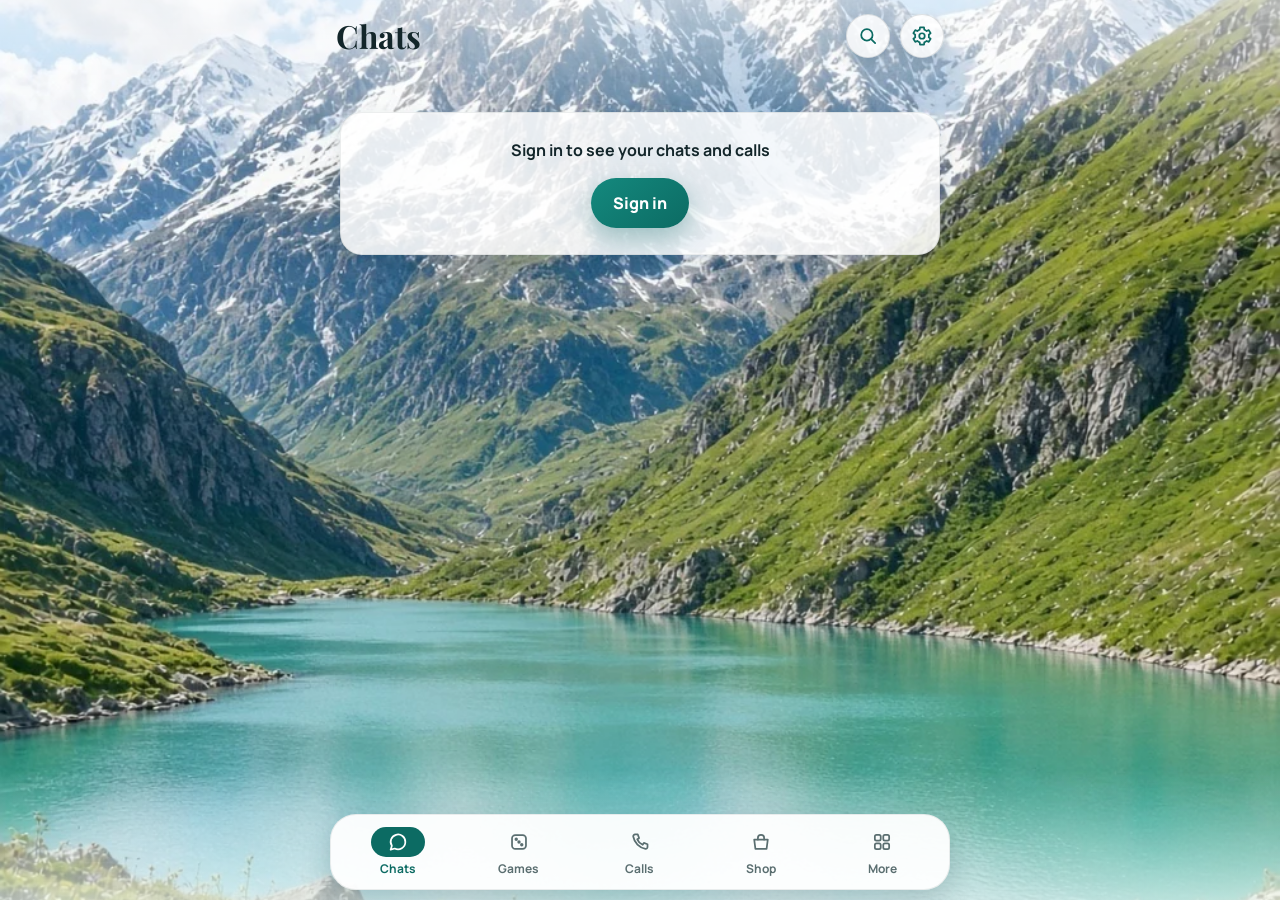
<file: index.html>
<!doctype html>
<html lang="ru">
<head>
  <meta charset="UTF-8" />
  <meta http-equiv="Content-Security-Policy" content="default-src 'self'; base-uri 'none'; object-src 'none'; frame-src 'none'; child-src 'none'; form-action 'none'; script-src 'self'; style-src 'self' 'unsafe-inline'; font-src 'self' data:; img-src 'self' data: blob:; media-src 'self' data: blob: https://xzzngrquomyiglktroqi.supabase.co; connect-src 'self' https://api.open-meteo.com https://xzzngrquomyiglktroqi.supabase.co wss://xzzngrquomyiglktroqi.supabase.co; manifest-src 'self'; worker-src 'self'" />
  <meta name="referrer" content="no-referrer" />
  <meta name="viewport" content="width=device-width, initial-scale=1, viewport-fit=cover" />
  <meta name="theme-color" content="#211a27" />
  <meta name="apple-mobile-web-app-capable" content="yes" />
  <meta name="apple-mobile-web-app-status-bar-style" content="black-translucent" />
  <meta name="description" content="GlowLetter — атмосферные персональные письма, умный редактор и растущая коллекция тёплых текстов и стихов." />
  <meta property="og:title" content="GlowLetter · Тёплые слова" />
  <meta property="og:description" content="Иногда одно письмо говорит больше, чем сотня сообщений." />
  <meta property="og:type" content="website" />
  <meta property="og:image" content="https://bezam.org/assets/og-glowletter.jpg?v=157" />
  <meta property="og:image:width" content="1200" />
  <meta property="og:image:height" content="628" />
  <meta name="twitter:card" content="summary_large_image" />
  <title>GlowLetter · Тёплые слова</title>
  <link rel="manifest" href="manifest.webmanifest?v=157" />
  <link rel="icon" href="favicon-48.png" type="image/png" sizes="48x48" />
  <link rel="apple-touch-icon" href="apple-touch-icon.png" />
  <link rel="stylesheet" href="fonts/local-fonts.css?v=157" />
  <script src="home-boot.js?v=157"></script>
  <link rel="stylesheet" href="styles.css?v=157" />
  <link rel="stylesheet" href="experience.css?v=157" />
  <link rel="stylesheet" href="email-auth.css?v=157" />
  <link rel="stylesheet" href="moments.css?v=157" data-glowletter-moments-style />
  <link rel="stylesheet" href="games.css?v=157" />
  <link rel="stylesheet" href="friends.css?v=157" />
  <link rel="stylesheet" href="couple.css?v=157" />
  <link rel="stylesheet" href="ultra.css?v=157" />
  <link rel="stylesheet" href="table-board.css?v=157" />
  <link rel="stylesheet" href="table-party.css?v=157" />
  <link rel="stylesheet" href="table-group.css?v=157" />
  <link rel="stylesheet" href="word.css?v=157" />
  <link rel="stylesheet" href="ranking.css?v=157" />
  <link rel="stylesheet" href="guard.css?v=157" />
  <link rel="stylesheet" href="admin.css?v=157" />
  <link rel="stylesheet" href="durak.css?v=157" />
  <link rel="stylesheet" href="shop.css?v=157" />
  <link rel="stylesheet" href="gift-fx.css?v=157" />
  <link rel="stylesheet" href="settings-menu.css?v=157" />
  <link rel="stylesheet" href="home-chats.css?v=157" />
  <link rel="stylesheet" href="themes.css?v=157" />
</head>
<body data-ui-theme="garnet">
  <!--
  THESIS: письмо — это подарок-наследие, а не страница с текстом; отказ от кремовой
  бумаги с курсивным антиквой, в которую скатывается вся категория «тёплых слов».
  OWN-WORLD: ковёр и золотное шитьё. Индиговая стена, поле цвета марены, шафрановое
  золото, слоновая кость. Кайма из повторяющихся полос обрамляет каждую поверхность;
  орнамент строится градиентами, без картинок. Manrope тяжёлых начертаний — голос
  интерфейса, Literata — голос письма. Иерархия только контрастом кегля и сеткой.
  STORY: человек видит вещь, которую не стыдно подарить, находит своё письмо за два
  касания и отдаёт его по ссылке или QR.
  FIRST VIEWPORT: тёмная стена, по центру — обрамлённый каймой медальон с иллюстрацией
  и названием; под ним одна крупная кнопка «Открыть письмо», ниже — золотая корзина «Магазин» (владелец 31.10), «Мои моменты» — в «Быстрых действиях».
  FORM: ковёр и золотное шитьё, кандидат 3 из семи, seed 81bd7076.
  FINISH: unreviewed and undocumented is unfinished; this build ends with the finish review, the verdict, and DESIGN.md
  -->
  <svg class="icon-sprite" aria-hidden="true" focusable="false" width="0" height="0" style="position:absolute">
    <symbol id="ic-home" viewBox="0 0 24 24"><path d="M4 10.6 12 4l8 6.6V19a1.4 1.4 0 0 1-1.4 1.4h-3.2v-5.6H10.6v5.6H7.4A1.4 1.4 0 0 1 6 19v-8.4Z"/></symbol>
    <symbol id="ic-note" viewBox="0 0 24 24"><path d="M9 18V5.6l10-1.8v12.4"/><circle cx="6.6" cy="18" r="2.4"/><circle cx="16.6" cy="16.2" r="2.4"/></symbol>
    <symbol id="ic-cloud" viewBox="0 0 24 24"><path d="M7.4 18.4a4 4 0 0 1-.4-8 5.2 5.2 0 0 1 10 1.2h.4a3.4 3.4 0 0 1 0 6.8Z"/></symbol>
    <symbol id="ic-heart" viewBox="0 0 24 24"><path d="M12 20 4.9 12.9a4.3 4.3 0 0 1 6.1-6.1l1 1 1-1a4.3 4.3 0 0 1 6.1 6.1Z"/></symbol>
    <symbol id="ic-dots" viewBox="0 0 24 24"><circle cx="5.5" cy="12" r="1.6"/><circle cx="12" cy="12" r="1.6"/><circle cx="18.5" cy="12" r="1.6"/></symbol>
    <symbol id="ic-clock" viewBox="0 0 24 24"><circle cx="12" cy="12" r="8.2"/><path d="M12 7.4V12l3.2 2"/></symbol>
    <symbol id="ic-copy" viewBox="0 0 24 24"><rect x="9" y="9" width="11" height="11" rx="2.2"/><path d="M15 9V6.2A2.2 2.2 0 0 0 12.8 4H6.2A2.2 2.2 0 0 0 4 6.2v6.6A2.2 2.2 0 0 0 6.2 15H9"/></symbol>
    <symbol id="ic-download" viewBox="0 0 24 24"><path d="M12 4v11m0 0 4.2-4.2M12 15l-4.2-4.2M4.5 19.5h15"/></symbol>
    <symbol id="ic-bookmark" viewBox="0 0 24 24"><path d="M6.5 4.6h11v15l-5.5-3.8-5.5 3.8Z"/></symbol>
    <symbol id="ic-book" viewBox="0 0 24 24"><path d="M12 6.4S10 4.6 4.6 4.6v12.8C10 17.4 12 19.4 12 19.4s2-2 7.4-2V4.6C14 4.6 12 6.4 12 6.4Zm0 0v13"/></symbol>
    <symbol id="ic-flag" viewBox="0 0 24 24"><path d="M6 20.4V4.2s2.4-.8 5 .6 5 .6 7 0v9.4c-2 .6-4.4 1.4-7 0s-5-.6-5-.6"/></symbol>
    <symbol id="ic-share" viewBox="0 0 24 24"><circle cx="18" cy="6" r="2.6"/><circle cx="6" cy="12" r="2.6"/><circle cx="18" cy="18" r="2.6"/><path d="m8.3 10.8 7.4-3.6m0 9.6-7.4-3.6"/></symbol>
    <symbol id="ic-plus" viewBox="0 0 24 24"><path d="M12 5.4v13.2M5.4 12h13.2"/></symbol>
    <symbol id="ic-qr" viewBox="0 0 24 24"><rect x="4" y="4" width="6.4" height="6.4" rx="1.2"/><rect x="13.6" y="4" width="6.4" height="6.4" rx="1.2"/><rect x="4" y="13.6" width="6.4" height="6.4" rx="1.2"/><path d="M13.6 13.6h3v3m3.4 0v3.4h-3.4"/></symbol>
    <symbol id="ic-image" viewBox="0 0 24 24"><rect x="3.8" y="5" width="16.4" height="14" rx="2.2"/><circle cx="8.8" cy="10" r="1.6"/><path d="m4.6 17 4.8-4.4 4 3.4 2.8-2.2 3.2 2.8"/></symbol>
    <symbol id="ic-rain" viewBox="0 0 24 24"><path d="M7.6 14.6a3.6 3.6 0 0 1-.4-7.2 4.8 4.8 0 0 1 9.2 1.1h.4a3.1 3.1 0 0 1 0 6.1Z"/><path d="M9 17.6 8 20m4-2.4L11 20m4-2.4L14 20"/></symbol>
    <symbol id="ic-moon" viewBox="0 0 24 24"><path d="M19.4 14.6A8 8 0 0 1 9.4 4.6a8 8 0 1 0 10 10Z"/></symbol>
    <symbol id="ic-expand" viewBox="0 0 24 24"><path d="M9 4.6H4.6V9m10.4-4.4h4.4V9M9 19.4H4.6V15m10.4 4.4h4.4V15"/></symbol>
    <symbol id="ic-bell" viewBox="0 0 24 24"><path d="M6.6 17.2V11a5.4 5.4 0 1 1 10.8 0v6.2Zm0 0h10.8M10.4 20h3.2"/></symbol>
    <symbol id="ic-fog" viewBox="0 0 24 24"><path d="M4.4 9h15.2M6.4 13h11.2M4.4 17h15.2"/></symbol>
    <symbol id="ic-snow" viewBox="0 0 24 24"><path d="M12 3.6v16.8M4.7 7.8l14.6 8.4M19.3 7.8 4.7 16.2"/></symbol>
    <symbol id="ic-bolt" viewBox="0 0 24 24"><path d="M13.4 3.2 6 13.4h5l-.4 7.4L18 10.6h-5Z"/></symbol>
    <symbol id="ic-close" viewBox="0 0 24 24"><path d="M6.4 6.4 17.6 17.6M17.6 6.4 6.4 17.6"/></symbol>
    <symbol id="ic-user" viewBox="0 0 24 24"><circle cx="12" cy="8.4" r="3.8"/><path d="M4.8 20c.7-3.7 3.7-5.6 7.2-5.6s6.5 1.9 7.2 5.6"/></symbol>
    <symbol id="ic-shield" viewBox="0 0 24 24"><path d="M12 3.6 19 6v6c0 4.2-3 7-7 8.4C8 19 5 16.2 5 12V6Z"/></symbol>
    <symbol id="ic-lock" viewBox="0 0 24 24"><rect x="5.2" y="10.4" width="13.6" height="9.4" rx="2.4"/><path d="M8.4 10.4V7.8a3.6 3.6 0 0 1 7.2 0v2.6"/></symbol>
    <symbol id="ic-check" viewBox="0 0 24 24"><path d="m5 12.6 4.6 4.6L19 7.8"/></symbol>
    <symbol id="ic-friends" viewBox="0 0 24 24"><circle cx="9" cy="8.6" r="3.3"/><path d="M3.4 19.4c.6-3.2 2.9-4.9 5.6-4.9s5 1.7 5.6 4.9"/><circle cx="16.6" cy="9.4" r="2.6"/><path d="M15.8 14.6c2.4-.2 4.3 1.2 4.8 3.9"/></symbol>
    <symbol id="ic-dice" viewBox="0 0 24 24"><rect x="4.4" y="4.4" width="15.2" height="15.2" rx="3.6"/><circle cx="9" cy="9" r=".9"/><circle cx="15" cy="9" r=".9"/><circle cx="12" cy="12" r=".9"/><circle cx="9" cy="15" r=".9"/><circle cx="15" cy="15" r=".9"/></symbol>
    <symbol id="ic-spark" viewBox="0 0 24 24"><path d="M12 3.6 13.8 9l5.4 1.8-5.4 1.8L12 18l-1.8-5.4L4.8 10.8 10.2 9Z"/></symbol>
    <symbol id="ic-sun" viewBox="0 0 24 24"><circle cx="12" cy="12" r="4.2"/><path d="M12 3.4v2.2M12 18.4v2.2M20.6 12h-2.2M5.6 12H3.4m14.1-6.1-1.6 1.6M8.1 15.9l-1.6 1.6m11 0-1.6-1.6M8.1 8.1 6.5 6.5"/></symbol>
    <symbol id="ic-mail" viewBox="0 0 24 24"><rect x="3.6" y="5.4" width="16.8" height="13.2" rx="2.2"/><path d="m4.4 7.4 7.6 5.4 7.6-5.4"/></symbol>
    <symbol id="ic-eye" viewBox="0 0 24 24"><path d="M2.8 12s3.4-6.2 9.2-6.2 9.2 6.2 9.2 6.2-3.4 6.2-9.2 6.2S2.8 12 2.8 12Z"/><circle cx="12" cy="12" r="2.8"/></symbol>
    <symbol id="ic-eye-off" viewBox="0 0 24 24"><path d="M9.9 6.1A9.6 9.6 0 0 1 12 5.8c5.8 0 9.2 6.2 9.2 6.2a16 16 0 0 1-2.7 3.4M6.6 7.7A15.4 15.4 0 0 0 2.8 12s3.4 6.2 9.2 6.2a9.3 9.3 0 0 0 4.6-1.2M9.9 10a2.8 2.8 0 0 0 4.1 4M4.4 4.4l15.2 15.2"/></symbol>
  </svg>
  <div class="app" id="app">
    <div class="cinematic-bg" id="cinematicBg" aria-hidden="true"></div>
    <video class="home-video" id="homeVideo" muted loop playsinline preload="none" disablepictureinpicture disableremoteplayback aria-hidden="true" tabindex="-1"></video>
    <div class="color-wash" aria-hidden="true"></div>
    <div class="vignette" aria-hidden="true"></div>
    <div class="film-grain" aria-hidden="true"></div>
    <div class="night-stars" id="nightStars" aria-hidden="true"></div>
    <div class="meteors" id="meteors" aria-hidden="true"></div>
    <div class="leaves" id="leaves" aria-hidden="true"></div>
    <div class="embers" id="embers" aria-hidden="true"></div>
    <canvas class="rain-canvas" id="rainCanvas" aria-hidden="true"></canvas>

    <header class="topbar">
      <button class="round-control home-control" id="homeButton" type="button" aria-label="На главный экран" hidden><svg class="ic" aria-hidden="true" focusable="false"><use href="#ic-home"/></svg></button>
      <button class="round-control sound-button" id="soundButton" type="button" aria-label="Включить аудио" aria-pressed="false" hidden>
        <span class="sound-bars" aria-hidden="true"><i></i><i></i><i></i></span>
      </button>
      <div class="topbar-spacer"></div>
      <button class="round-control ranking-button" id="rankingButton" type="button" aria-label="Рейтинг"><svg class="top-trophy" viewBox="0 0 32 32" aria-hidden="true" focusable="false"><defs><linearGradient id="topTrophyGold" x1="0" y1="0" x2="0" y2="1"><stop offset="0" stop-color="#ffe9a3"/><stop offset=".5" stop-color="#f2b43a"/><stop offset="1" stop-color="#b9750f"/></linearGradient></defs><path d="M9 6h14v6a7 7 0 0 1-14 0Z" fill="url(#topTrophyGold)"/><path d="M9 8H5.5a4 4 0 0 0 4.2 5.4M23 8h3.5a4 4 0 0 1-4.2 5.4" fill="none" stroke="#d99a22" stroke-width="2" stroke-linecap="round"/><path d="M14 18.5h4l.8 4h-5.6Z" fill="#d99a22"/><rect x="10.5" y="22.5" width="11" height="4" rx="1.4" fill="url(#topTrophyGold)"/><path d="M12.4 8.4c.2 2.6 1 4.4 2.6 5.6" fill="none" stroke="#fff6d6" stroke-width="1.4" stroke-linecap="round" opacity=".85"/></svg></button>
      <button class="round-control language-button" id="languageButton" type="button" aria-label="Изменить язык">RU</button>
      <button class="round-control" id="libraryButton" type="button" aria-label="Коллекция писем"><svg class="ic" aria-hidden="true" focusable="false"><use href="#ic-heart"/></svg></button>
      <button class="round-control" id="settingsButton" type="button" aria-label="Настройки"><svg class="ic" aria-hidden="true" focusable="false"><use href="#ic-dots"/></svg></button>
    </header>

    <div class="app-update" id="appUpdateBanner" role="status" aria-live="polite" hidden>
      <svg class="ic" aria-hidden="true" focusable="false"><use href="#ic-spark"/></svg>
      <p class="app-update-text" id="appUpdateText">Вышла новая версия GlowLetter</p>
      <button class="app-update-action" id="appUpdateAction" type="button">Обновить</button>
      <button class="app-update-close" id="appUpdateClose" type="button" aria-label="Скрыть"><svg class="ic" aria-hidden="true" focusable="false"><use href="#ic-close"/></svg></button>
    </div>

    <main>
      <section class="home-screen" id="homeScreen" aria-label="Главный экран">
        <div class="home-brand" aria-hidden="true"><b>GlowLetter<svg viewBox="0 0 24 24" focusable="false"><path d="M12 20.7 4.3 13a4.6 4.6 0 0 1 6.5-6.5l1.2 1.2 1.2-1.2A4.6 4.6 0 0 1 19.7 13Z"/></svg></b><small id="homeBrandTagline">Тёплые слова находят путь</small></div>
        <div class="home-hero">
        <div class="brand-card">
          <h1>Тёплые слова<br /><em>находят путь</em></h1>
          <p class="brand-copy">Тёплые слова для тех, кто действительно важен.</p>
        </div>
          <p class="sender-line" hidden></p>
          <button class="seal-button" id="openStoryButton" type="button">
            <span class="seal-sparks" aria-hidden="true"><i></i><i></i><i></i><i></i><i></i><i></i><i></i><i></i><i></i><i></i><i></i><i></i></span>
            <span class="seal-mark" aria-hidden="true">
              <span class="seal-heart">
                <svg class="seal-heart-core" viewBox="0 0 24 24" aria-hidden="true" focusable="false"><path d="M12 20.7 4.3 13a4.6 4.6 0 0 1 0-6.5 4.6 4.6 0 0 1 6.5 0l1.2 1.2 1.2-1.2a4.6 4.6 0 0 1 6.5 0 4.6 4.6 0 0 1 0 6.5Z"/></svg>
                <i class="seal-heart-shine"></i>
                <i class="seal-heart-spark seal-heart-spark-one"></i>
                <i class="seal-heart-spark seal-heart-spark-two"></i>
              </span>
            </span>
            <span>Открыть письмо</span>
            <svg class="seal-arrow" viewBox="0 0 24 24" aria-hidden="true" focusable="false"><path d="M4 12h15m-6-6 6 6-6 6" fill="none" stroke="currentColor" stroke-width="1.8" stroke-linecap="round" stroke-linejoin="round"/></svg>
          </button>
        </div>
        <div class="home-bottom">
          <div class="online-strip" id="onlineStrip" hidden></div>
          <div class="home-smart-actions">
            <button class="smart-link moments-link shop-link" id="shopOpenHome" type="button" data-open-shop><span><svg class="ic home-basket" viewBox="0 0 24 24" aria-hidden="true" focusable="false"><defs><linearGradient id="homeBasketGold" x1="0" y1="0" x2="0" y2="1"><stop offset="0" stop-color="#ffe9a8"/><stop offset=".55" stop-color="#f2c46f"/><stop offset="1" stop-color="#b47c28"/></linearGradient></defs><path d="M7.4 9.4 10.7 3.9M16.6 9.4 13.3 3.9" stroke="url(#homeBasketGold)" stroke-width="1.8"/><path d="M2.9 9.1h18.2a.9.9 0 0 1 .88 1.1l-1.88 8.3a2.2 2.2 0 0 1-2.15 1.7H6.05a2.2 2.2 0 0 1-2.15-1.7L2.02 10.2a.9.9 0 0 1 .88-1.1Z" fill="url(#homeBasketGold)" stroke="none"/><path d="M8.7 12.4v4.9M12 12.4v4.9M15.3 12.4v4.9" stroke="#6b4614" stroke-width="1.4" opacity=".6"/></svg></span> <span id="shopOpenHomeLabel">Магазин</span></button>
            <button class="smart-link games-link" id="gamesOpenHome" type="button"><span><svg class="ic home-die" viewBox="0 0 24 24" aria-hidden="true" focusable="false"><defs><linearGradient id="homeDieFill" x1="0" y1="0" x2="0" y2="1"><stop offset="0" stop-color="#ffb0bd"/><stop offset="1" stop-color="#ec6f86"/></linearGradient></defs><rect x="3.6" y="3.6" width="16.8" height="16.8" rx="4.2" fill="url(#homeDieFill)" stroke="#ffd0d8" stroke-width=".8"/><g fill="#fff"><circle cx="8.6" cy="8.6" r="1.35"/><circle cx="15.4" cy="8.6" r="1.35"/><circle cx="12" cy="12" r="1.35"/><circle cx="8.6" cy="15.4" r="1.35"/><circle cx="15.4" cy="15.4" r="1.35"/></g></svg></span> <span id="gamesOpenHomeLabel">Игры для двоих</span> <b class="replies-badge" id="gamesResultsBadge" hidden>0</b></button>
            <button class="smart-link couple-link" id="coupleOpenHome" type="button"><svg class="ic" aria-hidden="true" focusable="false"><use href="#ic-heart"/></svg> <span id="coupleOpenHomeLabel">Мы вдвоём</span> <b class="replies-badge" id="coupleBadge" hidden>0</b></button>
            <button class="smart-link friends-link" id="friendsOpenHome" type="button"><svg class="ic" aria-hidden="true" focusable="false"><use href="#ic-friends"/></svg> <span id="friendsOpenHomeLabel">Друзья</span> <b class="replies-badge" id="friendsBadge" hidden>0</b></button>
            <button class="smart-link world-link" id="worldOpenHome" type="button"><span class="world-globe" aria-hidden="true">🌍</span> <span id="worldOpenHomeLabel">Наш мир</span> <svg class="world-arrow" viewBox="0 0 24 24" aria-hidden="true" focusable="false"><path d="M4 12h15m-6-6 6 6-6 6" fill="none" stroke="currentColor" stroke-width="1.8" stroke-linecap="round" stroke-linejoin="round"/></svg> <b class="replies-badge" id="worldBadge" hidden>1</b></button>
            <button class="smart-link home-poem-link" id="homeNewPoem" type="button" hidden><svg class="ic" aria-hidden="true" focusable="false"><use href="#ic-note"/></svg> <span id="homeNewPoemLabel">Новое в коллекции</span></button>
            <button class="smart-link home-signin-link" id="homeSignIn" type="button" hidden><svg class="ic" aria-hidden="true" focusable="false"><use href="#ic-user"/></svg> <span id="homeSignInLabel">Войти — покупки и прогресс сохранятся</span></button>
          </div>
          <section class="home-quick" id="homeQuick" aria-labelledby="homeQuickTitle">
            <h2><svg viewBox="0 0 24 24" aria-hidden="true" focusable="false"><path d="M12 20.7 4.3 13a4.6 4.6 0 0 1 6.5-6.5l1.2 1.2 1.2-1.2A4.6 4.6 0 0 1 19.7 13Z"/></svg><span id="homeQuickTitle">Быстрые действия</span></h2>
            <div class="home-quick-grid">
              <button type="button" class="home-quick-moments" id="momentsOpenHome"><span><svg class="ic" aria-hidden="true" focusable="false"><use href="#ic-clock"/></svg></span> Мои моменты <b class="replies-badge" id="momentsRepliesBadge" hidden>0</b></button>
              <button type="button" data-home-quick="write"><span class="home-quick-ic" aria-hidden="true">💌</span><span id="homeQuickWrite">Написать письмо</span></button>
              <button type="button" data-home-quick="draw"><span class="home-quick-ic" aria-hidden="true">🎨</span><span id="homeQuickDraw">Рисовать вместе</span></button>
              <button type="button" data-home-quick="bear"><span class="home-quick-ic" aria-hidden="true">🧸</span><span id="homeQuickBear">Тёпа в гости</span></button>
              <button type="button" data-home-quick="sticker"><span class="home-quick-ic" aria-hidden="true">💝</span><span id="homeQuickStickers">Наклейки</span></button>
              <button type="button" class="home-quick-durak" data-open-durak><span class="home-quick-ic" aria-hidden="true">🃏</span><span id="homeQuickDurak">Дурак</span></button>
              <button type="button" class="home-quick-checkers" data-open-checkers><span class="home-quick-ic" aria-hidden="true">⚪</span><span id="homeQuickCheckers">Шашки</span></button>
              <button type="button" class="home-quick-shop" data-open-shop><span class="home-quick-ic" aria-hidden="true">🎁</span><span id="homeQuickShop">Магазин</span></button>
            </div>
          </section>
          <p class="free-note"><span>10 писем бесплатно</span><i></i><span>полный доступ — <span class="price-label">7,99 €/месяц</span></span></p>
          <a class="home-contact" id="homeContact" href="mailto:ggooglov9@gmail.com?subject=GlowLetter"><span id="homeContactLabel">Сотрудничество и предложения</span><b>ggooglov9@gmail.com</b></a>
        </div>
      </section>

      <section class="letter-stage" id="letterStage" hidden aria-live="polite">
        <div class="stage-caption">
          <span class="caption-line"></span>
          <p id="stageCaption">Вечер сохранил эти слова для тебя</p>
          <span class="caption-line"></span>
        </div>

        <article class="letter" id="letter" aria-labelledby="letterTitle">
          <div class="paper-edge" aria-hidden="true"></div>
          <header class="letter-meta">
            <span><span id="letterForLabel">для</span> <strong id="letterTo">получателя</strong></span>
            <span id="letterNumber">01 / 50</span>
          </header>
          <h2 id="letterTitle">Несколько слов для тебя</h2>
          <p class="letter-text" id="letterText"></p>
          <small class="letter-author" id="letterAuthor" hidden></small>
          <footer class="signature">
            <span>С теплом,</span>
            <strong id="letterFrom">отправитель</strong>
          </footer>
          <button class="paper-copy" id="copyLetter" type="button"><svg class="ic" aria-hidden="true" focusable="false"><use href="#ic-copy"/></svg> Копировать текст</button>
        </article>

        <nav class="letter-actions" aria-label="Переключение писем">
          <button class="glass-action" id="previousLetter" type="button" aria-label="Предыдущее письмо">←</button>
          <button class="main-action" id="nextLetter" type="button">Следующее письмо <span>→</span></button>
        </nav>
        <div class="secondary-actions">
          <button class="glass-action share-letter-action" id="shareButton" type="button" aria-label="Поделиться письмом">
            <span class="share-letter-icon" aria-hidden="true">
              <i class="share-line share-line-top"></i>
              <i class="share-line share-line-bottom"></i>
              <i class="share-node share-node-start"></i>
              <i class="share-node share-node-top"></i>
              <i class="share-node share-node-bottom"></i>
            </span>
            <span id="shareButtonLabel">Поделиться</span>
          </button>
          <button id="favoriteButton" type="button"><svg class="ic" aria-hidden="true" focusable="false"><use href="#ic-bookmark"/></svg> Сохранить</button>
          <button class="go-home home-return" type="button"><svg class="ic" aria-hidden="true" focusable="false"><use href="#ic-home"/></svg> На главную</button>
        </div>
        <button class="content-report-link" id="reportLetterButton" type="button" hidden><svg class="ic" aria-hidden="true" focusable="false"><use href="#ic-flag"/></svg> Пожаловаться на письмо</button>
        <section class="reply-bar" id="replyBar" aria-labelledby="replyTitle" hidden>
          <h3 id="replyTitle">Ответить отправителю</h3>
          <p id="replyLead">Один тап, и отправитель узнает, что письмо дошло.</p>
          <div class="reply-reactions" id="replyReactions">
            <button type="button" data-reaction="heart" aria-pressed="false"><span aria-hidden="true">❤️</span> <span id="reactionHeartLabel">Тронуло</span></button>
            <button type="button" data-reaction="thanks" aria-pressed="false"><span aria-hidden="true">🙏</span> <span id="reactionThanksLabel">Спасибо</span></button>
            <button type="button" data-reaction="smile" aria-pressed="false"><span aria-hidden="true">😊</span> <span id="reactionSmileLabel">Улыбаюсь</span></button>
            <button type="button" data-reaction="tears" aria-pressed="false"><span aria-hidden="true">🥹</span> <span id="reactionTearsLabel">До слёз</span></button>
          </div>
          <label class="reply-field" id="replyField" for="replyMessage"><span id="replyMessageLabel">Пара слов · необязательно</span><textarea id="replyMessage" maxlength="240" rows="2" autocomplete="off"></textarea></label>
          <div class="reply-actions">
            <button id="replySend" type="button"><span id="replySendLabel">Отправить</span></button>
            <button id="saveLetterButton" type="button"><span id="saveLetterLabel">Сохранить письмо себе</span></button>
          </div>
          <p class="reply-status" id="replyStatus" role="status" aria-live="polite"></p>
        </section>
      </section>
    </main>

    <div class="panel-layer center-layer" id="setupLayer" aria-hidden="true">
      <button class="panel-backdrop" id="setupBackdrop" type="button" aria-label="Закрыть"></button>
      <section class="setup-card" role="dialog" aria-modal="true" aria-labelledby="setupTitle">
        <button class="panel-close setup-close" id="setupClose" type="button" aria-label="Закрыть">×</button>
        <h2 id="setupTitle">Для кого это письмо?</h2>
        <p class="setup-note">Имена нужны только для личного обращения и подписи.</p>
        <form id="setupForm">
          <div class="simple-form">
            <label><span>От кого</span><input id="setupSenderName" dir="auto" maxlength="36" autocomplete="name" placeholder="Ваше имя" /></label>
            <label><span>Для кого</span><input id="setupRecipientName" dir="auto" maxlength="36" autocomplete="off" placeholder="Имя получателя" /></label>
          </div>
          <div class="publication-audio setup-audio" id="setupAudio">
            <button class="publication-audio-pick" id="setupAudioButton" type="button" aria-pressed="false"><i><svg class="ic" aria-hidden="true" focusable="false"><use id="setupAudioIcon" href="#ic-plus"/></svg></i><span><strong id="setupAudioTitle">Добавить своё аудио</strong><small id="setupAudioNote">Получатель услышит его, открыв письмо · MP3, M4A, AAC, OGG или WAV · до 12 МБ</small></span></button>
            <div class="publication-audio-actions"><button id="setupAudioRemove" type="button" hidden>× Убрать аудио</button></div>
          </div>
          <p class="setup-error" id="setupError" hidden>Введите обычные имена или семейные роли.</p>
          <button class="generate-button" type="submit"><span class="generate-spark"><svg class="ic" aria-hidden="true" focusable="false"><use href="#ic-heart"/></svg></span><span id="setupSubmitLabel">Открыть письмо</span><i>→</i></button>
        </form>
        <button class="setup-home go-home" type="button"><svg class="ic" aria-hidden="true" focusable="false"><use href="#ic-home"/></svg> На главную</button>
      </section>
    </div>

    <div class="panel-layer" id="libraryLayer" aria-hidden="true">
      <button class="panel-backdrop" id="libraryBackdrop" type="button" aria-label="Закрыть коллекцию"></button>
      <section class="side-panel library-panel" role="dialog" aria-modal="true" aria-labelledby="libraryTitle">
        <header class="panel-header sticky-header">
          <div><h2 id="libraryTitle">Коллекция</h2></div>
          <div class="panel-header-actions"><button class="panel-home go-home" type="button"><svg class="ic" aria-hidden="true" focusable="false"><use href="#ic-home"/></svg> На главную</button><button class="panel-close" id="libraryClose" type="button" aria-label="Закрыть">×</button></div>
        </header>
        <p class="library-pick-note" id="libraryPickNote" hidden></p>
        <div class="library-summary"><strong id="accessLabel">10 писем открыто</strong><span>Каждый текст автоматически обращается к выбранному человеку.</span></div>
        <div class="category-row" id="categoryRow" role="tablist">
          <button class="is-active" data-category="all" type="button">Все</button>
          <button data-category="warm" type="button">Тепло</button>
          <button data-category="gratitude" type="button">Спасибо</button>
          <button data-category="support" type="button">Поддержка</button>
          <button data-category="family" type="button">Семья</button>
          <button data-category="poem" type="button" hidden>Стихи</button>
        </div>
        <div class="quote-list" id="quoteList"></div>
      </section>
    </div>

    <div class="panel-layer" id="settingsLayer" aria-hidden="true">
      <button class="panel-backdrop" id="settingsBackdrop" type="button" aria-label="Закрыть настройки"></button>
      <section class="side-panel settings-panel" role="dialog" aria-modal="true" aria-labelledby="settingsTitle">
        <header class="panel-header">
          <div><h2 id="settingsTitle">Настроение</h2></div>
          <div class="panel-header-actions"><button class="panel-home go-home" type="button"><svg class="ic" aria-hidden="true" focusable="false"><use href="#ic-home"/></svg> На главную</button><button class="panel-close" id="settingsClose" type="button" aria-label="Закрыть">×</button></div>
        </header>

        <details class="settings-section" open>
          <summary id="settingsLetterTitle">Письмо</summary>
          <div class="settings-section-body">
        <fieldset class="profile-picker">
          <legend>Личное обращение</legend>
          <div class="simple-form">
            <label><span>От кого</span><input id="settingsSenderName" type="text" dir="auto" maxlength="36" autocomplete="name" placeholder="Ваше имя" /></label>
            <label><span>Для кого</span><input id="settingsRecipientName" type="text" dir="auto" maxlength="36" autocomplete="off" placeholder="Имя получателя" /></label>
          </div>
          <p class="setup-error" id="settingsNamesError" hidden>Введите обычные имена или семейные роли.</p>
        </fieldset>

        <fieldset class="language-picker">
          <legend>Язык приложения и писем</legend>
          <button class="is-active" type="button" data-lang="ru" lang="ru">RU <span>Русский</span></button>
          <button type="button" data-lang="en" lang="en">EN <span>English</span></button>
          <button type="button" data-lang="fr" lang="fr">FR <span>Français</span></button>
          <button type="button" data-lang="de" lang="de">DE <span>Deutsch</span></button>
          <button type="button" data-lang="es" lang="es">ES <span>Español</span></button>
          <button type="button" data-lang="it" lang="it">IT <span>Italiano</span></button>
          <button type="button" data-lang="pl" lang="pl">PL <span>Polski</span></button>
          <button type="button" data-lang="uk" lang="uk">UK <span>Українська</span></button>
          <button type="button" data-lang="pt" lang="pt">PT <span>Português</span></button>
          <button type="button" data-lang="tr" lang="tr">TR <span>Türkçe</span></button>
          <button type="button" data-lang="ja" lang="ja">JA <span>日本語</span></button>
          <button type="button" data-lang="ko" lang="ko">KO <span>한국어</span></button>
          <button type="button" data-lang="zh" lang="zh-Hant">ZH <span>繁體中文</span></button>
          <button type="button" data-lang="ar" lang="ar">AR <span>العربية</span></button>
          <button type="button" data-lang="ind" lang="id">IND <span>Bahasa Indonesia</span></button>
        </fieldset>

          </div>
        </details>


        <details class="settings-section">
          <summary id="settingsLookTitle">Оформление</summary>
          <div class="settings-section-body">
        <fieldset class="scene-picker theme-picker">
          <legend id="scenePickerTitle">Тема</legend>
          <div class="scene-grid theme-grid" role="radiogroup" aria-labelledby="scenePickerTitle">
            <button type="button" role="radio" aria-checked="false" data-theme-id="alps" data-look="light"><img src="assets/scenes/alpine-lake-thumb.webp" alt="" width="270" height="480" loading="lazy" decoding="async" /><span>Горное озеро</span><em>Светлая</em></button>
            <button type="button" role="radio" aria-checked="false" data-theme-id="morning" data-look="light"><img src="assets/scenes/sea-morning-thumb.webp" alt="" width="270" height="480" loading="lazy" decoding="async" /><span>Утро у моря</span><em>Светлая</em></button>
            <button type="button" role="radio" aria-checked="false" data-theme-id="sunset" data-look="dark"><img src="assets/scenes/sea-sunset-thumb.webp" alt="" width="270" height="480" loading="lazy" decoding="async" /><span>Закат у моря</span><em>Тёмная</em></button>
            <button type="button" role="radio" aria-checked="false" data-theme-id="mountains" data-look="dark"><img src="assets/scenes/mountain-sunset-thumb.webp" alt="" width="270" height="480" loading="lazy" decoding="async" /><span>Закат в горах</span><em>Тёмная</em></button>
            <button type="button" role="radio" aria-checked="false" data-theme-id="aurora" data-look="dark"><img src="assets/scenes/aurora-thumb.webp" alt="" width="270" height="480" loading="lazy" decoding="async" /><span>Северное сияние</span><em>Тёмная</em></button>
            <button type="button" role="radio" aria-checked="false" data-theme-id="cabin" data-look="dark"><img src="assets/scenes/cabin-night-thumb.webp" alt="" width="270" height="480" loading="lazy" decoding="async" /><span>Ночной домик</span><em>Тёмная</em></button>
          </div>
        </fieldset>
          </div>
        </details>

        <details class="settings-section">
          <summary id="settingsSoundTitle">Звук</summary>
          <div class="settings-section-body">
        <fieldset class="track-picker">
          <legend>Аудио письма</legend>
          <button class="track-option custom-track" id="customTrackButton" type="button"><i><svg class="ic" aria-hidden="true" focusable="false"><use href="#ic-plus"/></svg></i><span><strong>Добавить своё аудио</strong><small id="customTrackName">MP3, M4A, AAC, OGG или WAV · до 12 МБ</small></span><b><svg class="ic" aria-hidden="true" focusable="false"><use href="#ic-check"/></svg></b></button>
          <button class="audio-remove" id="removeAudioButton" type="button" hidden><svg class="ic" aria-hidden="true" focusable="false"><use href="#ic-close"/></svg> Убрать аудио</button>
          <small class="audio-share-note" id="audioShareNote">В персональной ссылке аудио доступно получателю до 12 часов.</small>
          <input class="visually-hidden" id="customTrackInput" type="file" accept="audio/mpeg,audio/mp4,audio/aac,audio/ogg,audio/wav,.mp3,.m4a,.aac,.ogg,.wav" />
        </fieldset>
          </div>
        </details>

        <details class="settings-section">
          <summary id="settingsAccountTitle">Аккаунт</summary>
          <div class="settings-section-body">
        <section class="account-card" id="accountCard" aria-labelledby="accountTitle" data-signed-in="false">
          <div class="account-heading">
            <span class="account-mark" aria-hidden="true"><svg class="ic" aria-hidden="true" focusable="false"><use href="#ic-user"/></svg></span>
            <div><strong id="accountTitle">Аккаунт и синхронизация</strong><small id="accountStatus" role="status" aria-live="polite">Проверяю вход…</small></div>
          </div>
          <div class="account-guest" id="accountGuest">
            <p id="accountGuestNote">Сохраните письма и настройки на всех своих устройствах.</p>
            <div class="account-actions">
              <button class="oauth-button google" id="googleSignIn" type="button" hidden disabled><b aria-hidden="true">G</b><span>Продолжить с Google</span></button>
              <button class="oauth-button apple" id="appleSignIn" type="button" hidden disabled><img id="appleSignInArtwork" src="assets/auth/apple-continue-ru.png" alt="" width="375" height="44" /><span class="visually-hidden">Продолжить с Apple</span></button>
              <button class="oauth-button facebook" id="facebookSignIn" type="button" hidden disabled><b aria-hidden="true">f</b><span>Продолжить с Facebook</span></button>
            </div>
            <section class="email-auth" id="emailAuth" aria-labelledby="emailAuthTitle">
              <div class="email-auth-divider"><span></span><b id="emailAuthOr">или по e-mail</b><span></span></div>
              <h3 class="visually-hidden" id="emailAuthTitle">Вход или регистрация по e-mail</h3>
              <div class="email-auth-tabs" role="tablist">
                <button class="is-active" id="emailLoginTab" type="button" role="tab" aria-selected="true" aria-controls="emailLoginPane">Войти</button>
                <button id="emailRegisterTab" type="button" role="tab" aria-selected="false" aria-controls="emailRegisterPane">Регистрация</button>
              </div>
              <form class="email-auth-form" id="emailLoginPane" autocomplete="on">
                <label><span id="emailLoginEmailLabel">E-mail</span><input id="emailLoginEmail" type="email" autocomplete="email" maxlength="254" required /></label>
                <label><span id="emailLoginPasswordLabel">Пароль</span><input id="emailLoginPassword" type="password" autocomplete="current-password" minlength="8" maxlength="128" required /></label>
                <button class="email-auth-primary" id="emailLoginSubmit" type="submit">Войти</button>
                <button class="email-auth-secondary" id="emailLoginWithCode" type="button">Войти по коду из письма</button>
                <button class="email-auth-secondary" id="emailForgotPassword" type="button">Забыли пароль?</button>
              </form>
              <form class="email-auth-form" id="emailRegisterPane" autocomplete="on" hidden>
                <label><span id="emailRegisterNameLabel">Ваше имя</span><input id="emailRegisterName" type="text" dir="auto" autocomplete="name" maxlength="60" /></label>
                <label><span id="emailRegisterEmailLabel">E-mail</span><input id="emailRegisterEmail" type="email" autocomplete="email" maxlength="254" required /></label>
                <label><span id="emailRegisterPasswordLabel">Придумайте пароль</span><input id="emailRegisterPassword" type="password" autocomplete="new-password" minlength="8" maxlength="128" required /></label>
                <small id="emailPasswordHint">Минимум 8 символов. Никому не сообщайте пароль и код.</small>
                <button class="email-auth-primary" id="emailRegisterSubmit" type="submit">Получить код</button>
              </form>
              <form class="email-auth-form email-code-form" id="emailVerifyPane" autocomplete="one-time-code" hidden>
                <div class="email-code-heading"><span><svg class="ic" aria-hidden="true" focusable="false"><use href="#ic-mail"/></svg></span><div><strong id="emailCodeTitle">Введите код из письма</strong><small id="emailCodeSentTo"></small></div></div>
                <label><span id="emailCodeLabel">Код подтверждения</span><input id="emailCode" type="text" inputmode="numeric" autocomplete="one-time-code" pattern="[0-9]{6}" maxlength="6" placeholder="000000" required /></label>
                <button class="email-auth-primary" id="emailVerifySubmit" type="submit">Подтвердить e-mail</button>
                <button class="email-auth-secondary" id="emailResendCode" type="button">Отправить код ещё раз</button>
                <button class="email-auth-secondary" id="emailChangeAddress" type="button">Изменить e-mail</button>
              </form>
              <form class="email-auth-form" id="emailNewPasswordPane" autocomplete="on" hidden>
                <div class="email-code-heading"><span aria-hidden="true"><svg class="ic" aria-hidden="true" focusable="false"><use href="#ic-lock"/></svg></span><div><strong id="emailNewPasswordTitle">Придумайте новый пароль</strong><small id="emailNewPasswordNote">Минимум 8 символов. Никому его не сообщайте.</small></div></div>
                <label><span id="emailNewPasswordLabel">Новый пароль</span><input id="emailNewPassword" type="password" autocomplete="new-password" minlength="8" maxlength="128" required /></label>
                <button class="email-auth-primary" id="emailNewPasswordSubmit" type="submit">Сохранить пароль</button>
              </form>
              <p class="email-auth-status" id="emailAuthStatus" role="status" aria-live="polite"></p>
            </section>
          </div>
          <div class="account-user" id="accountUser" hidden>
            <button class="account-avatar-button" id="accountAvatarButton" type="button" aria-label="Изменить фото профиля">
              <img id="accountAvatarImage" alt="" hidden />
              <span class="account-avatar" id="accountAvatar" aria-hidden="true">G</span>
              <span class="account-avatar-edit"><svg class="ic" aria-hidden="true" focusable="false"><use href="#ic-image"/></svg></span>
            </button>
            <input id="accountAvatarInput" type="file" accept="image/*" hidden />
            <div class="account-profile-copy">
              <p><strong id="accountUserName">GlowLetter</strong><small id="accountUserEmail"></small></p>
              <div class="account-plan-line">
                <b class="account-admin-badge" id="accountAdminBadge" hidden>АДМИНИСТРАТОР</b>
                <b class="account-plan-badge" id="accountPlanBadge" data-plan="checking">…</b>
                <small class="account-plan-status" id="accountPlanStatus" role="status" aria-live="polite">План: проверяется…</small>
              </div>
            </div>
            <div class="account-user-actions">
              <button class="account-notification-button" id="notificationBell" type="button" aria-label="Уведомления" hidden>
                <svg viewBox="0 0 24 24" aria-hidden="true"><path d="M18 9a6 6 0 0 0-12 0c0 7-3 7-3 9h18c0-2-3-2-3-9M10 21h4" /></svg>
                <span id="notificationBellLabel">Уведомления</span>
                <b id="notificationUnreadBadge" aria-hidden="true" hidden>0</b>
              </button>
              <button id="accountSignOut" type="button">Выйти</button><button class="account-delete" id="accountDelete" type="button">Удалить аккаунт</button>
            </div>
          </div>
          <div class="account-password" id="accountPassword" hidden>
            <button class="install-button" id="accountPasswordToggle" type="button"><svg class="ic" aria-hidden="true" focusable="false"><use href="#ic-lock"/></svg> Задать пароль для входа</button>
            <form class="account-password-form" id="accountPasswordForm" autocomplete="on" hidden>
              <label class="email-auth-field" for="accountPasswordInput"><span id="accountPasswordLabel">Новый пароль</span><input id="accountPasswordInput" type="password" autocomplete="new-password" minlength="8" maxlength="128" required /></label>
              <label class="email-auth-field" for="accountPasswordConfirm"><span id="accountPasswordConfirmLabel">Повторите пароль</span><input id="accountPasswordConfirm" type="password" autocomplete="new-password" minlength="8" maxlength="128" required /></label>
              <p class="account-password-note" id="accountPasswordNote">Минимум 8 символов. После сохранения можно будет входить по адресу и паролю, а не только по коду.</p>
              <p class="account-password-status" id="accountPasswordStatus" role="status" aria-live="polite"></p>
              <button class="email-auth-primary" id="accountPasswordSubmit" type="submit">Сохранить пароль</button>
            </form>
          </div>
          <div class="account-support" id="accountSupport" hidden>
            <div class="account-support-id">
              <span>ID для поддержки</span>
              <code id="accountSupportId">—</code>
            </div>
            <button class="account-id-copy" id="copyAccountId" type="button" aria-label="Скопировать ID аккаунта"><svg class="ic" aria-hidden="true" focusable="false"><use href="#ic-copy"/></svg> Скопировать</button>
            <small class="account-support-note" id="accountSupportNote">Это не пароль. Передавайте ID только официальной поддержке GlowLetter.</small>
          </div>
          <p class="account-privacy" id="accountPrivacyNote">Личное аудио хранится на устройстве; при отправке персональной ссылки временная копия доступна до 12 часов.</p>
        </section>

        <button class="admin-open-button" id="adminOpenButton" type="button" hidden><svg class="ic" aria-hidden="true" focusable="false"><use href="#ic-shield"/></svg><span id="adminOpenLabel">Админ-панель</span><i aria-hidden="true">→</i></button>
          </div>
        </details>

        <details class="settings-section" id="settingsWallet">
          <summary id="settingsWalletTitle">Светлячки и пин-код</summary>
          <div class="settings-section-body" data-shop-settings></div>
        </details>

        <details class="settings-section">
          <summary id="settingsAppTitle">Приложение</summary>
          <div class="settings-section-body">
        <section class="subscription-card" id="subscriptionCard" data-plan="checking" aria-labelledby="subscriptionTitle">
          <div class="subscription-head">
            <span class="subscription-mark" aria-hidden="true"><svg class="ic" aria-hidden="true" focusable="false"><use href="#ic-bookmark"/></svg></span>
            <div class="subscription-copy">
              <strong id="subscriptionTitle">Ваш доступ</strong>
              <small id="subscriptionStatus" role="status" aria-live="polite">Проверяю доступ…</small>
            </div>
            <b class="subscription-badge" id="subscriptionBadge" data-plan="checking">…</b>
          </div>
          <p class="subscription-note" id="subscriptionNote"></p>
          <div class="subscription-actions">
            <button class="install-button" id="manageSubscriptionButton" type="button" hidden><svg class="ic" aria-hidden="true" focusable="false"><use href="#ic-clock"/></svg> Управление подпиской</button>
            <button class="install-button" id="settingsRestoreButton" type="button"><svg class="ic" aria-hidden="true" focusable="false"><use href="#ic-download"/></svg> Восстановить подписку</button>
          </div>
        </section>

        <div class="premium-settings-card">
          <h3>Откройте полный GlowLetter</h3>
          <p>Подписка на месяц или на год: все письма, моменты и новые функции.</p>
          <button id="settingsPurchase" type="button">Открыть полный доступ · <span class="price-label">7,99 €/месяц</span></button>
        </div>

        <button class="install-button" id="shareAppButton" type="button"><svg class="ic" aria-hidden="true" focusable="false"><use href="#ic-share"/></svg> Поделиться приложением</button>
        <button class="install-button" id="installButton" type="button" hidden><svg class="ic" aria-hidden="true" focusable="false"><use href="#ic-plus"/></svg> Установить GlowLetter</button>
        <p class="install-hint" id="installHint" hidden>На iPhone: «Поделиться» → «На экран Домой».</p>
        <a class="contact-card" id="contactLink" href="mailto:ggooglov9@gmail.com?subject=GlowLetter"><svg class="ic" aria-hidden="true" focusable="false"><use href="#ic-mail"/></svg><span><strong id="contactTitle">Сотрудничество и предложения</strong><small id="contactNote">Покупка, партнёрство или идея — напишите нам</small><b>ggooglov9@gmail.com</b></span></a>
        <div class="legal-links"><button class="go-home" type="button">На главный экран</button><a id="privacyLink" href="privacy.html">Конфиденциальность</a><a id="termsLink" href="terms.html">Условия</a><a id="deleteAccountLink" href="delete-account.html">Удаление аккаунта</a><button id="supportOpenButton" type="button">Поддержка</button></div>
          </div>
        </details>

        <button class="save-settings" id="saveSettingsButton" type="button">Сохранить настройки</button>
        <button class="install-button qr-open-button settings-primary-qr" id="qrOpenButton" type="button"><svg class="ic" aria-hidden="true" focusable="false"><use href="#ic-qr"/></svg> Создать QR-код</button>

      </section>
    </div>

    <div class="panel-layer" id="adminLayer" aria-hidden="true">
      <button class="panel-backdrop" id="adminBackdrop" type="button" aria-label="Закрыть"></button>
      <section class="side-panel admin-screen" role="dialog" aria-modal="true" aria-labelledby="adminPanelTitle">
        <div class="panel-header-actions admin-screen-close"><button class="panel-close" id="adminClose" type="button" aria-label="Закрыть">×</button></div>
        <section class="admin-panel" id="adminPanel" aria-labelledby="adminPanelTitle" data-tab="accounts" hidden>
          <header class="admin-panel-heading">
            <span class="admin-panel-mark" aria-hidden="true"><svg class="ic" aria-hidden="true" focusable="false"><use href="#ic-shield"/></svg></span>
            <div>
              <h3 id="adminPanelTitle">Админ-панель</h3>
            </div>
          </header>
          <nav class="admin-tabs" role="tablist" aria-label="Админ-панель"><button type="button" role="tab" aria-selected="true" data-admin-tab="accounts" id="adminTabAccounts">Аккаунты</button><button type="button" role="tab" aria-selected="false" data-admin-tab="catalog" id="adminTabCatalog">Стихи</button><button type="button" role="tab" aria-selected="false" data-admin-tab="bulk" id="adminTabBulk">Всем</button><button type="button" role="tab" aria-selected="false" data-admin-tab="reports" id="adminTabReports">Жалобы</button><button type="button" role="tab" aria-selected="false" data-admin-tab="games" id="adminTabGames">Игры</button><button type="button" role="tab" aria-selected="false" data-admin-tab="guard" id="adminTabGuard">Защита</button><button type="button" role="tab" aria-selected="false" data-admin-tab="suspects" id="adminTabSuspects">Подозрительные</button><button type="button" role="tab" aria-selected="false" data-admin-tab="log" id="adminTabLog">Журнал</button><button type="button" role="tab" aria-selected="false" data-admin-tab="stats" id="adminTabStats">Статистика</button></nav>
          <p class="admin-panel-description">По ID видны только срок и статус доступа. Выдача и отзыв VIP записываются в защищённый журнал.</p>
          <article class="admin-owner-card" id="adminOwnerCard" data-admin-pane="accounts" hidden></article>
          <form class="admin-lookup-form" id="adminLookupForm" data-admin-pane="accounts">
            <label for="adminSupportId">ID аккаунта</label>
            <div class="admin-lookup-row">
              <input id="adminSupportId" name="supportId" type="text" inputmode="text" autocomplete="off" autocapitalize="off" spellcheck="false" maxlength="96" placeholder="Например, GL-7F3A…" aria-describedby="adminStatus" required />
              <button id="adminLookupButton" type="submit">Найти</button>
            </div>
            <small class="admin-lookup-hint" id="adminLookupHint">ID аккаунта (GL-…) или e-mail</small>
            <p class="admin-status" id="adminStatus" role="status" aria-live="polite"></p>
          </form>
          <article class="admin-account-card" id="adminAccountCard" data-admin-pane="accounts" hidden></article>
          <div class="admin-result" id="adminResult" data-admin-pane="accounts" hidden>
            <div class="admin-result-summary">
              <p><span>ID</span><strong id="adminResultId">—</strong></p>
              <p><span>Текущий план</span><strong id="adminResultPlan">—</strong></p>
            </div>
            <div class="admin-access-actions">
              <label class="admin-days-field" for="adminVipDays"><span id="adminVipDaysLabel">Срок VIP</span><span><input id="adminVipDays" type="number" inputmode="numeric" min="1" max="365" step="1" value="30" /> <b id="adminVipDaysUnit">дней</b></span></label>
              <label class="admin-notice-reason" for="adminVipReason"><span id="adminVipReasonLabel">Причина уведомления</span><select id="adminVipReason"><option value="gift">Подарок</option><option value="compensation">Компенсация</option><option value="promotion">Акция</option><option value="other">Другое</option></select></label>
              <label class="admin-notice-message" for="adminVipMessage"><span id="adminVipMessageLabel">Личное сообщение · необязательно</span><textarea id="adminVipMessage" dir="auto" maxlength="240" rows="3" placeholder="Например: спасибо, что помогли нам улучшить GlowLetter" aria-describedby="adminVipMessageHint adminVipMessageCount"></textarea></label>
              <div class="admin-notice-meta"><small id="adminVipMessageHint">Получатель увидит это сообщение внутри приложения.</small><output id="adminVipMessageCount" for="adminVipMessage">0 / 240</output></div>
              <button id="adminGrantVip" type="button">Выдать VIP</button>
              <button id="adminGrantForever" type="button">Выдать без срока</button>
              <button class="admin-revoke" id="adminRevokeVip" type="button">Отозвать VIP</button>
            </div>
          </div>
          <div class="admin-bulk" data-admin-pane="bulk">
            <h4 id="adminBulkTitle">Всем пользователям</h4>
            <p class="admin-bulk-note" id="adminBulkNote">VIP получат все, кроме админов и тех, у кого доступ без срока. Дни добавляются к оставшемуся сроку.</p>
            <div class="admin-access-actions">
              <label class="admin-days-field" for="adminBulkDays"><span id="adminBulkDaysLabel">Срок VIP</span><span><input id="adminBulkDays" type="number" inputmode="numeric" min="1" max="365" step="1" value="30" /> <b id="adminBulkDaysUnit">дней</b></span></label>
              <label class="admin-notice-reason" for="adminBulkReason"><span id="adminBulkReasonLabel">Причина уведомления</span><select id="adminBulkReason"><option value="gift">Подарок</option><option value="compensation">Компенсация</option><option value="promotion">Акция</option><option value="other">Другое</option></select></label>
              <label class="admin-notice-message" for="adminBulkMessage"><span id="adminBulkMessageLabel">Личное сообщение · необязательно</span><textarea id="adminBulkMessage" dir="auto" maxlength="240" rows="3" placeholder="Например: спасибо, что помогли нам улучшить GlowLetter"></textarea></label>
              <button id="adminGrantAll" type="button">Выдать VIP всем</button>
              <button class="admin-revoke" id="adminRevokeAll" type="button">Отозвать VIP у всех</button>
            </div>
          </div>
          <div class="admin-overview" id="adminOverview" data-admin-pane="accounts" hidden>
            <div class="admin-overview-head"><h4 id="adminRecentTitle">Последние аккаунты</h4><button id="adminRefresh" type="button">Обновить</button></div>
            <div class="admin-stats">
              <p><span id="adminStatTotalLabel">Аккаунтов</span><strong id="adminStatTotal">—</strong></p>
              <p><span id="adminStatVipLabel">VIP сейчас</span><strong id="adminStatVip">—</strong></p>
              <p><span id="adminStatForeverLabel">Без срока</span><strong id="adminStatForever">—</strong></p>
              <p><span id="adminStatNewLabel">Новых за 7 дней</span><strong id="adminStatNew">—</strong></p>
            </div>
            <ul class="admin-recent" id="adminRecentList"></ul>
          </div>
          <div class="admin-bulk admin-reports" id="adminReports" data-admin-pane="reports">
            <div class="admin-overview-head"><h4>Жалобы на личные сообщения</h4><button id="adminReportsRefresh" type="button">Обновить</button></div>
            <p class="admin-bulk-note">Сообщения, на которые пожаловались получатели. «Удалить сообщение» стирает его у обоих, «Оставить» просто закрывает жалобу.</p>
            <ul class="admin-report-list" id="adminReportList"></ul>
            <div class="gla-user-reports" id="adminUserReports"></div>
          </div>
          <div class="admin-games" id="adminGames" data-admin-pane="games"></div>
          <div class="gla-pane" id="adminGuard" data-admin-pane="guard"></div>
          <div class="gla-pane" id="adminSuspects" data-admin-pane="suspects"></div>
          <div class="gla-pane" id="adminLog" data-admin-pane="log"></div>
          <div class="gla-pane" id="adminStats" data-admin-pane="stats"></div>
          <div class="admin-catalog" id="adminCatalog" data-admin-pane="catalog">
            <div class="admin-overview-head"><h4 id="adminCatalogTitle">Стихи и письма</h4><button id="adminCatalogRefresh" type="button">Обновить</button></div>
            <p class="admin-bulk-note" id="adminCatalogNote">Публикуйте только свои тексты или стихи авторов, умерших больше 70 лет назад. Опубликованный текст появляется у всех сразу, без обновления приложения.</p>
            <form class="admin-catalog-form" id="adminCatalogForm">
              <label class="admin-notice-message admin-catalog-text" for="adminCatalogText"><span id="adminCatalogTextLabel">Текст</span><textarea id="adminCatalogText" maxlength="1500" rows="7" autocomplete="off" placeholder="Вставьте стих или письмо"></textarea></label>
              <div class="admin-notice-meta"><small id="adminCatalogHint">Несколько текстов разделяйте строкой ***. Переносы строк сохраняются.</small><output id="adminCatalogCount" for="adminCatalogText">0 / 1500</output></div>
              <div class="admin-catalog-grid">
                <label class="admin-notice-reason" for="adminCatalogLanguage"><span id="adminCatalogLanguageLabel">Язык текста</span><select id="adminCatalogLanguage"></select></label>
                <label class="admin-notice-reason" for="adminCatalogCategory"><span id="adminCatalogCategoryLabel">Категория</span><select id="adminCatalogCategory"><option value="poem">Стихи</option><option value="warm">Тепло</option><option value="gratitude">Спасибо</option><option value="support">Поддержка</option><option value="family">Семья</option></select></label>
              </div>
              <label class="admin-notice-reason admin-catalog-author" for="adminCatalogAuthor"><span id="adminCatalogAuthorLabel">Автор · необязательно</span><input id="adminCatalogAuthor" type="text" maxlength="80" autocomplete="off"></label>
              <label class="admin-catalog-free" for="adminCatalogFree"><input id="adminCatalogFree" type="checkbox"><span id="adminCatalogFreeLabel">Бесплатно для всех</span></label>
              <p class="admin-status" id="adminCatalogStatus" role="status" aria-live="polite"></p>
              <div class="admin-access-actions admin-catalog-actions">
                <button id="adminCatalogPublish" type="submit">Опубликовать</button>
                <button id="adminCatalogDraft" type="button">В черновики</button>
                <button id="adminCatalogPreview" type="button">Посмотреть</button>
                <button class="admin-revoke" id="adminCatalogCancel" type="button" hidden>Отменить правку</button>
              </div>
            </form>
            <ul class="admin-catalog-list" id="adminCatalogList"></ul>
            <p class="admin-recent-empty" id="adminCatalogEmpty" hidden>Пока ничего не добавлено</p>
          </div>
        </section>
      </section>
    </div>

    <div class="panel-layer center-layer" id="qrLayer" aria-hidden="true">
      <button class="panel-backdrop" id="qrBackdrop" type="button" aria-label="Закрыть QR-код"></button>
      <section class="qr-card" role="dialog" aria-modal="true" aria-labelledby="qrTitle">
        <button class="panel-close qr-close" id="qrClose" type="button" aria-label="Закрыть QR-код">×</button>
        <h2 id="qrTitle">Письмо, которое<br /><em>откроется по камере</em></h2>
        <p class="qr-lead" id="qrLead">Укажите имена, скачайте QR-код и приложите его к цветам или подарку. Получатель увидит первые 10 писем бесплатно.</p>
        <form id="qrForm">
          <div class="simple-form">
            <label><span>От кого</span><input id="qrSenderName" type="text" dir="auto" maxlength="36" autocomplete="name" placeholder="Ваше имя" /></label>
            <label><span>Для кого</span><input id="qrRecipientName" type="text" dir="auto" maxlength="36" autocomplete="off" placeholder="Имя получателя" /></label>
          </div>
          <p class="setup-error" id="qrNamesError" hidden>Введите обычные имена или семейные роли.</p>
          <button class="generate-button qr-generate" id="qrGenerateButton" type="submit"><span class="generate-spark"><svg class="ic" aria-hidden="true" focusable="false"><use href="#ic-qr"/></svg></span><span>Обновить QR-код</span><i>→</i></button>
        </form>
        <div class="qr-preview" id="qrPreview">
          <div class="qr-preview-head"><span>GLOWLETTER</span><small id="qrPreviewCaption">10 писем в подарок</small></div>
          <canvas id="qrCanvas" width="280" height="280" aria-label="QR-код персонального письма"></canvas>
          <p id="qrRoutePreview"></p>
        </div>
        <p class="qr-privacy" id="qrPrivacy">В QR-коде сохраняются только выбранные имена, язык и ссылка на бесплатную версию. Ключ полного доступа не передаётся.</p>
        <div class="qr-actions">
          <button id="qrDownloadButton" type="button"><svg class="ic" aria-hidden="true" focusable="false"><use href="#ic-download"/></svg> Скачать PNG</button>
          <button id="qrCopyLinkButton" type="button"><svg class="ic" aria-hidden="true" focusable="false"><use href="#ic-copy"/></svg> Скопировать ссылку</button>
          <button id="qrCopyImageButton" type="button"><svg class="ic" aria-hidden="true" focusable="false"><use href="#ic-qr"/></svg> Скопировать QR</button>
          <button id="qrPrintButton" type="button">⌁ Распечатать</button>
          <button id="qrPdfButton" type="button"><svg class="ic" aria-hidden="true" focusable="false"><use href="#ic-download"/></svg> PDF для печати</button>
          <button id="qrSendButton" type="button"><svg class="ic" aria-hidden="true" focusable="false"><use href="#ic-share"/></svg> Отправить</button>
        </div>
        <button class="paywall-home go-home" type="button"><svg class="ic" aria-hidden="true" focusable="false"><use href="#ic-home"/></svg> На главную</button>
      </section>
    </div>

    <div class="panel-layer center-layer" id="composerLayer" aria-hidden="true">
      <button class="panel-backdrop" id="composerBackdrop" type="button" aria-label="Закрыть"></button>
      <section class="setup-card composer-card" role="dialog" aria-modal="true" aria-labelledby="composerTitle">
        <button class="panel-close composer-close" id="composerClose" type="button" aria-label="Закрыть">×</button>
        <p class="composer-eyebrow" id="composerEyebrow">GLOWLETTER · СВОИМИ СЛОВАМИ</p>
        <h2 id="composerTitle">Письмо своими словами</h2>
        <p class="composer-lead" id="composerLead">Напишите то, что важно сказать. Текст сохранится в истории и попадёт в QR-карточку.</p>
        <p class="composer-route" id="composerRoute"></p>
        <label class="composer-field"><textarea id="composerText" rows="9" maxlength="1800" dir="auto" placeholder="Дорогая мама, сегодня я хочу сказать тебе…"></textarea><small id="composerCounter">0 / 1800</small></label>
        <p class="setup-error" id="composerError" hidden></p>
        <div class="composer-actions">
          <button class="generate-button" id="composerDone" type="button"><span class="generate-spark"><svg class="ic" aria-hidden="true" focusable="false"><use href="#ic-check"/></svg></span><span id="composerDoneLabel">Готово</span></button>
          <button class="composer-secondary" id="composerCollection" type="button"><svg class="ic" aria-hidden="true" focusable="false"><use href="#ic-book"/></svg> <span>Выбрать из коллекции</span></button>
        </div>
      </section>
    </div>

    <div class="panel-layer center-layer" id="shareAppLayer" aria-hidden="true">
      <button class="panel-backdrop" id="shareAppBackdrop" type="button" aria-label="Закрыть"></button>
      <section class="setup-card share-app-card" role="dialog" aria-modal="true" aria-labelledby="shareAppTitle">
        <button class="panel-close share-app-close" id="shareAppClose" type="button" aria-label="Закрыть">×</button>
        <h2 id="shareAppTitle">Поделиться приложением</h2>
        <p class="share-app-lead" id="shareAppLead">Выберите удобный способ отправки.</p>
        <div class="share-app-options">
          <a id="shareTelegram" href="#" target="_blank" rel="noopener"><i><svg class="ic" aria-hidden="true" focusable="false"><use href="#ic-share"/></svg></i><span>Telegram</span></a>
          <a id="shareWhatsapp" href="#" target="_blank" rel="noopener"><i aria-hidden="true">◉</i><span>WhatsApp</span></a>
          <a id="shareEmail" href="#"><i><svg class="ic" aria-hidden="true" focusable="false"><use href="#ic-mail"/></svg></i><span>Почта</span></a>
          <button id="shareCopyLink" type="button"><i><svg class="ic" aria-hidden="true" focusable="false"><use href="#ic-copy"/></svg></i><span>Скопировать ссылку</span></button>
        </div>
      </section>
    </div>

    <div class="panel-layer center-layer" id="qrSendLayer" aria-hidden="true">
      <button class="panel-backdrop" id="qrSendBackdrop" type="button" aria-label="Закрыть"></button>
      <section class="setup-card share-app-card" role="dialog" aria-modal="true" aria-labelledby="qrSendTitle">
        <button class="panel-close share-app-close" id="qrSendClose" type="button" aria-label="Закрыть">×</button>
        <h2 id="qrSendTitle">Отправить письмо</h2>
        <p class="share-app-lead" id="qrSendLead">Ссылка откроет письмо на любом телефоне. Выберите, куда её отправить.</p>
        <div class="share-app-options">
          <a id="qrSendWhatsapp" href="#" target="_blank" rel="noopener"><i aria-hidden="true">◉</i><span>WhatsApp</span></a>
          <a id="qrSendTelegram" href="#" target="_blank" rel="noopener"><i><svg class="ic" aria-hidden="true" focusable="false"><use href="#ic-share"/></svg></i><span>Telegram</span></a>
          <a id="qrSendSms" href="#"><i><svg class="ic" aria-hidden="true" focusable="false"><use href="#ic-note"/></svg></i><span>SMS</span></a>
          <a id="qrSendEmail" href="#"><i><svg class="ic" aria-hidden="true" focusable="false"><use href="#ic-mail"/></svg></i><span>Почта</span></a>
          <button id="qrSendOther" type="button" hidden><i><svg class="ic" aria-hidden="true" focusable="false"><use href="#ic-share"/></svg></i><span>Другое приложение</span></button>
          <button id="qrSendFile" type="button" hidden><i><svg class="ic" aria-hidden="true" focusable="false"><use href="#ic-image"/></svg></i><span>Отправить карточку картинкой</span></button>
          <button id="qrSendCopy" type="button"><i><svg class="ic" aria-hidden="true" focusable="false"><use href="#ic-copy"/></svg></i><span>Скопировать ссылку</span></button>
        </div>
      </section>
    </div>

    <div class="panel-layer center-layer" id="languageLayer" aria-hidden="true">
      <button class="panel-backdrop" id="languageBackdrop" type="button" aria-label="Закрыть"></button>
      <section class="setup-card language-card" role="dialog" aria-modal="true" aria-labelledby="languageTitle">
        <button class="panel-close" id="languageClose" type="button" aria-label="Закрыть">×</button>
        <h2 id="languageTitle">Язык приложения и писем</h2>
        <div class="language-list">
          <button type="button" data-lang="ru" lang="ru" aria-pressed="false"><b>RU</b><span>Русский</span><svg class="ic" aria-hidden="true" focusable="false"><use href="#ic-check"/></svg></button>
          <button type="button" data-lang="en" lang="en" aria-pressed="false"><b>EN</b><span>English</span><svg class="ic" aria-hidden="true" focusable="false"><use href="#ic-check"/></svg></button>
          <button type="button" data-lang="fr" lang="fr" aria-pressed="false"><b>FR</b><span>Français</span><svg class="ic" aria-hidden="true" focusable="false"><use href="#ic-check"/></svg></button>
          <button type="button" data-lang="de" lang="de" aria-pressed="false"><b>DE</b><span>Deutsch</span><svg class="ic" aria-hidden="true" focusable="false"><use href="#ic-check"/></svg></button>
          <button type="button" data-lang="es" lang="es" aria-pressed="false"><b>ES</b><span>Español</span><svg class="ic" aria-hidden="true" focusable="false"><use href="#ic-check"/></svg></button>
          <button type="button" data-lang="it" lang="it" aria-pressed="false"><b>IT</b><span>Italiano</span><svg class="ic" aria-hidden="true" focusable="false"><use href="#ic-check"/></svg></button>
          <button type="button" data-lang="pl" lang="pl" aria-pressed="false"><b>PL</b><span>Polski</span><svg class="ic" aria-hidden="true" focusable="false"><use href="#ic-check"/></svg></button>
          <button type="button" data-lang="uk" lang="uk" aria-pressed="false"><b>UK</b><span>Українська</span><svg class="ic" aria-hidden="true" focusable="false"><use href="#ic-check"/></svg></button>
          <button type="button" data-lang="pt" lang="pt" aria-pressed="false"><b>PT</b><span>Português</span><svg class="ic" aria-hidden="true" focusable="false"><use href="#ic-check"/></svg></button>
          <button type="button" data-lang="tr" lang="tr" aria-pressed="false"><b>TR</b><span>Türkçe</span><svg class="ic" aria-hidden="true" focusable="false"><use href="#ic-check"/></svg></button>
          <button type="button" data-lang="ja" lang="ja" aria-pressed="false"><b>JA</b><span>日本語</span><svg class="ic" aria-hidden="true" focusable="false"><use href="#ic-check"/></svg></button>
          <button type="button" data-lang="ko" lang="ko" aria-pressed="false"><b>KO</b><span>한국어</span><svg class="ic" aria-hidden="true" focusable="false"><use href="#ic-check"/></svg></button>
          <button type="button" data-lang="zh" lang="zh-Hant" aria-pressed="false"><b>ZH</b><span>繁體中文</span><svg class="ic" aria-hidden="true" focusable="false"><use href="#ic-check"/></svg></button>
          <button type="button" data-lang="ar" lang="ar" aria-pressed="false"><b>AR</b><span>العربية</span><svg class="ic" aria-hidden="true" focusable="false"><use href="#ic-check"/></svg></button>
          <button type="button" data-lang="ind" lang="id" aria-pressed="false"><b>IND</b><span>Bahasa Indonesia</span><svg class="ic" aria-hidden="true" focusable="false"><use href="#ic-check"/></svg></button>
        </div>
      </section>
    </div>

    <div class="panel-layer center-layer" id="publicationLayer" aria-hidden="true">
      <button class="panel-backdrop" id="publicationBackdrop" type="button" aria-label="Закрыть"></button>
      <section class="setup-card compliance-card" role="dialog" aria-modal="true" aria-labelledby="publicationTitle" aria-describedby="publicationLead">
        <button class="panel-close" id="publicationClose" type="button" aria-label="Закрыть">×</button>
        <h2 id="publicationTitle">Проверьте письмо</h2>
        <p class="setup-note" id="publicationLead">Ссылка или QR-код смогут открыть все, кому их передадут.</p>
        <div class="publication-audio" id="publicationAudio" hidden>
          <button class="publication-audio-pick" id="publicationAudioButton" type="button" aria-pressed="false"><i><svg class="ic" aria-hidden="true" focusable="false"><use id="publicationAudioIcon" href="#ic-plus"/></svg></i><span><strong id="publicationAudioTitle">Добавить своё аудио</strong><small id="publicationAudioNote">Получатель услышит его, открыв письмо · MP3, M4A, AAC, OGG или WAV · до 12 МБ</small></span></button>
          <div class="publication-audio-actions">
            <button id="publicationAudioRemove" type="button" hidden>× Убрать аудио</button>
            <button id="publicationAudioSignIn" type="button" hidden>Войти</button>
          </div>
        </div>
        <fieldset class="publication-schedule" id="publicationSchedule" hidden>
          <legend id="scheduleTitle">Когда открыть письмо?</legend>
          <div class="publication-schedule-options">
            <label><input type="radio" name="publicationWhen" value="now" checked /> <span id="scheduleNowLabel">Сразу</span></label>
            <label><input type="radio" name="publicationWhen" value="later" /> <span id="scheduleLaterLabel">В выбранный день</span></label>
          </div>
          <div class="publication-capsule" id="publicationCapsule" hidden>
            <button type="button" data-capsule="1m" id="capsuleMonth">Через месяц</button>
            <button type="button" data-capsule="6m" id="capsuleHalf">Через полгода</button>
            <button type="button" data-capsule="1y" id="capsuleYear">Через год</button>
            <button type="button" data-capsule="5y">Через 5 лет</button>
            <button type="button" data-capsule="10y">Через 10 лет</button>
            <button type="button" data-capsule="18y">Через 18 лет</button>
          </div>
          <input id="publicationUnlockAt" type="datetime-local" hidden />
          <small id="capsuleHint" hidden>Капсула времени: письмо может ждать до 25 лет — например, до 18-летия. Дольше года — с полным доступом.</small>
          <small id="scheduleNote" hidden>До этого времени получатель увидит только дату, когда письмо откроется.</small>
        </fieldset>
        <label class="publication-consent">
          <input id="publicationConsent" type="checkbox" />
          <span id="publicationConsentText">Я имею право делиться именами, текстом и аудио; содержание законно, уважительно и опубликовано с согласия. Получатель сможет пожаловаться.</span>
        </label>
        <p class="compliance-links"><span id="publicationAgreement">Продолжая, вы принимаете</span> <a href="terms.html" id="publicationTerms">Условия</a> <span id="publicationAnd">и</span> <a href="privacy.html" id="publicationPrivacy">Политику конфиденциальности</a>.</p>
        <p class="setup-error" id="publicationError" role="alert" hidden>Подтвердите согласие перед публикацией.</p>
        <div class="compliance-actions"><button id="publicationCancel" type="button">Отмена</button><button class="generate-button" id="publicationConfirm" type="button" disabled><span id="publicationConfirmLabel">Продолжить</span><i>→</i></button></div>
      </section>
    </div>

    <div class="panel-layer center-layer" id="reportLayer" aria-hidden="true">
      <button class="panel-backdrop" id="reportBackdrop" type="button" aria-label="Закрыть"></button>
      <section class="setup-card compliance-card" role="dialog" aria-modal="true" aria-labelledby="reportTitle" aria-describedby="reportLead">
        <button class="panel-close" id="reportClose" type="button" aria-label="Закрыть">×</button>
        <h2 id="reportTitle">Пожаловаться</h2>
        <p class="setup-note" id="reportLead">Сообщение проверит администратор. Не добавляйте пароли, банковские данные или коды.</p>
        <form id="reportForm">
          <label class="support-field" for="reportCategory"><span id="reportCategoryLabel">Причина</span><select id="reportCategory" required>
            <option value="adult">Содержание 18+</option><option value="harassment">Оскорбление или давление</option><option value="hate">Ненависть</option><option value="threat">Угроза</option><option value="fraud">Обман</option><option value="privacy">Личные данные</option><option value="spam">Спам</option><option value="other">Другое</option>
          </select></label>
          <label class="support-field" for="reportDetails"><span id="reportDetailsLabel">Комментарий · необязательно</span><textarea id="reportDetails" dir="auto" maxlength="500" rows="4" placeholder="Кратко объясните проблему"></textarea></label>
          <p class="support-status" id="reportStatus" role="status" aria-live="polite"></p>
          <button class="generate-button" id="reportSubmit" type="submit"><span><svg class="ic" aria-hidden="true" focusable="false"><use href="#ic-flag"/></svg></span><span id="reportSubmitLabel">Отправить жалобу</span><i>→</i></button>
        </form>
      </section>
    </div>

    <div class="panel-layer center-layer" id="supportLayer" aria-hidden="true">
      <button class="panel-backdrop" id="supportBackdrop" type="button" aria-label="Закрыть поддержку"></button>
      <section class="setup-card support-card" role="dialog" aria-modal="true" aria-labelledby="supportTitle" aria-describedby="supportLead">
        <button class="panel-close support-close" id="supportClose" type="button" aria-label="Закрыть поддержку">×</button>
        <div class="support-mark" aria-hidden="true"><span>?</span><i><svg class="ic" aria-hidden="true" focusable="false"><use href="#ic-spark"/></svg></i></div>
        <h2 id="supportTitle">Расскажите,<br /><em>что случилось</em></h2>
        <p class="support-lead" id="supportLead">Опишите проблему прямо здесь. Email и ID аккаунта будут приложены автоматически.</p>

        <div class="support-guest" id="supportGuestState" hidden>
          <span aria-hidden="true"><svg class="ic" aria-hidden="true" focusable="false"><use href="#ic-user"/></svg></span>
          <div><strong id="supportGuestTitle">Сначала войдите в аккаунт</strong><p id="supportGuestNote">Так мы безопасно приложим ваш email и ID и сможем найти аккаунт.</p></div>
          <button id="supportSignInButton" type="button" disabled>Проверяю способы входа…</button>
          <button class="support-copy-contact" id="supportCopyContact" type="button">Скопировать email поддержки</button>
        </div>

        <form id="supportForm">
          <div class="support-identity" id="supportIdentity">
            <div><span id="supportEmailLabel">EMAIL ДЛЯ ОТВЕТА</span><strong id="supportEmailValue">—</strong></div>
            <div id="supportIdRow"><span id="supportIdLabel">ID АККАУНТА</span><code id="supportIdValue">—</code></div>
          </div>
          <label class="support-field" for="supportCategory"><span id="supportCategoryLabel">Тема обращения</span><select id="supportCategory" required><option value="technical">Техническая проблема</option><option value="account">Аккаунт и вход</option><option value="subscription">VIP и подписка</option><option value="content">Письма и тексты</option><option value="feedback">Идея или отзыв</option><option value="other">Другое</option></select></label>
          <label class="support-field" for="supportMessage"><span id="supportMessageLabel">Что произошло?</span><textarea id="supportMessage" dir="auto" minlength="20" maxlength="2000" rows="6" placeholder="Опишите проблему, что вы нажали и что увидели…" aria-describedby="supportPrivacyNote supportMessageCount supportStatus" required></textarea></label>
          <div class="support-message-meta"><small id="supportPrivacyNote">Не указывайте пароль, банковские данные и коды подтверждения.</small><output id="supportMessageCount" for="supportMessage">0 / 2000</output></div>
          <p class="support-status" id="supportStatus" role="status" aria-live="polite"></p>
          <button class="generate-button support-submit" id="supportSubmit" type="submit"><span class="generate-spark"><svg class="ic" aria-hidden="true" focusable="false"><use href="#ic-share"/></svg></span><span id="supportSubmitLabel">Отправить в поддержку</span><i>→</i></button>
        </form>
      </section>
    </div>

    <div class="panel-layer center-layer" id="notificationLayer" aria-hidden="true">
      <button class="panel-backdrop" id="notificationBackdrop" type="button" aria-label="Закрыть уведомления"></button>
      <section class="vip-notification-card" role="dialog" aria-modal="true" aria-labelledby="notificationTitle" aria-describedby="notificationLead">
        <button class="panel-close vip-notification-close" id="notificationClose" type="button" aria-label="Закрыть уведомления">×</button>
        <header class="vip-notification-heading">
          <div class="vip-notification-emblem" aria-hidden="true"><span>VIP</span><i><svg class="ic" aria-hidden="true" focusable="false"><use href="#ic-spark"/></svg></i></div>
          <div><h2 id="notificationTitle">Ваши уведомления</h2></div>
        </header>
        <p class="vip-notification-lead" id="notificationLead">Здесь сохраняются подарки и изменения VIP-доступа.</p>

        <section class="vip-notice-hero" id="vipNoticeHero" aria-labelledby="vipNoticeTitle" hidden>
          <div class="vip-notice-sparkles" aria-hidden="true"><i><svg class="ic" aria-hidden="true" focusable="false"><use href="#ic-spark"/></svg></i><i><svg class="ic" aria-hidden="true" focusable="false"><use href="#ic-spark"/></svg></i><i><svg class="ic" aria-hidden="true" focusable="false"><use href="#ic-spark"/></svg></i></div>
          <div class="vip-notice-topline"><span id="vipNoticeReason">Подарок</span><time id="vipNoticeDate"></time></div>
          <h3 id="vipNoticeTitle">VIP уже активен</h3>
          <p id="vipNoticeBody">Полный доступ открыт.</p>
          <blockquote id="vipNoticeMessage" hidden></blockquote>
          <button id="notificationAcknowledge" type="button">Отлично</button>
        </section>

        <section class="vip-notification-history" aria-labelledby="notificationHistoryTitle">
          <div class="vip-notification-history-heading"><h3 id="notificationHistoryTitle">История</h3><span id="notificationHistoryState">Всё прочитано</span></div>
          <ul id="notificationHistoryList"></ul>
          <p class="vip-notification-empty" id="notificationEmpty">Здесь появятся сообщения о VIP-доступе.</p>
        </section>
        <p class="vip-notification-status" id="notificationStatus" role="status" aria-live="polite"></p>
      </section>
    </div>

    <div class="panel-layer center-layer" id="paywallLayer" aria-hidden="true">
      <button class="panel-backdrop" id="paywallBackdrop" type="button" aria-label="Закрыть"></button>
      <section class="paywall-card" role="dialog" aria-modal="true" aria-labelledby="paywallTitle">
        <button class="panel-close paywall-close" id="paywallClose" type="button" aria-label="Закрыть">×</button>
        <div class="paywall-crest" aria-hidden="true"><svg viewBox="0 0 24 24" focusable="false"><path d="M12 21s-7.5-4.6-9.6-9.2C.9 8.4 3 4.5 6.7 4.5c2.1 0 3.6 1.2 5.3 3.2 1.7-2 3.2-3.2 5.3-3.2 3.7 0 5.8 3.9 4.3 7.3C19.5 16.4 12 21 12 21z"/></svg><i></i><i></i><i></i><i></i><i></i><i></i></div>
        <h2 id="paywallTitle">Игры, развлечения<br /><em>и письма</em></h2>
        <p id="paywallLead">Первые 10 писем остаются бесплатными. Остальные 40 открывает подписка на месяц или на год. Она продлевается автоматически, пока вы не отмените её в аккаунте магазина.</p>
        <div class="paywall-features"></div>
        <button class="purchase-button purchase-yearly" id="purchaseYearlyButton" type="button"><em>Выгоднее всего</em><span>Подписка на год</span><strong class="yearly-price-label">24,99 €/год</strong></button>
        <button class="purchase-button purchase-lifetime" id="purchaseLifetimeButton" type="button"><em id="lifetimeBadge">Без подписки</em><span id="lifetimeLabel">Навсегда</span><strong class="lifetime-price-label">49,99 €</strong></button>
        <button class="purchase-button" id="purchaseButton" type="button"><span>Подписка на месяц</span><strong class="price-label">7,99 €/месяц</strong></button>
        <button class="restore-button" id="restoreButton" type="button">Восстановить подписку</button>
        <button class="restore-button" id="paywallManageSubscription" type="button">Управление подпиской</button>
        <button class="paywall-home go-home" type="button"><svg class="ic" aria-hidden="true" focusable="false"><use href="#ic-home"/></svg> На главную</button>
        <small>Оплата проходит через магазин. Цена может отображаться в местной валюте.</small>
        <small id="paywallRefundNote">Возврат средств — по правилам Google Play: запрос возможен в течение 48 часов после покупки. После возврата платные функции и QR-ссылки, созданные по подписке, отключаются.</small>
      </section>
    </div>

    <div class="toast" id="toast" role="status" aria-live="polite"></div>
    <audio id="nasheed" loop preload="none"></audio>
  </div>
  <script src="config.js?v=157"></script>
  <script src="vendor/supabase-2.110.9.js?v=157"></script>
  <script src="letters.js?v=157"></script>
  <script src="i18n-extra.js?v=157"></script>
  <script src="vendor/qrcode-generator-1.4.4.min.js?v=157"></script>
  <script src="qr-code.js?v=157"></script>
  <script src="app.js?v=157"></script>
  <script src="home-chats.js?v=157"></script>
  <script src="email-auth.js?v=157" defer></script>
  <script src="moments.js?v=157" defer></script>
  <script src="experience.js?v=157" defer></script>
  <script src="games-i18n.js?v=157" defer></script>
  <script src="games.js?v=157" defer></script>
  <script src="friends-i18n.js?v=157" defer></script>
  <script src="friends.js?v=157" defer></script>
  <script src="couple-i18n.js?v=157" defer></script>
  <script src="couple.js?v=157" defer></script>
  <script src="bear-reader.js?v=157" defer></script>
  <script src="online.js?v=157" defer></script>
  <script src="voice.js?v=157" defer></script>
  <script src="ultra-i18n.js?v=157" defer></script>
  <script src="call.js?v=157" defer></script>
  <script src="table-i18n.js?v=157" defer></script>
  <script src="table.js?v=157" defer></script>
  <script src="table-content.js?v=157" defer></script>
  <script src="table-content-i18n.js?v=157" defer></script>
  <script src="table-board.js?v=157" defer></script>
  <script src="table-party.js?v=157" defer></script>
  <script src="table-group-content.js?v=157" defer></script>
  <script src="table-group-content-i18n.js?v=157" defer></script>
  <script src="table-group.js?v=157" defer></script>
  <script src="word-lists.js?v=157" defer></script>
  <script src="word-i18n.js?v=157" defer></script>
  <script src="word.js?v=157" defer></script>
  <script src="together.js?v=157" defer></script>
  <script src="ranking-i18n.js?v=157" defer></script>
  <script src="ranking.js?v=157" defer></script>
  <script src="guard.js?v=157" defer></script>
  <script src="admin.js?v=157" defer></script>
  <script src="durak-engine.js?v=157" defer></script>
  <script src="checkers-engine.js?v=157" defer></script>
  <script src="durak-cards.js?v=157" defer></script>
  <script src="durak-i18n.js?v=157" defer></script>
  <script src="shop-lux-i18n.js?v=157" defer></script>
  <script src="durak.js?v=157" defer></script>
  <script src="gift-fx.js?v=157" defer></script>
  <script src="big-reactions.js?v=157" defer></script>
  <script src="shop.js?v=157" defer></script>
  <script src="settings-menu.js?v=157" defer></script>
</body>
</html>
</file>
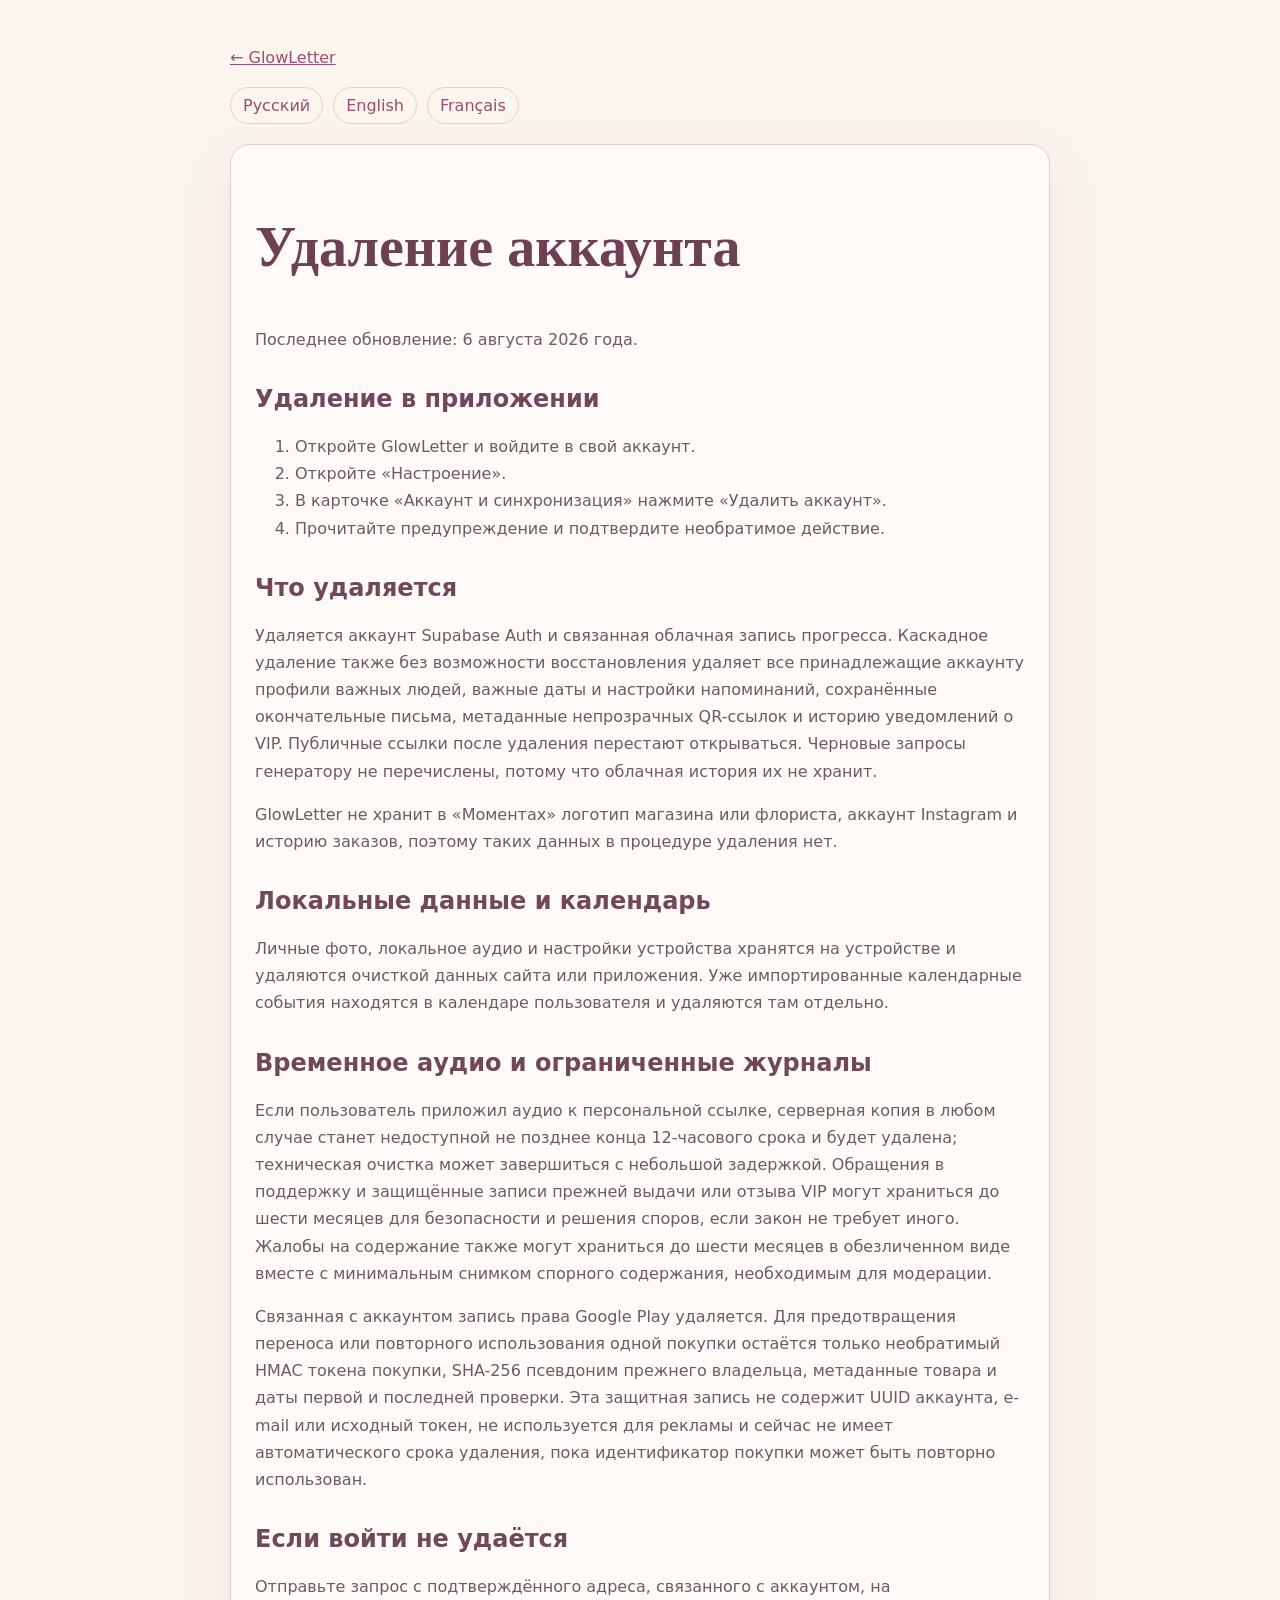
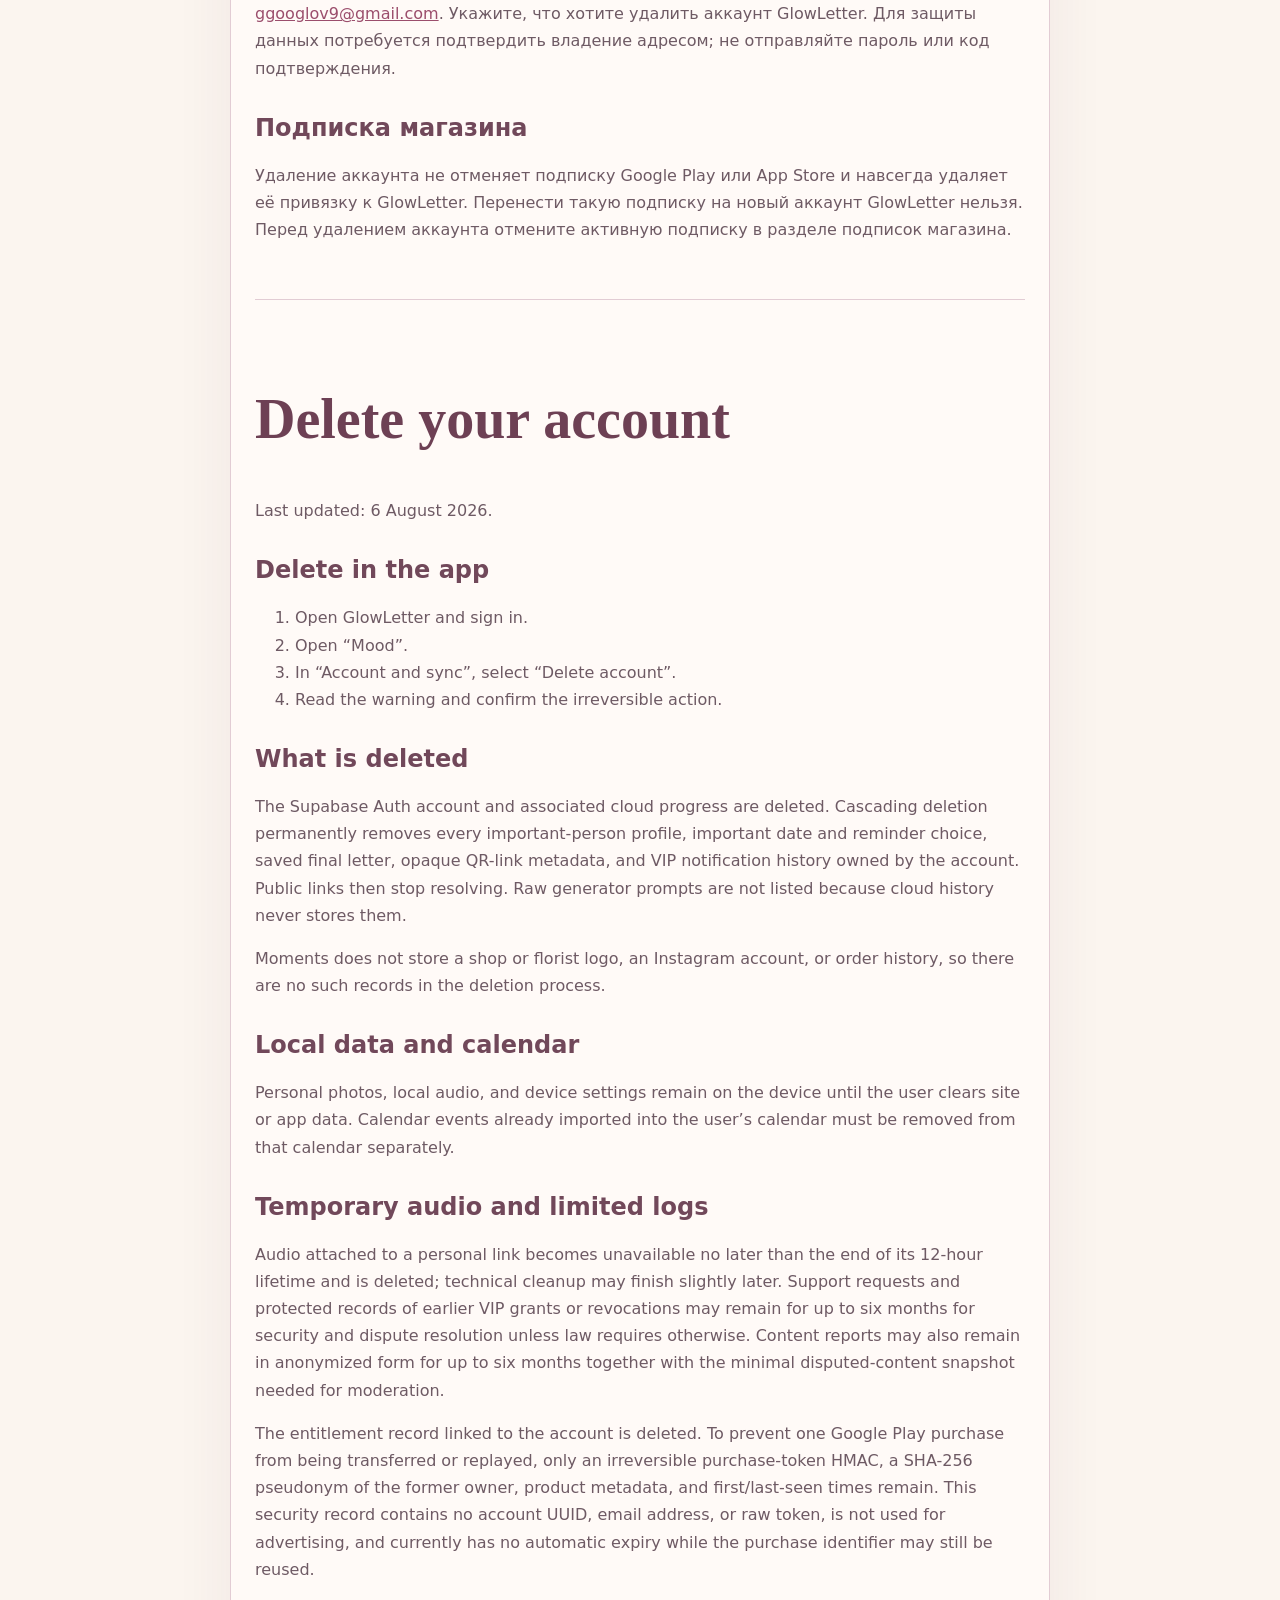
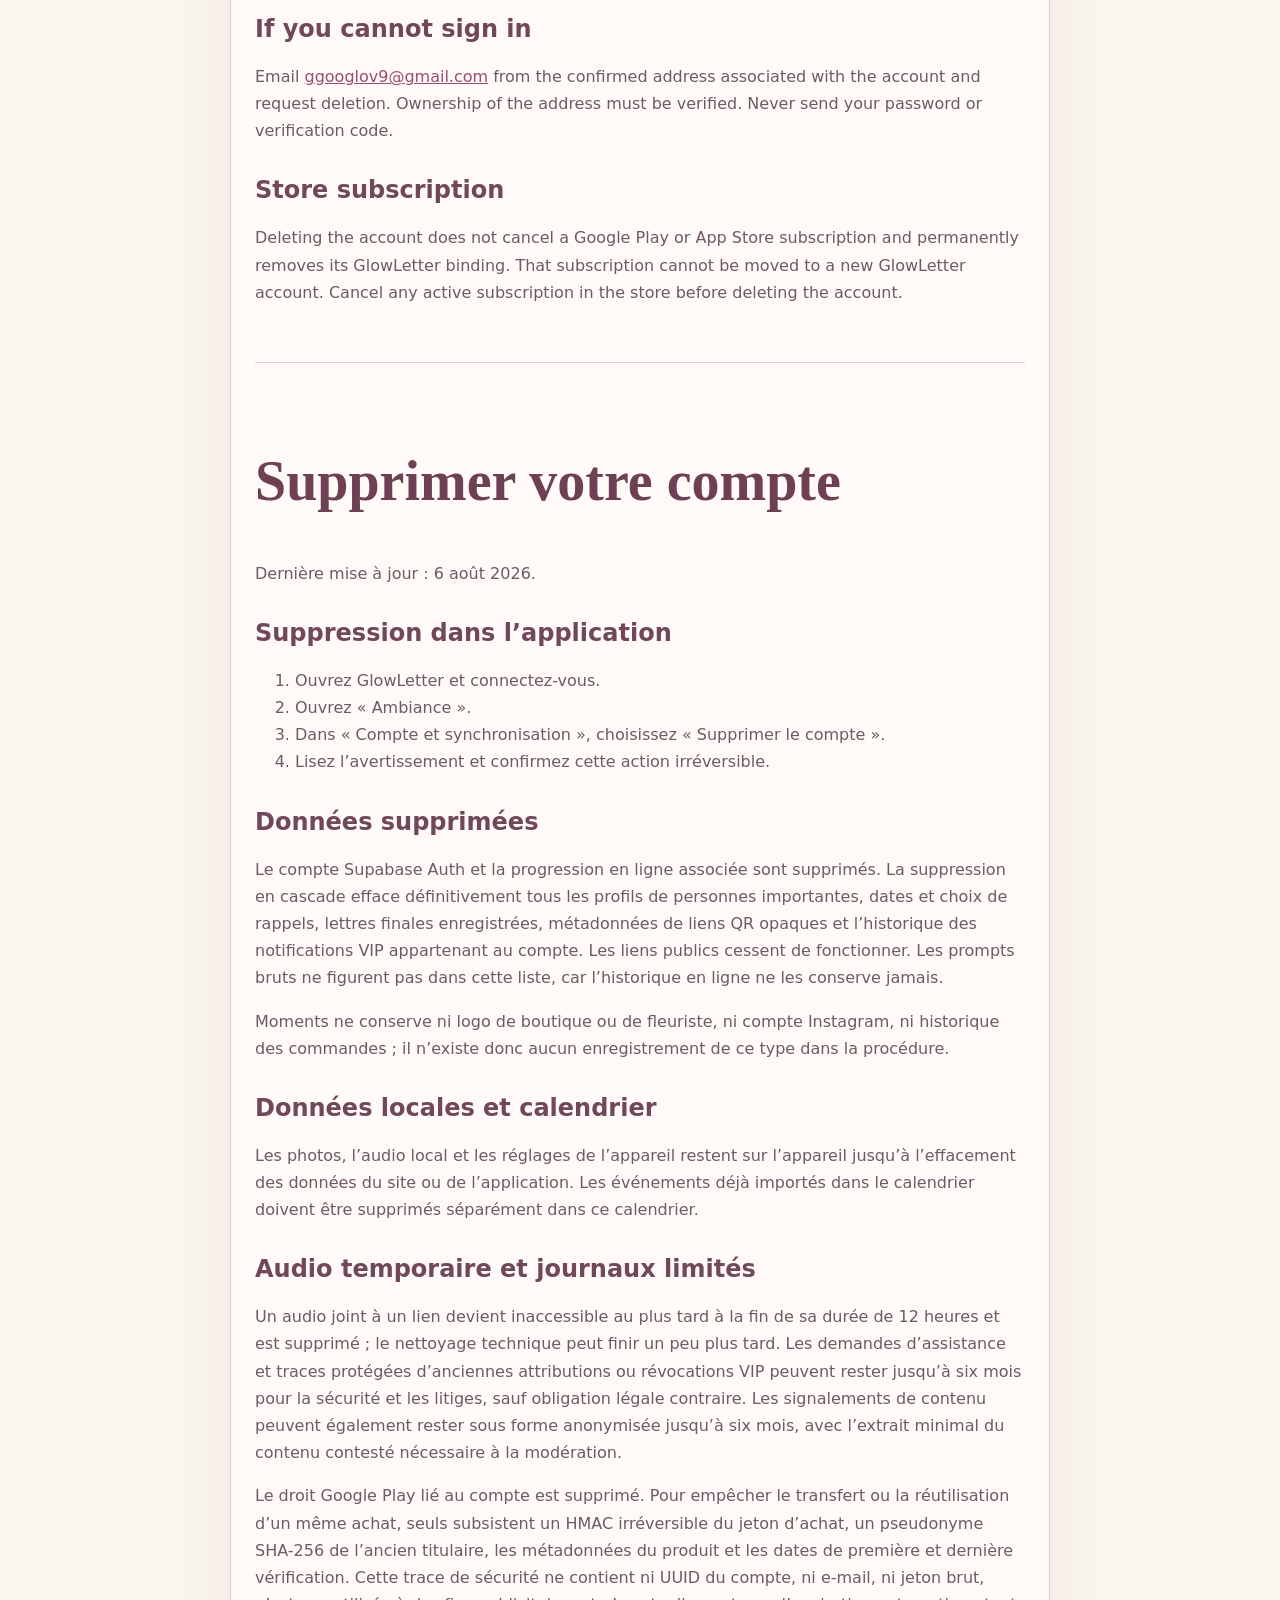
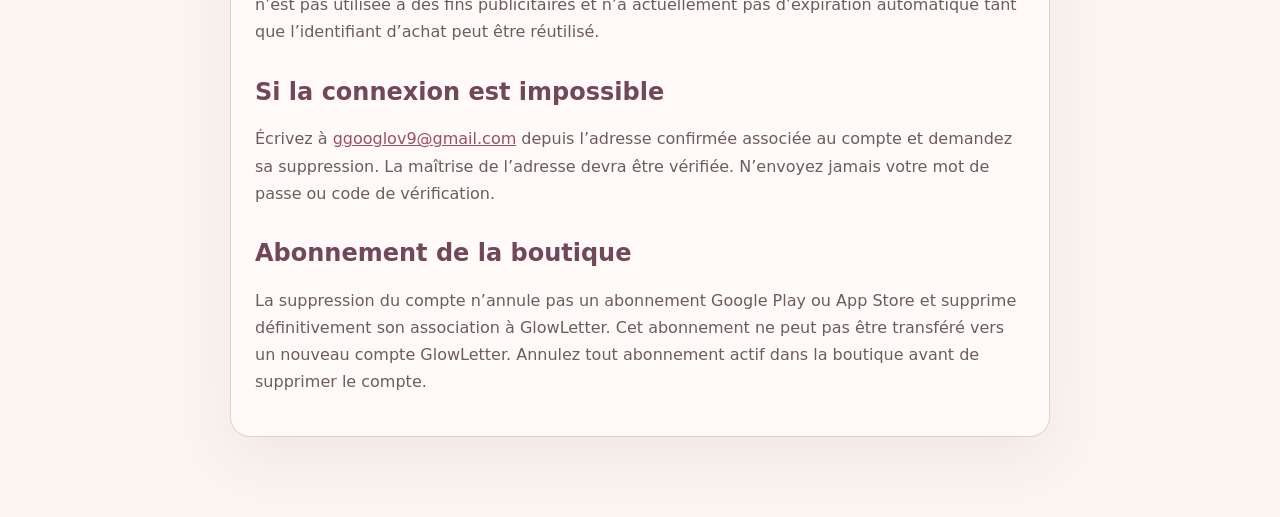
<file: delete-account.html>
<!doctype html>
<html lang="ru">
<head>
  <meta charset="utf-8" />
  <meta name="viewport" content="width=device-width,initial-scale=1" />
  <meta name="theme-color" content="#211a27" />
  <title>Delete account · Удаление аккаунта · Suppression du compte · GlowLetter</title>
  <style>:root{font-family:system-ui,sans-serif;color:#41343d;background:#fbf5ef}body{margin:0}.page{width:min(820px,calc(100% - 32px));margin:auto;padding:48px 0 80px}a{color:#9b4e6c}h1{font-family:Georgia,serif;font-size:clamp(36px,7vw,64px);color:#6d4054}h2{margin-top:32px;color:#71485a}p,li{line-height:1.7;color:#6e5a64}.back{display:inline-block;margin-bottom:20px}.languages{display:flex;flex-wrap:wrap;gap:10px;margin:0 0 20px}.languages a{padding:8px 12px;border:1px solid #e2ccd4;border-radius:999px;text-decoration:none}.card{padding:24px;border:1px solid #e2ccd4;border-radius:20px;background:#fffaf7;box-shadow:0 18px 60px #5f304012}.legal{scroll-margin-top:24px}.legal+.legal{margin-top:56px;padding-top:40px;border-top:1px solid #e2ccd4}.legal h1{font-size:clamp(34px,6vw,56px)}</style>
</head>
<body>
  <main class="page">
    <a class="back" href="index.html">← GlowLetter</a>
    <nav class="languages" aria-label="Language"><a href="#ru" lang="ru">Русский</a><a href="#en" lang="en">English</a><a href="#fr" lang="fr">Français</a></nav>
    <div class="card">
      <section class="legal" id="ru" lang="ru">
        <h1>Удаление аккаунта</h1>
        <p>Последнее обновление: 6 августа 2026 года.</p>
        <h2>Удаление в приложении</h2>
        <ol><li>Откройте GlowLetter и войдите в свой аккаунт.</li><li>Откройте «Настроение».</li><li>В карточке «Аккаунт и синхронизация» нажмите «Удалить аккаунт».</li><li>Прочитайте предупреждение и подтвердите необратимое действие.</li></ol>
        <h2>Что удаляется</h2>
        <p>Удаляется аккаунт Supabase Auth и связанная облачная запись прогресса. Каскадное удаление также без возможности восстановления удаляет все принадлежащие аккаунту профили важных людей, важные даты и настройки напоминаний, сохранённые окончательные письма, метаданные непрозрачных QR-ссылок и историю уведомлений о VIP. Публичные ссылки после удаления перестают открываться. Черновые запросы генератору не перечислены, потому что облачная история их не хранит.</p>
        <p>GlowLetter не хранит в «Моментах» логотип магазина или флориста, аккаунт Instagram и историю заказов, поэтому таких данных в процедуре удаления нет.</p>
        <h2>Локальные данные и календарь</h2>
        <p>Личные фото, локальное аудио и настройки устройства хранятся на устройстве и удаляются очисткой данных сайта или приложения. Уже импортированные календарные события находятся в календаре пользователя и удаляются там отдельно.</p>
        <h2>Временное аудио и ограниченные журналы</h2>
        <p>Если пользователь приложил аудио к персональной ссылке, серверная копия в любом случае станет недоступной не позднее конца 12-часового срока и будет удалена; техническая очистка может завершиться с небольшой задержкой. Обращения в поддержку и защищённые записи прежней выдачи или отзыва VIP могут храниться до шести месяцев для безопасности и решения споров, если закон не требует иного. Жалобы на содержание также могут храниться до шести месяцев в обезличенном виде вместе с минимальным снимком спорного содержания, необходимым для модерации.</p>
        <p>Связанная с аккаунтом запись права Google Play удаляется. Для предотвращения переноса или повторного использования одной покупки остаётся только необратимый HMAC токена покупки, SHA-256 псевдоним прежнего владельца, метаданные товара и даты первой и последней проверки. Эта защитная запись не содержит UUID аккаунта, e-mail или исходный токен, не используется для рекламы и сейчас не имеет автоматического срока удаления, пока идентификатор покупки может быть повторно использован.</p>
        <h2>Если войти не удаётся</h2>
        <p>Отправьте запрос с подтверждённого адреса, связанного с аккаунтом, на <a href="mailto:ggooglov9@gmail.com?subject=GlowLetter%20account%20deletion">ggooglov9@gmail.com</a>. Укажите, что хотите удалить аккаунт GlowLetter. Для защиты данных потребуется подтвердить владение адресом; не отправляйте пароль или код подтверждения.</p>
        <h2>Подписка магазина</h2>
        <p>Удаление аккаунта не отменяет подписку Google Play или App Store и навсегда удаляет её привязку к GlowLetter. Перенести такую подписку на новый аккаунт GlowLetter нельзя. Перед удалением аккаунта отмените активную подписку в разделе подписок магазина.</p>
      </section>

      <section class="legal" id="en" lang="en">
        <h1>Delete your account</h1>
        <p>Last updated: 6 August 2026.</p>
        <h2>Delete in the app</h2>
        <ol><li>Open GlowLetter and sign in.</li><li>Open “Mood”.</li><li>In “Account and sync”, select “Delete account”.</li><li>Read the warning and confirm the irreversible action.</li></ol>
        <h2>What is deleted</h2>
        <p>The Supabase Auth account and associated cloud progress are deleted. Cascading deletion permanently removes every important-person profile, important date and reminder choice, saved final letter, opaque QR-link metadata, and VIP notification history owned by the account. Public links then stop resolving. Raw generator prompts are not listed because cloud history never stores them.</p>
        <p>Moments does not store a shop or florist logo, an Instagram account, or order history, so there are no such records in the deletion process.</p>
        <h2>Local data and calendar</h2>
        <p>Personal photos, local audio, and device settings remain on the device until the user clears site or app data. Calendar events already imported into the user’s calendar must be removed from that calendar separately.</p>
        <h2>Temporary audio and limited logs</h2>
        <p>Audio attached to a personal link becomes unavailable no later than the end of its 12-hour lifetime and is deleted; technical cleanup may finish slightly later. Support requests and protected records of earlier VIP grants or revocations may remain for up to six months for security and dispute resolution unless law requires otherwise. Content reports may also remain in anonymized form for up to six months together with the minimal disputed-content snapshot needed for moderation.</p>
        <p>The entitlement record linked to the account is deleted. To prevent one Google Play purchase from being transferred or replayed, only an irreversible purchase-token HMAC, a SHA-256 pseudonym of the former owner, product metadata, and first/last-seen times remain. This security record contains no account UUID, email address, or raw token, is not used for advertising, and currently has no automatic expiry while the purchase identifier may still be reused.</p>
        <h2>If you cannot sign in</h2>
        <p>Email <a href="mailto:ggooglov9@gmail.com?subject=GlowLetter%20account%20deletion">ggooglov9@gmail.com</a> from the confirmed address associated with the account and request deletion. Ownership of the address must be verified. Never send your password or verification code.</p>
        <h2>Store subscription</h2>
        <p>Deleting the account does not cancel a Google Play or App Store subscription and permanently removes its GlowLetter binding. That subscription cannot be moved to a new GlowLetter account. Cancel any active subscription in the store before deleting the account.</p>
      </section>

      <section class="legal" id="fr" lang="fr">
        <h1>Supprimer votre compte</h1>
        <p>Dernière mise à jour : 6 août 2026.</p>
        <h2>Suppression dans l’application</h2>
        <ol><li>Ouvrez GlowLetter et connectez-vous.</li><li>Ouvrez « Ambiance ».</li><li>Dans « Compte et synchronisation », choisissez « Supprimer le compte ».</li><li>Lisez l’avertissement et confirmez cette action irréversible.</li></ol>
        <h2>Données supprimées</h2>
        <p>Le compte Supabase Auth et la progression en ligne associée sont supprimés. La suppression en cascade efface définitivement tous les profils de personnes importantes, dates et choix de rappels, lettres finales enregistrées, métadonnées de liens QR opaques et l’historique des notifications VIP appartenant au compte. Les liens publics cessent de fonctionner. Les prompts bruts ne figurent pas dans cette liste, car l’historique en ligne ne les conserve jamais.</p>
        <p>Moments ne conserve ni logo de boutique ou de fleuriste, ni compte Instagram, ni historique des commandes ; il n’existe donc aucun enregistrement de ce type dans la procédure.</p>
        <h2>Données locales et calendrier</h2>
        <p>Les photos, l’audio local et les réglages de l’appareil restent sur l’appareil jusqu’à l’effacement des données du site ou de l’application. Les événements déjà importés dans le calendrier doivent être supprimés séparément dans ce calendrier.</p>
        <h2>Audio temporaire et journaux limités</h2>
        <p>Un audio joint à un lien devient inaccessible au plus tard à la fin de sa durée de 12 heures et est supprimé ; le nettoyage technique peut finir un peu plus tard. Les demandes d’assistance et traces protégées d’anciennes attributions ou révocations VIP peuvent rester jusqu’à six mois pour la sécurité et les litiges, sauf obligation légale contraire. Les signalements de contenu peuvent également rester sous forme anonymisée jusqu’à six mois, avec l’extrait minimal du contenu contesté nécessaire à la modération.</p>
        <p>Le droit Google Play lié au compte est supprimé. Pour empêcher le transfert ou la réutilisation d’un même achat, seuls subsistent un HMAC irréversible du jeton d’achat, un pseudonyme SHA-256 de l’ancien titulaire, les métadonnées du produit et les dates de première et dernière vérification. Cette trace de sécurité ne contient ni UUID du compte, ni e-mail, ni jeton brut, n’est pas utilisée à des fins publicitaires et n’a actuellement pas d’expiration automatique tant que l’identifiant d’achat peut être réutilisé.</p>
        <h2>Si la connexion est impossible</h2>
        <p>Écrivez à <a href="mailto:ggooglov9@gmail.com?subject=GlowLetter%20account%20deletion">ggooglov9@gmail.com</a> depuis l’adresse confirmée associée au compte et demandez sa suppression. La maîtrise de l’adresse devra être vérifiée. N’envoyez jamais votre mot de passe ou code de vérification.</p>
        <h2>Abonnement de la boutique</h2>
        <p>La suppression du compte n’annule pas un abonnement Google Play ou App Store et supprime définitivement son association à GlowLetter. Cet abonnement ne peut pas être transféré vers un nouveau compte GlowLetter. Annulez tout abonnement actif dans la boutique avant de supprimer le compte.</p>
      </section>
    </div>
  </main>
</body>
</html>
</file>
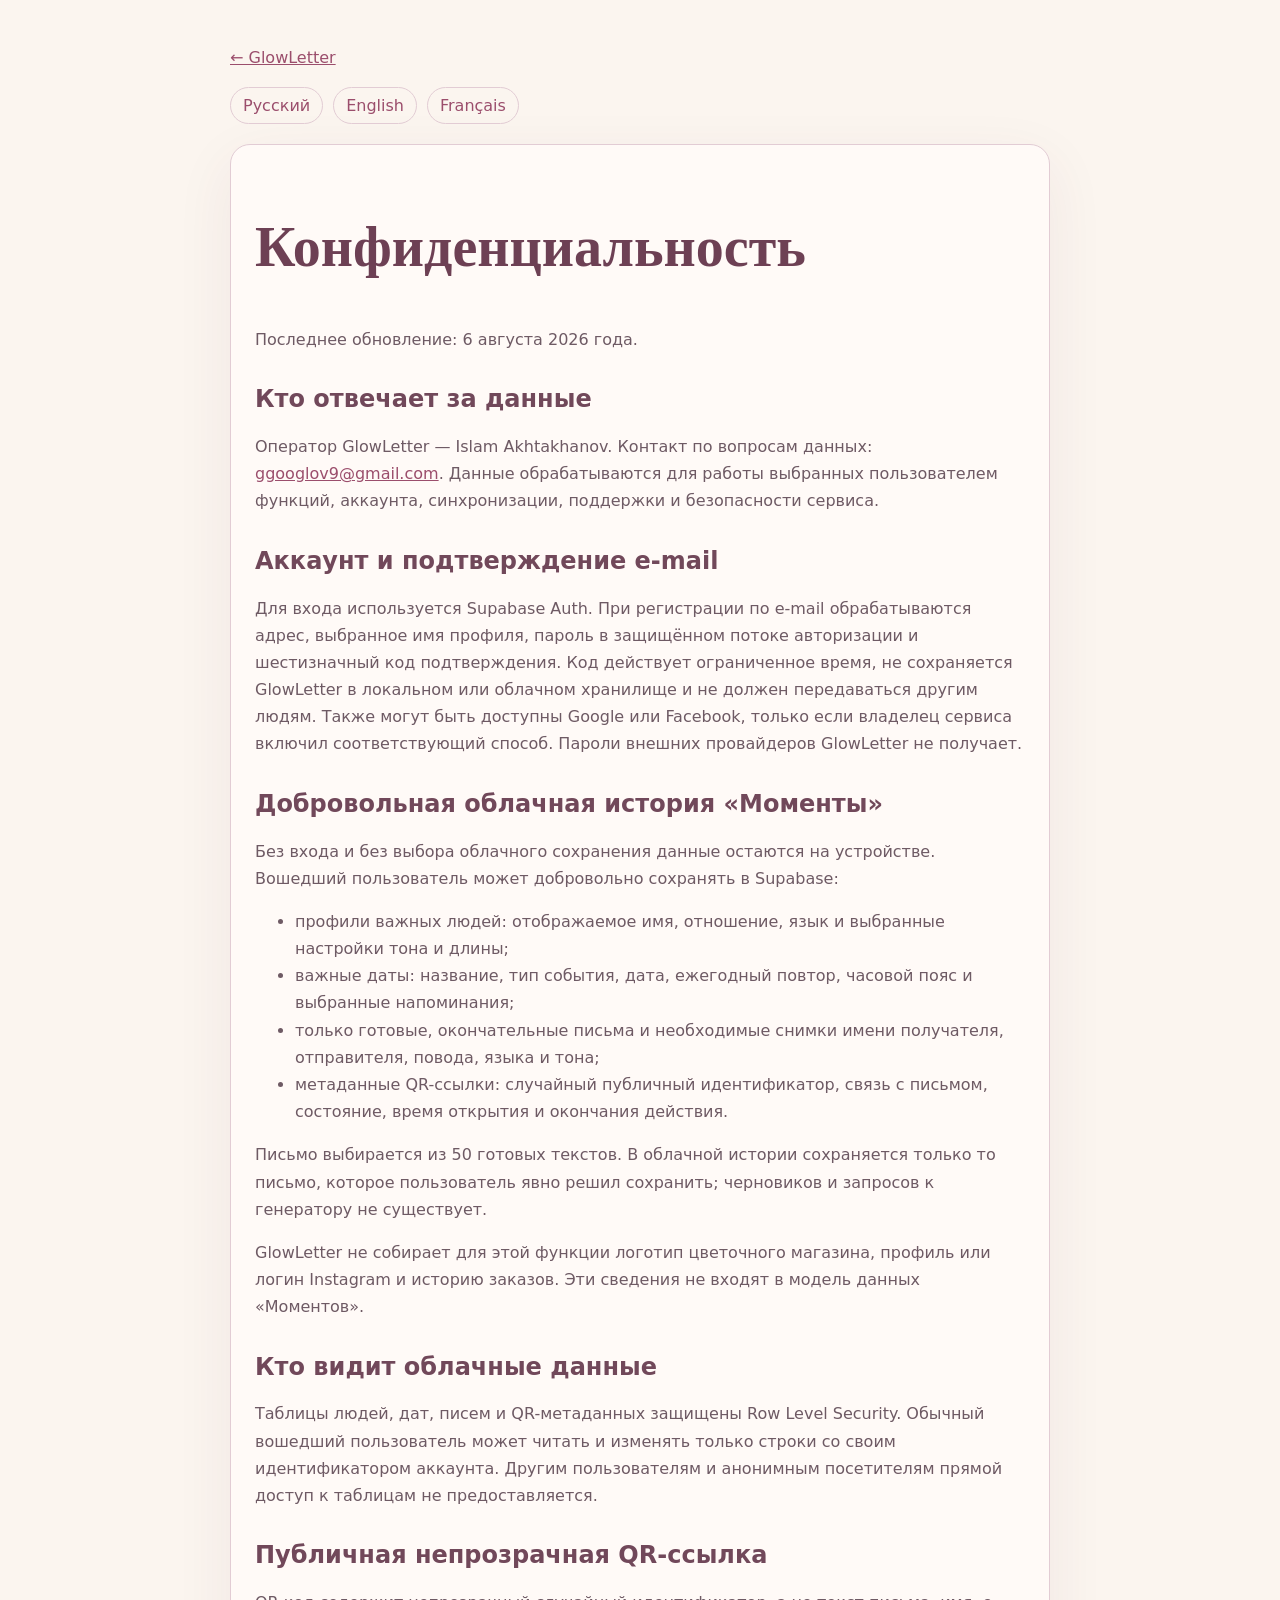
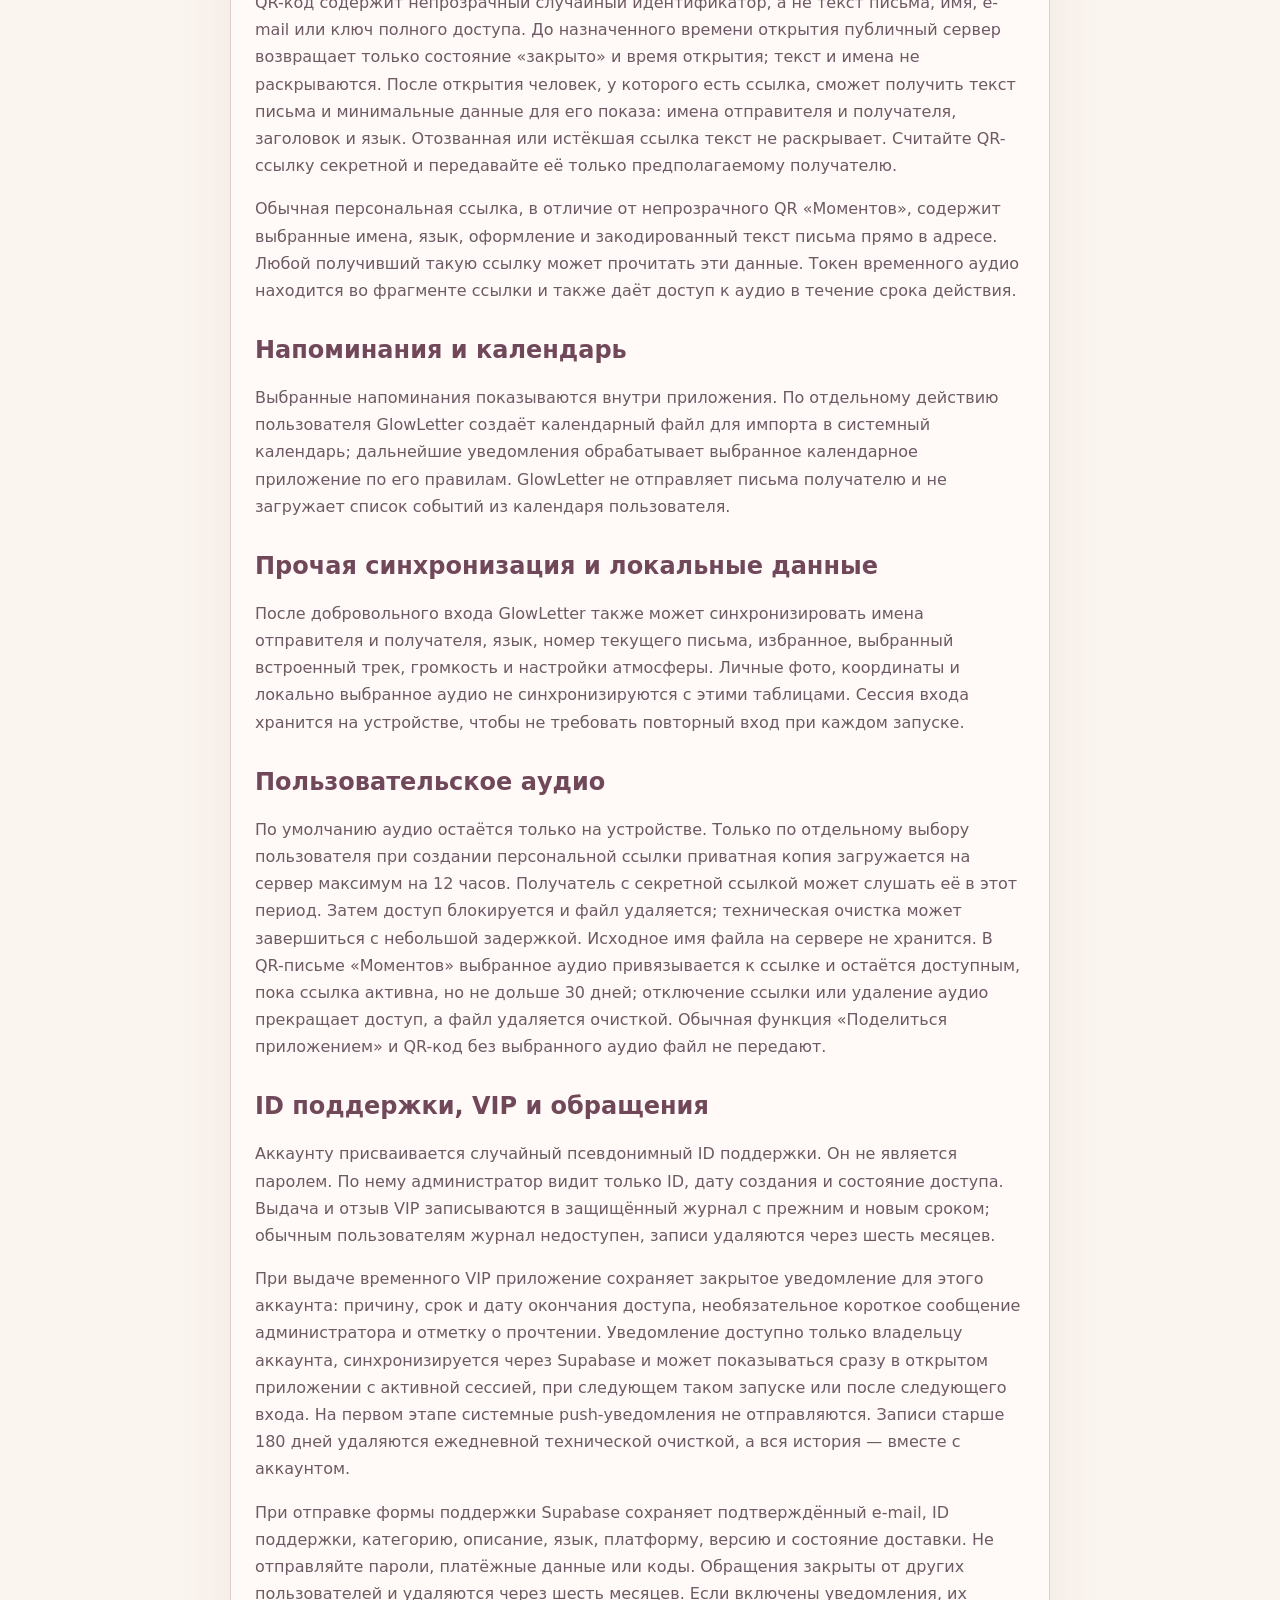
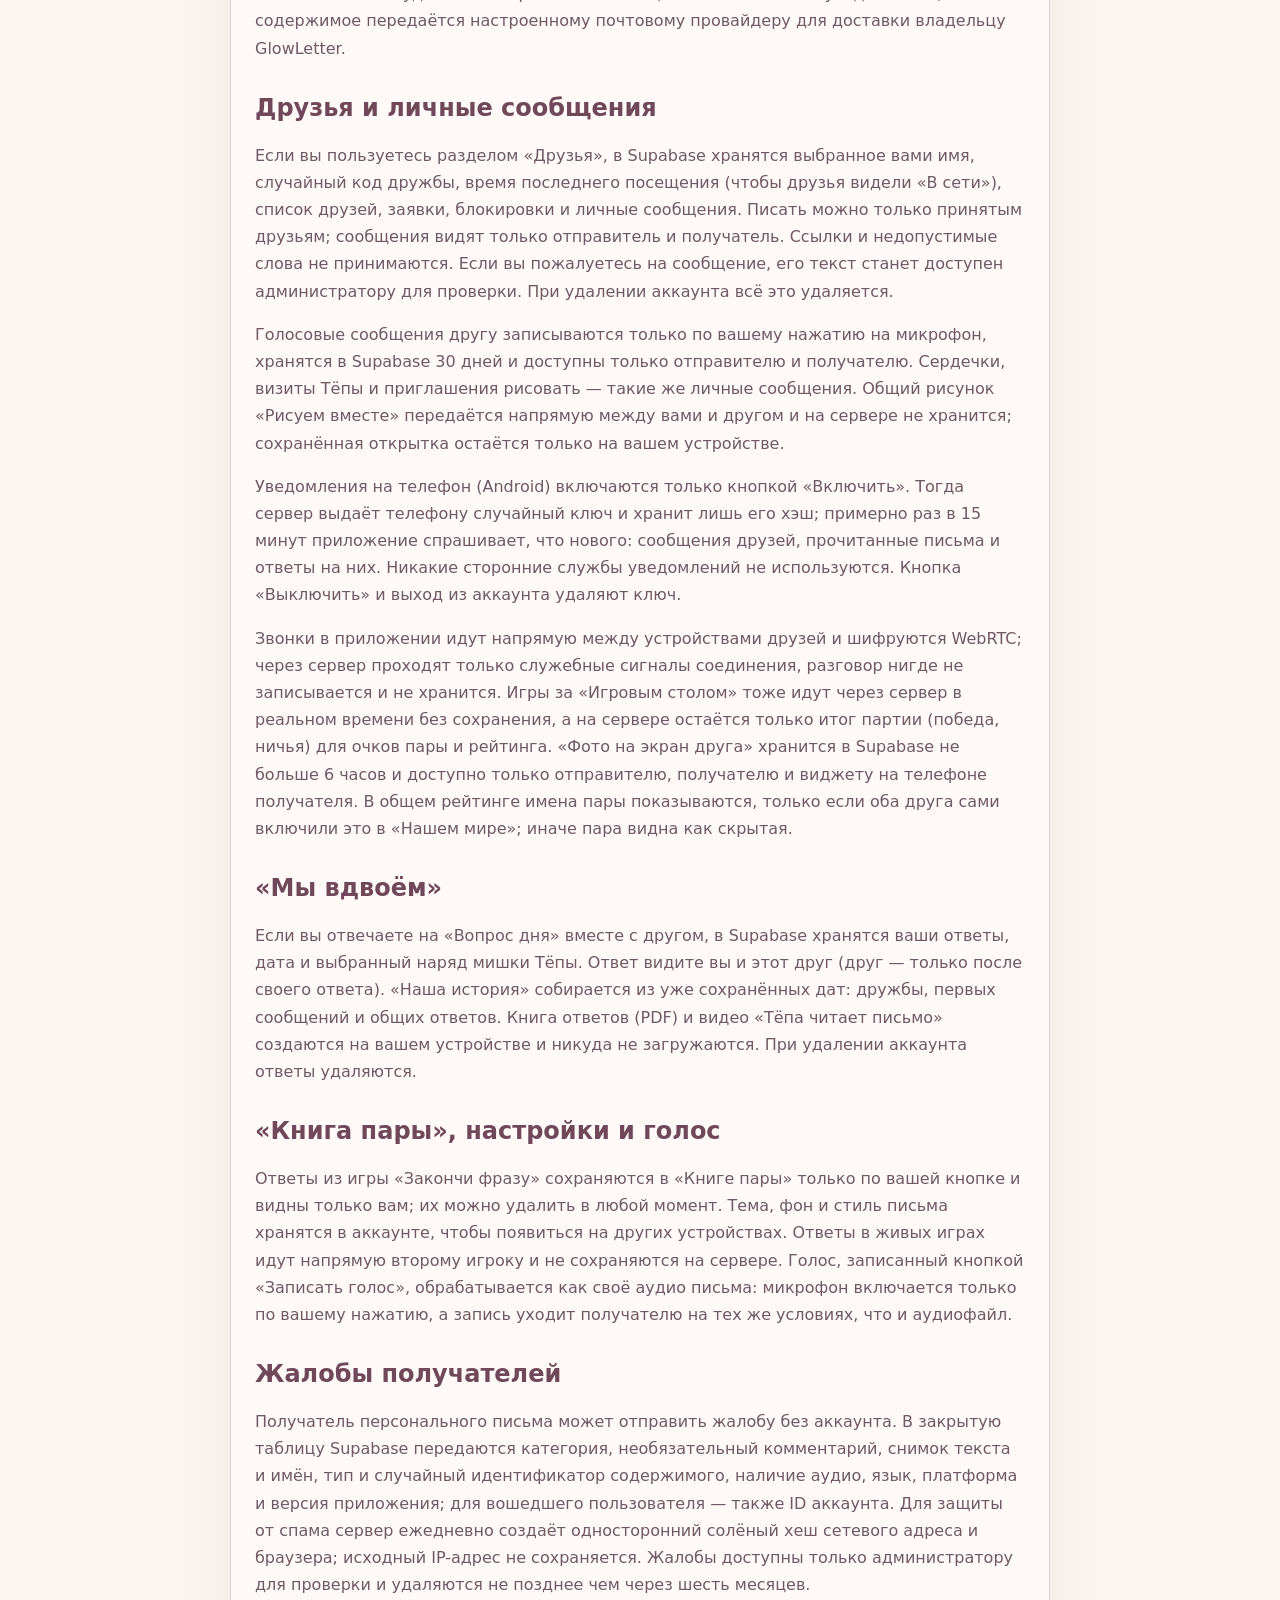
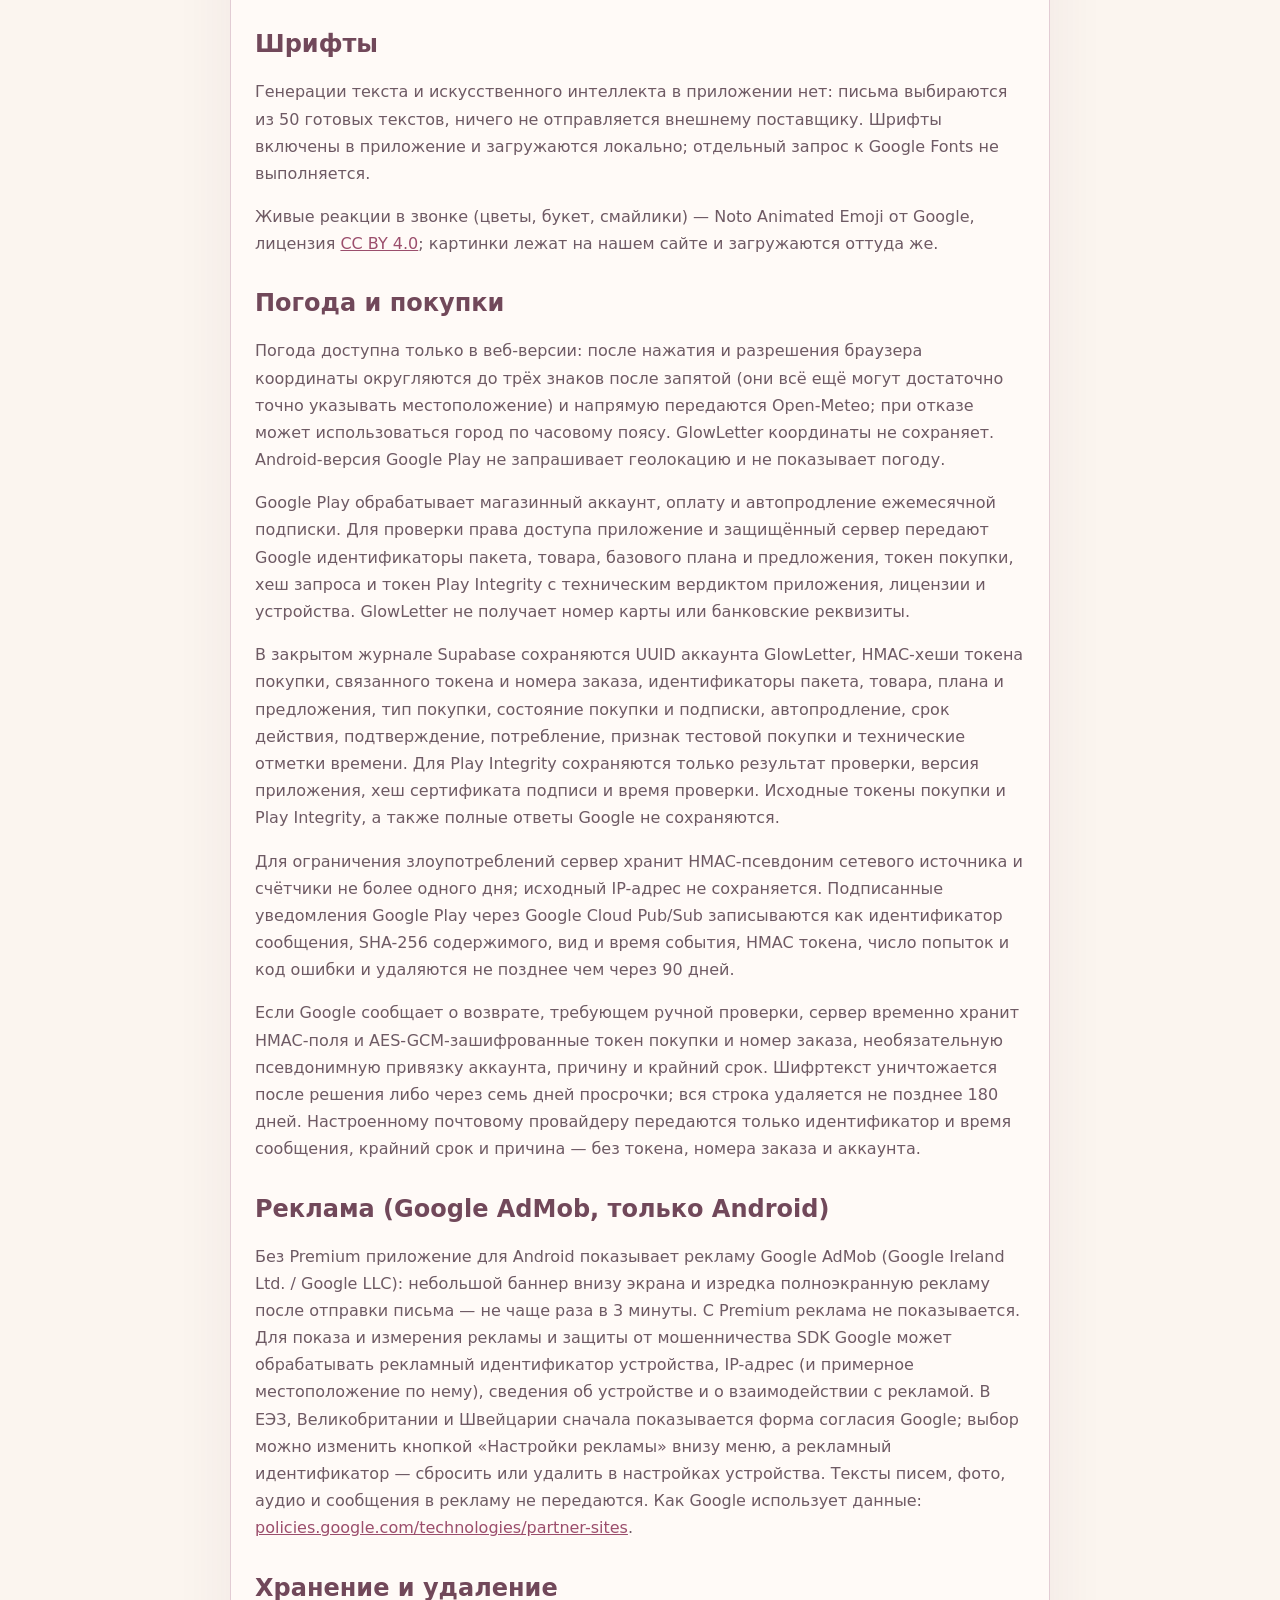
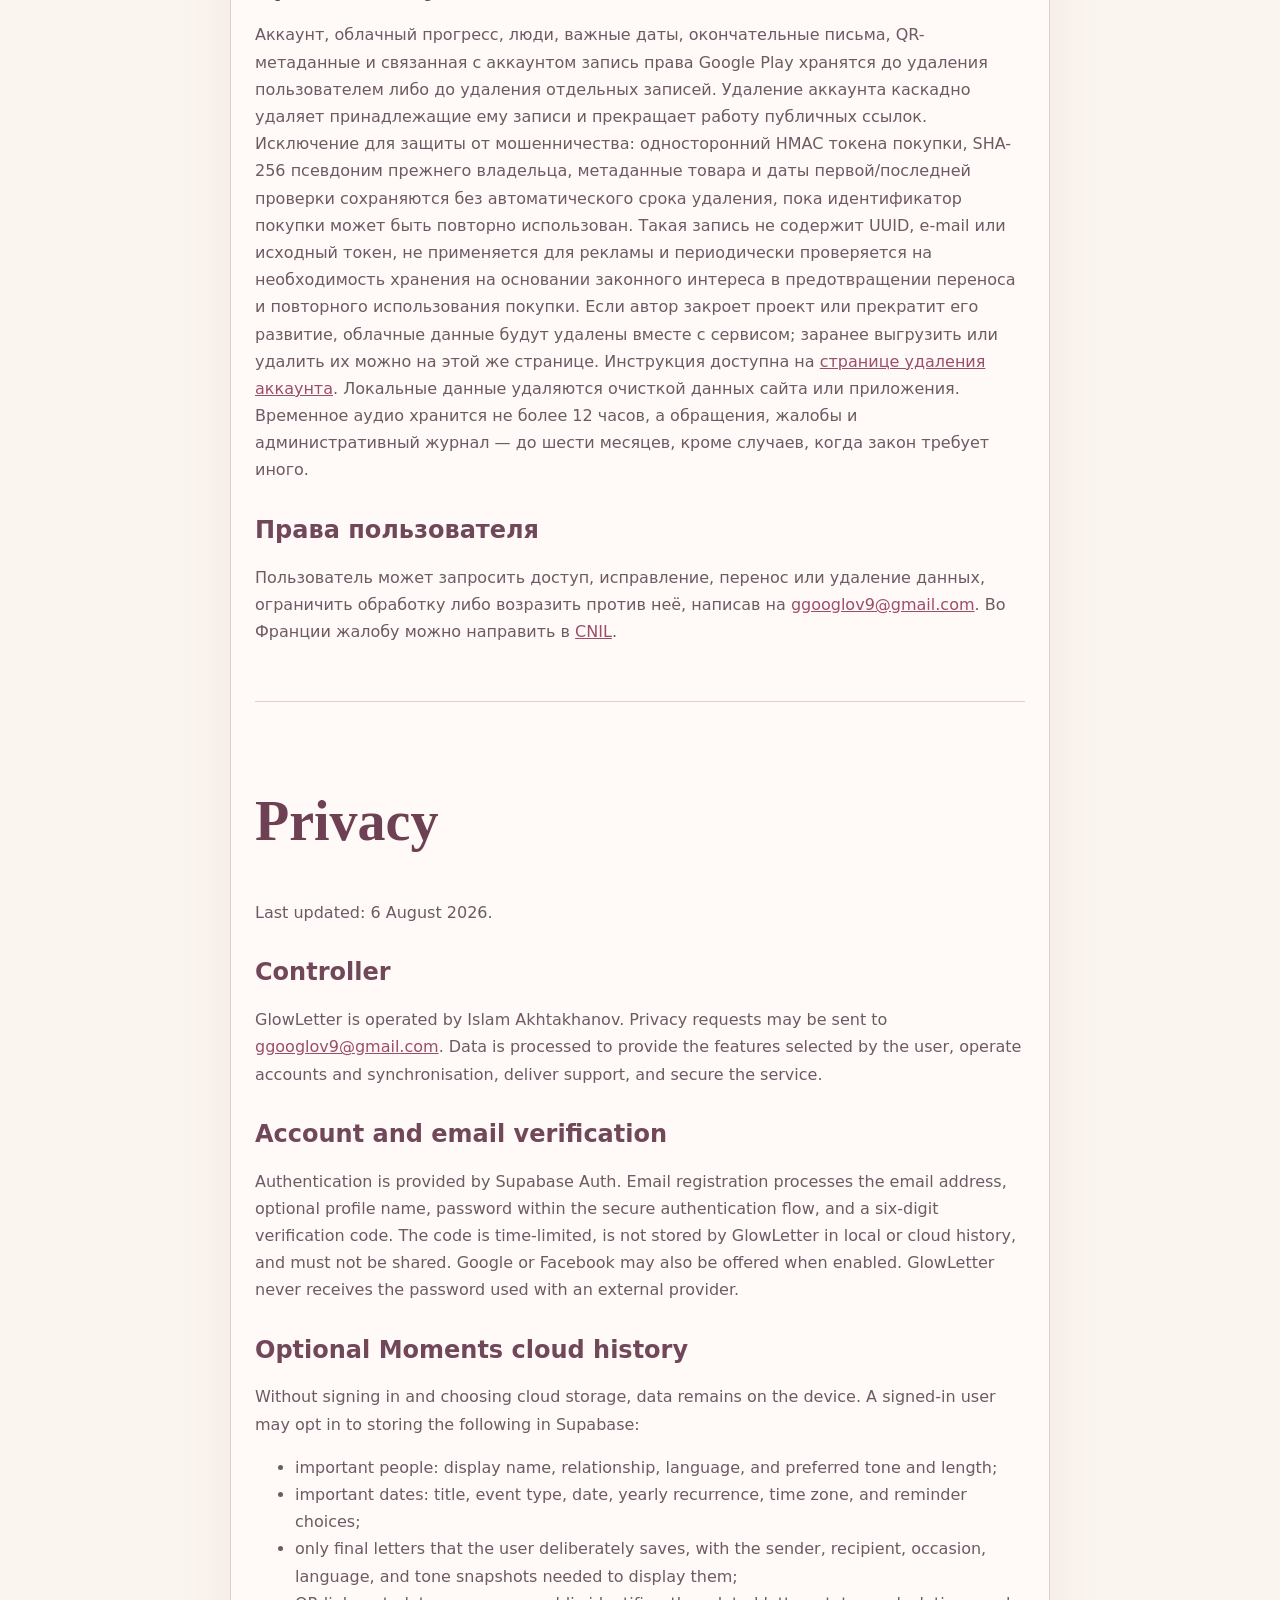
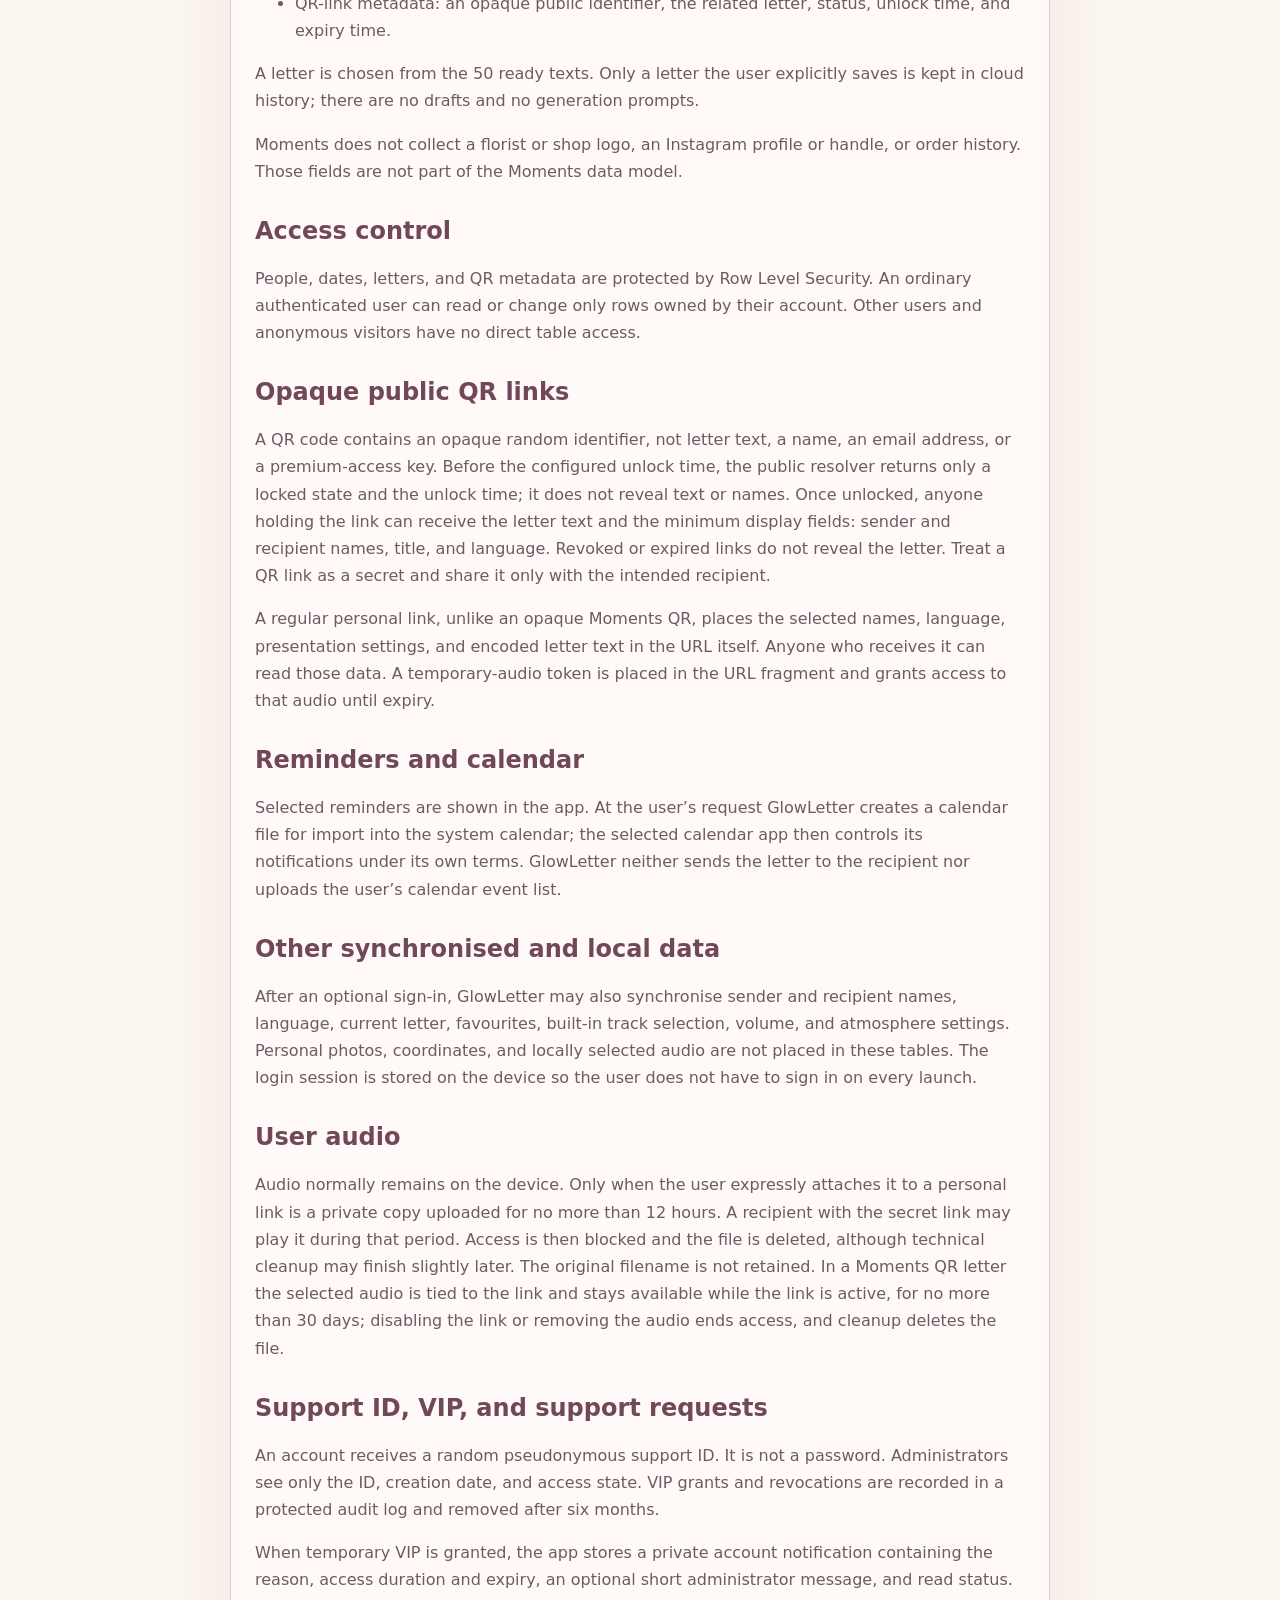
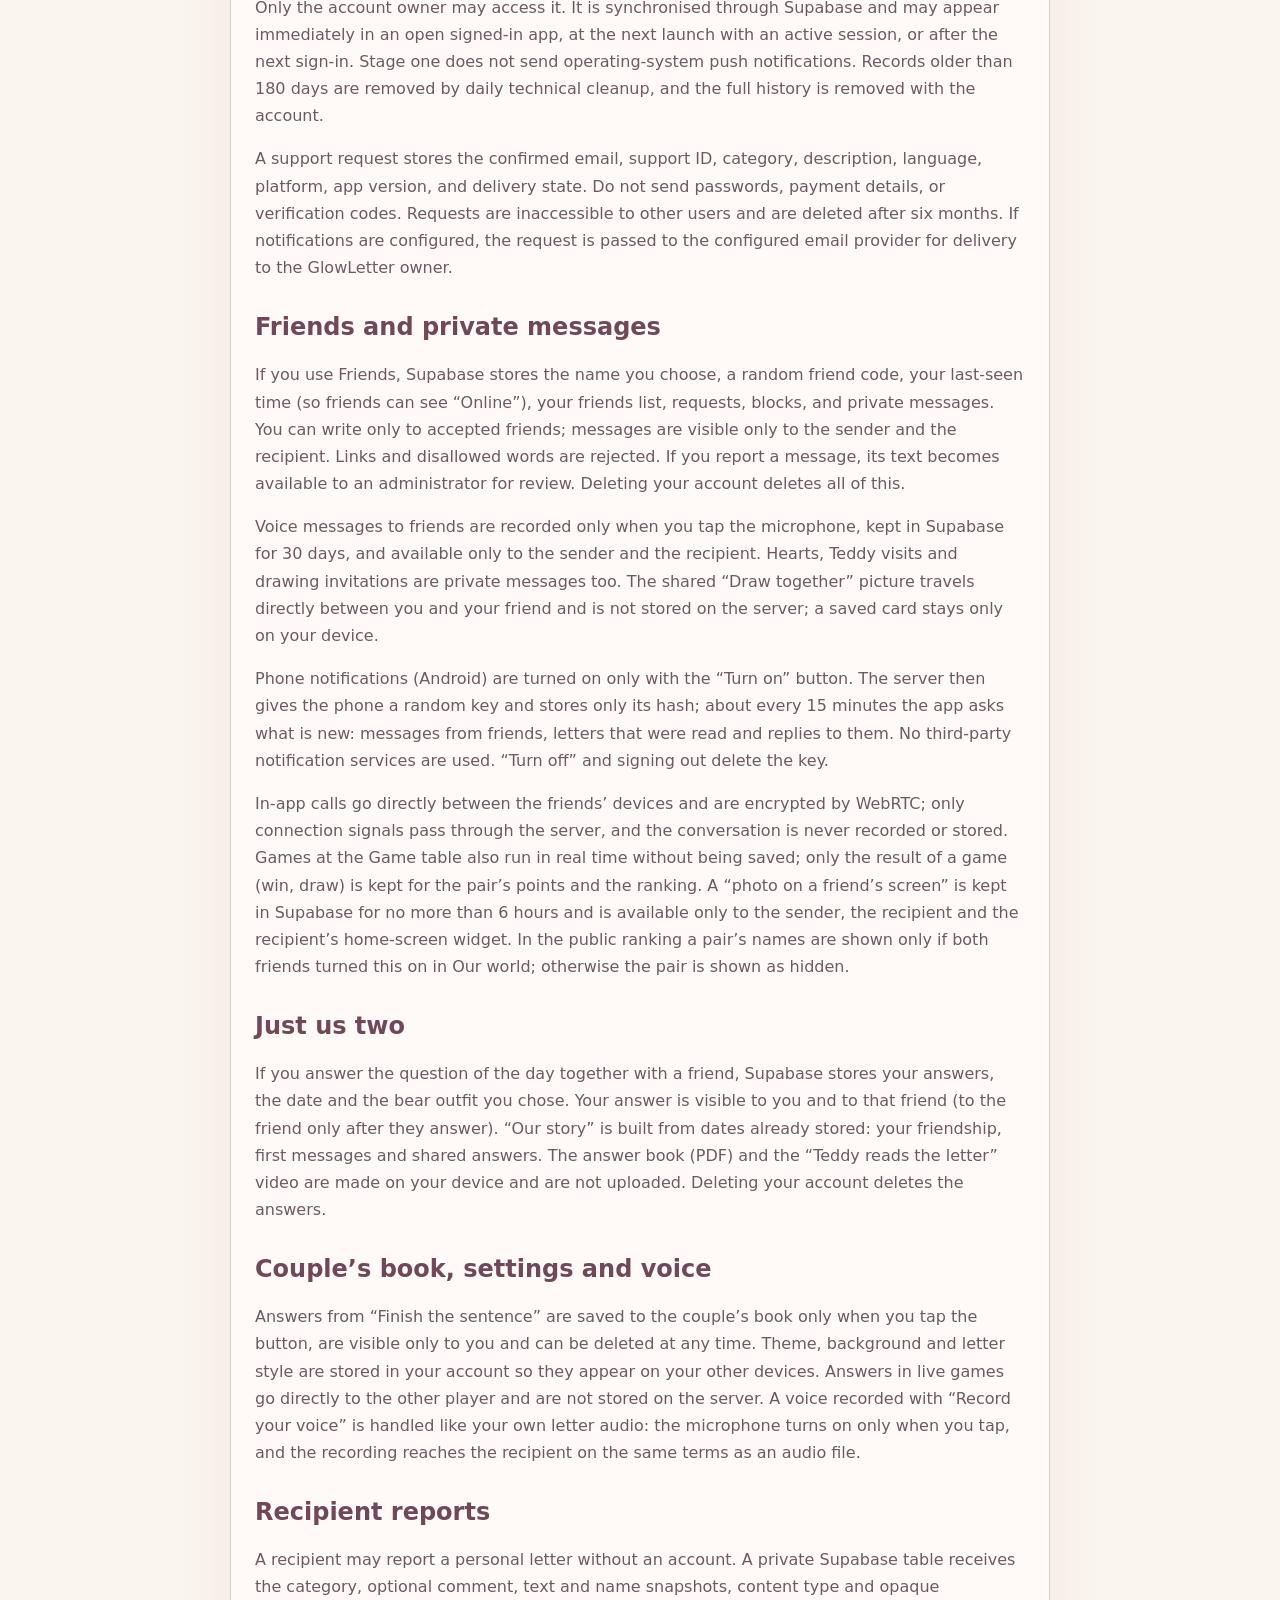
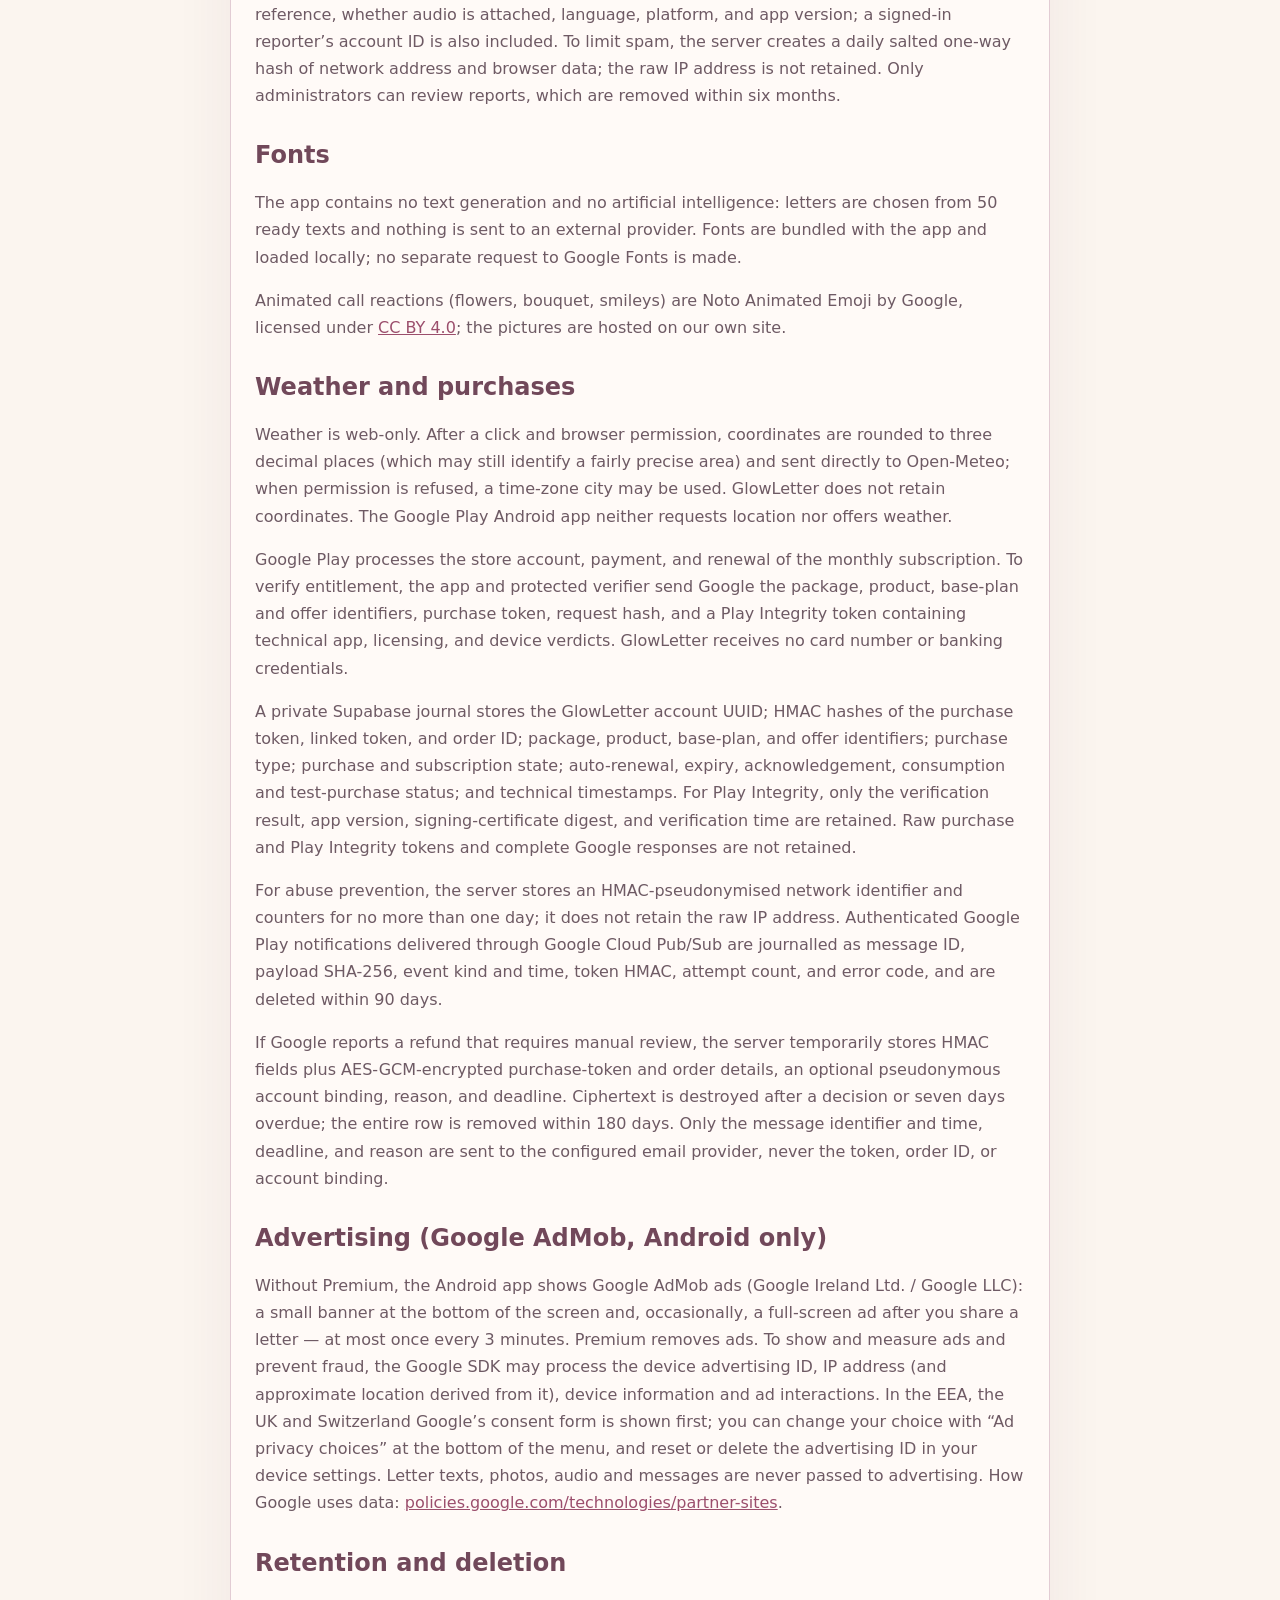
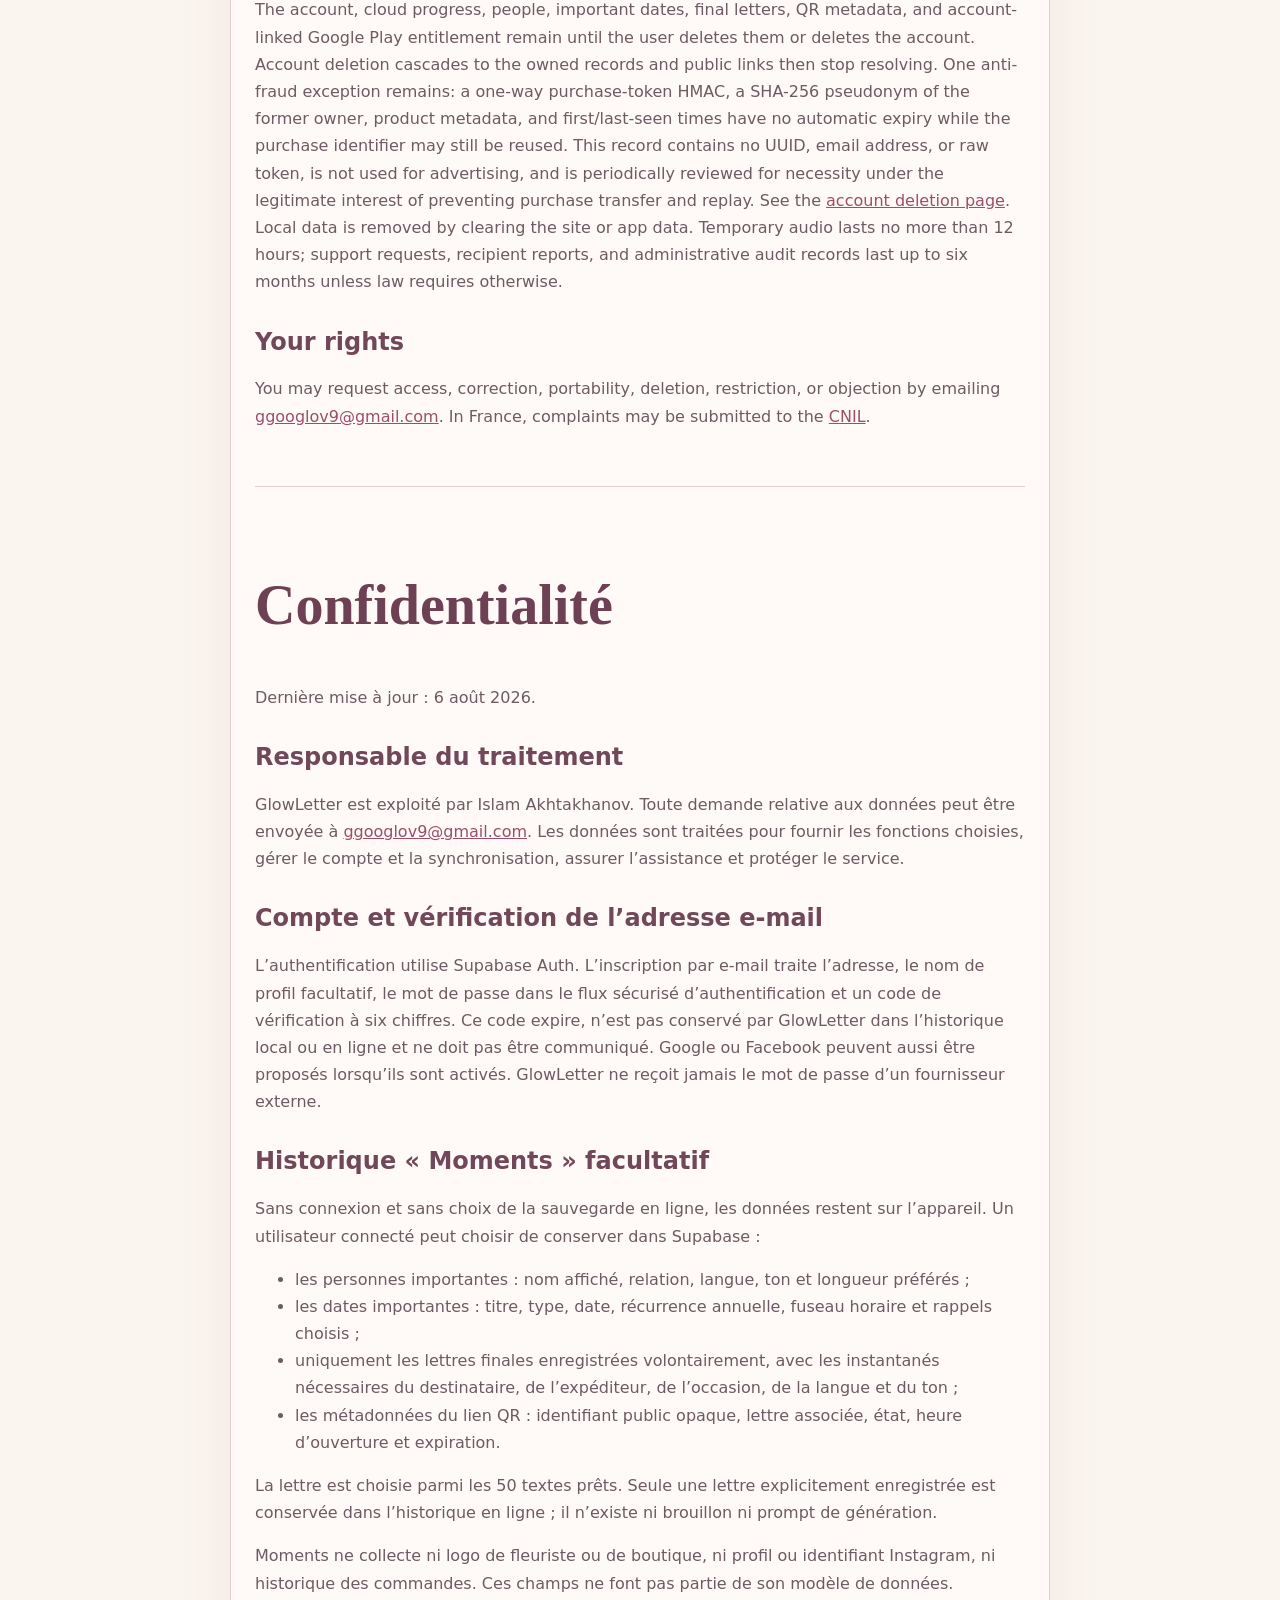
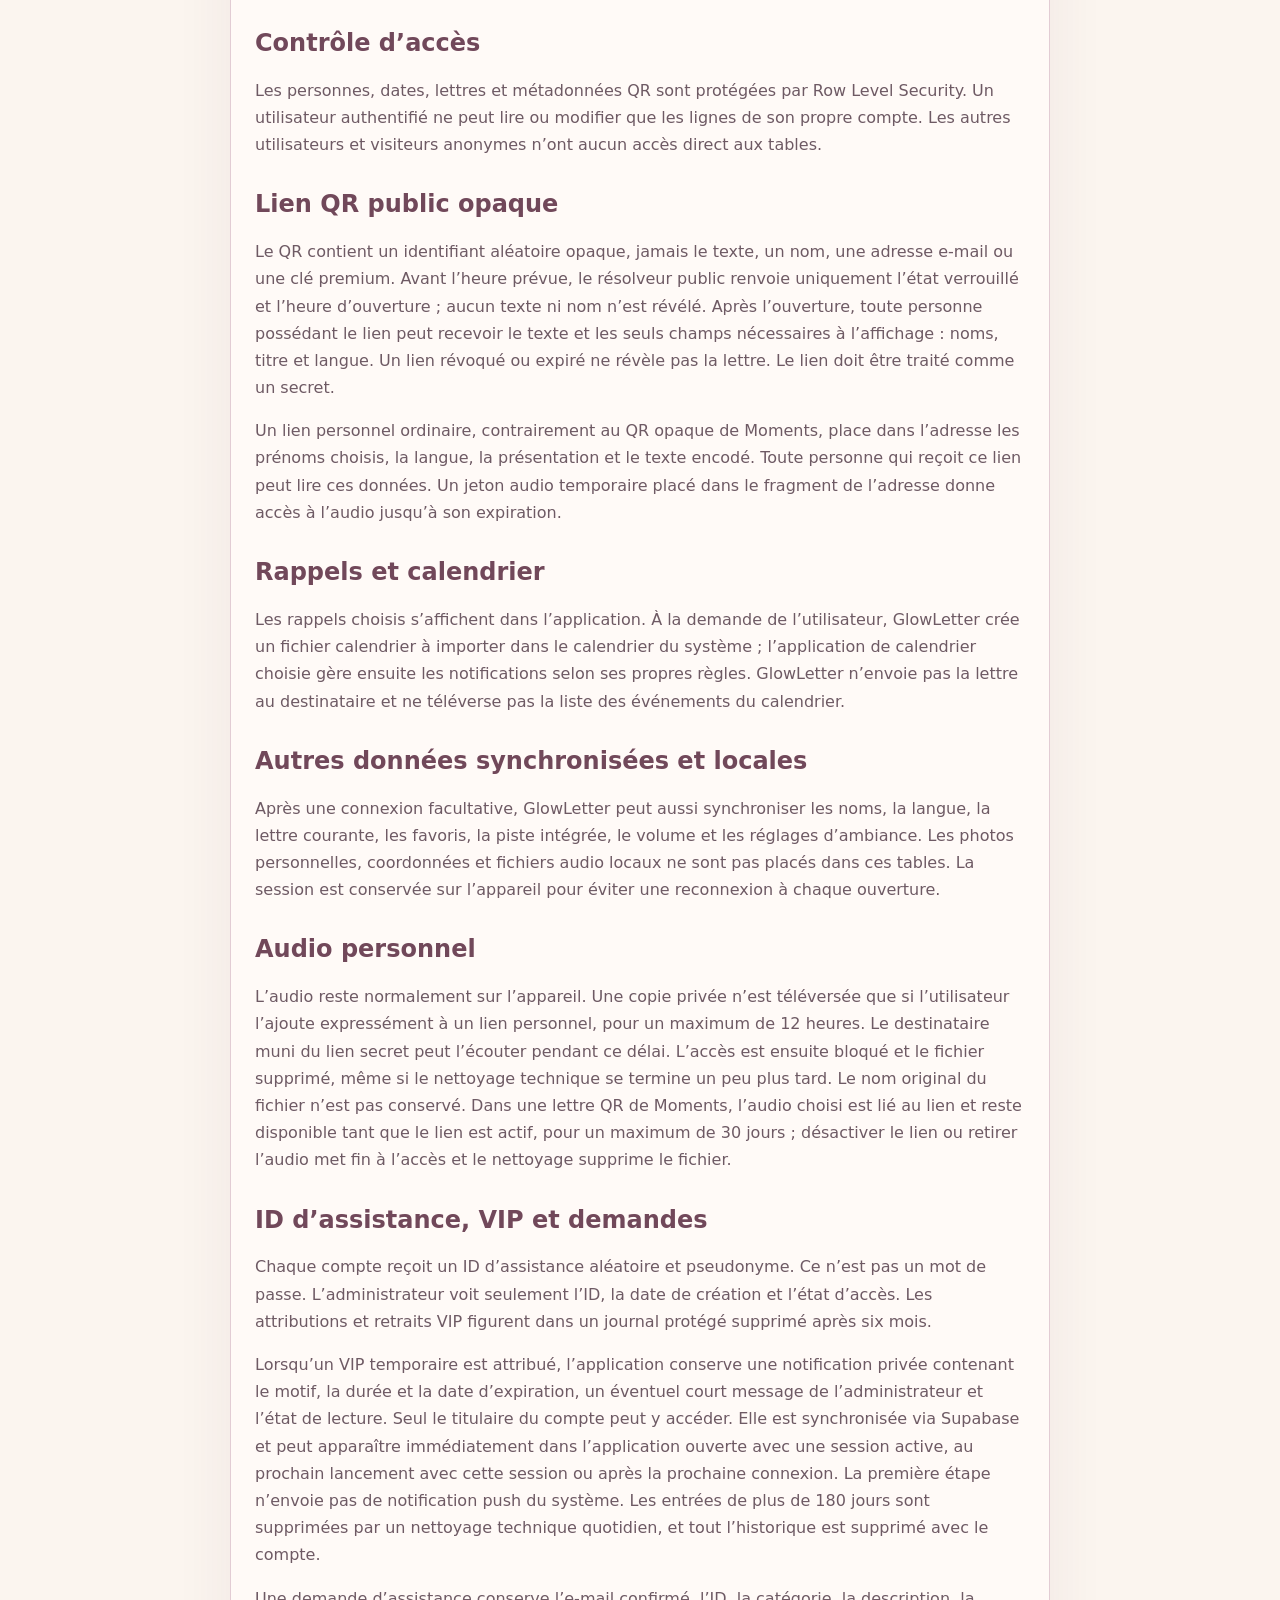
<file: privacy.html>
<!doctype html>
<html lang="ru">
<head>
  <meta charset="utf-8" />
  <meta name="viewport" content="width=device-width,initial-scale=1" />
  <meta name="theme-color" content="#211a27" />
  <title>Privacy · Конфиденциальность · Confidentialité · GlowLetter</title>
  <style>
    :root{font-family:system-ui,sans-serif;color:#41343d;background:#fbf5ef}body{margin:0}.page{width:min(820px,calc(100% - 32px));margin:auto;padding:48px 0 80px}a{color:#9b4e6c}h1{font-family:Georgia,serif;font-size:clamp(36px,7vw,64px);color:#6d4054}h2{margin-top:32px;color:#71485a}p,li{line-height:1.7;color:#6e5a64}.back{display:inline-block;margin-bottom:20px}.languages{display:flex;flex-wrap:wrap;gap:10px;margin:0 0 20px}.languages a{padding:8px 12px;border:1px solid #e2ccd4;border-radius:999px;text-decoration:none}.card{padding:24px;border:1px solid #e2ccd4;border-radius:20px;background:#fffaf7;box-shadow:0 18px 60px #5f304012}.legal{scroll-margin-top:24px}.legal+.legal{margin-top:56px;padding-top:40px;border-top:1px solid #e2ccd4}.legal h1{font-size:clamp(34px,6vw,56px)}
  </style>
</head>
<body>
  <main class="page">
    <a class="back" href="index.html">← GlowLetter</a>
    <nav class="languages" aria-label="Language"><a href="#ru" lang="ru">Русский</a><a href="#en" lang="en">English</a><a href="#fr" lang="fr">Français</a></nav>
    <div class="card">
      <section class="legal" id="ru" lang="ru">
        <h1>Конфиденциальность</h1>
        <p>Последнее обновление: 6 августа 2026 года.</p>
        <h2>Кто отвечает за данные</h2>
        <p>Оператор GlowLetter — Islam Akhtakhanov. Контакт по вопросам данных: <a href="mailto:ggooglov9@gmail.com">ggooglov9@gmail.com</a>. Данные обрабатываются для работы выбранных пользователем функций, аккаунта, синхронизации, поддержки и безопасности сервиса.</p>
        <h2>Аккаунт и подтверждение e-mail</h2>
        <p>Для входа используется Supabase Auth. При регистрации по e-mail обрабатываются адрес, выбранное имя профиля, пароль в защищённом потоке авторизации и шестизначный код подтверждения. Код действует ограниченное время, не сохраняется GlowLetter в локальном или облачном хранилище и не должен передаваться другим людям. Также могут быть доступны Google или Facebook, только если владелец сервиса включил соответствующий способ. Пароли внешних провайдеров GlowLetter не получает.</p>
        <h2>Добровольная облачная история «Моменты»</h2>
        <p>Без входа и без выбора облачного сохранения данные остаются на устройстве. Вошедший пользователь может добровольно сохранять в Supabase:</p>
        <ul>
          <li>профили важных людей: отображаемое имя, отношение, язык и выбранные настройки тона и длины;</li>
          <li>важные даты: название, тип события, дата, ежегодный повтор, часовой пояс и выбранные напоминания;</li>
          <li>только готовые, окончательные письма и необходимые снимки имени получателя, отправителя, повода, языка и тона;</li>
          <li>метаданные QR-ссылки: случайный публичный идентификатор, связь с письмом, состояние, время открытия и окончания действия.</li>
        </ul>
        <p>Письмо выбирается из 50 готовых текстов. В облачной истории сохраняется только то письмо, которое пользователь явно решил сохранить; черновиков и запросов к генератору не существует.</p>
        <p>GlowLetter не собирает для этой функции логотип цветочного магазина, профиль или логин Instagram и историю заказов. Эти сведения не входят в модель данных «Моментов».</p>
        <h2>Кто видит облачные данные</h2>
        <p>Таблицы людей, дат, писем и QR-метаданных защищены Row Level Security. Обычный вошедший пользователь может читать и изменять только строки со своим идентификатором аккаунта. Другим пользователям и анонимным посетителям прямой доступ к таблицам не предоставляется.</p>
        <h2>Публичная непрозрачная QR-ссылка</h2>
        <p>QR-код содержит непрозрачный случайный идентификатор, а не текст письма, имя, e-mail или ключ полного доступа. До назначенного времени открытия публичный сервер возвращает только состояние «закрыто» и время открытия; текст и имена не раскрываются. После открытия человек, у которого есть ссылка, сможет получить текст письма и минимальные данные для его показа: имена отправителя и получателя, заголовок и язык. Отозванная или истёкшая ссылка текст не раскрывает. Считайте QR-ссылку секретной и передавайте её только предполагаемому получателю.</p>
        <p>Обычная персональная ссылка, в отличие от непрозрачного QR «Моментов», содержит выбранные имена, язык, оформление и закодированный текст письма прямо в адресе. Любой получивший такую ссылку может прочитать эти данные. Токен временного аудио находится во фрагменте ссылки и также даёт доступ к аудио в течение срока действия.</p>
        <h2>Напоминания и календарь</h2>
        <p>Выбранные напоминания показываются внутри приложения. По отдельному действию пользователя GlowLetter создаёт календарный файл для импорта в системный календарь; дальнейшие уведомления обрабатывает выбранное календарное приложение по его правилам. GlowLetter не отправляет письма получателю и не загружает список событий из календаря пользователя.</p>
        <h2>Прочая синхронизация и локальные данные</h2>
        <p>После добровольного входа GlowLetter также может синхронизировать имена отправителя и получателя, язык, номер текущего письма, избранное, выбранный встроенный трек, громкость и настройки атмосферы. Личные фото, координаты и локально выбранное аудио не синхронизируются с этими таблицами. Сессия входа хранится на устройстве, чтобы не требовать повторный вход при каждом запуске.</p>
        <h2>Пользовательское аудио</h2>
        <p>По умолчанию аудио остаётся только на устройстве. Только по отдельному выбору пользователя при создании персональной ссылки приватная копия загружается на сервер максимум на 12 часов. Получатель с секретной ссылкой может слушать её в этот период. Затем доступ блокируется и файл удаляется; техническая очистка может завершиться с небольшой задержкой. Исходное имя файла на сервере не хранится. В QR-письме «Моментов» выбранное аудио привязывается к ссылке и остаётся доступным, пока ссылка активна, но не дольше 30 дней; отключение ссылки или удаление аудио прекращает доступ, а файл удаляется очисткой. Обычная функция «Поделиться приложением» и QR-код без выбранного аудио файл не передают.</p>
        <h2>ID поддержки, VIP и обращения</h2>
        <p>Аккаунту присваивается случайный псевдонимный ID поддержки. Он не является паролем. По нему администратор видит только ID, дату создания и состояние доступа. Выдача и отзыв VIP записываются в защищённый журнал с прежним и новым сроком; обычным пользователям журнал недоступен, записи удаляются через шесть месяцев.</p>
        <p>При выдаче временного VIP приложение сохраняет закрытое уведомление для этого аккаунта: причину, срок и дату окончания доступа, необязательное короткое сообщение администратора и отметку о прочтении. Уведомление доступно только владельцу аккаунта, синхронизируется через Supabase и может показываться сразу в открытом приложении с активной сессией, при следующем таком запуске или после следующего входа. На первом этапе системные push-уведомления не отправляются. Записи старше 180 дней удаляются ежедневной технической очисткой, а вся история — вместе с аккаунтом.</p>
        <p>При отправке формы поддержки Supabase сохраняет подтверждённый e-mail, ID поддержки, категорию, описание, язык, платформу, версию и состояние доставки. Не отправляйте пароли, платёжные данные или коды. Обращения закрыты от других пользователей и удаляются через шесть месяцев. Если включены уведомления, их содержимое передаётся настроенному почтовому провайдеру для доставки владельцу GlowLetter.</p>
        <h2>Друзья и личные сообщения</h2>
        <p>Если вы пользуетесь разделом «Друзья», в Supabase хранятся выбранное вами имя, случайный код дружбы, время последнего посещения (чтобы друзья видели «В сети»), список друзей, заявки, блокировки и личные сообщения. Писать можно только принятым друзьям; сообщения видят только отправитель и получатель. Ссылки и недопустимые слова не принимаются. Если вы пожалуетесь на сообщение, его текст станет доступен администратору для проверки. При удалении аккаунта всё это удаляется.</p>
        <p>Голосовые сообщения другу записываются только по вашему нажатию на микрофон, хранятся в Supabase 30 дней и доступны только отправителю и получателю. Сердечки, визиты Тёпы и приглашения рисовать — такие же личные сообщения. Общий рисунок «Рисуем вместе» передаётся напрямую между вами и другом и на сервере не хранится; сохранённая открытка остаётся только на вашем устройстве.</p>
        <p>Уведомления на телефон (Android) включаются только кнопкой «Включить». Тогда сервер выдаёт телефону случайный ключ и хранит лишь его хэш; примерно раз в 15 минут приложение спрашивает, что нового: сообщения друзей, прочитанные письма и ответы на них. Никакие сторонние службы уведомлений не используются. Кнопка «Выключить» и выход из аккаунта удаляют ключ.</p>
        <p>Звонки в приложении идут напрямую между устройствами друзей и шифруются WebRTC; через сервер проходят только служебные сигналы соединения, разговор нигде не записывается и не хранится. Игры за «Игровым столом» тоже идут через сервер в реальном времени без сохранения, а на сервере остаётся только итог партии (победа, ничья) для очков пары и рейтинга. «Фото на экран друга» хранится в Supabase не больше 6 часов и доступно только отправителю, получателю и виджету на телефоне получателя. В общем рейтинге имена пары показываются, только если оба друга сами включили это в «Нашем мире»; иначе пара видна как скрытая.</p>
        <h2>«Мы вдвоём»</h2>
        <p>Если вы отвечаете на «Вопрос дня» вместе с другом, в Supabase хранятся ваши ответы, дата и выбранный наряд мишки Тёпы. Ответ видите вы и этот друг (друг — только после своего ответа). «Наша история» собирается из уже сохранённых дат: дружбы, первых сообщений и общих ответов. Книга ответов (PDF) и видео «Тёпа читает письмо» создаются на вашем устройстве и никуда не загружаются. При удалении аккаунта ответы удаляются.</p>
        <h2>«Книга пары», настройки и голос</h2>
        <p>Ответы из игры «Закончи фразу» сохраняются в «Книге пары» только по вашей кнопке и видны только вам; их можно удалить в любой момент. Тема, фон и стиль письма хранятся в аккаунте, чтобы появиться на других устройствах. Ответы в живых играх идут напрямую второму игроку и не сохраняются на сервере. Голос, записанный кнопкой «Записать голос», обрабатывается как своё аудио письма: микрофон включается только по вашему нажатию, а запись уходит получателю на тех же условиях, что и аудиофайл.</p>
        <h2>Жалобы получателей</h2>
        <p>Получатель персонального письма может отправить жалобу без аккаунта. В закрытую таблицу Supabase передаются категория, необязательный комментарий, снимок текста и имён, тип и случайный идентификатор содержимого, наличие аудио, язык, платформа и версия приложения; для вошедшего пользователя — также ID аккаунта. Для защиты от спама сервер ежедневно создаёт односторонний солёный хеш сетевого адреса и браузера; исходный IP-адрес не сохраняется. Жалобы доступны только администратору для проверки и удаляются не позднее чем через шесть месяцев.</p>
        <h2>Шрифты</h2>
        <p>Генерации текста и искусственного интеллекта в приложении нет: письма выбираются из 50 готовых текстов, ничего не отправляется внешнему поставщику. Шрифты включены в приложение и загружаются локально; отдельный запрос к Google Fonts не выполняется.</p>
        <p>Живые реакции в звонке (цветы, букет, смайлики) — Noto Animated Emoji от Google, лицензия <a href="https://creativecommons.org/licenses/by/4.0/">CC BY 4.0</a>; картинки лежат на нашем сайте и загружаются оттуда же.</p>
        <h2>Погода и покупки</h2>
        <p>Погода доступна только в веб-версии: после нажатия и разрешения браузера координаты округляются до трёх знаков после запятой (они всё ещё могут достаточно точно указывать местоположение) и напрямую передаются Open-Meteo; при отказе может использоваться город по часовому поясу. GlowLetter координаты не сохраняет. Android-версия Google Play не запрашивает геолокацию и не показывает погоду.</p>
        <p>Google Play обрабатывает магазинный аккаунт, оплату и автопродление ежемесячной подписки. Для проверки права доступа приложение и защищённый сервер передают Google идентификаторы пакета, товара, базового плана и предложения, токен покупки, хеш запроса и токен Play Integrity с техническим вердиктом приложения, лицензии и устройства. GlowLetter не получает номер карты или банковские реквизиты.</p>
        <p>В закрытом журнале Supabase сохраняются UUID аккаунта GlowLetter, HMAC-хеши токена покупки, связанного токена и номера заказа, идентификаторы пакета, товара, плана и предложения, тип покупки, состояние покупки и подписки, автопродление, срок действия, подтверждение, потребление, признак тестовой покупки и технические отметки времени. Для Play Integrity сохраняются только результат проверки, версия приложения, хеш сертификата подписи и время проверки. Исходные токены покупки и Play Integrity, а также полные ответы Google не сохраняются.</p>
        <p>Для ограничения злоупотреблений сервер хранит HMAC-псевдоним сетевого источника и счётчики не более одного дня; исходный IP-адрес не сохраняется. Подписанные уведомления Google Play через Google Cloud Pub/Sub записываются как идентификатор сообщения, SHA-256 содержимого, вид и время события, HMAC токена, число попыток и код ошибки и удаляются не позднее чем через 90 дней.</p>
        <p>Если Google сообщает о возврате, требующем ручной проверки, сервер временно хранит HMAC-поля и AES-GCM-зашифрованные токен покупки и номер заказа, необязательную псевдонимную привязку аккаунта, причину и крайний срок. Шифртекст уничтожается после решения либо через семь дней просрочки; вся строка удаляется не позднее 180 дней. Настроенному почтовому провайдеру передаются только идентификатор и время сообщения, крайний срок и причина — без токена, номера заказа и аккаунта.</p>
        <h2>Реклама (Google AdMob, только Android)</h2>
        <p>Без Premium приложение для Android показывает рекламу Google AdMob (Google Ireland Ltd. / Google LLC): небольшой баннер внизу экрана и изредка полноэкранную рекламу после отправки письма — не чаще раза в 3 минуты. С Premium реклама не показывается. Для показа и измерения рекламы и защиты от мошенничества SDK Google может обрабатывать рекламный идентификатор устройства, IP-адрес (и примерное местоположение по нему), сведения об устройстве и о взаимодействии с рекламой. В ЕЭЗ, Великобритании и Швейцарии сначала показывается форма согласия Google; выбор можно изменить кнопкой «Настройки рекламы» внизу меню, а рекламный идентификатор — сбросить или удалить в настройках устройства. Тексты писем, фото, аудио и сообщения в рекламу не передаются. Как Google использует данные: <a href="https://policies.google.com/technologies/partner-sites">policies.google.com/technologies/partner-sites</a>.</p>
        <h2>Хранение и удаление</h2>
        <p>Аккаунт, облачный прогресс, люди, важные даты, окончательные письма, QR-метаданные и связанная с аккаунтом запись права Google Play хранятся до удаления пользователем либо до удаления отдельных записей. Удаление аккаунта каскадно удаляет принадлежащие ему записи и прекращает работу публичных ссылок. Исключение для защиты от мошенничества: односторонний HMAC токена покупки, SHA-256 псевдоним прежнего владельца, метаданные товара и даты первой/последней проверки сохраняются без автоматического срока удаления, пока идентификатор покупки может быть повторно использован. Такая запись не содержит UUID, e-mail или исходный токен, не применяется для рекламы и периодически проверяется на необходимость хранения на основании законного интереса в предотвращении переноса и повторного использования покупки. Если автор закроет проект или прекратит его развитие, облачные данные будут удалены вместе с сервисом; заранее выгрузить или удалить их можно на этой же странице. Инструкция доступна на <a href="delete-account.html">странице удаления аккаунта</a>. Локальные данные удаляются очисткой данных сайта или приложения. Временное аудио хранится не более 12 часов, а обращения, жалобы и административный журнал — до шести месяцев, кроме случаев, когда закон требует иного.</p>
        <h2>Права пользователя</h2>
        <p>Пользователь может запросить доступ, исправление, перенос или удаление данных, ограничить обработку либо возразить против неё, написав на <a href="mailto:ggooglov9@gmail.com">ggooglov9@gmail.com</a>. Во Франции жалобу можно направить в <a href="https://www.cnil.fr/" target="_blank" rel="noopener">CNIL</a>.</p>
      </section>

      <section class="legal" id="en" lang="en">
        <h1>Privacy</h1>
        <p>Last updated: 6 August 2026.</p>
        <h2>Controller</h2>
        <p>GlowLetter is operated by Islam Akhtakhanov. Privacy requests may be sent to <a href="mailto:ggooglov9@gmail.com">ggooglov9@gmail.com</a>. Data is processed to provide the features selected by the user, operate accounts and synchronisation, deliver support, and secure the service.</p>
        <h2>Account and email verification</h2>
        <p>Authentication is provided by Supabase Auth. Email registration processes the email address, optional profile name, password within the secure authentication flow, and a six-digit verification code. The code is time-limited, is not stored by GlowLetter in local or cloud history, and must not be shared. Google or Facebook may also be offered when enabled. GlowLetter never receives the password used with an external provider.</p>
        <h2>Optional Moments cloud history</h2>
        <p>Without signing in and choosing cloud storage, data remains on the device. A signed-in user may opt in to storing the following in Supabase:</p>
        <ul>
          <li>important people: display name, relationship, language, and preferred tone and length;</li>
          <li>important dates: title, event type, date, yearly recurrence, time zone, and reminder choices;</li>
          <li>only final letters that the user deliberately saves, with the sender, recipient, occasion, language, and tone snapshots needed to display them;</li>
          <li>QR-link metadata: an opaque public identifier, the related letter, status, unlock time, and expiry time.</li>
        </ul>
        <p>A letter is chosen from the 50 ready texts. Only a letter the user explicitly saves is kept in cloud history; there are no drafts and no generation prompts.</p>
        <p>Moments does not collect a florist or shop logo, an Instagram profile or handle, or order history. Those fields are not part of the Moments data model.</p>
        <h2>Access control</h2>
        <p>People, dates, letters, and QR metadata are protected by Row Level Security. An ordinary authenticated user can read or change only rows owned by their account. Other users and anonymous visitors have no direct table access.</p>
        <h2>Opaque public QR links</h2>
        <p>A QR code contains an opaque random identifier, not letter text, a name, an email address, or a premium-access key. Before the configured unlock time, the public resolver returns only a locked state and the unlock time; it does not reveal text or names. Once unlocked, anyone holding the link can receive the letter text and the minimum display fields: sender and recipient names, title, and language. Revoked or expired links do not reveal the letter. Treat a QR link as a secret and share it only with the intended recipient.</p>
        <p>A regular personal link, unlike an opaque Moments QR, places the selected names, language, presentation settings, and encoded letter text in the URL itself. Anyone who receives it can read those data. A temporary-audio token is placed in the URL fragment and grants access to that audio until expiry.</p>
        <h2>Reminders and calendar</h2>
        <p>Selected reminders are shown in the app. At the user’s request GlowLetter creates a calendar file for import into the system calendar; the selected calendar app then controls its notifications under its own terms. GlowLetter neither sends the letter to the recipient nor uploads the user’s calendar event list.</p>
        <h2>Other synchronised and local data</h2>
        <p>After an optional sign-in, GlowLetter may also synchronise sender and recipient names, language, current letter, favourites, built-in track selection, volume, and atmosphere settings. Personal photos, coordinates, and locally selected audio are not placed in these tables. The login session is stored on the device so the user does not have to sign in on every launch.</p>
        <h2>User audio</h2>
        <p>Audio normally remains on the device. Only when the user expressly attaches it to a personal link is a private copy uploaded for no more than 12 hours. A recipient with the secret link may play it during that period. Access is then blocked and the file is deleted, although technical cleanup may finish slightly later. The original filename is not retained. In a Moments QR letter the selected audio is tied to the link and stays available while the link is active, for no more than 30 days; disabling the link or removing the audio ends access, and cleanup deletes the file.</p>
        <h2>Support ID, VIP, and support requests</h2>
        <p>An account receives a random pseudonymous support ID. It is not a password. Administrators see only the ID, creation date, and access state. VIP grants and revocations are recorded in a protected audit log and removed after six months.</p>
        <p>When temporary VIP is granted, the app stores a private account notification containing the reason, access duration and expiry, an optional short administrator message, and read status. Only the account owner may access it. It is synchronised through Supabase and may appear immediately in an open signed-in app, at the next launch with an active session, or after the next sign-in. Stage one does not send operating-system push notifications. Records older than 180 days are removed by daily technical cleanup, and the full history is removed with the account.</p>
        <p>A support request stores the confirmed email, support ID, category, description, language, platform, app version, and delivery state. Do not send passwords, payment details, or verification codes. Requests are inaccessible to other users and are deleted after six months. If notifications are configured, the request is passed to the configured email provider for delivery to the GlowLetter owner.</p>
        <h2>Friends and private messages</h2>
        <p>If you use Friends, Supabase stores the name you choose, a random friend code, your last-seen time (so friends can see “Online”), your friends list, requests, blocks, and private messages. You can write only to accepted friends; messages are visible only to the sender and the recipient. Links and disallowed words are rejected. If you report a message, its text becomes available to an administrator for review. Deleting your account deletes all of this.</p>
        <p>Voice messages to friends are recorded only when you tap the microphone, kept in Supabase for 30 days, and available only to the sender and the recipient. Hearts, Teddy visits and drawing invitations are private messages too. The shared “Draw together” picture travels directly between you and your friend and is not stored on the server; a saved card stays only on your device.</p>
        <p>Phone notifications (Android) are turned on only with the “Turn on” button. The server then gives the phone a random key and stores only its hash; about every 15 minutes the app asks what is new: messages from friends, letters that were read and replies to them. No third-party notification services are used. “Turn off” and signing out delete the key.</p>
        <p>In-app calls go directly between the friends’ devices and are encrypted by WebRTC; only connection signals pass through the server, and the conversation is never recorded or stored. Games at the Game table also run in real time without being saved; only the result of a game (win, draw) is kept for the pair’s points and the ranking. A “photo on a friend’s screen” is kept in Supabase for no more than 6 hours and is available only to the sender, the recipient and the recipient’s home-screen widget. In the public ranking a pair’s names are shown only if both friends turned this on in Our world; otherwise the pair is shown as hidden.</p>
        <h2>Just us two</h2>
        <p>If you answer the question of the day together with a friend, Supabase stores your answers, the date and the bear outfit you chose. Your answer is visible to you and to that friend (to the friend only after they answer). “Our story” is built from dates already stored: your friendship, first messages and shared answers. The answer book (PDF) and the “Teddy reads the letter” video are made on your device and are not uploaded. Deleting your account deletes the answers.</p>
        <h2>Couple’s book, settings and voice</h2>
        <p>Answers from “Finish the sentence” are saved to the couple’s book only when you tap the button, are visible only to you and can be deleted at any time. Theme, background and letter style are stored in your account so they appear on your other devices. Answers in live games go directly to the other player and are not stored on the server. A voice recorded with “Record your voice” is handled like your own letter audio: the microphone turns on only when you tap, and the recording reaches the recipient on the same terms as an audio file.</p>
        <h2>Recipient reports</h2>
        <p>A recipient may report a personal letter without an account. A private Supabase table receives the category, optional comment, text and name snapshots, content type and opaque reference, whether audio is attached, language, platform, and app version; a signed-in reporter’s account ID is also included. To limit spam, the server creates a daily salted one-way hash of network address and browser data; the raw IP address is not retained. Only administrators can review reports, which are removed within six months.</p>
        <h2>Fonts</h2>
        <p>The app contains no text generation and no artificial intelligence: letters are chosen from 50 ready texts and nothing is sent to an external provider. Fonts are bundled with the app and loaded locally; no separate request to Google Fonts is made.</p>
        <p>Animated call reactions (flowers, bouquet, smileys) are Noto Animated Emoji by Google, licensed under <a href="https://creativecommons.org/licenses/by/4.0/">CC BY 4.0</a>; the pictures are hosted on our own site.</p>
        <h2>Weather and purchases</h2>
        <p>Weather is web-only. After a click and browser permission, coordinates are rounded to three decimal places (which may still identify a fairly precise area) and sent directly to Open-Meteo; when permission is refused, a time-zone city may be used. GlowLetter does not retain coordinates. The Google Play Android app neither requests location nor offers weather.</p>
        <p>Google Play processes the store account, payment, and renewal of the monthly subscription. To verify entitlement, the app and protected verifier send Google the package, product, base-plan and offer identifiers, purchase token, request hash, and a Play Integrity token containing technical app, licensing, and device verdicts. GlowLetter receives no card number or banking credentials.</p>
        <p>A private Supabase journal stores the GlowLetter account UUID; HMAC hashes of the purchase token, linked token, and order ID; package, product, base-plan, and offer identifiers; purchase type; purchase and subscription state; auto-renewal, expiry, acknowledgement, consumption and test-purchase status; and technical timestamps. For Play Integrity, only the verification result, app version, signing-certificate digest, and verification time are retained. Raw purchase and Play Integrity tokens and complete Google responses are not retained.</p>
        <p>For abuse prevention, the server stores an HMAC-pseudonymised network identifier and counters for no more than one day; it does not retain the raw IP address. Authenticated Google Play notifications delivered through Google Cloud Pub/Sub are journalled as message ID, payload SHA-256, event kind and time, token HMAC, attempt count, and error code, and are deleted within 90 days.</p>
        <p>If Google reports a refund that requires manual review, the server temporarily stores HMAC fields plus AES-GCM-encrypted purchase-token and order details, an optional pseudonymous account binding, reason, and deadline. Ciphertext is destroyed after a decision or seven days overdue; the entire row is removed within 180 days. Only the message identifier and time, deadline, and reason are sent to the configured email provider, never the token, order ID, or account binding.</p>
        <h2>Advertising (Google AdMob, Android only)</h2>
        <p>Without Premium, the Android app shows Google AdMob ads (Google Ireland Ltd. / Google LLC): a small banner at the bottom of the screen and, occasionally, a full-screen ad after you share a letter — at most once every 3 minutes. Premium removes ads. To show and measure ads and prevent fraud, the Google SDK may process the device advertising ID, IP address (and approximate location derived from it), device information and ad interactions. In the EEA, the UK and Switzerland Google’s consent form is shown first; you can change your choice with “Ad privacy choices” at the bottom of the menu, and reset or delete the advertising ID in your device settings. Letter texts, photos, audio and messages are never passed to advertising. How Google uses data: <a href="https://policies.google.com/technologies/partner-sites">policies.google.com/technologies/partner-sites</a>.</p>
        <h2>Retention and deletion</h2>
        <p>The account, cloud progress, people, important dates, final letters, QR metadata, and account-linked Google Play entitlement remain until the user deletes them or deletes the account. Account deletion cascades to the owned records and public links then stop resolving. One anti-fraud exception remains: a one-way purchase-token HMAC, a SHA-256 pseudonym of the former owner, product metadata, and first/last-seen times have no automatic expiry while the purchase identifier may still be reused. This record contains no UUID, email address, or raw token, is not used for advertising, and is periodically reviewed for necessity under the legitimate interest of preventing purchase transfer and replay. See the <a href="delete-account.html">account deletion page</a>. Local data is removed by clearing the site or app data. Temporary audio lasts no more than 12 hours; support requests, recipient reports, and administrative audit records last up to six months unless law requires otherwise.</p>
        <h2>Your rights</h2>
        <p>You may request access, correction, portability, deletion, restriction, or objection by emailing <a href="mailto:ggooglov9@gmail.com">ggooglov9@gmail.com</a>. In France, complaints may be submitted to the <a href="https://www.cnil.fr/" target="_blank" rel="noopener">CNIL</a>.</p>
      </section>

      <section class="legal" id="fr" lang="fr">
        <h1>Confidentialité</h1>
        <p>Dernière mise à jour : 6 août 2026.</p>
        <h2>Responsable du traitement</h2>
        <p>GlowLetter est exploité par Islam Akhtakhanov. Toute demande relative aux données peut être envoyée à <a href="mailto:ggooglov9@gmail.com">ggooglov9@gmail.com</a>. Les données sont traitées pour fournir les fonctions choisies, gérer le compte et la synchronisation, assurer l’assistance et protéger le service.</p>
        <h2>Compte et vérification de l’adresse e-mail</h2>
        <p>L’authentification utilise Supabase Auth. L’inscription par e-mail traite l’adresse, le nom de profil facultatif, le mot de passe dans le flux sécurisé d’authentification et un code de vérification à six chiffres. Ce code expire, n’est pas conservé par GlowLetter dans l’historique local ou en ligne et ne doit pas être communiqué. Google ou Facebook peuvent aussi être proposés lorsqu’ils sont activés. GlowLetter ne reçoit jamais le mot de passe d’un fournisseur externe.</p>
        <h2>Historique « Moments » facultatif</h2>
        <p>Sans connexion et sans choix de la sauvegarde en ligne, les données restent sur l’appareil. Un utilisateur connecté peut choisir de conserver dans Supabase :</p>
        <ul>
          <li>les personnes importantes : nom affiché, relation, langue, ton et longueur préférés ;</li>
          <li>les dates importantes : titre, type, date, récurrence annuelle, fuseau horaire et rappels choisis ;</li>
          <li>uniquement les lettres finales enregistrées volontairement, avec les instantanés nécessaires du destinataire, de l’expéditeur, de l’occasion, de la langue et du ton ;</li>
          <li>les métadonnées du lien QR : identifiant public opaque, lettre associée, état, heure d’ouverture et expiration.</li>
        </ul>
        <p>La lettre est choisie parmi les 50 textes prêts. Seule une lettre explicitement enregistrée est conservée dans l’historique en ligne ; il n’existe ni brouillon ni prompt de génération.</p>
        <p>Moments ne collecte ni logo de fleuriste ou de boutique, ni profil ou identifiant Instagram, ni historique des commandes. Ces champs ne font pas partie de son modèle de données.</p>
        <h2>Contrôle d’accès</h2>
        <p>Les personnes, dates, lettres et métadonnées QR sont protégées par Row Level Security. Un utilisateur authentifié ne peut lire ou modifier que les lignes de son propre compte. Les autres utilisateurs et visiteurs anonymes n’ont aucun accès direct aux tables.</p>
        <h2>Lien QR public opaque</h2>
        <p>Le QR contient un identifiant aléatoire opaque, jamais le texte, un nom, une adresse e-mail ou une clé premium. Avant l’heure prévue, le résolveur public renvoie uniquement l’état verrouillé et l’heure d’ouverture ; aucun texte ni nom n’est révélé. Après l’ouverture, toute personne possédant le lien peut recevoir le texte et les seuls champs nécessaires à l’affichage : noms, titre et langue. Un lien révoqué ou expiré ne révèle pas la lettre. Le lien doit être traité comme un secret.</p>
        <p>Un lien personnel ordinaire, contrairement au QR opaque de Moments, place dans l’adresse les prénoms choisis, la langue, la présentation et le texte encodé. Toute personne qui reçoit ce lien peut lire ces données. Un jeton audio temporaire placé dans le fragment de l’adresse donne accès à l’audio jusqu’à son expiration.</p>
        <h2>Rappels et calendrier</h2>
        <p>Les rappels choisis s’affichent dans l’application. À la demande de l’utilisateur, GlowLetter crée un fichier calendrier à importer dans le calendrier du système ; l’application de calendrier choisie gère ensuite les notifications selon ses propres règles. GlowLetter n’envoie pas la lettre au destinataire et ne téléverse pas la liste des événements du calendrier.</p>
        <h2>Autres données synchronisées et locales</h2>
        <p>Après une connexion facultative, GlowLetter peut aussi synchroniser les noms, la langue, la lettre courante, les favoris, la piste intégrée, le volume et les réglages d’ambiance. Les photos personnelles, coordonnées et fichiers audio locaux ne sont pas placés dans ces tables. La session est conservée sur l’appareil pour éviter une reconnexion à chaque ouverture.</p>
        <h2>Audio personnel</h2>
        <p>L’audio reste normalement sur l’appareil. Une copie privée n’est téléversée que si l’utilisateur l’ajoute expressément à un lien personnel, pour un maximum de 12 heures. Le destinataire muni du lien secret peut l’écouter pendant ce délai. L’accès est ensuite bloqué et le fichier supprimé, même si le nettoyage technique se termine un peu plus tard. Le nom original du fichier n’est pas conservé. Dans une lettre QR de Moments, l’audio choisi est lié au lien et reste disponible tant que le lien est actif, pour un maximum de 30 jours ; désactiver le lien ou retirer l’audio met fin à l’accès et le nettoyage supprime le fichier.</p>
        <h2>ID d’assistance, VIP et demandes</h2>
        <p>Chaque compte reçoit un ID d’assistance aléatoire et pseudonyme. Ce n’est pas un mot de passe. L’administrateur voit seulement l’ID, la date de création et l’état d’accès. Les attributions et retraits VIP figurent dans un journal protégé supprimé après six mois.</p>
        <p>Lorsqu’un VIP temporaire est attribué, l’application conserve une notification privée contenant le motif, la durée et la date d’expiration, un éventuel court message de l’administrateur et l’état de lecture. Seul le titulaire du compte peut y accéder. Elle est synchronisée via Supabase et peut apparaître immédiatement dans l’application ouverte avec une session active, au prochain lancement avec cette session ou après la prochaine connexion. La première étape n’envoie pas de notification push du système. Les entrées de plus de 180 jours sont supprimées par un nettoyage technique quotidien, et tout l’historique est supprimé avec le compte.</p>
        <p>Une demande d’assistance conserve l’e-mail confirmé, l’ID, la catégorie, la description, la langue, la plateforme, la version et l’état de livraison. N’envoyez jamais de mot de passe, de données de paiement ou de code. Les demandes sont invisibles aux autres utilisateurs et supprimées après six mois. Si les notifications sont configurées, le fournisseur e-mail configuré transmet la demande au propriétaire.</p>
        <h2>Amis et messages privés</h2>
        <p>Si vous utilisez la rubrique « Amis », Supabase conserve le prénom choisi, un code d’ami aléatoire, l’heure de votre dernière visite (pour que vos amis voient « En ligne »), votre liste d’amis, les demandes, les blocages et les messages privés. Vous ne pouvez écrire qu’aux amis acceptés ; seuls l’expéditeur et le destinataire voient les messages. Les liens et les mots interdits sont refusés. Si vous signalez un message, son texte devient accessible à un administrateur pour vérification. La suppression du compte efface toutes ces données.</p>
        <h2>Livre du couple, réglages et voix</h2>
        <p>Les réponses de « Termine la phrase » ne sont gardées dans le livre du couple que si vous touchez le bouton ; vous seul les voyez et pouvez les supprimer à tout moment. Le thème, le fond et le style de la lettre sont gardés dans votre compte pour apparaître sur vos autres appareils. Les réponses des jeux en direct vont directement à l’autre joueur et ne sont pas stockées sur le serveur. Une voix enregistrée avec « Enregistrer ma voix » est traitée comme l’audio de la lettre : le micro ne s’allume que sur votre geste, et l’enregistrement parvient au destinataire aux mêmes conditions qu’un fichier audio.</p>
        <h2>Signalements des destinataires</h2>
        <p>Un destinataire peut signaler une lettre personnelle sans compte. Une table privée Supabase reçoit la catégorie, le commentaire facultatif, des copies du texte et des prénoms, le type et la référence opaque du contenu, la présence d’un audio, la langue, la plateforme et la version ; l’ID du compte est ajouté si la personne est connectée. Pour limiter le spam, le serveur crée chaque jour un hachage unidirectionnel salé de l’adresse réseau et du navigateur ; l’adresse IP brute n’est pas conservée. Seuls les administrateurs examinent les signalements, supprimés sous six mois.</p>
        <h2>Polices</h2>
        <p>L’application ne contient aucune génération de texte ni intelligence artificielle : les lettres sont choisies parmi 50 textes prêts et rien n’est envoyé à un fournisseur externe. Les polices sont intégrées à l’application et chargées localement ; aucune requête distincte vers Google Fonts n’est effectuée.</p>
        <p>Les réactions animées pendant l’appel (fleurs, bouquet, émojis) sont les Noto Animated Emoji de Google, sous licence <a href="https://creativecommons.org/licenses/by/4.0/">CC BY 4.0</a> ; les images sont hébergées sur notre propre site.</p>
        <h2>Météo et achats</h2>
        <p>La météo est réservée au Web. Après un clic et l’autorisation du navigateur, les coordonnées sont arrondies à trois décimales (ce qui peut encore désigner une zone assez précise) et envoyées directement à Open-Meteo ; en cas de refus, une ville liée au fuseau horaire peut être utilisée. GlowLetter ne conserve pas les coordonnées. L’application Android Google Play ne demande pas la position et ne propose pas la météo.</p>
        <p>Google Play traite le compte de boutique, le paiement et le renouvellement de l’abonnement mensuel. Pour vérifier le droit d’accès, l’application et le vérificateur protégé transmettent à Google les identifiants du paquet, du produit, du plan de base et de l’offre, le jeton d’achat, le hachage de la requête et un jeton Play Integrity contenant des verdicts techniques sur l’application, la licence et l’appareil. GlowLetter ne reçoit jamais le numéro de carte ni les coordonnées bancaires.</p>
        <p>Un journal privé Supabase conserve l’UUID du compte GlowLetter, les HMAC du jeton d’achat, du jeton lié et du numéro de commande, les identifiants du paquet, produit, plan et offre, le type d’achat, les états de l’achat et de l’abonnement, le renouvellement, l’expiration, l’accusé de réception, la consommation, le caractère test et les horodatages techniques. Pour Play Integrity, seuls le résultat, la version de l’application, l’empreinte du certificat de signature et l’heure de vérification sont conservés. Les jetons d’achat et Play Integrity bruts ainsi que les réponses Google complètes ne sont jamais conservés.</p>
        <p>Pour limiter les abus, le serveur conserve au plus un jour un identifiant réseau pseudonymisé par HMAC et des compteurs ; l’adresse IP brute n’est pas conservée. Les notifications Google Play authentifiées reçues par Google Cloud Pub/Sub sont journalisées avec l’identifiant du message, le SHA-256 du contenu, le type et l’heure de l’événement, le HMAC du jeton, le nombre de tentatives et le code d’erreur, puis supprimées sous 90 jours.</p>
        <p>Si Google signale un remboursement nécessitant une vérification manuelle, le serveur conserve temporairement des HMAC et le jeton d’achat et le numéro de commande chiffrés par AES-GCM, une éventuelle liaison de compte pseudonyme, le motif et l’échéance. Le texte chiffré est détruit après décision ou sept jours de retard ; la ligne entière est supprimée sous 180 jours. Seuls l’identifiant et l’heure du message, l’échéance et le motif sont envoyés au fournisseur e-mail configuré, jamais le jeton, le numéro de commande ou la liaison de compte.</p>
        <h2>Publicité (Google AdMob, Android uniquement)</h2>
        <p>Sans Premium, l’application Android affiche des publicités Google AdMob (Google Ireland Ltd. / Google LLC) : une petite bannière en bas de l’écran et, de temps en temps, une publicité plein écran après l’envoi d’une lettre — au plus une fois toutes les 3 minutes. Premium supprime la publicité. Pour afficher et mesurer les annonces et prévenir la fraude, le SDK Google peut traiter l’identifiant publicitaire, l’adresse IP (et la localisation approximative qui en découle), des informations sur l’appareil et les interactions avec les annonces. Dans l’EEE, au Royaume-Uni et en Suisse, le formulaire de consentement de Google s’affiche d’abord ; vous pouvez modifier votre choix via « Préférences publicitaires » en bas du menu et réinitialiser ou supprimer l’identifiant publicitaire dans les réglages de l’appareil. Les textes des lettres, photos, audios et messages ne sont jamais transmis à la publicité. Utilisation des données par Google : <a href="https://policies.google.com/technologies/partner-sites">policies.google.com/technologies/partner-sites</a>.</p>
        <h2>Conservation et suppression</h2>
        <p>Le compte, la progression, les personnes, dates importantes, lettres finales, métadonnées QR et le droit Google Play lié au compte restent jusqu’à leur suppression ou celle du compte. La suppression du compte efface en cascade les enregistrements associés et les liens publics cessent de fonctionner. Une exception antifraude subsiste : le HMAC unidirectionnel du jeton d’achat, un pseudonyme SHA-256 de l’ancien titulaire, les métadonnées du produit et les dates de première et dernière vérification n’ont pas d’expiration automatique tant que l’identifiant d’achat peut être réutilisé. Cette trace ne contient ni UUID, ni e-mail, ni jeton brut, n’est pas utilisée à des fins publicitaires et sa nécessité est réexaminée périodiquement au titre de l’intérêt légitime à empêcher le transfert ou la réutilisation d’un achat. Consultez la <a href="delete-account.html">page de suppression du compte</a>. Les données locales sont retirées en effaçant les données du site ou de l’application. L’audio temporaire dure au plus 12 heures ; les demandes d’assistance, signalements et journaux administratifs, au plus six mois sauf obligation légale contraire.</p>
        <h2>Vos droits</h2>
        <p>Vous pouvez demander l’accès, la rectification, la portabilité, l’effacement, la limitation ou vous opposer au traitement en écrivant à <a href="mailto:ggooglov9@gmail.com">ggooglov9@gmail.com</a>. En France, vous pouvez saisir la <a href="https://www.cnil.fr/" target="_blank" rel="noopener">CNIL</a>.</p>
      </section>
    </div>
  </main>
</body>
</html>
</file>
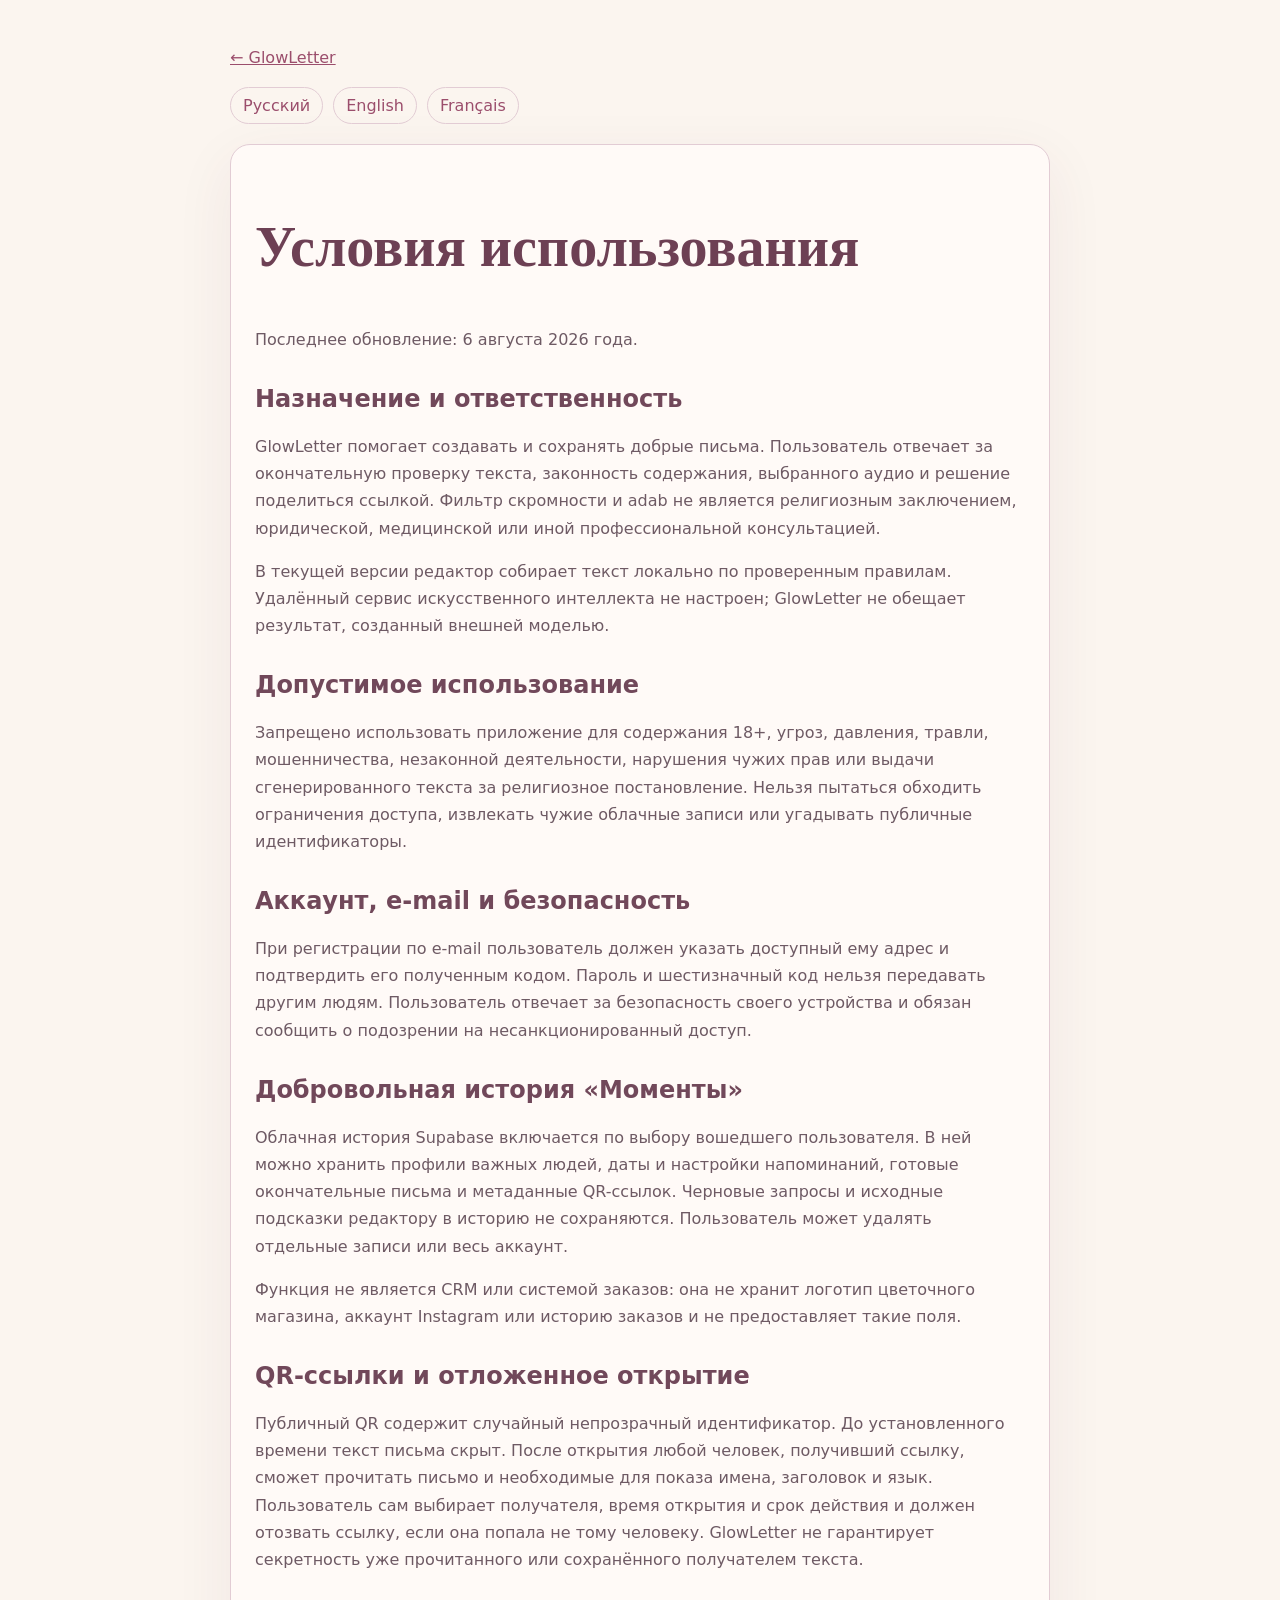
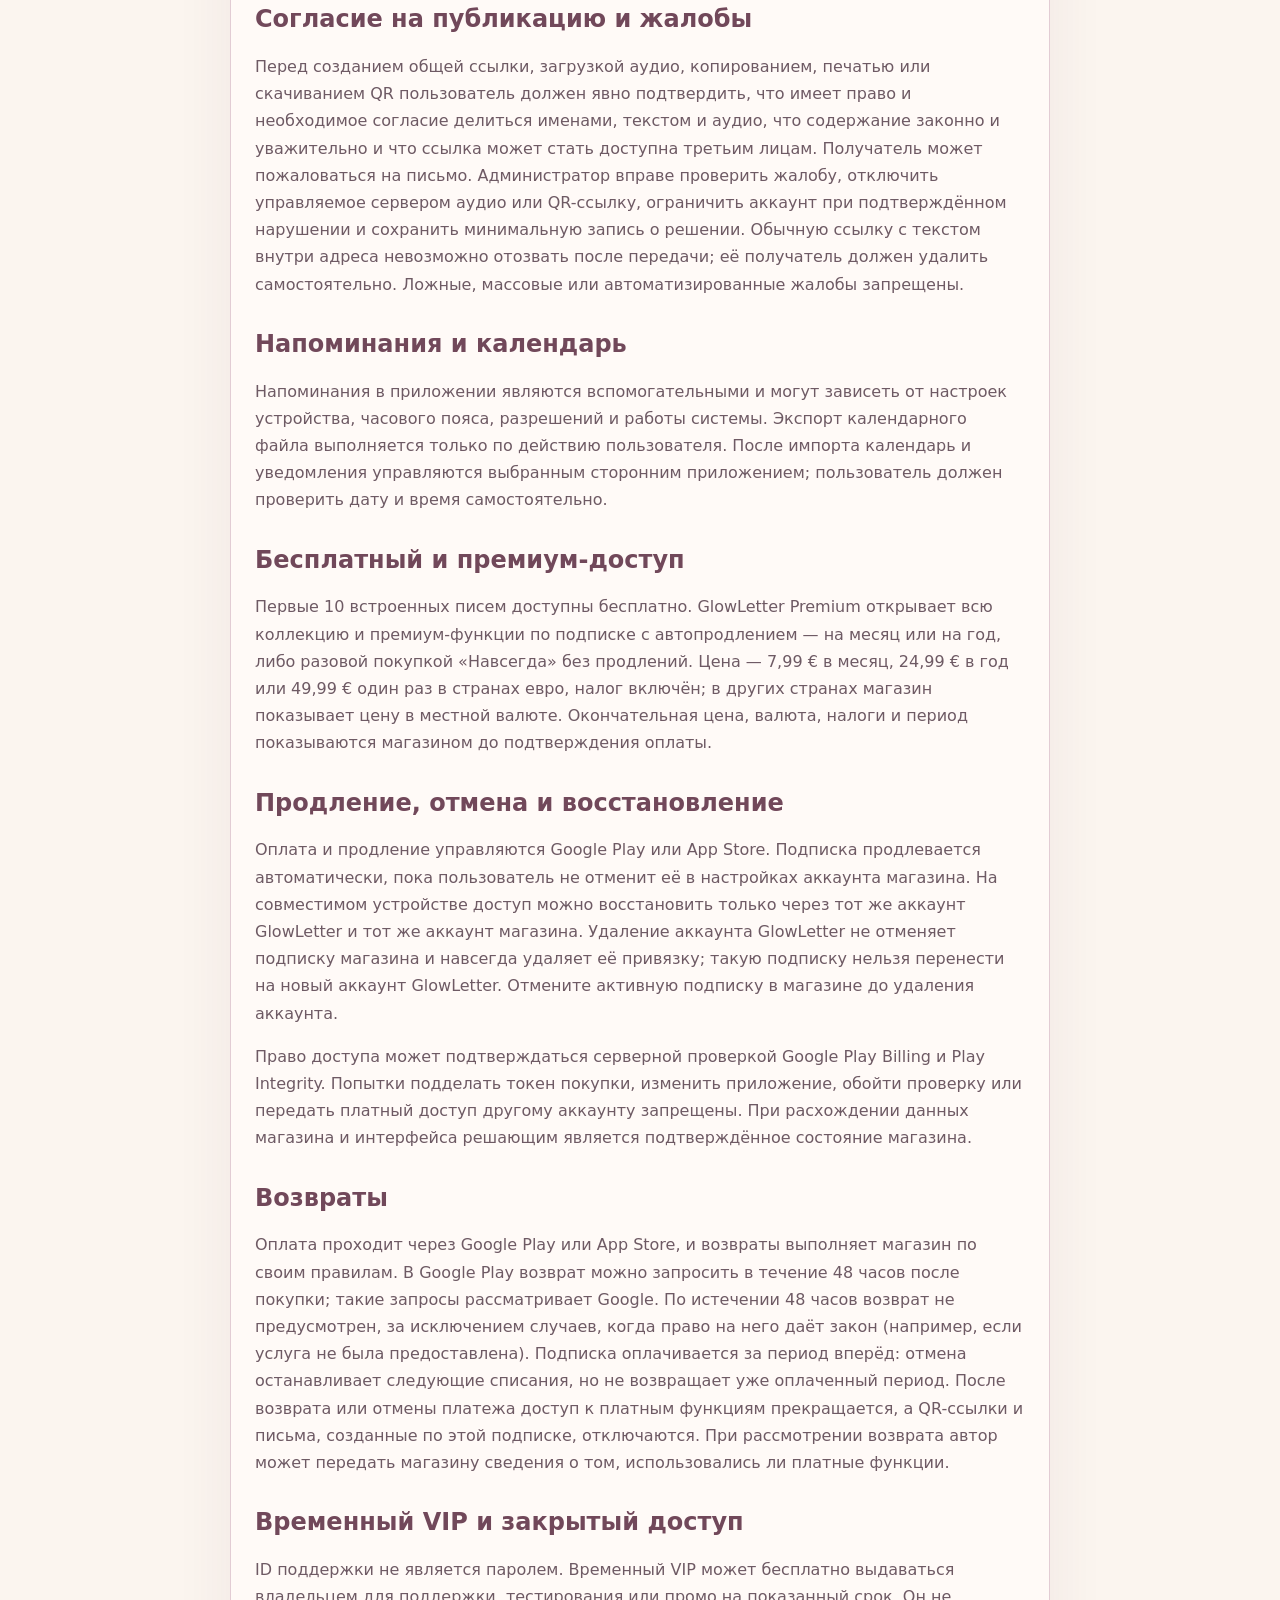
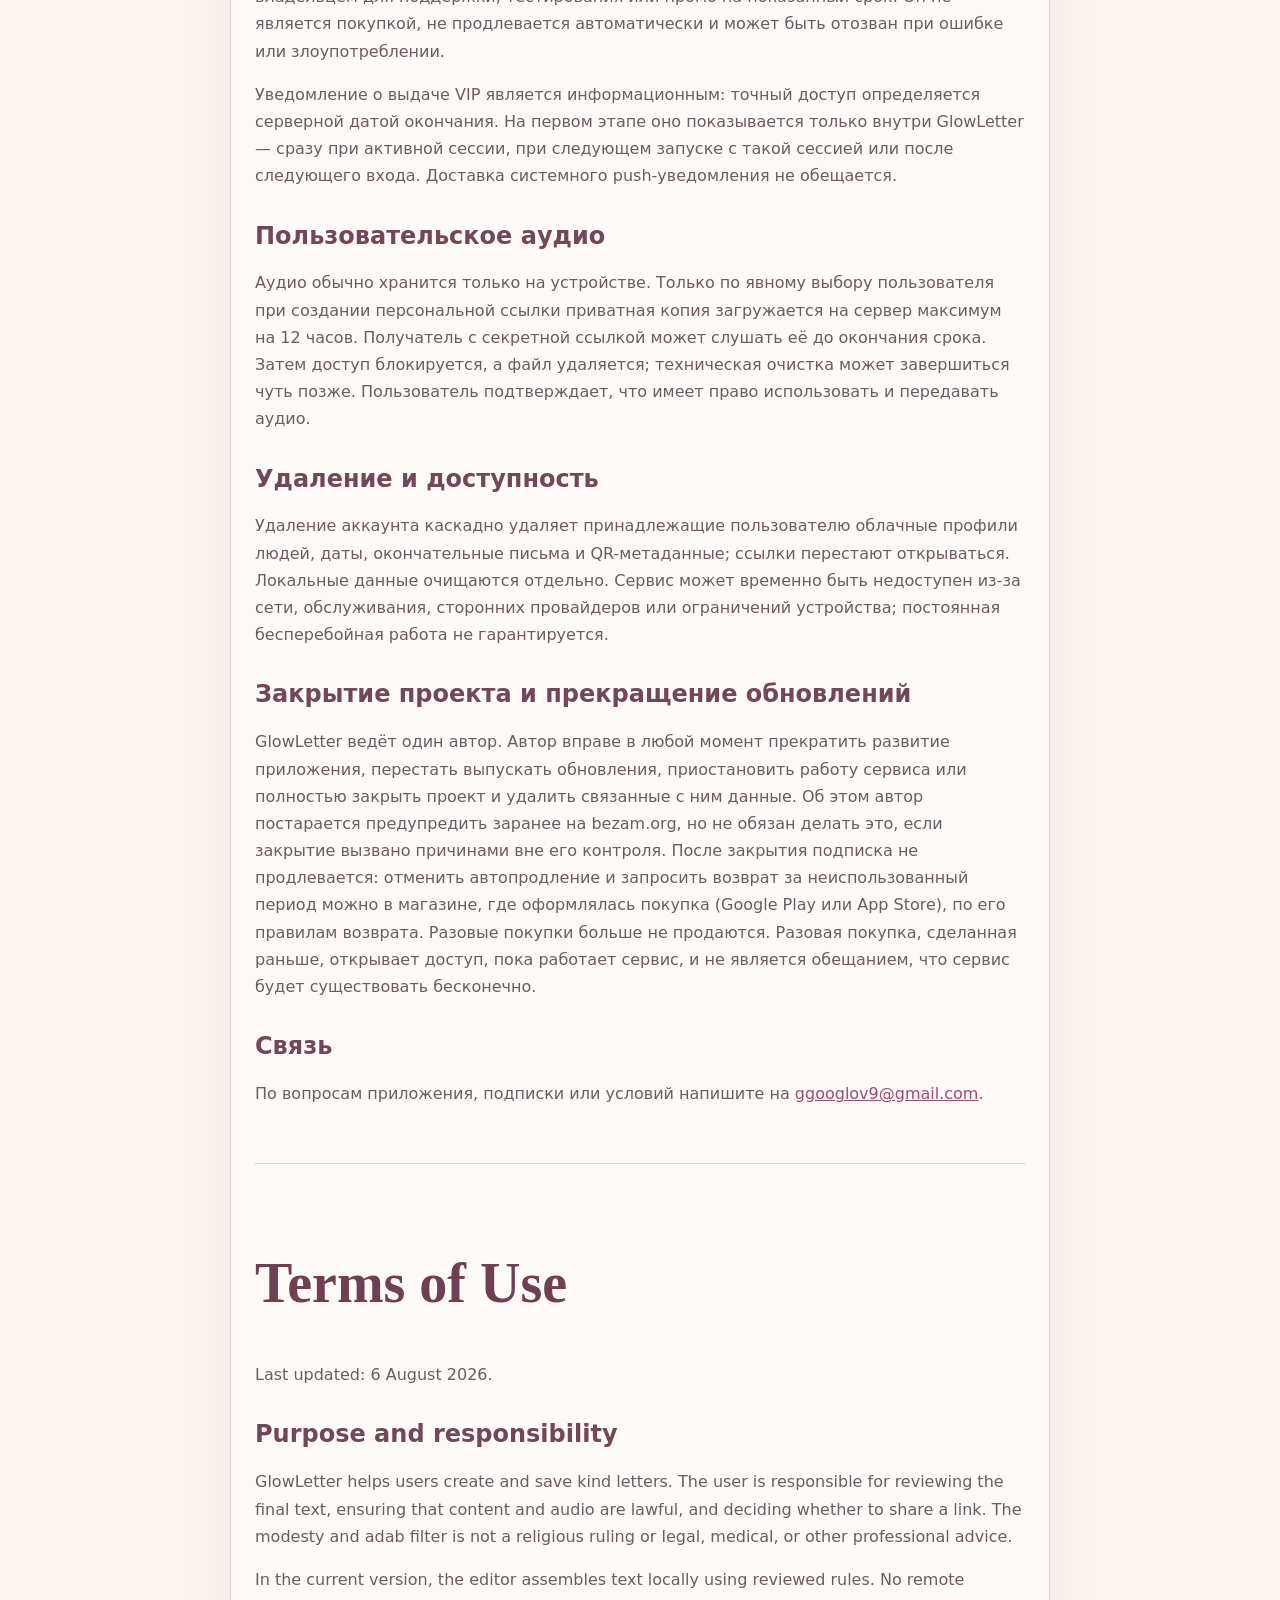
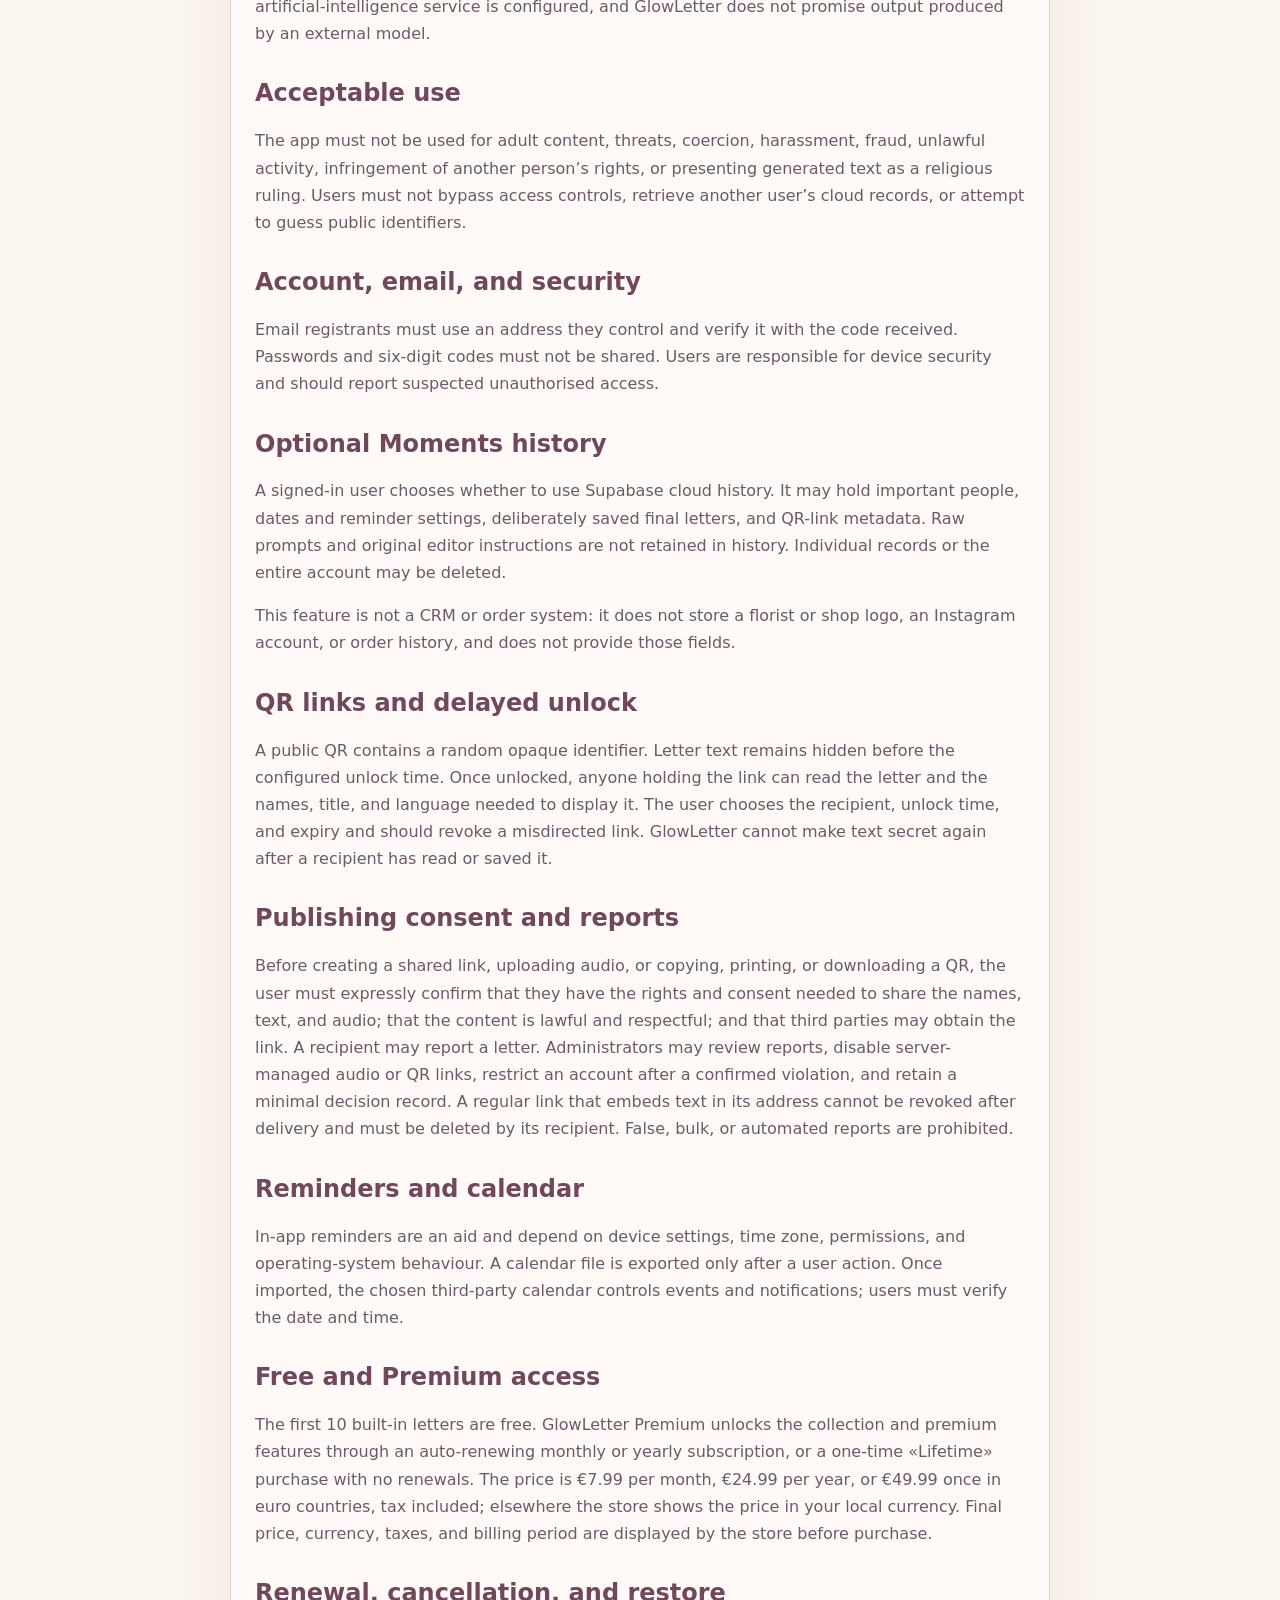
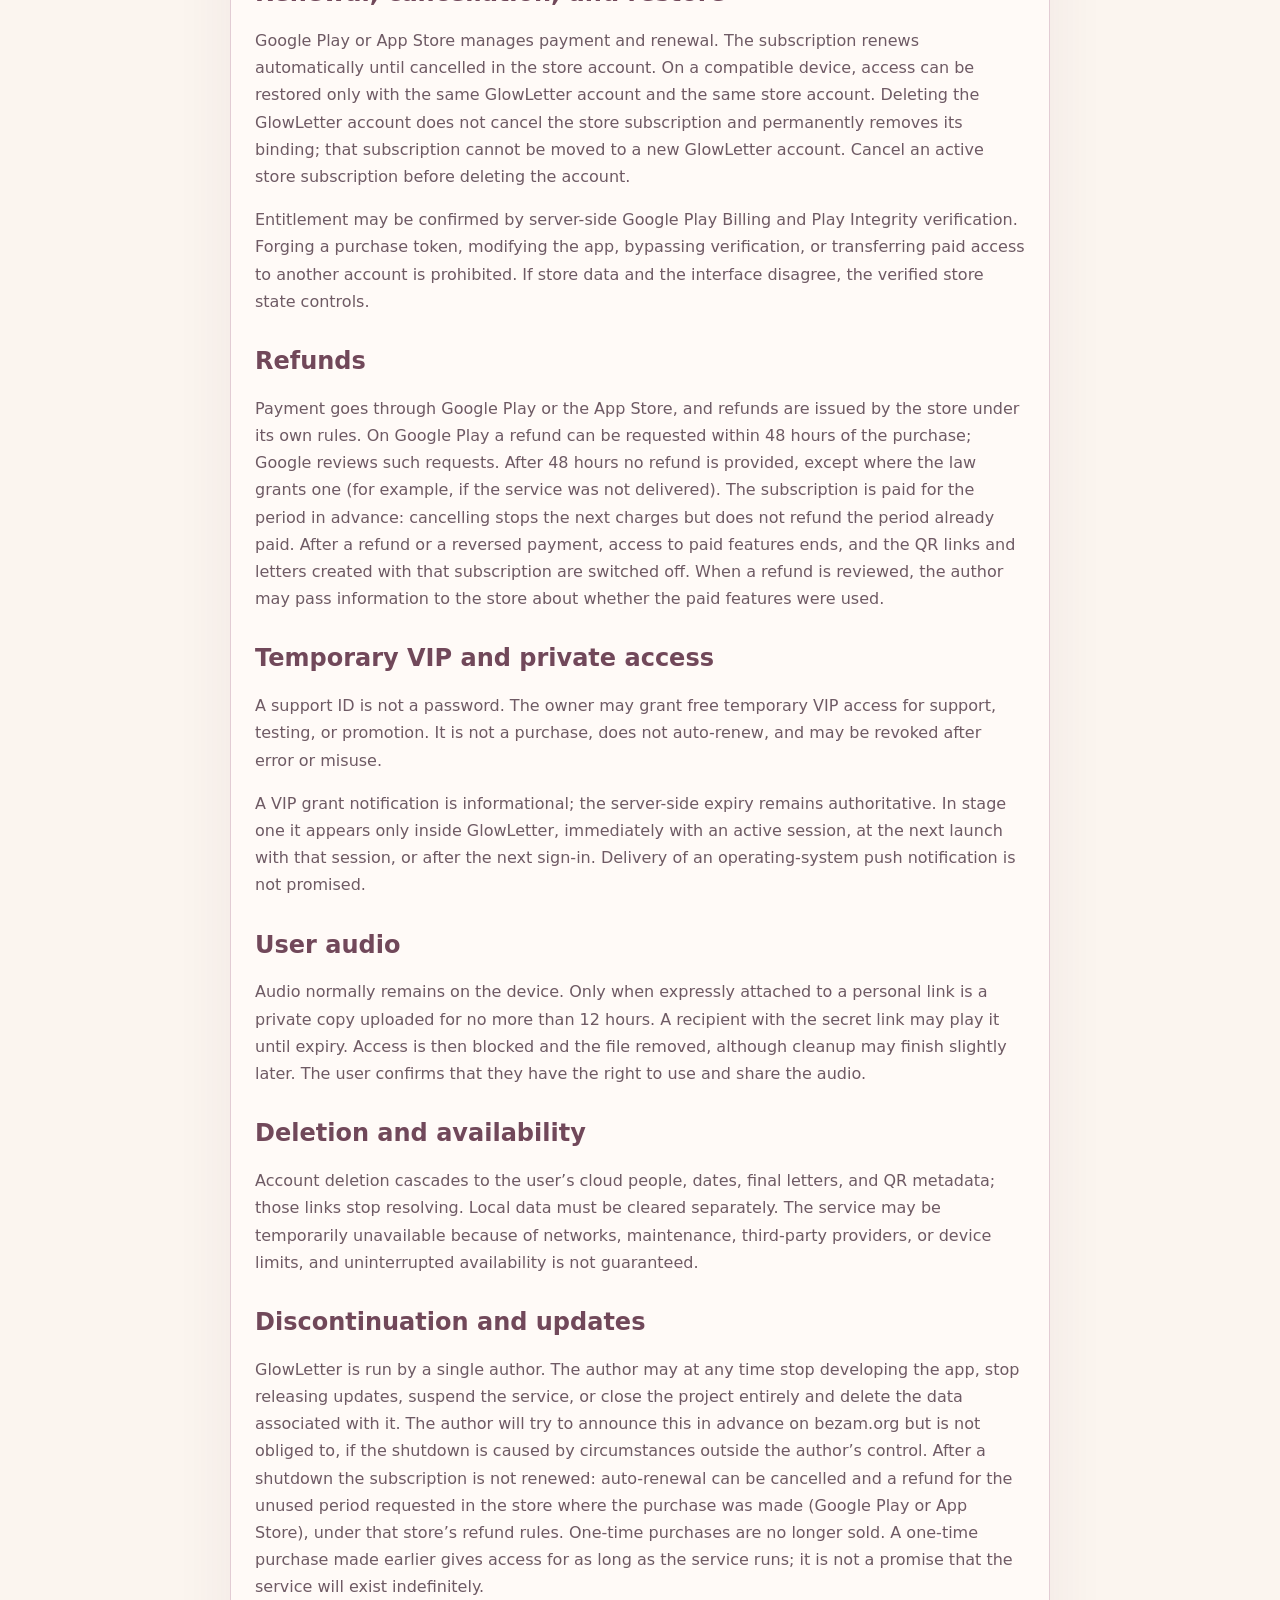
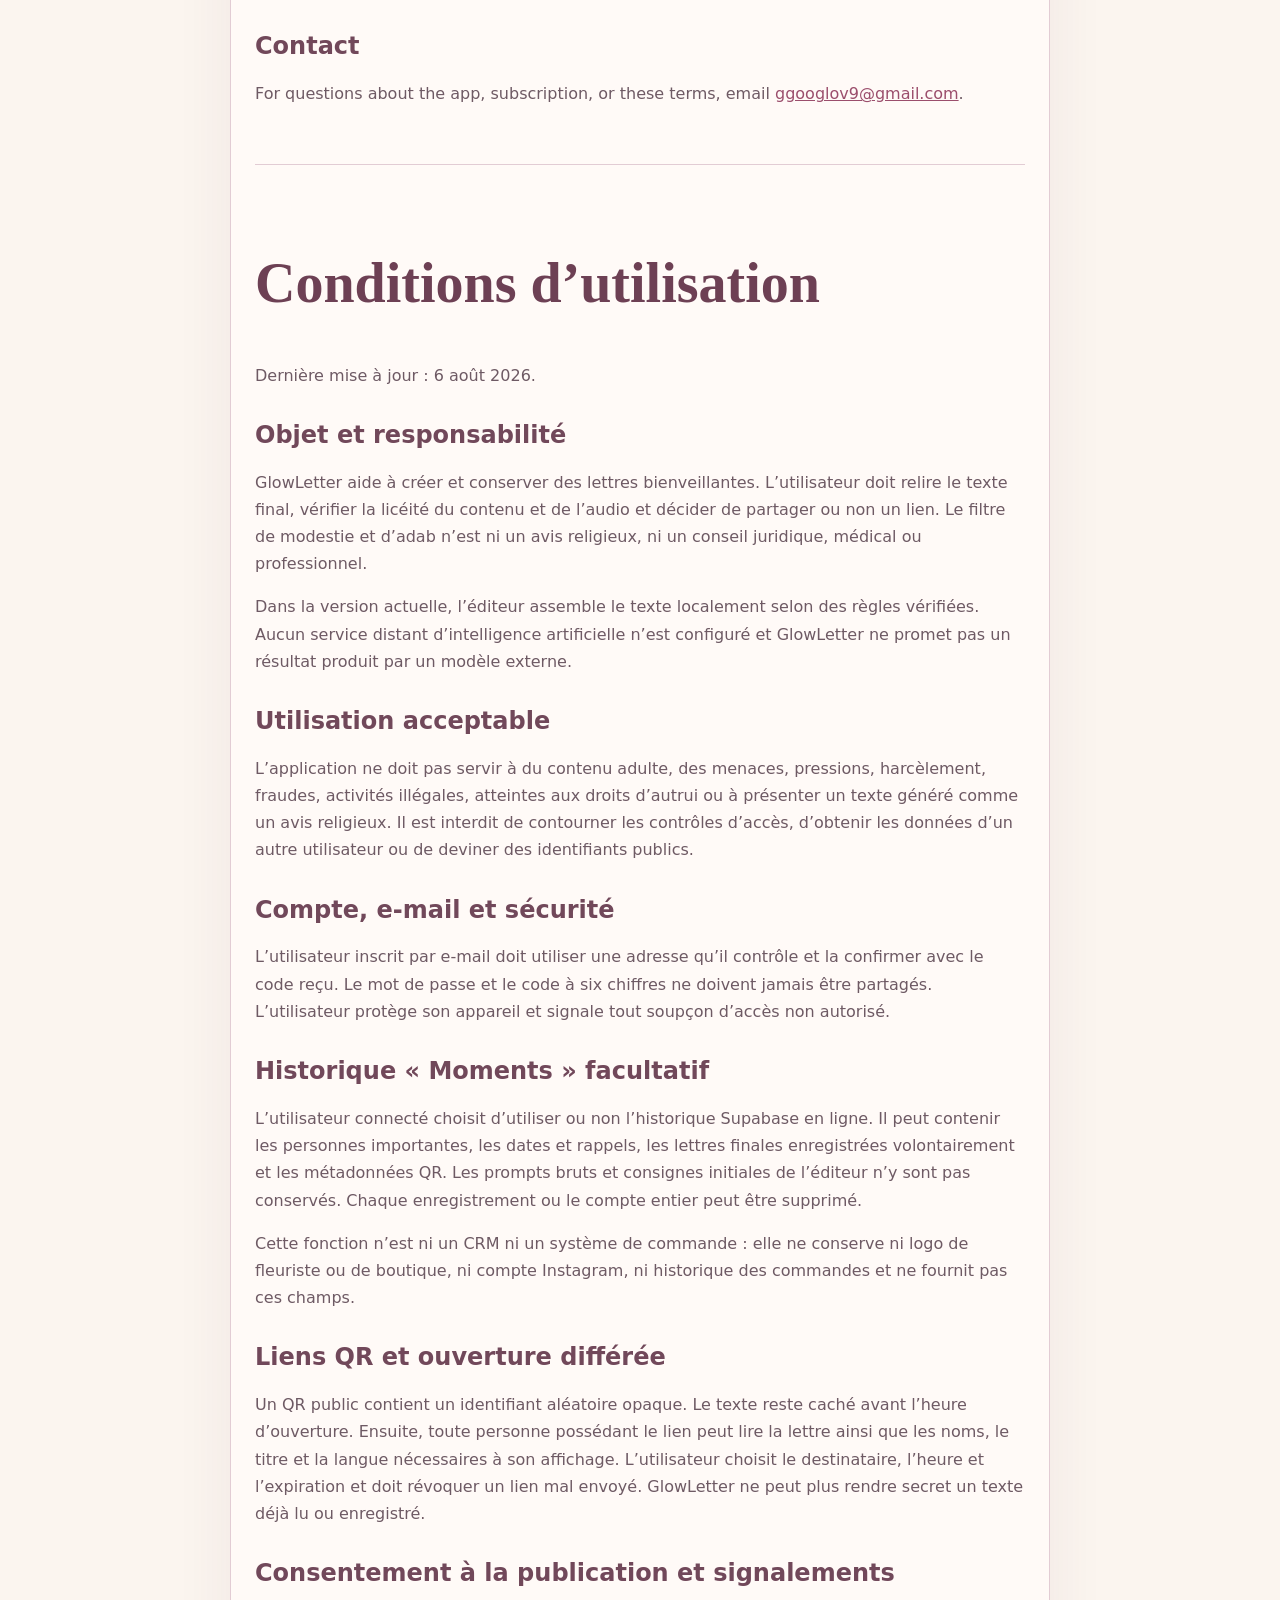
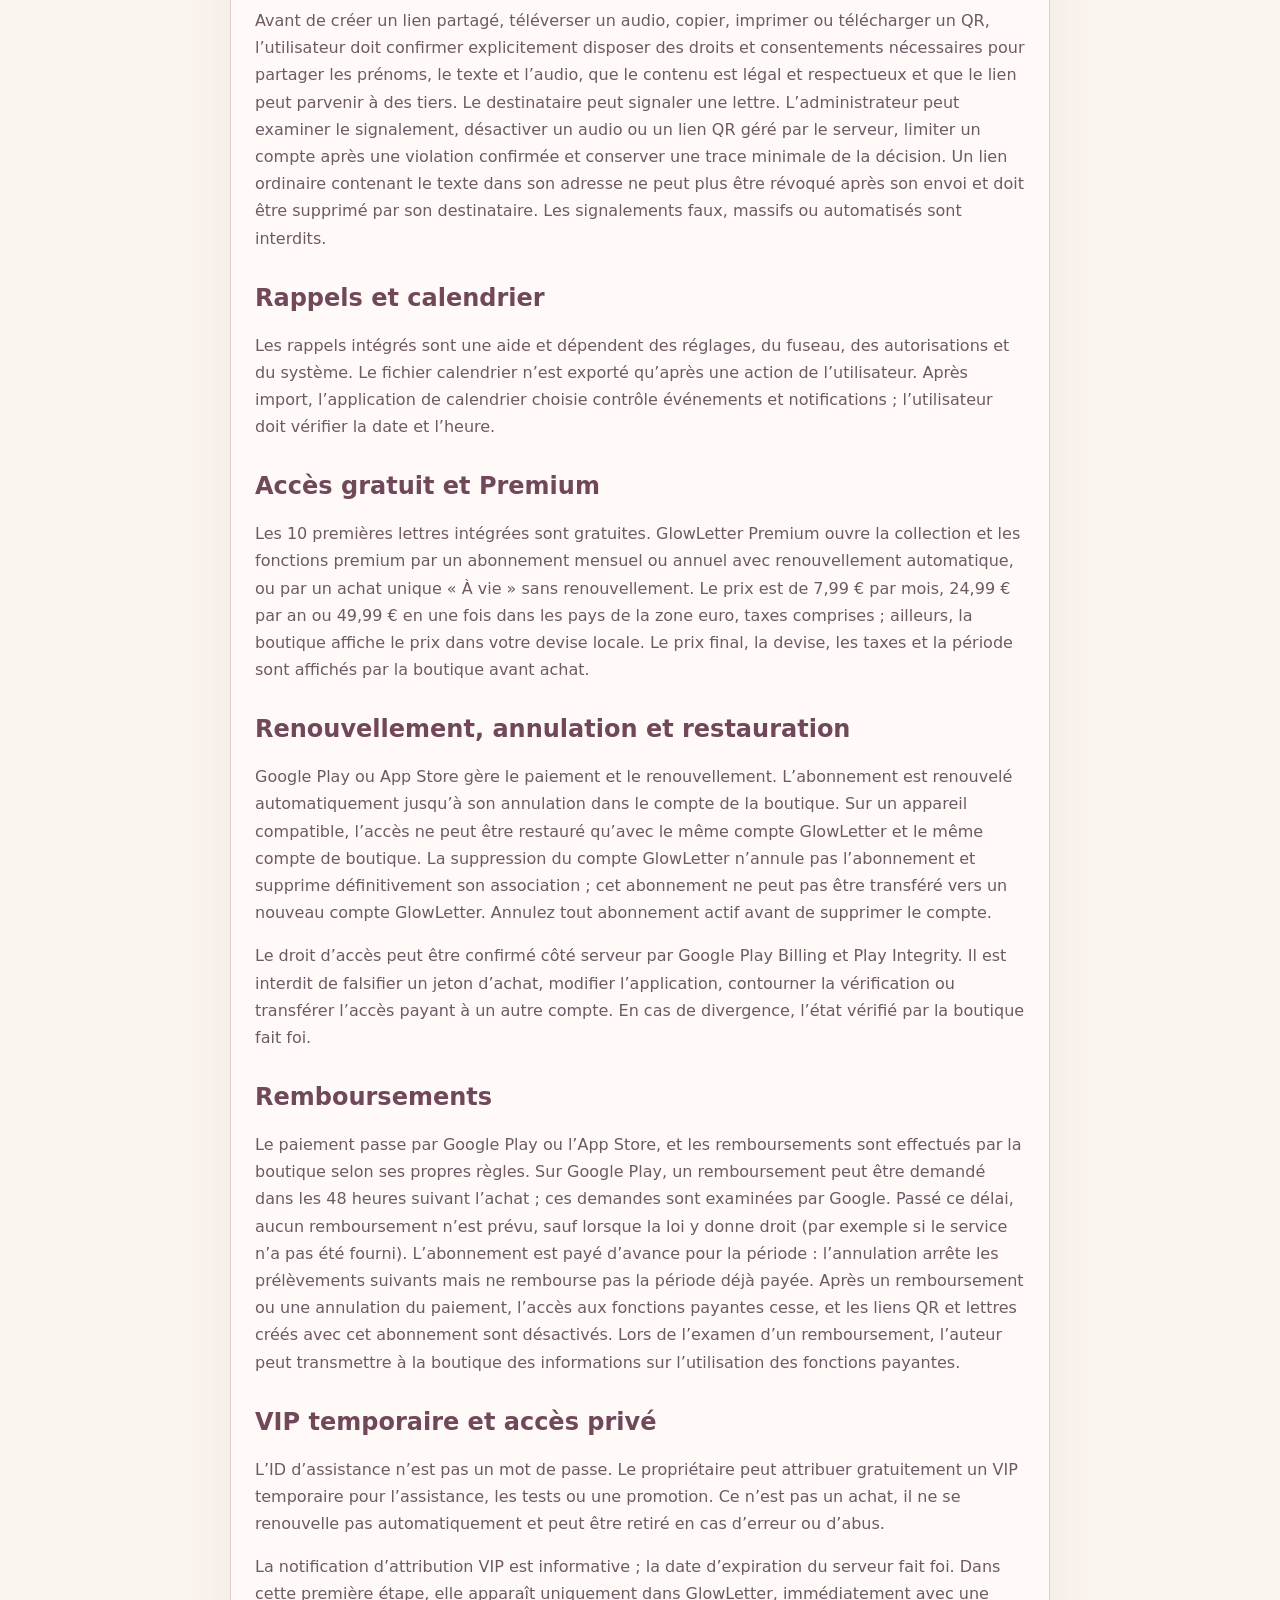
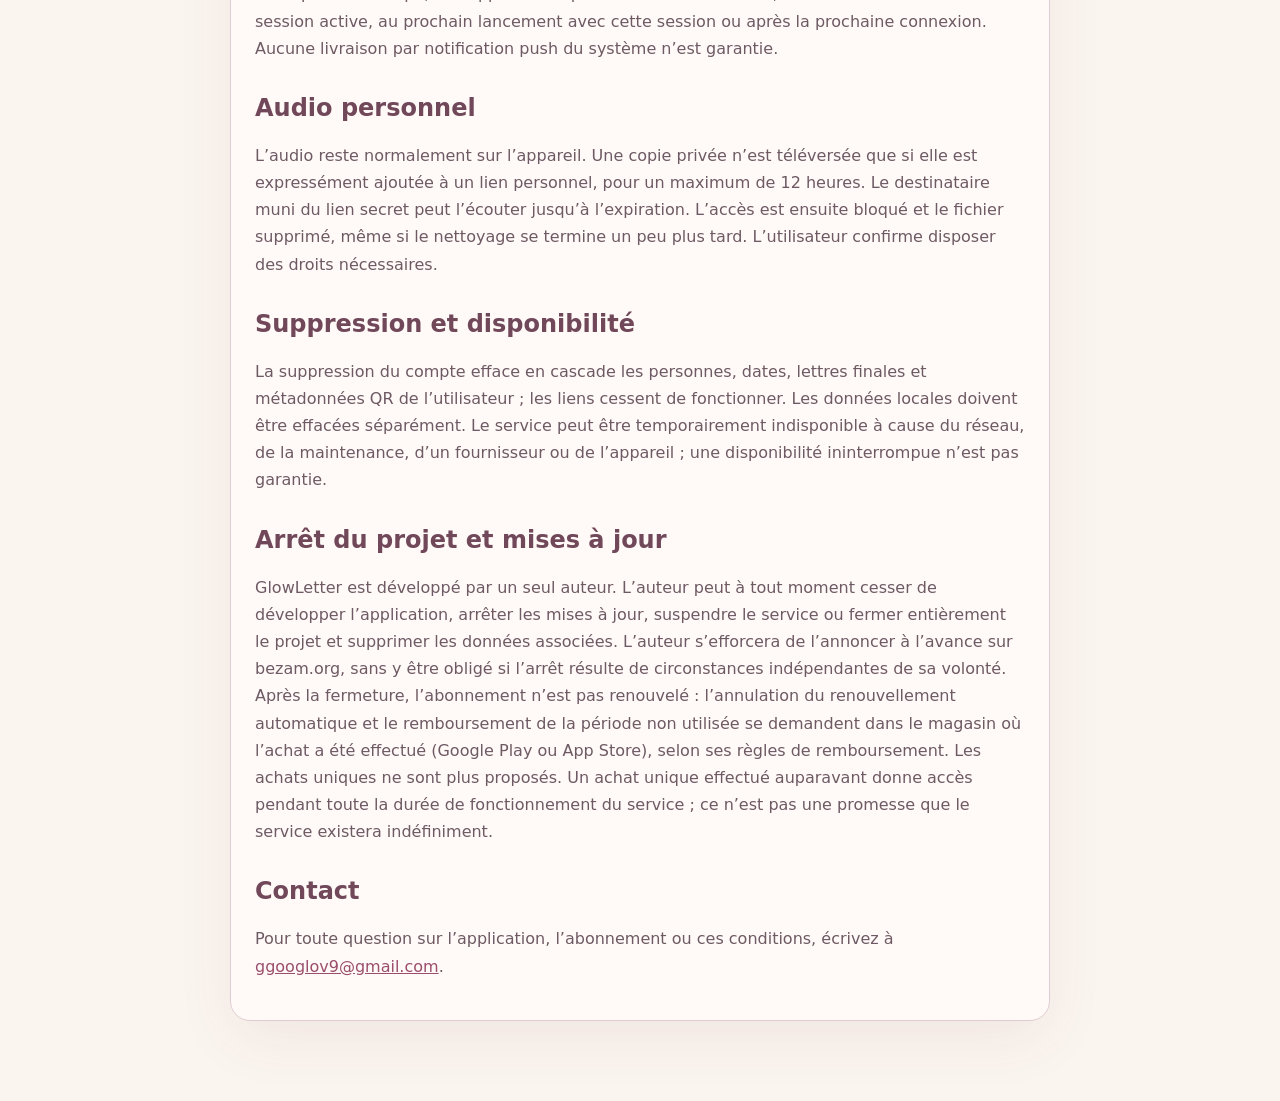
<file: terms.html>
<!doctype html>
<html lang="ru">
<head>
  <meta charset="utf-8" />
  <meta name="viewport" content="width=device-width,initial-scale=1" />
  <meta name="theme-color" content="#211a27" />
  <title>Terms · Условия · Conditions · GlowLetter</title>
  <style>:root{font-family:system-ui,sans-serif;color:#41343d;background:#fbf5ef}body{margin:0}.page{width:min(820px,calc(100% - 32px));margin:auto;padding:48px 0 80px}a{color:#9b4e6c}h1{font-family:Georgia,serif;font-size:clamp(36px,7vw,64px);color:#6d4054}h2{margin-top:32px;color:#71485a}p,li{line-height:1.7;color:#6e5a64}.back{display:inline-block;margin-bottom:20px}.languages{display:flex;flex-wrap:wrap;gap:10px;margin:0 0 20px}.languages a{padding:8px 12px;border:1px solid #e2ccd4;border-radius:999px;text-decoration:none}.card{padding:24px;border:1px solid #e2ccd4;border-radius:20px;background:#fffaf7;box-shadow:0 18px 60px #5f304012}.legal{scroll-margin-top:24px}.legal+.legal{margin-top:56px;padding-top:40px;border-top:1px solid #e2ccd4}.legal h1{font-size:clamp(34px,6vw,56px)}</style>
</head>
<body>
  <main class="page">
    <a class="back" href="index.html">← GlowLetter</a>
    <nav class="languages" aria-label="Language"><a href="#ru" lang="ru">Русский</a><a href="#en" lang="en">English</a><a href="#fr" lang="fr">Français</a></nav>
    <div class="card">
      <section class="legal" id="ru" lang="ru">
        <h1>Условия использования</h1>
        <p>Последнее обновление: 6 августа 2026 года.</p>
        <h2>Назначение и ответственность</h2>
        <p>GlowLetter помогает создавать и сохранять добрые письма. Пользователь отвечает за окончательную проверку текста, законность содержания, выбранного аудио и решение поделиться ссылкой. Фильтр скромности и adab не является религиозным заключением, юридической, медицинской или иной профессиональной консультацией.</p>
        <p>В текущей версии редактор собирает текст локально по проверенным правилам. Удалённый сервис искусственного интеллекта не настроен; GlowLetter не обещает результат, созданный внешней моделью.</p>
        <h2>Допустимое использование</h2>
        <p>Запрещено использовать приложение для содержания 18+, угроз, давления, травли, мошенничества, незаконной деятельности, нарушения чужих прав или выдачи сгенерированного текста за религиозное постановление. Нельзя пытаться обходить ограничения доступа, извлекать чужие облачные записи или угадывать публичные идентификаторы.</p>
        <h2>Аккаунт, e-mail и безопасность</h2>
        <p>При регистрации по e-mail пользователь должен указать доступный ему адрес и подтвердить его полученным кодом. Пароль и шестизначный код нельзя передавать другим людям. Пользователь отвечает за безопасность своего устройства и обязан сообщить о подозрении на несанкционированный доступ.</p>
        <h2>Добровольная история «Моменты»</h2>
        <p>Облачная история Supabase включается по выбору вошедшего пользователя. В ней можно хранить профили важных людей, даты и настройки напоминаний, готовые окончательные письма и метаданные QR-ссылок. Черновые запросы и исходные подсказки редактору в историю не сохраняются. Пользователь может удалять отдельные записи или весь аккаунт.</p>
        <p>Функция не является CRM или системой заказов: она не хранит логотип цветочного магазина, аккаунт Instagram или историю заказов и не предоставляет такие поля.</p>
        <h2>QR-ссылки и отложенное открытие</h2>
        <p>Публичный QR содержит случайный непрозрачный идентификатор. До установленного времени текст письма скрыт. После открытия любой человек, получивший ссылку, сможет прочитать письмо и необходимые для показа имена, заголовок и язык. Пользователь сам выбирает получателя, время открытия и срок действия и должен отозвать ссылку, если она попала не тому человеку. GlowLetter не гарантирует секретность уже прочитанного или сохранённого получателем текста.</p>
        <h2>Согласие на публикацию и жалобы</h2>
        <p>Перед созданием общей ссылки, загрузкой аудио, копированием, печатью или скачиванием QR пользователь должен явно подтвердить, что имеет право и необходимое согласие делиться именами, текстом и аудио, что содержание законно и уважительно и что ссылка может стать доступна третьим лицам. Получатель может пожаловаться на письмо. Администратор вправе проверить жалобу, отключить управляемое сервером аудио или QR-ссылку, ограничить аккаунт при подтверждённом нарушении и сохранить минимальную запись о решении. Обычную ссылку с текстом внутри адреса невозможно отозвать после передачи; её получатель должен удалить самостоятельно. Ложные, массовые или автоматизированные жалобы запрещены.</p>
        <h2>Напоминания и календарь</h2>
        <p>Напоминания в приложении являются вспомогательными и могут зависеть от настроек устройства, часового пояса, разрешений и работы системы. Экспорт календарного файла выполняется только по действию пользователя. После импорта календарь и уведомления управляются выбранным сторонним приложением; пользователь должен проверить дату и время самостоятельно.</p>
        <h2>Бесплатный и премиум-доступ</h2>
        <p>Первые 10 встроенных писем доступны бесплатно. GlowLetter Premium открывает всю коллекцию и премиум-функции по подписке с автопродлением — на месяц или на год, либо разовой покупкой «Навсегда» без продлений. Цена — 7,99 € в месяц, 24,99 € в год или 49,99 € один раз в странах евро, налог включён; в других странах магазин показывает цену в местной валюте. Окончательная цена, валюта, налоги и период показываются магазином до подтверждения оплаты.</p>
        <h2>Продление, отмена и восстановление</h2>
        <p>Оплата и продление управляются Google Play или App Store. Подписка продлевается автоматически, пока пользователь не отменит её в настройках аккаунта магазина. На совместимом устройстве доступ можно восстановить только через тот же аккаунт GlowLetter и тот же аккаунт магазина. Удаление аккаунта GlowLetter не отменяет подписку магазина и навсегда удаляет её привязку; такую подписку нельзя перенести на новый аккаунт GlowLetter. Отмените активную подписку в магазине до удаления аккаунта.</p>
        <p>Право доступа может подтверждаться серверной проверкой Google Play Billing и Play Integrity. Попытки подделать токен покупки, изменить приложение, обойти проверку или передать платный доступ другому аккаунту запрещены. При расхождении данных магазина и интерфейса решающим является подтверждённое состояние магазина.</p>
        <h2>Возвраты</h2>
        <p>Оплата проходит через Google Play или App Store, и возвраты выполняет магазин по своим правилам. В Google Play возврат можно запросить в течение 48 часов после покупки; такие запросы рассматривает Google. По истечении 48 часов возврат не предусмотрен, за исключением случаев, когда право на него даёт закон (например, если услуга не была предоставлена). Подписка оплачивается за период вперёд: отмена останавливает следующие списания, но не возвращает уже оплаченный период. После возврата или отмены платежа доступ к платным функциям прекращается, а QR-ссылки и письма, созданные по этой подписке, отключаются. При рассмотрении возврата автор может передать магазину сведения о том, использовались ли платные функции.</p>
        <h2>Временный VIP и закрытый доступ</h2>
        <p>ID поддержки не является паролем. Временный VIP может бесплатно выдаваться владельцем для поддержки, тестирования или промо на показанный срок. Он не является покупкой, не продлевается автоматически и может быть отозван при ошибке или злоупотреблении.</p>
        <p>Уведомление о выдаче VIP является информационным: точный доступ определяется серверной датой окончания. На первом этапе оно показывается только внутри GlowLetter — сразу при активной сессии, при следующем запуске с такой сессией или после следующего входа. Доставка системного push-уведомления не обещается.</p>
        <h2>Пользовательское аудио</h2>
        <p>Аудио обычно хранится только на устройстве. Только по явному выбору пользователя при создании персональной ссылки приватная копия загружается на сервер максимум на 12 часов. Получатель с секретной ссылкой может слушать её до окончания срока. Затем доступ блокируется, а файл удаляется; техническая очистка может завершиться чуть позже. Пользователь подтверждает, что имеет право использовать и передавать аудио.</p>
        <h2>Удаление и доступность</h2>
        <p>Удаление аккаунта каскадно удаляет принадлежащие пользователю облачные профили людей, даты, окончательные письма и QR-метаданные; ссылки перестают открываться. Локальные данные очищаются отдельно. Сервис может временно быть недоступен из-за сети, обслуживания, сторонних провайдеров или ограничений устройства; постоянная бесперебойная работа не гарантируется.</p>
        <h2>Закрытие проекта и прекращение обновлений</h2>
        <p>GlowLetter ведёт один автор. Автор вправе в любой момент прекратить развитие приложения, перестать выпускать обновления, приостановить работу сервиса или полностью закрыть проект и удалить связанные с ним данные. Об этом автор постарается предупредить заранее на bezam.org, но не обязан делать это, если закрытие вызвано причинами вне его контроля. После закрытия подписка не продлевается: отменить автопродление и запросить возврат за неиспользованный период можно в магазине, где оформлялась покупка (Google Play или App Store), по его правилам возврата. Разовые покупки больше не продаются. Разовая покупка, сделанная раньше, открывает доступ, пока работает сервис, и не является обещанием, что сервис будет существовать бесконечно.</p>
        <h2>Связь</h2>
        <p>По вопросам приложения, подписки или условий напишите на <a href="mailto:ggooglov9@gmail.com">ggooglov9@gmail.com</a>.</p>
      </section>

      <section class="legal" id="en" lang="en">
        <h1>Terms of Use</h1>
        <p>Last updated: 6 August 2026.</p>
        <h2>Purpose and responsibility</h2>
        <p>GlowLetter helps users create and save kind letters. The user is responsible for reviewing the final text, ensuring that content and audio are lawful, and deciding whether to share a link. The modesty and adab filter is not a religious ruling or legal, medical, or other professional advice.</p>
        <p>In the current version, the editor assembles text locally using reviewed rules. No remote artificial-intelligence service is configured, and GlowLetter does not promise output produced by an external model.</p>
        <h2>Acceptable use</h2>
        <p>The app must not be used for adult content, threats, coercion, harassment, fraud, unlawful activity, infringement of another person’s rights, or presenting generated text as a religious ruling. Users must not bypass access controls, retrieve another user’s cloud records, or attempt to guess public identifiers.</p>
        <h2>Account, email, and security</h2>
        <p>Email registrants must use an address they control and verify it with the code received. Passwords and six-digit codes must not be shared. Users are responsible for device security and should report suspected unauthorised access.</p>
        <h2>Optional Moments history</h2>
        <p>A signed-in user chooses whether to use Supabase cloud history. It may hold important people, dates and reminder settings, deliberately saved final letters, and QR-link metadata. Raw prompts and original editor instructions are not retained in history. Individual records or the entire account may be deleted.</p>
        <p>This feature is not a CRM or order system: it does not store a florist or shop logo, an Instagram account, or order history, and does not provide those fields.</p>
        <h2>QR links and delayed unlock</h2>
        <p>A public QR contains a random opaque identifier. Letter text remains hidden before the configured unlock time. Once unlocked, anyone holding the link can read the letter and the names, title, and language needed to display it. The user chooses the recipient, unlock time, and expiry and should revoke a misdirected link. GlowLetter cannot make text secret again after a recipient has read or saved it.</p>
        <h2>Publishing consent and reports</h2>
        <p>Before creating a shared link, uploading audio, or copying, printing, or downloading a QR, the user must expressly confirm that they have the rights and consent needed to share the names, text, and audio; that the content is lawful and respectful; and that third parties may obtain the link. A recipient may report a letter. Administrators may review reports, disable server-managed audio or QR links, restrict an account after a confirmed violation, and retain a minimal decision record. A regular link that embeds text in its address cannot be revoked after delivery and must be deleted by its recipient. False, bulk, or automated reports are prohibited.</p>
        <h2>Reminders and calendar</h2>
        <p>In-app reminders are an aid and depend on device settings, time zone, permissions, and operating-system behaviour. A calendar file is exported only after a user action. Once imported, the chosen third-party calendar controls events and notifications; users must verify the date and time.</p>
        <h2>Free and Premium access</h2>
        <p>The first 10 built-in letters are free. GlowLetter Premium unlocks the collection and premium features through an auto-renewing monthly or yearly subscription, or a one-time «Lifetime» purchase with no renewals. The price is €7.99 per month, €24.99 per year, or €49.99 once in euro countries, tax included; elsewhere the store shows the price in your local currency. Final price, currency, taxes, and billing period are displayed by the store before purchase.</p>
        <h2>Renewal, cancellation, and restore</h2>
        <p>Google Play or App Store manages payment and renewal. The subscription renews automatically until cancelled in the store account. On a compatible device, access can be restored only with the same GlowLetter account and the same store account. Deleting the GlowLetter account does not cancel the store subscription and permanently removes its binding; that subscription cannot be moved to a new GlowLetter account. Cancel an active store subscription before deleting the account.</p>
        <p>Entitlement may be confirmed by server-side Google Play Billing and Play Integrity verification. Forging a purchase token, modifying the app, bypassing verification, or transferring paid access to another account is prohibited. If store data and the interface disagree, the verified store state controls.</p>
        <h2>Refunds</h2>
        <p>Payment goes through Google Play or the App Store, and refunds are issued by the store under its own rules. On Google Play a refund can be requested within 48 hours of the purchase; Google reviews such requests. After 48 hours no refund is provided, except where the law grants one (for example, if the service was not delivered). The subscription is paid for the period in advance: cancelling stops the next charges but does not refund the period already paid. After a refund or a reversed payment, access to paid features ends, and the QR links and letters created with that subscription are switched off. When a refund is reviewed, the author may pass information to the store about whether the paid features were used.</p>
        <h2>Temporary VIP and private access</h2>
        <p>A support ID is not a password. The owner may grant free temporary VIP access for support, testing, or promotion. It is not a purchase, does not auto-renew, and may be revoked after error or misuse.</p>
        <p>A VIP grant notification is informational; the server-side expiry remains authoritative. In stage one it appears only inside GlowLetter, immediately with an active session, at the next launch with that session, or after the next sign-in. Delivery of an operating-system push notification is not promised.</p>
        <h2>User audio</h2>
        <p>Audio normally remains on the device. Only when expressly attached to a personal link is a private copy uploaded for no more than 12 hours. A recipient with the secret link may play it until expiry. Access is then blocked and the file removed, although cleanup may finish slightly later. The user confirms that they have the right to use and share the audio.</p>
        <h2>Deletion and availability</h2>
        <p>Account deletion cascades to the user’s cloud people, dates, final letters, and QR metadata; those links stop resolving. Local data must be cleared separately. The service may be temporarily unavailable because of networks, maintenance, third-party providers, or device limits, and uninterrupted availability is not guaranteed.</p>
        <h2>Discontinuation and updates</h2>
        <p>GlowLetter is run by a single author. The author may at any time stop developing the app, stop releasing updates, suspend the service, or close the project entirely and delete the data associated with it. The author will try to announce this in advance on bezam.org but is not obliged to, if the shutdown is caused by circumstances outside the author’s control. After a shutdown the subscription is not renewed: auto-renewal can be cancelled and a refund for the unused period requested in the store where the purchase was made (Google Play or App Store), under that store’s refund rules. One-time purchases are no longer sold. A one-time purchase made earlier gives access for as long as the service runs; it is not a promise that the service will exist indefinitely.</p>
        <h2>Contact</h2>
        <p>For questions about the app, subscription, or these terms, email <a href="mailto:ggooglov9@gmail.com">ggooglov9@gmail.com</a>.</p>
      </section>

      <section class="legal" id="fr" lang="fr">
        <h1>Conditions d’utilisation</h1>
        <p>Dernière mise à jour : 6 août 2026.</p>
        <h2>Objet et responsabilité</h2>
        <p>GlowLetter aide à créer et conserver des lettres bienveillantes. L’utilisateur doit relire le texte final, vérifier la licéité du contenu et de l’audio et décider de partager ou non un lien. Le filtre de modestie et d’adab n’est ni un avis religieux, ni un conseil juridique, médical ou professionnel.</p>
        <p>Dans la version actuelle, l’éditeur assemble le texte localement selon des règles vérifiées. Aucun service distant d’intelligence artificielle n’est configuré et GlowLetter ne promet pas un résultat produit par un modèle externe.</p>
        <h2>Utilisation acceptable</h2>
        <p>L’application ne doit pas servir à du contenu adulte, des menaces, pressions, harcèlement, fraudes, activités illégales, atteintes aux droits d’autrui ou à présenter un texte généré comme un avis religieux. Il est interdit de contourner les contrôles d’accès, d’obtenir les données d’un autre utilisateur ou de deviner des identifiants publics.</p>
        <h2>Compte, e-mail et sécurité</h2>
        <p>L’utilisateur inscrit par e-mail doit utiliser une adresse qu’il contrôle et la confirmer avec le code reçu. Le mot de passe et le code à six chiffres ne doivent jamais être partagés. L’utilisateur protège son appareil et signale tout soupçon d’accès non autorisé.</p>
        <h2>Historique « Moments » facultatif</h2>
        <p>L’utilisateur connecté choisit d’utiliser ou non l’historique Supabase en ligne. Il peut contenir les personnes importantes, les dates et rappels, les lettres finales enregistrées volontairement et les métadonnées QR. Les prompts bruts et consignes initiales de l’éditeur n’y sont pas conservés. Chaque enregistrement ou le compte entier peut être supprimé.</p>
        <p>Cette fonction n’est ni un CRM ni un système de commande : elle ne conserve ni logo de fleuriste ou de boutique, ni compte Instagram, ni historique des commandes et ne fournit pas ces champs.</p>
        <h2>Liens QR et ouverture différée</h2>
        <p>Un QR public contient un identifiant aléatoire opaque. Le texte reste caché avant l’heure d’ouverture. Ensuite, toute personne possédant le lien peut lire la lettre ainsi que les noms, le titre et la langue nécessaires à son affichage. L’utilisateur choisit le destinataire, l’heure et l’expiration et doit révoquer un lien mal envoyé. GlowLetter ne peut plus rendre secret un texte déjà lu ou enregistré.</p>
        <h2>Consentement à la publication et signalements</h2>
        <p>Avant de créer un lien partagé, téléverser un audio, copier, imprimer ou télécharger un QR, l’utilisateur doit confirmer explicitement disposer des droits et consentements nécessaires pour partager les prénoms, le texte et l’audio, que le contenu est légal et respectueux et que le lien peut parvenir à des tiers. Le destinataire peut signaler une lettre. L’administrateur peut examiner le signalement, désactiver un audio ou un lien QR géré par le serveur, limiter un compte après une violation confirmée et conserver une trace minimale de la décision. Un lien ordinaire contenant le texte dans son adresse ne peut plus être révoqué après son envoi et doit être supprimé par son destinataire. Les signalements faux, massifs ou automatisés sont interdits.</p>
        <h2>Rappels et calendrier</h2>
        <p>Les rappels intégrés sont une aide et dépendent des réglages, du fuseau, des autorisations et du système. Le fichier calendrier n’est exporté qu’après une action de l’utilisateur. Après import, l’application de calendrier choisie contrôle événements et notifications ; l’utilisateur doit vérifier la date et l’heure.</p>
        <h2>Accès gratuit et Premium</h2>
        <p>Les 10 premières lettres intégrées sont gratuites. GlowLetter Premium ouvre la collection et les fonctions premium par un abonnement mensuel ou annuel avec renouvellement automatique, ou par un achat unique « À vie » sans renouvellement. Le prix est de 7,99 € par mois, 24,99 € par an ou 49,99 € en une fois dans les pays de la zone euro, taxes comprises ; ailleurs, la boutique affiche le prix dans votre devise locale. Le prix final, la devise, les taxes et la période sont affichés par la boutique avant achat.</p>
        <h2>Renouvellement, annulation et restauration</h2>
        <p>Google Play ou App Store gère le paiement et le renouvellement. L’abonnement est renouvelé automatiquement jusqu’à son annulation dans le compte de la boutique. Sur un appareil compatible, l’accès ne peut être restauré qu’avec le même compte GlowLetter et le même compte de boutique. La suppression du compte GlowLetter n’annule pas l’abonnement et supprime définitivement son association ; cet abonnement ne peut pas être transféré vers un nouveau compte GlowLetter. Annulez tout abonnement actif avant de supprimer le compte.</p>
        <p>Le droit d’accès peut être confirmé côté serveur par Google Play Billing et Play Integrity. Il est interdit de falsifier un jeton d’achat, modifier l’application, contourner la vérification ou transférer l’accès payant à un autre compte. En cas de divergence, l’état vérifié par la boutique fait foi.</p>
        <h2>Remboursements</h2>
        <p>Le paiement passe par Google Play ou l’App Store, et les remboursements sont effectués par la boutique selon ses propres règles. Sur Google Play, un remboursement peut être demandé dans les 48 heures suivant l’achat ; ces demandes sont examinées par Google. Passé ce délai, aucun remboursement n’est prévu, sauf lorsque la loi y donne droit (par exemple si le service n’a pas été fourni). L’abonnement est payé d’avance pour la période : l’annulation arrête les prélèvements suivants mais ne rembourse pas la période déjà payée. Après un remboursement ou une annulation du paiement, l’accès aux fonctions payantes cesse, et les liens QR et lettres créés avec cet abonnement sont désactivés. Lors de l’examen d’un remboursement, l’auteur peut transmettre à la boutique des informations sur l’utilisation des fonctions payantes.</p>
        <h2>VIP temporaire et accès privé</h2>
        <p>L’ID d’assistance n’est pas un mot de passe. Le propriétaire peut attribuer gratuitement un VIP temporaire pour l’assistance, les tests ou une promotion. Ce n’est pas un achat, il ne se renouvelle pas automatiquement et peut être retiré en cas d’erreur ou d’abus.</p>
        <p>La notification d’attribution VIP est informative ; la date d’expiration du serveur fait foi. Dans cette première étape, elle apparaît uniquement dans GlowLetter, immédiatement avec une session active, au prochain lancement avec cette session ou après la prochaine connexion. Aucune livraison par notification push du système n’est garantie.</p>
        <h2>Audio personnel</h2>
        <p>L’audio reste normalement sur l’appareil. Une copie privée n’est téléversée que si elle est expressément ajoutée à un lien personnel, pour un maximum de 12 heures. Le destinataire muni du lien secret peut l’écouter jusqu’à l’expiration. L’accès est ensuite bloqué et le fichier supprimé, même si le nettoyage se termine un peu plus tard. L’utilisateur confirme disposer des droits nécessaires.</p>
        <h2>Suppression et disponibilité</h2>
        <p>La suppression du compte efface en cascade les personnes, dates, lettres finales et métadonnées QR de l’utilisateur ; les liens cessent de fonctionner. Les données locales doivent être effacées séparément. Le service peut être temporairement indisponible à cause du réseau, de la maintenance, d’un fournisseur ou de l’appareil ; une disponibilité ininterrompue n’est pas garantie.</p>
        <h2>Arrêt du projet et mises à jour</h2>
        <p>GlowLetter est développé par un seul auteur. L’auteur peut à tout moment cesser de développer l’application, arrêter les mises à jour, suspendre le service ou fermer entièrement le projet et supprimer les données associées. L’auteur s’efforcera de l’annoncer à l’avance sur bezam.org, sans y être obligé si l’arrêt résulte de circonstances indépendantes de sa volonté. Après la fermeture, l’abonnement n’est pas renouvelé : l’annulation du renouvellement automatique et le remboursement de la période non utilisée se demandent dans le magasin où l’achat a été effectué (Google Play ou App Store), selon ses règles de remboursement. Les achats uniques ne sont plus proposés. Un achat unique effectué auparavant donne accès pendant toute la durée de fonctionnement du service ; ce n’est pas une promesse que le service existera indéfiniment.</p>
        <h2>Contact</h2>
        <p>Pour toute question sur l’application, l’abonnement ou ces conditions, écrivez à <a href="mailto:ggooglov9@gmail.com">ggooglov9@gmail.com</a>.</p>
      </section>
    </div>
  </main>
</body>
</html>
</file>
<file: fonts/local-fonts.css>
/* Self-hosted OFL fonts. See fonts/licenses/. */
@font-face {
  font-family: "Cormorant Garamond";
  font-style: normal;
  font-weight: 500 600;
  font-display: swap;
  src: url("./cormorant-normal-cyrillic-ext.woff2") format("woff2");
  unicode-range: U+0460-052F, U+1C80-1C8A, U+20B4, U+2DE0-2DFF, U+A640-A69F, U+FE2E-FE2F;
}
@font-face {
  font-family: "Cormorant Garamond";
  font-style: normal;
  font-weight: 500 600;
  font-display: swap;
  src: url("./cormorant-normal-cyrillic.woff2") format("woff2");
  unicode-range: U+0301, U+0400-045F, U+0490-0491, U+04B0-04B1, U+2116;
}
@font-face {
  font-family: "Cormorant Garamond";
  font-style: normal;
  font-weight: 500 600;
  font-display: swap;
  src: url("./cormorant-normal-latin-ext.woff2") format("woff2");
  unicode-range: U+0100-02BA, U+02BD-02C5, U+02C7-02CC, U+02CE-02D7, U+02DD-02FF, U+0304, U+0308, U+0329, U+1D00-1DBF, U+1E00-1E9F, U+1EF2-1EFF, U+2020, U+20A0-20AB, U+20AD-20C0, U+2113, U+2C60-2C7F, U+A720-A7FF;
}
@font-face {
  font-family: "Cormorant Garamond";
  font-style: normal;
  font-weight: 500 600;
  font-display: swap;
  src: url("./cormorant-normal-latin.woff2") format("woff2");
  unicode-range: U+0000-00FF, U+0131, U+0152-0153, U+02BB-02BC, U+02C6, U+02DA, U+02DC, U+0304, U+0308, U+0329, U+2000-206F, U+20AC, U+2122, U+2191, U+2193, U+2212, U+2215, U+FEFF, U+FFFD;
}

@font-face {
  font-family: "Cormorant Garamond";
  font-style: italic;
  font-weight: 600;
  font-display: swap;
  src: url("./cormorant-italic-cyrillic-ext.woff2") format("woff2");
  unicode-range: U+0460-052F, U+1C80-1C8A, U+20B4, U+2DE0-2DFF, U+A640-A69F, U+FE2E-FE2F;
}
@font-face {
  font-family: "Cormorant Garamond";
  font-style: italic;
  font-weight: 600;
  font-display: swap;
  src: url("./cormorant-italic-cyrillic.woff2") format("woff2");
  unicode-range: U+0301, U+0400-045F, U+0490-0491, U+04B0-04B1, U+2116;
}
@font-face {
  font-family: "Cormorant Garamond";
  font-style: italic;
  font-weight: 600;
  font-display: swap;
  src: url("./cormorant-italic-latin-ext.woff2") format("woff2");
  unicode-range: U+0100-02BA, U+02BD-02C5, U+02C7-02CC, U+02CE-02D7, U+02DD-02FF, U+0304, U+0308, U+0329, U+1D00-1DBF, U+1E00-1E9F, U+1EF2-1EFF, U+2020, U+20A0-20AB, U+20AD-20C0, U+2113, U+2C60-2C7F, U+A720-A7FF;
}
@font-face {
  font-family: "Cormorant Garamond";
  font-style: italic;
  font-weight: 600;
  font-display: swap;
  src: url("./cormorant-italic-latin.woff2") format("woff2");
  unicode-range: U+0000-00FF, U+0131, U+0152-0153, U+02BB-02BC, U+02C6, U+02DA, U+02DC, U+0304, U+0308, U+0329, U+2000-206F, U+20AC, U+2122, U+2191, U+2193, U+2212, U+2215, U+FEFF, U+FFFD;
}

@font-face {
  font-family: "Literata";
  font-style: normal;
  font-weight: 500 600;
  font-display: swap;
  src: url("./literata-normal-cyrillic-ext.woff2") format("woff2");
  unicode-range: U+0460-052F, U+1C80-1C8A, U+20B4, U+2DE0-2DFF, U+A640-A69F, U+FE2E-FE2F;
}
@font-face {
  font-family: "Literata";
  font-style: normal;
  font-weight: 500 600;
  font-display: swap;
  src: url("./literata-normal-cyrillic.woff2") format("woff2");
  unicode-range: U+0301, U+0400-045F, U+0490-0491, U+04B0-04B1, U+2116;
}
@font-face {
  font-family: "Literata";
  font-style: normal;
  font-weight: 500 600;
  font-display: swap;
  src: url("./literata-normal-latin-ext.woff2") format("woff2");
  unicode-range: U+0100-02BA, U+02BD-02C5, U+02C7-02CC, U+02CE-02D7, U+02DD-02FF, U+0304, U+0308, U+0329, U+1D00-1DBF, U+1E00-1E9F, U+1EF2-1EFF, U+2020, U+20A0-20AB, U+20AD-20C0, U+2113, U+2C60-2C7F, U+A720-A7FF;
}
@font-face {
  font-family: "Literata";
  font-style: normal;
  font-weight: 500 600;
  font-display: swap;
  src: url("./literata-normal-latin.woff2") format("woff2");
  unicode-range: U+0000-00FF, U+0131, U+0152-0153, U+02BB-02BC, U+02C6, U+02DA, U+02DC, U+0304, U+0308, U+0329, U+2000-206F, U+20AC, U+2122, U+2191, U+2193, U+2212, U+2215, U+FEFF, U+FFFD;
}

@font-face {
  font-family: "Literata";
  font-style: italic;
  font-weight: 600;
  font-display: swap;
  src: url("./literata-italic-cyrillic-ext.woff2") format("woff2");
  unicode-range: U+0460-052F, U+1C80-1C8A, U+20B4, U+2DE0-2DFF, U+A640-A69F, U+FE2E-FE2F;
}
@font-face {
  font-family: "Literata";
  font-style: italic;
  font-weight: 600;
  font-display: swap;
  src: url("./literata-italic-cyrillic.woff2") format("woff2");
  unicode-range: U+0301, U+0400-045F, U+0490-0491, U+04B0-04B1, U+2116;
}
@font-face {
  font-family: "Literata";
  font-style: italic;
  font-weight: 600;
  font-display: swap;
  src: url("./literata-italic-latin-ext.woff2") format("woff2");
  unicode-range: U+0100-02BA, U+02BD-02C5, U+02C7-02CC, U+02CE-02D7, U+02DD-02FF, U+0304, U+0308, U+0329, U+1D00-1DBF, U+1E00-1E9F, U+1EF2-1EFF, U+2020, U+20A0-20AB, U+20AD-20C0, U+2113, U+2C60-2C7F, U+A720-A7FF;
}
@font-face {
  font-family: "Literata";
  font-style: italic;
  font-weight: 600;
  font-display: swap;
  src: url("./literata-italic-latin.woff2") format("woff2");
  unicode-range: U+0000-00FF, U+0131, U+0152-0153, U+02BB-02BC, U+02C6, U+02DA, U+02DC, U+0304, U+0308, U+0329, U+2000-206F, U+20AC, U+2122, U+2191, U+2193, U+2212, U+2215, U+FEFF, U+FFFD;
}

@font-face {
  font-family: "Manrope";
  font-style: normal;
  font-weight: 400 800;
  font-display: swap;
  src: url("./manrope-normal-cyrillic-ext.woff2") format("woff2");
  unicode-range: U+0460-052F, U+1C80-1C8A, U+20B4, U+2DE0-2DFF, U+A640-A69F, U+FE2E-FE2F;
}
@font-face {
  font-family: "Manrope";
  font-style: normal;
  font-weight: 400 800;
  font-display: swap;
  src: url("./manrope-normal-cyrillic.woff2") format("woff2");
  unicode-range: U+0301, U+0400-045F, U+0490-0491, U+04B0-04B1, U+2116;
}
@font-face {
  font-family: "Manrope";
  font-style: normal;
  font-weight: 400 800;
  font-display: swap;
  src: url("./manrope-normal-latin-ext.woff2") format("woff2");
  unicode-range: U+0100-02BA, U+02BD-02C5, U+02C7-02CC, U+02CE-02D7, U+02DD-02FF, U+0304, U+0308, U+0329, U+1D00-1DBF, U+1E00-1E9F, U+1EF2-1EFF, U+2020, U+20A0-20AB, U+20AD-20C0, U+2113, U+2C60-2C7F, U+A720-A7FF;
}
@font-face {
  font-family: "Manrope";
  font-style: normal;
  font-weight: 400 800;
  font-display: swap;
  src: url("./manrope-normal-latin.woff2") format("woff2");
  unicode-range: U+0000-00FF, U+0131, U+0152-0153, U+02BB-02BC, U+02C6, U+02DA, U+02DC, U+0304, U+0308, U+0329, U+2000-206F, U+20AC, U+2122, U+2191, U+2193, U+2212, U+2215, U+FEFF, U+FFFD;
}
@font-face {
  font-family: "Playfair Display";
  font-style: normal;
  font-weight: 400 700;
  font-display: swap;
  src: url("./playfair-normal-cyrillic.woff2") format("woff2");
  unicode-range: U+0301, U+0400-045F, U+0490-0491, U+04B0-04B1, U+2116;
}
@font-face {
  font-family: "Playfair Display";
  font-style: normal;
  font-weight: 400 700;
  font-display: swap;
  src: url("./playfair-normal-latin-ext.woff2") format("woff2");
  unicode-range: U+0100-02BA, U+02BD-02C5, U+02C7-02CC, U+02CE-02D7, U+02DD-02FF, U+0304, U+0308, U+0329, U+1D00-1DBF, U+1E00-1E9F, U+1EF2-1EFF, U+2020, U+20A0-20AB, U+20AD-20C4, U+2113, U+2C60-2C7F, U+A720-A7FF;
}
@font-face {
  font-family: "Playfair Display";
  font-style: normal;
  font-weight: 400 700;
  font-display: swap;
  src: url("./playfair-normal-latin.woff2") format("woff2");
  unicode-range: U+0000-00FF, U+0131, U+0152-0153, U+02BB-02BC, U+02C6, U+02DA, U+02DC, U+0304, U+0308, U+0329, U+2000-206F, U+20AC, U+2122, U+2191, U+2193, U+2212, U+2215, U+FEFF, U+FFFD;
}
</file>
<file: styles.css>
:root {
  color-scheme: dark;

  /* Стена, на которой висит ковёр. Сцена — вечер, телефон в руках, свет лампы. */
  --night: #14131f;
  --night-deep: #0c0b14;

  /* Слоновая кость: поле ковра и бумага письма. */
  --cream: #f6efe0;
  --paper: #f8f2e4;
  --ink: #2a2118;
  --muted: #a2917c;

  /* Золотное шитьё. Единственный акцент на тёмном. */
  --gold: #d9a441;
  --gold-bright: #f2cc74;
  --gold-dim: rgba(217, 164, 65, .32);

  /* Красильни: марена, индиго, шафран, изумруд. */
  --madder: #9e2b32;
  --indigo: #2f3a74;
  --saffron: #b5721c;
  --emerald: #1f5c48;

  /* Старые имена сохранены: на них опираются сотни правил ниже. */
  --rose: var(--gold);
  --rose-deep: var(--madder);
  --mauve: var(--indigo);
  --amber: var(--gold-bright);
  --pine: var(--emerald);
  --glass: rgba(14, 13, 22, .58);
  --glass-light: rgba(246, 239, 224, .12);
  --border: var(--gold-dim);
  --shadow: 0 30px 92px rgba(6, 5, 12, .62);

  /* Панели: поле ковра под каймой. Краска темы держит заголовки, кнопки и границы. */
  --ui-panel: #f7f1e3;
  --ui-panel-alt: #ece0c9;
  --ui-sticky: #f7f1e3;
  --ui-ink: #2a2118;
  --ui-muted: #6f5f4a;
  --ui-accent: var(--madder);
  --ui-accent-deep: #6d1a20;
  --ui-soft: rgba(158, 43, 50, .1);
  --ui-surface: rgba(255, 252, 245, .72);
  --ui-border: rgba(158, 43, 50, .22);
  --ui-gold: #a8791f;
  --gold-ink: #4a340c;

  /* Кайма. Волосяная золотая линия, зубчатая полоса, снова линия — как на ковре. */
  --carpet-band:
    linear-gradient(var(--ui-gold), var(--ui-gold)) 0 0 / 100% 1px no-repeat,
    repeating-linear-gradient(135deg, var(--ui-accent) 0 3px, transparent 3px 7px) 0 3px / 100% 5px no-repeat,
    linear-gradient(var(--ui-gold), var(--ui-gold)) 0 100% / 100% 1px no-repeat;
  --carpet-band-dark:
    linear-gradient(var(--gold-dim), var(--gold-dim)) 0 0 / 100% 1px no-repeat,
    repeating-linear-gradient(135deg, var(--gold-dim) 0 3px, transparent 3px 7px) 0 3px / 100% 5px no-repeat,
    linear-gradient(var(--gold-dim), var(--gold-dim)) 0 100% / 100% 1px no-repeat;

  font-family: "Manrope", system-ui, sans-serif;
}

body[data-ui-theme="indigo"] { --ui-accent:var(--indigo);--ui-accent-deep:#1b2350;--ui-soft:rgba(47,58,116,.1);--ui-border:rgba(47,58,116,.22);--ui-panel-alt:#dfe0ea; }
body[data-ui-theme="saffron"] { --ui-accent:var(--saffron);--ui-accent-deep:#7d4c0f;--ui-soft:rgba(181,114,28,.11);--ui-border:rgba(181,114,28,.24);--ui-panel-alt:#efdfc0; }
body[data-ui-theme="emerald"] { --ui-accent:var(--emerald);--ui-accent-deep:#123a2d;--ui-soft:rgba(31,92,72,.1);--ui-border:rgba(31,92,72,.22);--ui-panel-alt:#d9e4da; }

* { box-sizing: border-box; }
html, body { min-height: 100%; margin: 0; }
body { min-width: 320px; overflow-x: hidden; color: var(--cream); background: var(--night); }
button, input, textarea, select { font: inherit; }
button { color: inherit; }
button, select { cursor: pointer; }
[hidden] { display: none !important; }
.visually-hidden { position: absolute !important; width: 1px !important; height: 1px !important; padding: 0 !important; margin: -1px !important; overflow: hidden !important; clip: rect(0,0,0,0) !important; white-space: nowrap !important; border: 0 !important; }

.app { position: relative; min-height: 100svh; isolation: isolate; overflow: hidden; }
.cinematic-bg { position: fixed; z-index: -6; inset: -3%; background-image: var(--scene-image, url("assets/scenes/bears.webp")); background-size: cover; background-position: 63% center; filter: saturate(.92) contrast(1.03); transform: scale(1.035); animation: scene-breathe 28s ease-in-out infinite alternate; }
.color-wash { position: fixed; z-index: -5; inset: 0; background: linear-gradient(90deg, rgba(18,18,27,calc(var(--gl-scene-dim) * 1.1)) 0%, rgba(33,30,47,.08) 47%, rgba(20,19,31,.09) 100%), linear-gradient(180deg, rgba(21,21,31,.08), rgba(20,13,20,calc(var(--gl-scene-dim) * 1.7))); }
.vignette { position: fixed; z-index: -4; inset: 0; box-shadow: inset 0 0 190px 45px rgba(9,7,12,.55); pointer-events: none; }
.film-grain { position: fixed; z-index: 10; inset: -60%; opacity: .04; pointer-events: none; background-image: repeating-radial-gradient(circle at 37% 41%, rgba(255,252,245,.45) 0 1px, transparent 1px 4px), repeating-radial-gradient(circle at 67% 63%, rgba(5,5,10,.5) 0 1px, transparent 1px 5px); background-size: 7px 9px, 11px 13px; animation: grain .22s steps(2) infinite; }

/* Ночное небо живое: звёзды мерцают каждая в своём ритме, метеор проходит
   редко — один раз в 9–16 секунд, чтобы движение не превращалось в мельтешение.
   Слой стоит выше виньетки, иначе она гасит именно то, что должно быть ярким. */
.night-stars, .meteors { position: fixed; z-index: -3; inset: 0; overflow: hidden; pointer-events: none; }
.night-star {
  position: absolute; left: var(--left); top: var(--top);
  width: var(--size); height: var(--size); border-radius: 50%;
  background: radial-gradient(circle, #fffdf3 0 38%, rgba(253, 246, 228, .5) 56%, transparent 72%);
  opacity: var(--dim);
  animation: star-twinkle var(--duration) ease-in-out infinite var(--delay);
}
@keyframes star-twinkle {
  0%, 100% { opacity: calc(var(--dim) * .4); transform: scale(.8); }
  50% { opacity: var(--dim); transform: scale(1.2); }
}
.meteor {
  position: absolute; left: var(--left); top: var(--top);
  width: 2px; height: 2px; border-radius: 50%;
  background: #fffaf0; box-shadow: 0 0 7px 1px rgba(255, 248, 224, .75);
  opacity: 0;
  animation: meteor-fall var(--duration) linear infinite var(--delay);
}
.meteor::after {
  content: ""; position: absolute; right: 1px; top: 0;
  width: var(--tail); height: 1px;
  background: linear-gradient(270deg, rgba(253, 250, 242, .8), transparent);
  transform-origin: 100% 50%; transform: rotate(21deg);
}
@keyframes meteor-fall {
  0% { opacity: 0; transform: translate3d(0, 0, 0); }
  2% { opacity: 1; }
  9% { opacity: 0; transform: translate3d(calc(var(--tail) * -2.1), calc(var(--tail) * .82), 0); }
  100% { opacity: 0; transform: translate3d(calc(var(--tail) * -2.1), calc(var(--tail) * .82), 0); }
}
html[data-gl-perf="lite"] .night-star, html[data-gl-perf="lite"] .meteor { animation: none !important; }

.leaves, .embers, .rain-veil { position: fixed; z-index: 6; inset: 0; overflow: hidden; pointer-events: none; }
.leaf { position: absolute; top: -10vh; left: var(--left); width: var(--size); height: calc(var(--size) * .58); border-radius: 95% 8% 95% 8%; opacity: var(--opacity); background: var(--leaf-color); box-shadow: 0 2px 6px rgba(43,29,5,.2); animation: leaf-fall var(--duration) linear infinite var(--delay); transform-origin: 50% 50%; }
.leaf::after { content: ""; position: absolute; left: 50%; top: 3px; bottom: 2px; width: 1px; background: rgba(74,52,12,.28); transform: rotate(-34deg); }
.ember { position: absolute; left: var(--left); bottom: 8%; width: var(--size); aspect-ratio: 1; border-radius: 50%; background: #f2cc74; box-shadow: 0 0 12px 4px rgba(214,154,76,.35); opacity: 0; animation: ember-rise var(--duration) ease-out infinite var(--delay); }
.rain-line { position: absolute; left: var(--left); top: -40px; width: 1px; height: var(--height); opacity: .12; background: linear-gradient(transparent, rgba(223,238,231,.9)); transform: rotate(10deg); animation: rain-fall var(--duration) linear infinite var(--delay); }

.topbar { position: fixed; z-index: 30; top: 0; left: 0; right: 0; display: flex; align-items: center; gap: 9px; padding: max(16px, env(safe-area-inset-top)) clamp(14px, 4vw, 42px) 12px; }
.topbar-spacer { flex: 1; }
.round-control, .text-control { min-height: 43px; border: 1px solid var(--border); background: var(--glass); backdrop-filter: blur(20px) saturate(1.2); box-shadow: 0 10px 30px rgba(12,9,14,.16), inset 0 1px rgba(255,252,245,.1); }
.round-control { display: grid; place-items: center; width: 43px; padding: 0; border-radius: 50%; font-size: 19px; }
.text-control { display: flex; align-items: center; gap: 8px; padding: 0 16px; border-radius: 999px; font-size: 11px; font-weight: 700; letter-spacing: .02em; }
.spark { color: #f8e4ae; filter: drop-shadow(0 0 7px rgba(242,204,116,.55)); }
.round-control:active, .text-control:active { transform: scale(.96); }
.sound-bars { display: flex; align-items: center; justify-content: center; gap: 2px; height: 16px; }
.sound-bars i { width: 2px; height: 5px; border-radius: 99px; background: var(--cream); }
.sound-button.is-playing .sound-bars i:nth-child(1) { animation: sound-bar .75s ease-in-out infinite alternate; }
.sound-button.is-playing .sound-bars i:nth-child(2) { animation: sound-bar .54s ease-in-out infinite alternate-reverse; }
.sound-button.is-playing .sound-bars i:nth-child(3) { animation: sound-bar .92s ease-in-out infinite alternate; }
.volume-popover { width: 76px; opacity: 0; overflow: hidden; clip-path: inset(0 100% 0 0); transition: clip-path .35s cubic-bezier(.16,1,.3,1), opacity .35s ease; }
.volume-popover.is-open { opacity: 1; clip-path: inset(0); }
.volume-popover input { width: 70px; accent-color: var(--rose); }

main { min-height: 100svh; }
.home-screen { position: relative; min-height: 100svh; display: flex; align-items: flex-end; justify-content: center; padding: 100px 20px max(35px, env(safe-area-inset-bottom)); }
.home-bottom { width: min(430px, 100%); display: flex; flex-direction: column; align-items: center; text-align: center; animation: home-rise 1.4s cubic-bezier(.16,1,.3,1) both; }
.sender-line { margin: 0 0 18px; color: rgba(255,247,233,.7); font-family: var(--gl-letter-font); font-size: 19px; font-style: italic; letter-spacing: .03em; text-shadow: 0 3px 12px rgba(5,5,10,.5); }
.sender-line strong { color: #fffaf0; font-size: 26px; font-weight: 600; }
.seal-button { display: flex; align-items: center; gap: 13px; min-height: 58px; padding: 0 25px 0 10px; border: 1px solid rgba(255,244,230,.55); border-radius: 999px; color: #453724; background: linear-gradient(135deg, rgba(255,250,241,.97), rgba(247,223,220,.94)); box-shadow: 0 18px 55px rgba(9,7,11,.3), inset 0 1px white; font-size: 13px; font-weight: 800; letter-spacing: .035em; transition: transform .25s ease, box-shadow .25s ease; }
.seal-button:hover { transform: translateY(-3px); box-shadow: 0 22px 65px rgba(9,7,11,.38), inset 0 1px white; }
.seal-button:active { transform: scale(.97); }
.seal-mark { position:relative;display:grid;place-items:center;width:41px;aspect-ratio:1;border-radius:50%;color:#f8f2e4;background:radial-gradient(circle at 34% 28%,#dd9a9e,#c05a60 55%,#9e2b32);box-shadow:0 5px 13px rgba(109,26,32,.28),inset 0 0 0 2px rgba(255,252,245,.2);isolation:isolate; }
.seal-heart { position:relative;display:grid;place-items:center;width:25px;height:23px; }
.seal-heart-shine { position:absolute;z-index:2;top:6px;left:7px;width:5px;height:2px;border-radius:999px;background:rgba(255,252,245,.9);box-shadow:0 0 5px rgba(255,252,245,.7);transform:rotate(-28deg);animation:seal-heart-shine 2.8s ease-in-out infinite; }
.seal-heart-spark { position:absolute;z-index:3;width:3px;height:3px;border-radius:0;background:#fdf6e4;box-shadow:0 0 5px rgba(248,228,174,.9);opacity:0;transform:rotate(45deg);animation:seal-heart-spark 2.8s ease-in-out infinite; }
.seal-heart-spark-one { top:3px;right:2px; }
.seal-heart-spark-two { bottom:4px;left:2px;animation-delay:.34s; }
.quiet-link { margin-top: 13px; padding: 7px 10px; border: 0; color: rgba(255,247,237,.76); background: transparent; font-size: 11px; text-decoration: underline; text-decoration-color: rgba(255,252,245,.28); text-underline-offset: 4px; }
.sound-hint { margin: 19px 0 0; color: rgba(255,247,237,.45); font-size: 11px; letter-spacing: .08em; text-transform: uppercase; }
.home-screen.is-leaving { animation: home-leave .8s ease both; }

.letter-stage { width: min(760px, 100%); min-height: 100svh; margin: auto; padding: 90px 20px max(28px, env(safe-area-inset-bottom)); display: flex; flex-direction: column; align-items: center; justify-content: center; }
.letter-stage.is-entering { animation: stage-enter 1s cubic-bezier(.16,1,.3,1) both; }
.stage-caption { width: min(590px, 100%); min-height: 52px; display: flex; align-items: center; gap: 14px; margin-bottom: 12px; }
.stage-caption p { flex: 0 1 auto; margin: 0; color: rgba(255,247,236,.83); font-family: var(--gl-letter-font); font-size: clamp(19px, 3vw, 26px); font-style: italic; text-align: center; text-shadow: 0 4px 14px rgba(5,5,10,.45); }
.caption-line { flex: 1; min-width: 20px; height: 1px; background: linear-gradient(90deg, transparent, rgba(255,239,219,.35)); }
.caption-line:last-child { transform: scaleX(-1); }

.letter { position: relative; width: min(630px, 100%); min-height: 390px; padding: clamp(32px, 7vw, 58px); overflow: hidden; color: var(--ink); border: 1px solid rgba(255,252,245,.72); border-radius: 7px 7px 14px 14px; background: linear-gradient(145deg, rgba(255,252,244,.98), rgba(255,244,233,.96)); box-shadow: 0 34px 100px rgba(11,8,12,.48), inset 0 0 70px rgba(221,154,158,.06); transform-origin: 50% 100%; }
.letter::before { content: ""; position: absolute; inset: 13px; border: 1px solid var(--gold-dim); pointer-events: none; }
.paper-edge { position: absolute; inset: 0; pointer-events: none; opacity: .16; background: repeating-linear-gradient(178deg, transparent 0 8px, rgba(123,78,90,.035) 9px 10px); }
.letter-meta { position: relative; display: flex; justify-content: space-between; gap: 15px; color: #a2917c; font-size: 11px; font-weight: 700; letter-spacing: .17em; text-transform: uppercase; }
.letter-meta strong { color: #6f5f4a; }
.letter #letterTitle { position: relative; margin: clamp(27px, 5vw, 39px) 0 18px; color: #3a3550; font-family: var(--gl-letter-font); font-size: clamp(30px, 6vw, 52px); line-height: .95; font-weight: 600; letter-spacing: -.025em; }
.letter-text { position: relative; min-height: 140px; margin: 0; color: #3a3550; font-family: var(--gl-letter-font); font-size: clamp(19px, 4vw, 30px); line-height: 1.42; font-weight: 600; }
.letter-text.is-changing { animation: text-turn .75s ease both; }
.signature { position: relative; margin-top: 25px; text-align: end; font-family: var(--gl-letter-font); }
.signature span { display: block; color: #a2917c; font-size: 16px; }
.signature strong { display: block; color: #6f5f4a; font-size: 26px; font-style: italic; font-weight: 600; }
.letter-actions { display: flex; align-items: center; gap: 9px; margin-top: 19px; }
.glass-action, .main-action, .ai-inline { border: 1px solid var(--border); backdrop-filter: blur(18px); box-shadow: 0 12px 36px rgba(8,6,10,.22); }
.glass-action { width: 48px; height: 48px; border-radius: 50%; background: rgba(20,19,31,.47); font-size: 19px; }
.main-action { min-height: 49px; padding: 0 22px; border-radius: 999px; color: #453724; background: rgba(253,246,228,.93); font-size: 11px; font-weight: 800; letter-spacing: .03em; }
.main-action span { margin-inline-start: 12px; }
.share-letter-action { display:inline-flex;align-items:center;justify-content:center;gap:8px;width:auto;min-width:138px;min-height:48px;padding:0 16px;border-radius:999px;color:#fff8ef;background:rgba(20,19,31,.58);font-size:11px;font-weight:800;letter-spacing:.025em;white-space:nowrap;transition:transform .2s ease,background-color .2s ease,border-color .2s ease; }
.share-letter-action:hover { border-color:rgba(255,248,242,.42);background:rgba(33,30,47,.69);transform:translateY(-1px); }
.share-letter-action:active { transform:scale(.97); }
.share-letter-icon { position:relative;display:block;width:18px;height:18px;flex:0 0 18px; }
.share-node { position:absolute;z-index:2;width:5px;height:5px;border:1.6px solid currentColor;border-radius:50%;background:rgba(33,30,47,.92);box-shadow:0 0 0 1px rgba(255,252,245,.06); }
.share-node-start { left:0;top:6.5px; }
.share-node-top { right:0;top:0; }
.share-node-bottom { right:0;bottom:0; }
.share-line { position:absolute;z-index:1;left:4px;width:11px;height:1.6px;border-radius:999px;background:currentColor;transform-origin:left center; }
.share-line-top { top:7px;transform:rotate(-28deg); }
.share-line-bottom { bottom:7px;transform:rotate(28deg); }

.panel-layer { position: fixed; z-index: 60; inset: 0; visibility: hidden; pointer-events: none; }
#publicationLayer, #reportLayer { z-index:140; }
.panel-layer.is-open { visibility: visible; pointer-events: auto; }
.panel-backdrop { position: absolute; inset: 0; border: 0; background: rgba(9,8,12,.66); opacity: 0; transition: opacity .3s ease; }
.panel-layer.is-open .panel-backdrop { opacity: 1; }
.side-panel { position: absolute; top: 0; right: 0; width: min(610px, 100%); height: 100%; overflow: auto; padding: max(27px, env(safe-area-inset-top)) clamp(23px, 5vw, 48px) max(36px, env(safe-area-inset-bottom)); color: var(--ui-ink); background: linear-gradient(155deg, var(--ui-panel), var(--ui-panel-alt)); box-shadow: -35px 0 100px rgba(8,6,10,.35); transform: translateX(105%); transition: transform .65s cubic-bezier(.16,1,.3,1), background .28s ease; }
.panel-layer.is-open .side-panel { transform: translateX(0); }
.panel-header { display: flex; align-items: flex-start; justify-content: space-between; gap: 20px; margin-bottom: 24px; }
.panel-header > div:first-child { min-width: 0; }
.panel-header-actions { display:flex;align-items:center;gap:7px;flex:0 0 auto; }
.panel-home { min-height:40px;padding:0 13px;border:1px solid rgba(111,95,74,.14);border-radius:999px;color:#6e678a;background:rgba(255,252,245,.55);font-size:11px;font-weight:800;white-space:nowrap; }
.panel-eyebrow { margin: 0 0 7px; color: var(--ui-accent); font-size: 11px; font-weight: 800; letter-spacing: .2em; }
.panel-header h2 { margin: 0; color: var(--ui-accent-deep); font-family: var(--gl-letter-font); font-size: clamp(40px, 8vw, 52px); line-height: .9; font-weight: 600; }
.panel-close { display: grid; place-items: center; width: 40px; height: 40px; flex: 0 0 40px; border: 1px solid rgba(111,95,74,.14); border-radius: 50%; color: #6e678a; background: rgba(255,252,245,.5); font-size: 26px; font-weight: 300; }

.adab-icon { display: grid; place-items: center; width: 31px; height: 31px; flex: 0 0 31px; border-radius: 50%; color: white; background: #468a72; font-size: 13px; }

.form-grid { display: grid; grid-template-columns: 1fr 1fr; gap: 13px; }
.form-grid label, .wide-label { display: grid; gap: 7px; }
.form-grid label > span, .wide-label > span, .track-picker legend, .gender-picker legend { color: #6f5f4a; font-size: 13px; font-weight: 800; letter-spacing: .02em; }
input, textarea, select { width: 100%; border: 1px solid rgba(110,103,138,.28); border-radius: 14px; outline: 0; color: #211e2f; font-weight: 600; background: rgba(255,252,245,.88); transition: border-color .2s, box-shadow .2s; }
input, select { height: 48px; padding: 0 13px; }
textarea { resize: vertical; min-height: 110px; padding: 13px; line-height: 1.55; }
.wide-label { margin-top: 15px; }
.model-note { display: flex; gap: 11px; align-items: flex-start; margin: 14px 0; padding: 12px 14px; border-radius: 14px; color: #6e678a; background: rgba(236,224,201,.35); }
.model-note > span { color: #c05a60; font-size: 11px; }
.model-note p { margin: 0; font-size: 11px; line-height: 1.55; }
.model-note strong { color: #6f5f4a; }
.generate-button { width: 100%; min-height: 55px; display: flex; align-items: center; justify-content: center; gap: 10px; border: 0; border-radius: 14px; color: white; background: linear-gradient(135deg, #c05a60, #6f5f4a); box-shadow: 0 15px 30px rgba(111,95,74,.24), inset 0 1px rgba(255,252,245,.2); font-size: 11px; font-weight: 800; letter-spacing: .035em; }
.generate-button:disabled { opacity: .68; cursor: wait; }
.generate-button i { margin-inline-start: auto; margin-inline-end: 15px; font-style: normal; }
.generate-spark { color: #f8e4ae; margin-inline-start: auto; }

.copy-button, .use-button, .save-settings { min-height: 47px; border-radius: 14px; font-size: 11px; font-weight: 800; }
.use-button, .save-settings { border: 0; color: white; background: #6f5f4a; }

.settings-panel { width: min(500px, 100%); }
.interface-theme-picker { margin:18px 0 0;padding:0;border:0; }
.interface-theme-picker legend { margin-bottom:9px;color:var(--ui-accent-deep);font-size:13px;font-weight:800;letter-spacing:.02em; }
.theme-choice-grid { display:grid;grid-template-columns:repeat(4,minmax(0,1fr));gap:7px; }
.theme-choice-grid button { display:grid;place-items:center;gap:6px;min-width:0;min-height:57px;padding:8px 4px;border:1px solid var(--ui-border);border-radius:14px;color:var(--ui-muted);background:var(--ui-surface);font-size:11px;font-weight:800; }
.theme-choice-grid button i { width:23px;height:23px;border:1px solid var(--ui-gold);border-radius:50%;box-shadow:0 3px 10px rgba(33,30,47,.13);background:linear-gradient(135deg,#9e2b32,#c05a60); }
.theme-choice-grid button[data-ui-theme="indigo"] i { background:linear-gradient(135deg,#2f3a74,#9aa2cb); }
.theme-choice-grid button[data-ui-theme="saffron"] i { background:linear-gradient(135deg,#b5721c,#f2cc74); }
.theme-choice-grid button[data-ui-theme="emerald"] i { background:linear-gradient(135deg,#1f5c48,#8cbdab); }
.theme-choice-grid button.is-active { border-color:var(--ui-accent);color:var(--ui-accent-deep);background:var(--ui-soft);box-shadow:0 7px 20px rgba(58,53,80,.08); }
.gender-picker, .track-picker { margin: 18px 0 0; padding: 0; border: 0; }
.gender-picker { display: grid; grid-template-columns: 1fr 1fr; gap: 8px; }
.gender-picker legend, .track-picker legend { margin-bottom: 8px; }
.gender-picker legend { grid-column: 1 / -1; }
.choice-pill { min-height: 40px; border: 1px solid rgba(110,103,138,.18); border-radius: 999px; color: #6e678a; background: rgba(255,252,245,.58); font-size: 11px; font-weight: 800; }
.choice-pill.is-active { border-color: #c05a60; color: #6f5f4a; background: #f5e0e1; }
.track-picker { display: grid; gap: 7px; }
.track-option { display: flex; align-items: center; gap: 11px; width: 100%; min-height: 54px; padding: 8px 11px; border: 1px solid rgba(110,103,138,.16); border-radius: 14px; color: #6f5f4a; background: rgba(255,252,245,.58); text-align: start; }
.track-option > i { display: grid; place-items: center; width: 33px; height: 33px; flex: 0 0 33px; border-radius: 50%; color: #c05a60; background: #f3dfe7; font-size: 11px; font-style: normal; font-weight: 800; }
.track-option > span { display: grid; gap: 2px; flex: 1; }
.track-option strong { font-size: 11px; }
.track-option small { color: #a2917c; font-size: 11px; }
.track-option b { display: grid; place-items: center; width: 22px; height: 22px; border-radius: 50%; color: white; background: #c05a60; font-size: 11px; opacity: 0; }
.track-option.is-active { border-color: #dd9a9e; background: #fdfaf2; }
.track-option.is-active b { opacity: 1; }
.audio-remove { justify-self:start; min-height:34px; padding:0 12px; border:1px solid rgba(110,103,138,.15); border-radius:999px; color:#6e678a; background:rgba(255,252,245,.54); font-size:11px; font-weight:800; }
.audio-share-note { display:block; color:#a2917c; font-size:11px; line-height:1.5; }
.save-settings { width: 100%; margin-top: 18px; }

.toast { position: fixed; z-index: 100; left: 50%; bottom: max(20px, env(safe-area-inset-bottom)); max-width: calc(100% - 32px); padding: 12px 18px; border: 1px solid rgba(255,252,245,.15); border-radius: 999px; color: white; background: rgba(33,30,47,.9); backdrop-filter: blur(16px); box-shadow: 0 14px 38px rgba(5,5,10,.28); font-size: 11px; font-weight: 700; text-align: center; opacity: 0; transform: translate(-50%, 20px); pointer-events: none; transition: opacity .3s, transform .3s; }
.toast.is-visible { opacity: 1; transform: translate(-50%, 0); }
/* «Вышла новая версия»: то же тёмное стекло, что у тоста, с золотой каймой; висит под верхней панелью. */
.app-update { position: fixed; z-index: 31; top: calc(max(16px, env(safe-area-inset-top)) + 57px); left: 50%; display: flex; align-items: center; gap: 10px; width: max-content; max-width: calc(100% - 32px); padding: 6px 6px 6px 14px; border: 1px solid var(--gold-dim); border-radius: 999px; color: var(--cream); background: color-mix(in srgb, var(--night) 90%, transparent); backdrop-filter: blur(16px); box-shadow: var(--shadow); transform: translateX(-50%); animation: app-update-in .5s cubic-bezier(.16,1,.3,1) both; }
.app-update > .ic { flex: none; width: 16px; height: 16px; color: var(--gold-bright); }
.app-update-text { margin: 0; font-size: 13px; font-weight: 700; line-height: 1.3; }
.app-update-action { flex: none; min-height: 34px; padding: 0 15px; border: 0; border-radius: 999px; color: var(--night-deep); background: var(--gold-bright); font: inherit; font-size: 13px; font-weight: 800; cursor: pointer; }
.app-update-action:active { transform: scale(.97); }
.app-update-close { flex: none; display: grid; place-items: center; width: 34px; height: 34px; padding: 0; border: 0; border-radius: 50%; color: color-mix(in srgb, var(--cream) 72%, transparent); background: transparent; cursor: pointer; }
.app-update-close .ic { width: 14px; height: 14px; }
@keyframes app-update-in { from { opacity: 0; transform: translate(-50%, -10px); } }
@media (prefers-reduced-motion: reduce) { .app-update { animation: none; } }
/* Глаз у поля пароля: кнопка лежит поверх правого края поля, рядом с label, а не внутри. */
.password-wrap { position: relative; }
.password-wrap input[id] { padding-inline-end: 50px; }
.password-toggle { position: absolute; inset-inline-end: 5px; bottom: 5px; display: grid; place-items: center; width: 36px; height: 36px; padding: 0; border: 0; border-radius: 7px; color: var(--ui-ink); background: transparent; opacity: .62; cursor: pointer; }
.password-toggle:hover, .password-toggle[aria-pressed="true"] { opacity: 1; }
.password-toggle:focus-visible { outline: 2px solid var(--ui-accent); outline-offset: 1px; }
.password-toggle .ic { width: 19px; height: 19px; }
/* Вход на главном экране: та же капсула, что «Мои моменты»; краска темы держит площадь, золото — кайму и значок. */
.home-smart-actions .home-signin-link { border-color: color-mix(in srgb, var(--gold-bright) 45%, transparent); color: var(--cream); background: linear-gradient(135deg, color-mix(in srgb, var(--ui-accent) 34%, transparent), color-mix(in srgb, var(--night) 30%, transparent)); }
.home-signin-link .ic { color: var(--gold-bright); }
.home-smart-actions .home-signin-link > span { flex: 0 1 auto; color: inherit; }

@keyframes scene-breathe { from { transform: scale(1.035) translate3d(-.3%,0,0); } to { transform: scale(1.075) translate3d(.5%,-.4%,0); } }
@keyframes grain { 0% { transform: translate(3%, -2%); } 25% { transform: translate(-4%, 5%); } 50% { transform: translate(6%, 2%); } 75% { transform: translate(-3%, -5%); } 100% { transform: translate(2%, 4%); } }
@keyframes leaf-fall { 0% { transform: translate3d(0,-10vh,0) rotate(0deg) rotateY(0deg); } 35% { transform: translate3d(45px,35vh,0) rotate(130deg) rotateY(90deg); } 68% { transform: translate3d(-25px,72vh,0) rotate(260deg) rotateY(170deg); } 100% { transform: translate3d(70px,116vh,0) rotate(430deg) rotateY(260deg); } }
@keyframes ember-rise { 0% { opacity: 0; transform: translate(0,0) scale(.6); } 15% { opacity: .85; } 70% { opacity: .35; } 100% { opacity: 0; transform: translate(var(--drift),-34vh) scale(.15); } }
@keyframes rain-fall { to { transform: translate3d(18vw,115vh,0) rotate(10deg); } }
@keyframes sound-bar { to { height: 15px; } }
@keyframes home-rise { from { opacity: 0; transform: translateY(22px); } }
@keyframes home-leave { to { opacity: 0; transform: translateY(16px); } }
@keyframes stage-enter { from { opacity: 0; transform: translateY(25px) scale(.98); } }
@keyframes text-turn { 0% { opacity: 0; transform: translateY(13px); filter: blur(4px); } 100% { opacity: 1; transform: none; filter: none; } }
@keyframes seal-heart-beat { 0%,34%,100% { transform:scale(1); } 9% { transform:scale(1.13); } 17% { transform:scale(.98); } 24% { transform:scale(1.07); } }
@keyframes seal-heart-shine { 0%,34%,100% { opacity:.62;transform:rotate(-28deg) scale(.82); } 10%,23% { opacity:1;transform:rotate(-28deg) scale(1.18); } }
@keyframes seal-heart-spark { 0%,5%,31%,100% { opacity:0;transform:rotate(45deg) scale(.25); } 12%,20% { opacity:1;transform:rotate(45deg) scale(1); } 27% { opacity:0;transform:rotate(45deg) scale(1.45); } }

@media (max-width: 680px) {
  .cinematic-bg { inset: -2%; background-position: 69% center; }
  .vignette { box-shadow: inset 0 0 110px 22px rgba(8,7,11,.58); }
  .topbar { padding-inline: 12px; }
  .text-control { padding-inline: 12px; font-size: 11px; }
  .letter-stage { padding-inline: 12px; }
  .stage-caption { gap: 8px; }
  .letter { min-height: 385px; padding: 32px 26px 47px; }
  .letter h1 { margin-top: 28px; }
  .letter-text { min-height: 160px; }
  .side-panel { padding-inline: 20px; }
  .form-grid { grid-template-columns: 1fr; gap: 11px; }
}

@media (max-height: 720px) {
  .letter-stage { padding-top: 75px; justify-content: flex-start; }
  .letter { min-height: 335px; padding-top: 31px; padding-bottom: 38px; }
  .letter-text { min-height: 110px; }
}

@media (max-width: 480px) {
  .letter-actions { display:grid;grid-template-columns:48px minmax(0,1fr);width:min(360px,100%); }
  .letter-actions .main-action { width:100%;padding-inline:15px; }
  .letter-actions .share-letter-action { grid-column:1 / -1;width:100%;min-width:0; }
}

@media (prefers-reduced-motion: reduce) {
  *, *::before, *::after { animation-duration: .01ms !important; animation-iteration-count: 1 !important; transition-duration: .01ms !important; }
  .seal-heart-core,.seal-heart-shine,.seal-heart-spark { animation:none!important; }
  .seal-heart-shine { opacity:.82; }
  .seal-heart-spark { opacity:.68; }
}

/* GlowLetter v6 — продуктовые экраны, ИИ-письма и помощник ответов */
.chair-motion { position: fixed; z-index: -5; inset: -3%; pointer-events: none; background-image: var(--scene-image, url("assets/scenes/bears.webp")); background-size: cover; background-position: 63% center; filter: saturate(.92) contrast(1.03); will-change: transform; }
.chair-motion-left { clip-path: polygon(5% 38%, 39% 38%, 39% 96%, 4% 96%); transform-origin: 25% 91%; animation: chair-rock-left 5.8s ease-in-out infinite alternate; }
.chair-motion-right { clip-path: polygon(59% 34%, 96% 34%, 97% 98%, 58% 98%); transform-origin: 79% 92%; animation: chair-rock-right 6.4s ease-in-out infinite alternate-reverse; }
body.has-custom-background .chair-motion { display: none; }
.rain-canvas { position: fixed; z-index: 7; inset: 0; width: 100%; height: 100%; pointer-events: none; opacity: .72; transition: opacity .5s ease; }
.rain-canvas.is-off { opacity: 0; }

.home-screen { flex-direction: column; justify-content: space-between; gap: 26px; padding-top: clamp(110px, 15vh, 170px); }
.brand-card { align-self: flex-start; width: min(510px, 46vw); margin-inline-start: clamp(8px, 7vw, 105px); padding: 25px 28px; border: 1px solid rgba(255,246,238,.15); border-radius: 28px; background: linear-gradient(135deg, rgba(33,30,47,.46), rgba(33,30,47,.19)); box-shadow: 0 24px 70px rgba(8,6,11,.18), inset 0 1px rgba(255,252,245,.06); backdrop-filter: blur(14px) saturate(1.16); animation: brand-enter 1.3s .1s cubic-bezier(.16,1,.3,1) both; }
.brand-card h1 { margin: 0; color: #fff8ee; font-family: var(--gl-letter-font); font-size: clamp(52px, 5.2vw, 78px); line-height: .84; font-weight: 600; letter-spacing: -.045em; text-shadow: 0 7px 28px rgba(5,5,10,.32); }
.brand-card h1 em { color: #d3c6ae; font-weight: 500; }
.brand-copy { width: min(400px,100%); margin: 20px 0 0; color: rgba(255,247,238,.7); font-family: var(--gl-letter-font); font-size: clamp(16px, 1.6vw, 22px); line-height: 1.35; }
.brand-copy strong { color: #fff6ec; }
.home-bottom { flex: 0 0 auto; }
.smart-link { display: inline-flex; align-items: center; gap: 7px; margin-top: 12px; padding: 9px 14px; border: 1px solid rgba(255,247,237,.17); border-radius: 999px; color: rgba(255,247,237,.83); background: rgba(25,20,28,.27); backdrop-filter: blur(10px); font-size: 11px; font-weight: 700; }
.smart-link span { color: #ecc48c; }
.home-smart-actions { display:grid;grid-template-columns:1fr;width:min(310px,100%);margin-inline:auto;gap:8px; }
.home-smart-actions .smart-link { justify-content:center;width:100%;min-width:0;min-height:47px;margin-top:12px;padding-inline:11px;line-height:1.3;text-align:center; }
.home-smart-actions .smart-link > span,.home-smart-actions .vip-badge { flex:0 0 auto; }
.home-smart-actions .moments-link { border-color:rgba(248,228,174,.25);background:linear-gradient(135deg,rgba(69,55,36,.38),rgba(20,19,31,.29)); }
.smart-link b,.vip-badge { padding:3px 6px;border:1px solid rgba(242,204,116,.72);border-radius:999px;color:#4d2f07;background:linear-gradient(145deg,#f8e4ae,#d9a441);box-shadow:0 4px 12px rgba(125,76,15,.16);font-size:11px;font-weight:900;letter-spacing:.1em; }
.free-note { display: flex; align-items: center; gap: 8px; margin: 14px 0 0; color: rgba(255,247,237,.46); font-size: 11px; font-weight: 700; letter-spacing: .06em; text-transform: uppercase; }
.free-note i { width: 3px; height: 3px; border-radius: 50%; background: #dd9a9e; }

.weather-chip { display: inline-flex; align-items: center; gap: 7px; min-height: 43px; padding: 0 13px; border: 1px solid var(--border); border-radius: 999px; color: #fff8ee; background: var(--glass); backdrop-filter: blur(20px); font-size: 11px; font-weight: 700; box-shadow: inset 0 1px rgba(255,252,245,.09); }
html[data-gl-platform="android-play"] #weatherButton,
html[data-gl-platform="android-play"] #weatherToggle { display:none!important; }
.weather-chip span:first-child { color: #f8e4ae; font-size: 13px; }
.language-button { font-size: 11px; font-weight: 800; letter-spacing: .04em; }
.nature-button.is-playing { border-color: rgba(221,154,158,.6); color: #f5e0e1; background: rgba(111,95,74,.45); box-shadow: 0 0 24px rgba(221,154,158,.18); }

.paper-copy { position: relative; z-index: 2; display: inline-flex; align-items: center; gap: 7px; margin-top: 22px; padding: 9px 13px; border: 1px solid rgba(111,95,74,.16); border-radius: 999px; color: #6f5f4a; background: rgba(255,252,245,.46); font-size: 11px; font-weight: 800; }
.secondary-actions { display: flex; flex-wrap: wrap; justify-content: center; gap: 7px; margin-top: 10px; }
.secondary-actions button { min-height: 34px; padding: 0 11px; border: 1px solid rgba(255,247,237,.17); border-radius: 999px; color: rgba(255,248,239,.77); background: rgba(25,20,28,.33); backdrop-filter: blur(13px); font-size: 11px; font-weight: 700; }
.secondary-actions button.is-active { color: #f8f2e4; border-color: rgba(221,154,158,.45); background: rgba(111,95,74,.45); }
.secondary-actions .home-return { border-color:rgba(255,247,237,.38);color:#fff8ef;background:rgba(111,95,74,.55); }
.content-report-link { margin-top:8px;padding:7px 10px;border:0;color:rgba(255,248,239,.72);background:transparent;font-size:11px;text-decoration:underline;text-underline-offset:3px; }

.simple-form { display: grid; grid-template-columns: 1fr 1fr; gap: 12px; }
.simple-form label { display: grid; gap: 7px; }
.simple-form label > span { color: #6f5f4a; font-size: 13px; font-weight: 800; letter-spacing: .02em; }
.form-hint { margin: 10px 2px 14px; color: #a2917c; font-size: 11px; line-height: 1.55; }

.sticky-header { position: sticky; z-index: 2; top: -28px; margin: -2px -2px 17px; padding: 4px 2px 15px; background: linear-gradient(180deg,#fffaf5 75%,transparent); }
.library-pick-note { margin: 0 0 11px; padding: 12px 15px; border: 1px solid rgba(110,103,138,.22); border-radius: 14px; color: #6f5f4a; background: linear-gradient(135deg,rgba(247,220,229,.85),rgba(250,236,214,.78)); font-size: 11px; font-weight: 800; line-height: 1.45; text-align: center; }
.quote-pick { color: #fffcf5 !important; background: linear-gradient(135deg,#a2917c,#6e678a) !important; border-color: transparent !important; }
.library-summary { display: flex; align-items: center; justify-content: space-between; gap: 14px; margin-bottom: 13px; padding: 13px 15px; border-radius: 16px; color: #6f5f4a; background: linear-gradient(135deg,rgba(247,220,229,.72),rgba(250,236,214,.65)); }
.library-summary strong { font-size: 11px; }
.library-summary span { max-width: 250px; color: #6e678a; font-size: 11px; line-height: 1.4; text-align: end; }
.category-row { display: flex; gap: 6px; overflow-x: auto; padding: 1px 0 13px; scrollbar-width: none; }
.category-row::-webkit-scrollbar { display: none; }
.category-row button { flex: 0 0 auto; min-height: 34px; padding: 0 13px; border: 1px solid rgba(110,103,138,.14); border-radius: 999px; color: #6e678a; background: rgba(255,252,245,.51); font-size: 11px; font-weight: 800; }
.category-row button.is-active { color: white; border-color: transparent; background: #c05a60; }
.quote-list { display: grid; gap: 9px; }
.quote-card { position: relative; padding: 17px 16px 14px; border: 1px solid rgba(110,103,138,.14); border-radius: 16px; background: rgba(255,252,245,.57); box-shadow: 0 11px 30px rgba(80,48,64,.05); overflow: hidden; }
.quote-card.is-locked { min-height: 138px; }
.quote-card.is-locked .quote-body { filter: blur(6px); user-select: none; opacity: .45; }
.quote-head { display: flex; align-items: center; justify-content: space-between; gap: 12px; margin-bottom: 9px; color: #a2917c; font-size: 11px; font-weight: 800; letter-spacing: .1em; }
.quote-head b { color: #6f5f4a; }
.quote-body p { margin: 0; color: #3a3550; font-family: var(--gl-letter-font); font-size: 19px; line-height: 1.35; font-weight: 600; }
.quote-actions { display: flex; gap: 7px; margin-top: 13px; }
.quote-actions button { min-height: 34px; padding: 0 11px; border: 1px solid rgba(110,103,138,.16); border-radius: 999px; color: #6f5f4a; background: rgba(255,252,245,.62); font-size: 11px; font-weight: 800; }
.lock-cover { position: absolute; z-index: 1; inset: 0; display: grid; place-content: center; gap: 7px; text-align: center; background: linear-gradient(180deg,rgba(255,248,244,.2),rgba(248,242,228,.92)); }
.lock-cover i { display: grid; place-items: center; width: 36px; height: 36px; margin: auto; border-radius: 50%; color: white; background: #c05a60; font-style: normal; }
.lock-cover strong { color: #6f5f4a; font-size: 11px; }
.lock-cover button { border: 0; color: #c05a60; background: none; font-size: 11px; font-weight: 800; text-decoration: underline; text-underline-offset: 3px; }

.account-card { margin-bottom: 18px; padding: 16px; border: 1px solid rgba(110,103,138,.16); border-radius: 18px; background: radial-gradient(circle at 96% 4%,rgba(245,224,225,.46),transparent 42%),rgba(255,252,245,.54); box-shadow: 0 13px 36px rgba(58,53,80,.06); }
.account-heading { display: flex; align-items: center; gap: 11px; }
.account-mark { display: grid; place-items: center; width: 38px; height: 38px; flex: 0 0 38px; border-radius: 50%; color: #c05a60; background: #f3dce5; font-size: 19px; }
.account-heading > div { display: grid; gap: 3px; min-width: 0; }
.account-heading strong { color: #6f5f4a; font-size: 11px; }
.account-heading small { color: #a2917c; font-size: 11px; line-height: 1.4; }
.account-card[data-state="syncing"] .account-mark { animation: orbit 1.4s linear infinite; }
.account-card[data-state="error"] .account-mark { color: #c05a60; background: #f6dadd; }
.account-guest > p, .account-privacy { margin: 11px 0 0; color: #a2917c; font-size: 11px; line-height: 1.55; }
.account-actions { display: grid; grid-template-columns: minmax(0,375px); justify-content:center; gap: 7px; margin-top: 12px; }
.oauth-button { display: flex; align-items: center; justify-content: center; gap: 8px; min-height: 43px; padding: 0 12px; border: 1px solid rgba(111,95,74,.17); border-radius: 14px; color: #6f5f4a; background: rgba(255,252,245,.82); font-size: 13px; font-weight: 800; }
.oauth-button b { display: grid; place-items: center; width: 21px; height: 21px; border-radius: 50%; background: #f5e0e1; font-size: 11px; }
.oauth-button.apple { width:100%;min-height:0;padding:0;border:0;background:transparent;aspect-ratio:375/44;overflow:hidden; }
.oauth-button.apple img { display:block;width:100%;height:100%; }
.oauth-button.facebook { color: #2f3a74; }
.oauth-button.facebook b { color: white; background: #5c68a3; }
.oauth-button:disabled { cursor: wait; opacity: .55; }
.account-user { display: grid; grid-template-columns: auto minmax(0,1fr) auto; align-items: center; gap: 10px; margin-top: 12px; padding-top: 12px; border-top: 1px solid rgba(110,103,138,.11); }
.account-card[data-signed-in="true"] .account-user { margin-top:0;padding-top:0;border-top:0; }
.account-avatar-button { position:relative;width:46px;height:46px;padding:0;border:1px solid rgba(215,170,62,.48);border-radius:50%;background:rgba(255,252,245,.72);box-shadow:0 7px 20px rgba(58,53,80,.11);overflow:visible; }
.account-avatar-button > img,.account-avatar { display:grid;place-items:center;width:100%;height:100%;border-radius:50%;object-fit:cover; }
.account-avatar { color:white;background:linear-gradient(145deg,#c05a60,#6f5f4a);font-family:"Manrope",system-ui,sans-serif;font-size:19px;font-weight:700; }
.account-avatar-edit { position:absolute;right:-2px;bottom:-2px;display:grid;place-items:center;width:18px;height:18px;border:2px solid var(--ui-surface);border-radius:50%;color:#6b4c14;background:linear-gradient(145deg,#faecd6,#d9a441);font-size:11px;font-weight:900;box-shadow:0 4px 10px rgba(107,76,20,.2); }
.account-profile-copy { display:grid;gap:6px;min-width:0; }
.account-user p { display: grid; gap: 2px; min-width: 0; margin: 0; }
.account-user strong, .account-user small { overflow: hidden; text-overflow: ellipsis; white-space: nowrap; }
.account-user strong { color: #6f5f4a; font-size: 13px; }
.account-user small { color: #a2917c; font-size: 11px; }
.account-user-actions button { min-height: 36px; padding: 0 11px; border: 1px solid rgba(110,103,138,.16); border-radius: 999px; color: #6f5f4a; background: rgba(255,252,245,.65); font-size: 11px; font-weight: 800; }
.account-user-actions { display:grid;gap:5px;justify-items:stretch; }
.account-user-actions .account-notification-button { position:relative;display:flex;align-items:center;justify-content:center;gap:6px;min-height:44px;border-color:rgba(217,164,65,.38);color:#6b4c14;background:linear-gradient(145deg,rgba(253,246,228,.92),rgba(236,196,140,.82));box-shadow:0 6px 17px rgba(125,76,15,.11); }
.account-notification-button[hidden] { display:none!important; }
.account-notification-button svg { width:15px;height:15px;fill:none;stroke:currentColor;stroke-width:1.8;stroke-linecap:round;stroke-linejoin:round; }
.account-notification-button b { display:grid;place-items:center;min-width:18px;height:18px;padding:0 4px;border:2px solid var(--ui-surface);border-radius:999px;color:white;background:#c05a60;box-shadow:0 4px 9px rgba(138,36,41,.24);font-size:11px;font-weight:900;line-height:1; }
.account-notification-button.has-unread svg { animation:notification-bell 2.8s ease-in-out infinite;transform-origin:50% 18%; }
.account-user .account-delete { color:#9e2b32;border-color:rgba(158,43,50,.2);background:rgba(253,250,242,.78); }
.account-plan-line { display:flex;align-items:flex-start;gap:7px;min-width:0;flex-wrap:wrap; }
.account-plan-badge { flex:0 0 auto;padding:4px 7px;border:1px solid rgba(110,103,138,.17);border-radius:999px;color:#6f5f4a;background:rgba(230,227,238,.82);font-size:11px;font-weight:900;letter-spacing:.11em;line-height:1; }
.account-plan-badge[data-plan="vip"],.account-plan-badge[data-plan="permanent"],.account-plan-badge[data-plan="store"] { border-color:#d7aa3e;color:#6b4c14;background:linear-gradient(145deg,#faecd6,#d9a441);box-shadow:0 5px 14px rgba(125,76,15,.16); }
.account-admin-badge { flex:0 0 auto;padding:4px 8px;border:1px solid #d7aa3e;border-radius:999px;color:var(--gold-ink);background:linear-gradient(145deg,#faecd6,#d9a441);box-shadow:0 5px 15px rgba(125,76,15,.2),inset 0 1px rgba(255,252,245,.7);font-size:11px;font-weight:900;letter-spacing:.09em;line-height:1; }
.account-plan-line .account-plan-status { flex:1 1 150px;min-width:0;padding:0;border:0;color:var(--ui-muted);font-size:11px;line-height:1.35;overflow:visible;text-overflow:clip;white-space:normal; }
.account-card.is-admin .account-user { grid-template-columns:minmax(0,1fr) auto; }
.account-card.is-admin .account-profile-copy { align-content:center; }
.account-card.is-admin .account-plan-line { align-items:center; gap:8px; }
.account-card.is-admin .account-admin-badge,.account-card.is-admin .account-plan-badge { padding:6px 10px; font-size:11px; }
.account-support { display:grid;grid-template-columns:minmax(0,1fr) auto;align-items:center;gap:8px 10px;margin-top:12px;padding:11px 12px;border:1px solid var(--ui-border);border-radius:14px;background:color-mix(in srgb,var(--ui-soft) 58%,var(--ui-surface)); }
.account-support-id { display:grid;gap:3px;min-width:0; }
.account-support-id > span { color:var(--ui-muted);font-size:11px;font-weight:800;letter-spacing:.1em;text-transform:uppercase; }
.account-support-id code { color:var(--ui-accent-deep);font-family:"Manrope",system-ui,sans-serif;font-size:11px;font-weight:800;letter-spacing:.025em;line-height:1.4;overflow-wrap:anywhere;user-select:all; }
.account-id-copy { display:flex;align-items:center;justify-content:center;gap:5px;min-height:36px;padding:0 11px;border:1px solid color-mix(in srgb,var(--ui-accent) 28%,transparent);border-radius:999px;color:var(--ui-accent-deep);background:var(--ui-surface);font-size:11px;font-weight:800;white-space:nowrap; }
.account-id-copy span { font-size:11px;font-weight:500; }
.account-support-note { grid-column:1/-1;color:var(--ui-muted);font-size:11px;line-height:1.5; }
.account-privacy { padding-top: 10px; border-top: 1px solid rgba(110,103,138,.09); }

.admin-panel { margin:-4px 0 18px;padding:16px;border:1px solid color-mix(in srgb,var(--ui-accent) 25%,var(--ui-border));border-radius:18px;color:var(--ui-ink);background:radial-gradient(circle at 96% 4%,var(--ui-soft),transparent 46%),var(--ui-surface);box-shadow:0 14px 38px rgba(33,30,47,.07); }
.admin-panel-heading { display:flex;align-items:center;gap:10px; }
.admin-panel-mark { display:grid;place-items:center;width:36px;height:36px;flex:0 0 36px;border-radius:14px;color:white;background:linear-gradient(145deg,var(--ui-accent),var(--ui-accent-deep));box-shadow:0 8px 20px color-mix(in srgb,var(--ui-accent) 25%,transparent);font-size:16px; }
.admin-panel-heading div { display:grid;gap:2px;min-width:0; }
.admin-panel-heading p { margin:0;color:var(--ui-accent);font-size:11px;font-weight:800;letter-spacing:.14em; }
.admin-panel-heading h3 { margin:0;color:var(--ui-accent-deep);font-family:"Manrope",system-ui,sans-serif;font-size:26px;font-weight:650;line-height:1; }
.admin-panel-description { margin:10px 0 12px;color:var(--ui-muted);font-size:11px;line-height:1.55; }
.admin-lookup-form { display:grid;gap:6px; }
.admin-lookup-form > label { color:var(--ui-muted);font-size:11px;font-weight:800;letter-spacing:.09em;text-transform:uppercase; }
.admin-lookup-row { display:grid;grid-template-columns:minmax(0,1fr) auto;gap:7px; }
.admin-lookup-row input { height:44px;min-width:0;border-color:var(--ui-border);color:var(--ui-ink);background:var(--ui-surface);font-size:13px;font-weight:700; }
.admin-lookup-row button { min-width:80px;min-height:44px;padding:0 14px;border:0;border-radius:14px;color:white;background:linear-gradient(135deg,var(--ui-accent),var(--ui-accent-deep));font-size:13px;font-weight:800; }
.admin-status { min-height:1.4em;margin:0;color:var(--ui-muted);font-size:11px;line-height:1.45; }
.admin-status:empty { min-height:0; }
.admin-status[data-state="error"] { color:#9e2b32; }
.admin-status[data-state="success"] { color:#468a72; }
.admin-result { display:grid;gap:10px;margin-top:11px;padding-top:11px;border-top:1px solid var(--ui-border); }
.admin-result-summary { display:grid;grid-template-columns:1fr 1fr;gap:7px; }
.admin-result-summary p { display:grid;gap:3px;min-width:0;margin:0;padding:9px 10px;border-radius:14px;background:color-mix(in srgb,var(--ui-soft) 56%,transparent); }
.admin-result-summary span { color:var(--ui-muted);font-size:11px;font-weight:800;letter-spacing:.08em;text-transform:uppercase; }
.admin-result-summary strong { color:var(--ui-accent-deep);font-size:11px;line-height:1.4;overflow-wrap:anywhere; }
.admin-access-actions { display:grid;grid-template-columns:1fr 1fr;gap:7px; }
.admin-access-actions button { min-height:42px;padding:7px 10px;border:1px solid color-mix(in srgb,var(--ui-accent) 26%,transparent);border-radius:14px;color:var(--ui-accent-deep);background:var(--ui-soft);font-size:11px;font-weight:800; }
.admin-access-actions .admin-revoke { grid-column:1/-1;color:#6f5f4a;border-color:rgba(111,95,74,.2);background:rgba(253,250,242,.68); }
.admin-days-field { display:grid;grid-template-columns:1fr auto;align-items:center;gap:8px;min-height:42px;padding:7px 10px;border:1px solid var(--ui-border);border-radius:14px;color:var(--ui-muted);background:var(--ui-surface);font-size:11px;font-weight:800; }
.admin-days-field > span:last-child { display:flex;align-items:center;gap:5px;white-space:nowrap; }
.admin-days-field input { width:60px;height:32px;padding:0 7px;border:1px solid var(--ui-border);border-radius:7px;color:var(--ui-accent-deep);background:var(--ui-soft);font-size:13px;font-weight:800;text-align:center; }
.admin-notice-reason,.admin-notice-message { grid-column:1/-1;display:grid;gap:6px;color:var(--ui-muted);font-size:11px;font-weight:800;letter-spacing:.055em; }
.admin-notice-reason select,.admin-notice-message textarea { width:100%;border:1px solid var(--ui-border);border-radius:14px;color:var(--ui-ink);background:var(--ui-surface);font:700 11px/1.5 "Manrope",sans-serif;letter-spacing:0; }
.admin-notice-reason select { min-height:42px;padding:0 36px 0 11px; }
.admin-lookup-hint { color:var(--ui-muted);font-size:11px;line-height:1.4; }
.admin-bulk,.admin-overview { display:grid;gap:10px;margin-top:12px;padding-top:12px;border-top:1px solid var(--ui-border); }
.admin-bulk h4,.admin-overview h4 { margin:0;color:var(--ui-accent-deep);font-size:13px;font-weight:800;letter-spacing:-.01em; }
.admin-bulk-note { margin:0;color:var(--ui-muted);font-size:11px;line-height:1.5; }
.admin-overview-head { display:flex;align-items:center;justify-content:space-between;gap:10px; }
.admin-overview-head button { min-height:36px;padding:0 12px;border:1px solid var(--ui-border);border-radius:999px;color:var(--ui-accent-deep);background:var(--ui-surface);font-size:11px;font-weight:800; }
.admin-stats { display:grid;grid-template-columns:repeat(2,minmax(0,1fr));gap:7px; }
.admin-stats p { display:grid;gap:3px;margin:0;padding:9px 10px;border-radius:14px;background:color-mix(in srgb,var(--ui-soft) 56%,transparent); }
.admin-stats span { color:var(--ui-muted);font-size:11px;font-weight:800;letter-spacing:.08em;text-transform:uppercase; }
.admin-stats strong { color:var(--ui-accent-deep);font-size:19px;font-weight:800;line-height:1.1; }
.admin-recent { display:grid;gap:6px;margin:0;padding:0;list-style:none; }
.admin-recent button { display:grid;gap:2px;width:100%;padding:9px 11px;border:1px solid var(--ui-border);border-radius:14px;color:var(--ui-ink);background:var(--ui-surface);text-align:start; }
.admin-recent strong { font-size:13px;font-weight:800;overflow-wrap:anywhere; }
.admin-recent span { color:var(--ui-accent-deep);font-size:11px;font-weight:700; }
.admin-recent small { color:var(--ui-muted);font-size:11px; }
.admin-recent-empty { color:var(--ui-muted);font-size:11px; }
.admin-notice-message textarea { min-height:78px;padding:10px 11px;resize:vertical; }
.admin-notice-message textarea::placeholder { color:color-mix(in srgb,var(--ui-muted) 70%,transparent);font-weight:500; }
.admin-notice-meta { grid-column:1/-1;display:flex;align-items:flex-start;justify-content:space-between;gap:10px;margin:-3px 2px 1px;color:var(--ui-muted); }
.admin-notice-meta small { max-width:280px;font-size:11px;font-weight:600;line-height:1.45; }
.admin-notice-meta output { flex:0 0 auto;font-size:11px;font-weight:800; }
.admin-access-actions #adminGrantVip { grid-column:1/-1;border-color:#d9a441;color:#6b4c14;background:linear-gradient(145deg,#faecd6,#d9a441);box-shadow:0 8px 20px rgba(125,76,15,.16); }
.admin-access-actions #adminGrantForever { grid-column:1/-1;border-color:#5c68a3;color:#fffcf5;background:linear-gradient(145deg,#5c68a3,#2f3a74);box-shadow:0 8px 20px rgba(47,58,116,.2); }

.vip-notification-card { position:absolute;top:50%;left:50%;width:min(510px,calc(100% - 28px));max-height:calc(100dvh - 28px - env(safe-area-inset-top) - env(safe-area-inset-bottom));overflow:auto;padding:29px 27px max(25px,env(safe-area-inset-bottom));border:1px solid rgba(250,236,214,.72);border-radius:28px;color:#3a3550;background:radial-gradient(circle at 95% 4%,rgba(242,204,116,.34),transparent 38%),linear-gradient(145deg,#fffdf7,#f8f2e4);box-shadow:0 45px 120px rgba(7,5,9,.58),inset 0 1px rgba(255,252,245,.92);opacity:0;transform:translate(-50%,-46%) scale(.94);transition:opacity .35s,transform .55s cubic-bezier(.16,1,.3,1);text-align:start;overscroll-behavior:contain; }
.center-layer.is-open .vip-notification-card { opacity:1;transform:translate(-50%,-50%) scale(1); }
.vip-notification-close { position:absolute;inset-inline-end:15px;top:15px; }
.vip-notification-heading { display:flex;align-items:center;gap:13px;padding-inline-end:37px; }
.vip-notification-heading > div:last-child { display:grid;gap:4px;min-width:0; }
.vip-notification-heading h2 { margin:0;color:#6b4c14;font-family:"Manrope",system-ui,sans-serif;font-size:clamp(30px,7vw,40px);font-weight:650;line-height:.92; }
.vip-notification-heading .panel-eyebrow { margin:0;color:#a37719; }
.vip-notification-emblem { position:relative;display:grid;place-items:center;width:58px;height:58px;flex:0 0 58px;border:1px solid #d9a441;border-radius:18px;color:#6b4c14;background:linear-gradient(145deg,#faecd6,#d9a441);box-shadow:0 13px 30px rgba(125,76,15,.2),inset 0 1px rgba(255,252,245,.72); }
.vip-notification-emblem span { font-size:13px;font-weight:900;letter-spacing:.09em; }
.vip-notification-emblem i { position:absolute;right:-6px;top:-6px;display:grid;place-items:center;width:23px;height:23px;border:2px solid #fffaf0;border-radius:50%;color:white;background:#c05a60;box-shadow:0 5px 12px rgba(138,36,41,.22);font-style:normal;font-size:11px; }
.vip-notification-lead { margin:11px 0 16px;color:#a2917c;font-size:13px;line-height:1.55; }
.vip-notice-hero { position:relative;padding:20px 18px 18px;overflow:hidden;border:1px solid rgba(217,164,65,.48);border-radius:20px;background:radial-gradient(circle at 88% 4%,rgba(255,252,245,.85),transparent 34%),linear-gradient(145deg,#fdf6e4,var(--gold-bright));box-shadow:0 15px 38px rgba(125,76,15,.14),inset 0 1px rgba(255,252,245,.75); }
.vip-notice-hero[hidden] { display:none; }
.vip-notice-hero::after { content:"VIP";position:absolute;right:-2px;bottom:-19px;color:rgba(125,76,15,.07);font-family:"Manrope",system-ui,sans-serif;font-size:52px;font-weight:700;line-height:1;pointer-events:none; }
.vip-notice-sparkles i { position:absolute;color:#b5721c;font-style:normal;pointer-events:none; }
.vip-notice-sparkles i:nth-child(1) { right:18px;top:17px;font-size:13px;animation:notice-sparkle 3.2s ease-in-out infinite; }
.vip-notice-sparkles i:nth-child(2) { right:44px;top:42px;font-size:11px;animation:notice-sparkle 3.2s .65s ease-in-out infinite; }
.vip-notice-sparkles i:nth-child(3) { right:23px;top:67px;font-size:11px;animation:notice-sparkle 3.2s 1.25s ease-in-out infinite; }
.vip-notice-topline { position:relative;z-index:1;display:flex;align-items:center;justify-content:space-between;gap:10px;padding-inline-end:56px; }
.vip-notice-topline span { padding:5px 8px;border:1px solid rgba(154,95,21,.18);border-radius:999px;color:#7d4c0f;background:rgba(255,252,245,.48);font-size:11px;font-weight:900;letter-spacing:.07em;text-transform:uppercase; }
.vip-notice-topline time { color:#9a5f15;font-size:11px;font-weight:700; }
.vip-notice-hero h3 { position:relative;z-index:1;margin:12px 0 5px;color:#6b4c14;font-family:"Manrope",system-ui,sans-serif;font-size:30px;font-weight:700;line-height:1; }
.vip-notice-hero > p { position:relative;z-index:1;max-width:370px;margin:0;color:#6f5f4a;font-size:13px;font-weight:600;line-height:1.58; }
.vip-notice-hero blockquote { position:relative;z-index:1;margin:13px 0 0;padding:10px 12px;border:1px solid var(--ui-border);border-radius:14px;color:#6b4c14;background:rgba(255,252,245,.48);font-family:"Manrope",system-ui,sans-serif;font-size:16px;font-weight:600;line-height:1.35;white-space:pre-line; }
.vip-notice-hero button { position:relative;z-index:1;min-width:130px;min-height:43px;margin-top:15px;padding:0 18px;border:1px solid rgba(255,252,245,.45);border-radius:14px;color:white;background:linear-gradient(135deg,#a8791f,#7d4c0f);box-shadow:0 10px 22px rgba(107,76,20,.21);font-size:11px;font-weight:900; }
.vip-notification-history { margin-top:17px; }
.vip-notification-history-heading { display:flex;align-items:center;justify-content:space-between;gap:12px;margin:0 2px 8px; }
.vip-notification-history-heading h3 { margin:0;color:#6f5f4a;font-size:11px;font-weight:900;letter-spacing:.09em;text-transform:uppercase; }
.vip-notification-history-heading span { color:#6e678a;font-size:11px;font-weight:800; }
#notificationHistoryList { display:grid;gap:7px;max-height:220px;margin:0;padding:0 3px 0 0;overflow:auto;list-style:none;scrollbar-width:thin; }
.vip-notification-history-item { position:relative;display:grid;gap:5px;width:100%;padding-block:11px;padding-inline:12px 38px;border:1px solid rgba(111,95,74,.13);border-radius:14px;color:#6f5f4a;background:rgba(255,252,245,.62);text-align:start; }
.vip-notification-history-item > span:first-child { display:flex;align-items:center;justify-content:space-between;gap:9px; }
.vip-notification-history-item strong { color:#6b4c14;font-size:13px; }
.vip-notification-history-item time { color:#6e678a;font-size:11px; }
.vip-notification-history-item > span:nth-child(2) { display:-webkit-box;overflow:hidden;color:#6f5f4a;font-size:11px;line-height:1.45;-webkit-box-orient:vertical;-webkit-line-clamp:2; }
.vip-notification-history-item > b { position:absolute;inset-inline-end:10px;top:50%;translate:0 -50%;color:var(--ui-muted);font-size:11px;font-weight:900;letter-spacing:.06em; }
.vip-notification-history-item.is-unread { border-color:rgba(217,164,65,.38);background:linear-gradient(145deg,rgba(253,246,228,.84),rgba(255,252,245,.72));box-shadow:0 6px 18px rgba(125,76,15,.07); }
.vip-notification-history-item.is-unread > b { color:#9a5f15; }
.vip-notification-history-item.is-active { outline:2px solid rgba(181,114,28,.24);outline-offset:-2px; }
.vip-notification-empty { margin:0;padding:17px;border:1px dashed rgba(110,103,138,.2);border-radius:14px;color:#6e678a;background:rgba(255,252,245,.4);font-size:11px;line-height:1.5;text-align:center; }
.vip-notification-status { min-height:1.4em;margin:10px 2px 0;color:#6f5f4a;font-size:11px;font-weight:700;line-height:1.45; }
.vip-notification-status:empty { min-height:0;margin-top:0; }
.vip-notification-status[data-state="error"] { color:#9e2b32; }

@keyframes notification-bell { 0%,72%,100% { transform:rotate(0); } 78% { transform:rotate(13deg); } 84% { transform:rotate(-11deg); } 90% { transform:rotate(7deg); } }
@keyframes notice-sparkle { 0%,100% { opacity:.36;transform:scale(.72) rotate(0); } 48% { opacity:1;transform:scale(1.12) rotate(18deg); } }

.atmosphere-grid { display: grid; grid-template-columns: 1fr 1fr; gap: 8px; }
.atmosphere-card { display: grid; grid-template-columns: auto 1fr; align-items: center; gap: 10px; min-height: 78px; padding: 12px; border: 1px solid rgba(110,103,138,.15); border-radius: 16px; color: #6f5f4a; background: rgba(255,252,245,.51); text-align: start; }
.atmosphere-card > i { grid-row: 1 / 3; display: grid; place-items: center; width: 36px; height: 36px; border-radius: 50%; color: #c05a60; background: #f5dfe7; font-size: 16px; font-style: normal; }
.atmosphere-card span { display: grid; gap: 2px; }
.atmosphere-card strong { font-size: 11px; }
.atmosphere-card small { color: #a2917c; font-size: 11px; line-height: 1.25; }
.atmosphere-card b { grid-column: 2; color: #a9a3bd; font-size: 11px; }
.atmosphere-card.is-active { border-color: #dd9a9e; background: #fdfaf2; }
.atmosphere-card.is-active b { color: #c05a60; }
.profile-picker, .language-picker, .background-picker { margin: 18px 0 0; padding: 0; border: 0; }
.profile-picker legend, .language-picker legend, .background-picker legend { margin-bottom: 9px; color: #6f5f4a; font-size: 13px; font-weight: 800; letter-spacing: .02em; }
.profile-picker .simple-form { gap: 9px; }
.language-picker { display: grid; grid-template-columns: repeat(4,minmax(0,1fr)); gap: 7px; }
.language-picker legend { grid-column: 1/-1; }
.language-picker button { display: grid; gap: 3px; min-height: 47px; border: 1px solid rgba(110,103,138,.16); border-radius: 14px; color: #6e678a; background: rgba(255,252,245,.52); font-size: 11px; font-weight: 800; }
.language-picker button span { color: #a2917c; font-size: 11px; font-weight: 600; }
.language-picker button.is-active { border-color: #a2917c; color: #6f5f4a; background: #fdfaf2; }
.background-preview { position: relative; display: flex; align-items: center; gap: 12px; min-height: 78px; padding: 12px; overflow: hidden; border: 1px solid rgba(110,103,138,.15); border-radius: 16px; background: linear-gradient(135deg,#ece0c9,#d3c6ae); background-size: cover; background-position: center; }
.background-preview::after { content:""; position:absolute; inset:0; background:linear-gradient(90deg,rgba(33,30,47,.56),rgba(33,30,47,.08)); }
.background-preview > span, .background-preview p { position: relative; z-index: 1; }
.background-preview > span { display:grid;place-items:center;width:38px;height:38px;border:1px solid rgba(255,252,245,.4);border-radius:50%;color:white;background:rgba(20,19,31,.3); }
.background-preview p { display:grid;gap:3px;margin:0;color:white; }
.background-preview strong { font-size:11px; }.background-preview small { color:rgba(255,252,245,.7);font-size:11px; }
.background-actions { display:grid;grid-template-columns:1fr 1fr;gap:7px;margin-top:7px; }
.background-actions button { min-height:40px;border:1px solid rgba(110,103,138,.16);border-radius:14px;color:#6f5f4a;background:rgba(255,252,245,.58);font-size:11px;font-weight:800; }
/* Карточка доступа: состояние подписки видно всегда, а не только когда её нет. */
/* Пароль для входа задаётся из аккаунта: у пользователей, пришедших через Google,
   пароля нет, и вход «адрес + пароль» им был недоступен. */
.account-password { display: grid; gap: 9px; margin-top: 11px; }
.account-password-form { display: grid; gap: 9px; margin: 0; }
.account-password-note { margin: 0; color: var(--ui-muted); font-size: 11px; line-height: 1.45; }
.account-password-status { margin: 0; min-height: 13px; color: var(--ui-muted); font-size: 11px; line-height: 1.4; }
.account-password-status[data-state="error"] { color: #9e2b32; }
.account-password-status[data-state="success"] { color: #1f5c48; }

.subscription-card { margin-top: 19px; padding: 17px; border: 1px solid var(--ui-border); border-radius: 18px; background: var(--ui-surface); }
.subscription-head { display: flex; align-items: flex-start; gap: 11px; }
.subscription-mark { display: grid; place-items: center; flex: 0 0 auto; width: 34px; height: 34px; border: 1px solid var(--ui-border); border-radius: 14px; color: var(--ui-accent-deep); background: var(--ui-soft); }
.subscription-mark .ic { width: 18px; height: 18px; }
.subscription-copy { flex: 1 1 auto; min-width: 0; display: grid; gap: 3px; }
.subscription-copy strong { color: var(--ui-accent-deep); font-size: 16px; font-weight: 800; letter-spacing: -.02em; }
.subscription-copy small { color: var(--ui-muted); font-size: 11px; line-height: 1.4; }
.subscription-badge { flex: 0 0 auto; padding: 4px 8px; border: 1px solid rgba(110,103,138,.17); border-radius: 999px; color: #6f5f4a; background: rgba(230,227,238,.82); font-size: 11px; font-weight: 900; letter-spacing: .11em; line-height: 1; }
.subscription-badge[data-plan="vip"], .subscription-badge[data-plan="permanent"], .subscription-badge[data-plan="store"] { border-color: #d7aa3e; color: #6b4c14; background: linear-gradient(145deg,#faecd6,#d9a441); }
.subscription-note { margin: 11px 0 0; color: var(--ui-muted); font-size: 11px; line-height: 1.5; }
.subscription-actions { display: grid; gap: 7px; margin-top: 11px; }
.subscription-actions .install-button { margin-top: 0; }
.install-button .ic { width: 17px; height: 17px; }

.premium-settings-card { margin-top: 19px; padding: 19px; border: 1px solid rgba(221,154,158,.24); border-radius: 18px; color: #3a3550; background: radial-gradient(circle at 90% 10%,rgba(245,224,225,.5),transparent 45%),rgba(255,247,244,.7); }
.premium-mini { color: #c05a60; font-size: 11px; font-weight: 800; letter-spacing: .18em; }
.premium-settings-card h3 { margin: 7px 0 5px; font-family: var(--gl-letter-font); font-size: 26px; }
.premium-settings-card p { margin: 0; color: #6e678a; font-size: 11px; line-height: 1.5; }
.premium-settings-card button { width: 100%; min-height: 46px; margin-top: 13px; border: 0; border-radius: 14px; color: white; background: #6f5f4a; font-size: 11px; font-weight: 800; }
.install-button { width: 100%; min-height: 46px; margin-top: 9px; border: 1px solid rgba(110,103,138,.17); border-radius: 14px; color: #6f5f4a; background: rgba(255,252,245,.58); font-size: 11px; font-weight: 800; }
.install-hint { margin:10px 4px 0;color:#6e678a;font-size:11px;line-height:1.45;text-align:center; }
.legal-links { display:flex;justify-content:center;gap:16px;margin-top:17px; }.legal-links button,.legal-links a{padding:0;border:0;color:#a2917c;background:none;font-size:11px;text-decoration:underline;text-underline-offset:3px;}

.center-layer .panel-backdrop { background: rgba(12,8,14,.64); }
.setup-card { position:absolute;top:50%;left:50%;width:min(500px,calc(100% - 28px));max-height:calc(100% - 28px);overflow:auto;padding:36px 32px 30px;border:1px solid rgba(255,252,245,.7);border-radius:28px;color:var(--ui-ink);background:linear-gradient(145deg,var(--ui-panel),var(--ui-panel-alt));box-shadow:0 45px 120px rgba(7,5,9,.55);opacity:0;transform:translate(-50%,-46%) scale(.94);transition:opacity .35s,transform .55s cubic-bezier(.16,1,.3,1); }
.center-layer.is-open .setup-card { opacity:1;transform:translate(-50%,-50%) scale(1); }
.setup-close { position:absolute;inset-inline-end:15px;top:15px; }
.setup-card h2 { margin:8px 0 7px;color:#3a3550;font-family:"Manrope",system-ui,sans-serif;font-size:clamp(30px,7.4vw,40px);line-height:.95; }
.setup-note { margin:0 0 20px;color:#6e678a;font-size:11px;line-height:1.55; }
.setup-card .generate-button { margin-top:16px; }
.compliance-card { width:min(520px,calc(100% - 28px)); }
.publication-consent { display:grid;grid-template-columns:20px 1fr;gap:11px;align-items:start;padding:15px;border:1px solid var(--ui-border);border-radius:16px;color:var(--ui-ink);background:var(--ui-surface);font-size:11px;line-height:1.55;cursor:pointer; }
.publication-consent input { width:18px;height:18px;margin:1px 0 0;accent-color:var(--ui-accent-deep); }
.publication-audio { display:grid;gap:8px;margin:0 0 12px; }
.setup-audio { margin:14px 0 0; }
.publication-audio-pick { display:flex;align-items:center;gap:11px;width:100%;min-height:56px;padding:9px 12px;border:1px solid var(--ui-border);border-radius:16px;color:var(--ui-ink);background:var(--ui-surface);font-family:inherit;text-align:start;transition:border-color .2s,background .2s; }
.publication-audio-pick:focus-visible { outline:2px solid var(--ui-accent);outline-offset:2px; }
.publication-audio-pick > i { display:grid;place-items:center;width:34px;height:34px;flex:0 0 34px;border-radius:50%;color:var(--cream);background:linear-gradient(145deg,var(--gold),var(--ui-gold));font-style:normal; }
.publication-audio-pick > span { display:grid;gap:2px;flex:1;min-width:0; }
.publication-audio-pick strong { overflow:hidden;font-size:13px;text-overflow:ellipsis;white-space:nowrap; }
.publication-audio-pick small { color:var(--ui-muted);font-size:11px;line-height:1.45; }
.publication-audio.has-audio .publication-audio-pick { border-color:color-mix(in srgb,var(--ui-accent) 48%,transparent);background:var(--ui-panel); }
.publication-audio-actions { display:flex;flex-wrap:wrap;gap:8px; }
.publication-audio-actions:empty { display:none; }
.publication-audio-actions button { min-height:34px;padding:0 12px;border:1px solid var(--ui-border);border-radius:999px;color:var(--ui-accent-deep);background:var(--ui-surface);font-size:11px;font-weight:800; }
.publication-audio-actions button[hidden] { display:none; }
.compliance-links { margin:12px 2px 0;color:var(--ui-muted);font-size:11px;line-height:1.55; }
.compliance-links a { color:var(--ui-accent-deep);text-underline-offset:2px; }
.compliance-actions { display:grid;grid-template-columns:.7fr 1.3fr;gap:9px;margin-top:14px; }
.compliance-actions > button { min-height:46px;border:1px solid var(--ui-border);border-radius:14px;color:var(--ui-accent-deep);background:var(--ui-surface);font-size:11px;font-weight:800; }
.compliance-actions .generate-button { margin:0; }
.compliance-actions .generate-button:disabled { opacity:.48;cursor:not-allowed; }
#reportForm .generate-button { margin-top:15px; }
.share-app-card { width:min(460px,calc(100% - 28px));text-align:center; }
.share-app-card h2 { margin-bottom:10px; }
.share-app-close { position:absolute;top:18px;inset-inline-end:18px; }
/* Выбор языка: семь строк, каждая названа на своём языке, выбранная закрашена. */
.language-card { width:min(420px,calc(100% - 28px)); }
.language-card .panel-close { position:absolute;top:18px;inset-inline-end:18px; }
.language-card h2 { margin:18px 48px 18px 0; }
.language-list { display:grid;gap:8px; }
.language-list button { display:flex;align-items:center;gap:14px;min-height:54px;padding:10px 16px;border:1px solid color-mix(in srgb,var(--ui-accent) 24%,transparent);border-radius:16px;color:var(--ui-ink);background:var(--ui-surface);font:600 16px/1.2 "Manrope",sans-serif;text-align:start;transition:background .2s,border-color .2s; }
.language-list button:hover { border-color:color-mix(in srgb,var(--ui-accent) 48%,transparent);background:var(--ui-panel); }
.language-list button:focus-visible { outline:2px solid var(--ui-accent);outline-offset:2px; }
.language-list b { min-width:30px;color:var(--ui-accent-deep);font-size:11px;font-weight:800;letter-spacing:.08em; }
.language-list span { flex:1; }
.language-list .ic { width:20px;height:20px;color:var(--ui-accent-deep);opacity:0; }
.language-list button.is-active { border-color:var(--ui-accent);background:var(--ui-soft); }
.language-list button.is-active .ic { opacity:1; }
.share-app-lead { margin:0 0 22px;color:var(--ui-muted);font-size:13px;line-height:1.55; }
.share-app-options { display:grid;grid-template-columns:repeat(2,minmax(0,1fr));gap:10px; }
.share-app-options a,.share-app-options button { display:flex;align-items:center;gap:11px;min-height:58px;padding:10px 14px;border:1px solid color-mix(in srgb,var(--ui-accent) 24%,transparent);border-radius:16px;color:var(--ui-accent-deep);background:var(--ui-surface);font:800 11px/1.25 "Manrope",sans-serif;text-align:start;text-decoration:none;transition:transform .2s,background .2s,border-color .2s; }
.share-app-options a:hover,.share-app-options button:hover { transform:translateY(-2px);border-color:color-mix(in srgb,var(--ui-accent) 48%,transparent);background:var(--ui-panel); }
.share-app-options a:focus-visible,.share-app-options button:focus-visible { outline:2px solid var(--ui-accent);outline-offset:2px; }
.share-app-options i { display:grid;place-items:center;width:34px;height:34px;flex:0 0 34px;border-radius:50%;color:var(--cream);background:linear-gradient(145deg,var(--gold),var(--ui-gold));box-shadow:0 8px 18px rgba(6,5,12,.22);font-style:normal;font-size:16px; }
.support-card { width:min(510px,calc(100% - 28px));text-align:start; }
.support-close { position:absolute;top:18px;inset-inline-end:18px; }
.support-mark { position:relative;display:grid;place-items:center;width:62px;height:62px;margin:0 0 15px;border:1px solid color-mix(in srgb,var(--ui-accent) 25%,white);border-radius:20px;color:white;background:linear-gradient(145deg,var(--ui-accent),var(--ui-accent-deep));box-shadow:0 14px 34px color-mix(in srgb,var(--ui-accent) 24%,transparent); }
.support-mark span { font-family:"Manrope",system-ui,sans-serif;font-size:30px;font-weight:800;line-height:1; }
.support-mark i { position:absolute;right:-7px;top:-7px;display:grid;place-items:center;width:25px;height:25px;border:2px solid var(--ui-panel);border-radius:50%;color:var(--gold-ink);background:linear-gradient(145deg,var(--gold-bright),var(--gold));box-shadow:0 5px 13px rgba(6,5,12,.2);font-style:normal;font-size:11px;animation:orbit 12s linear infinite; }
.support-card h2 { margin:8px 42px 9px 0;color:var(--ui-accent-deep);font-family:"Manrope",system-ui,sans-serif;font-size:clamp(30px,7.4vw,40px);font-weight:800;line-height:.96; }
.support-card h2 em { color:var(--ui-accent);font-style:normal;font-weight:500; }
.support-lead { max-width:430px;margin:0 0 17px;color:var(--ui-muted);font-size:11px;line-height:1.6; }
.support-identity { display:grid;grid-template-columns:minmax(0,1fr) minmax(0,1.15fr);gap:8px;margin:0 0 14px; }
.support-identity > div { display:grid;gap:4px;min-width:0;padding:11px 12px;border:1px solid var(--ui-border);border-radius:14px;background:color-mix(in srgb,var(--ui-soft) 55%,var(--ui-surface)); }
.support-identity span { color:var(--ui-muted);font-size:11px;font-weight:900;letter-spacing:.1em; }
.support-identity strong,.support-identity code { overflow:hidden;color:var(--ui-accent-deep);font-family:"Manrope",system-ui,sans-serif;font-size:11px;font-weight:800;line-height:1.45;text-overflow:ellipsis;white-space:nowrap; }
.support-field { display:grid;gap:7px;margin-top:11px; }
.support-field > span { color:var(--ui-muted);font-size:11px;font-weight:900;letter-spacing:.1em;text-transform:uppercase; }
.support-field select,.support-field textarea { width:100%;border:1px solid var(--ui-border);border-radius:14px;color:var(--ui-ink);background:color-mix(in srgb,var(--ui-surface) 84%,white);font:600 12px/1.5 "Manrope",sans-serif; }
.support-field select { min-height:45px;padding:0 38px 0 13px; }
.support-field textarea { min-height:132px;padding:12px 13px;resize:vertical; }
.support-field textarea::placeholder { color:color-mix(in srgb,var(--ui-muted) 72%,transparent); }
.support-message-meta { display:flex;align-items:flex-start;justify-content:space-between;gap:12px;margin:7px 2px 0;color:var(--ui-muted); }
.support-message-meta small { max-width:340px;font-size:11px;line-height:1.5; }
.support-message-meta output { flex:0 0 auto;font-size:11px;font-weight:800; }
.support-status { min-height:1.45em;margin:10px 2px 0;color:var(--ui-muted);font-size:11px;font-weight:700;line-height:1.45; }
.support-status:empty { min-height:0;margin-top:4px; }
.support-status[data-state="success"] { color:var(--emerald); }
.support-status[data-state="error"] { color:var(--madder); }
.support-submit { margin-top:11px!important; }
.support-guest { display:grid;grid-template-columns:auto 1fr;align-items:start;gap:11px;padding:14px;border:1px solid var(--ui-border);border-radius:16px;background:linear-gradient(145deg,var(--ui-soft),var(--ui-surface)); }
.support-guest > span { display:grid;place-items:center;width:36px;height:36px;border-radius:50%;color:white;background:linear-gradient(145deg,var(--ui-accent),var(--ui-accent-deep));font-size:16px; }
.support-guest > div { display:grid;gap:3px; }
.support-guest strong { color:var(--ui-accent-deep);font-size:11px; }
.support-guest p { margin:0;color:var(--ui-muted);font-size:11px;line-height:1.5; }
.support-guest button { grid-column:1/-1;min-height:43px;border:0;border-radius:14px;color:white;background:linear-gradient(135deg,var(--ui-accent),var(--ui-accent-deep));font-size:11px;font-weight:800; }
.support-guest button:disabled { cursor:wait;opacity:.55; }
.support-guest .support-copy-contact { margin-top:-4px;border:1px solid var(--ui-border);color:var(--ui-accent-deep);background:var(--ui-surface); }
.setup-error { margin:11px 2px 0;color:var(--madder);font-size:11px;font-weight:700;line-height:1.45; }
.setup-home { display:block;margin:14px auto 0;padding:7px 13px;border:1px solid var(--ui-border);border-radius:999px;color:var(--ui-accent-deep);background:var(--ui-surface);font-size:11px;font-weight:800; }
.choice-grid { display:grid;grid-template-columns:1fr 1fr;gap:12px;margin-top:13px; }
.choice-grid label { display:grid;gap:7px; }
.choice-grid label > span { color:var(--ui-muted);font-size:11px;font-weight:800;line-height:1.35;letter-spacing:.08em;text-transform:uppercase; }
.choice-grid select { padding-inline-end:31px;font-size:11px; }
.paywall-card { position:absolute;top:50%;left:50%;width:min(440px,calc(100% - 28px));max-height:calc(100% - 28px);overflow:auto;padding:35px 31px 28px;border:1px solid var(--gold-dim);border-radius:28px;color:var(--ui-ink);background:linear-gradient(145deg,var(--ui-panel),var(--ui-panel-alt));box-shadow:0 45px 120px rgba(7,5,9,.55);opacity:0;transform:translate(-50%,-46%) scale(.94);transition:opacity .35s,transform .55s cubic-bezier(.16,1,.3,1);text-align:center; }
.center-layer.is-open .paywall-card { opacity:1;transform:translate(-50%,-50%) scale(1); }
.paywall-close { position:absolute;inset-inline-end:15px;top:15px;z-index:4; }
.panel-close, .panel-header-actions { z-index: 4; }
.panel-close { background: var(--ui-surface); }
.paywall-card h2 { margin:9px 0 13px;color:var(--ui-accent-deep);font-family:"Manrope",system-ui,sans-serif;font-size:clamp(30px,7.4vw,40px);line-height:.96; }.paywall-card h2 em{color:var(--ui-gold);font-weight:500}.paywall-card>p{margin:0;color:var(--ui-muted);font-size:11px;line-height:1.6}.paywall-card ul{display:grid;gap:7px;margin:17px auto;padding:0;list-style:none;color:var(--ui-ink);font-size:11px}.paywall-card li{display:flex;align-items:flex-start;justify-content:center;gap:9px}.paywall-card li::before{content:"";flex:0 0 auto;display:block;width:10px;height:5px;margin-top:3px;border-inline-start:2px solid var(--emerald);border-bottom:2px solid var(--emerald);border-end-start-radius:1px;transform:rotate(-45deg)}.purchase-button{display:flex;align-items:center;justify-content:space-between;width:100%;min-height:57px;padding:0 18px;border:0;border-radius:16px;color:white;background:linear-gradient(135deg,var(--ui-accent),var(--ui-accent-deep));box-shadow:0 16px 35px rgba(6,5,12,.27);font-size:11px;font-weight:800}.purchase-button strong{font-size:13px}.purchase-button+.purchase-button{margin-top:9px}.purchase-yearly{color:var(--gold-ink);background:linear-gradient(135deg,var(--gold-bright),var(--gold));box-shadow:0 14px 30px rgba(6,5,12,.24)}.restore-button{margin:11px 0 8px;padding:6px;border:0;color:var(--ui-accent-deep);background:none;font-size:11px;font-weight:800;text-decoration:underline;text-underline-offset:3px}.paywall-card>small{display:block;color:var(--ui-muted);font-size:11px;line-height:1.4}
.paywall-home { display:block;margin:0 auto 11px;padding:7px 13px;border:1px solid var(--ui-border);border-radius:999px;color:var(--ui-accent-deep);background:var(--ui-surface);font-size:11px;font-weight:800; }

body[data-ui-theme] .account-card,
body[data-ui-theme] .atmosphere-card,
body[data-ui-theme] .language-picker button,
body[data-ui-theme] .track-option,
body[data-ui-theme] .install-button,
body[data-ui-theme] .gl-visual-studio,
body[data-ui-theme] .gl-smart-toggle,
body[data-ui-theme] .gl-frame-grid button,
body[data-ui-theme] .gl-ink-grid button,
body[data-ui-theme] .gl-type-grid button { border-color:var(--ui-border);background:var(--ui-surface);color:var(--ui-ink); }
body[data-ui-theme] .account-mark,
body[data-ui-theme] .atmosphere-card > i,
body[data-ui-theme] .track-option > i,
body[data-ui-theme] .gl-smart-toggle > span:first-child { color:var(--ui-accent-deep);background:var(--ui-soft); }
body[data-ui-theme] .atmosphere-card.is-active,
body[data-ui-theme] .language-picker button.is-active,
body[data-ui-theme] .track-option.is-active,
body[data-ui-theme] .gl-frame-grid button.is-active,
body[data-ui-theme] .gl-ink-grid button.is-active,
body[data-ui-theme] .gl-type-grid button.is-active { border-color:var(--ui-accent);color:var(--ui-accent-deep);background:var(--ui-soft); }
body[data-ui-theme] .premium-settings-card { border-color:var(--ui-border);color:var(--ui-ink);background:radial-gradient(circle at 90% 10%,var(--ui-soft),transparent 48%),var(--ui-surface); }
body[data-ui-theme] .background-preview { border-color:var(--ui-border);background:linear-gradient(135deg,var(--ui-accent),var(--ui-panel-alt)); }
body[data-ui-theme] .gl-studio-head > span { background:linear-gradient(135deg,var(--ui-accent),var(--ui-accent-deep)); }
body[data-ui-theme] .gl-premium-block > header > b { color:var(--gold-ink);background:linear-gradient(145deg,var(--gold-bright),var(--gold)); }
body[data-ui-theme] .gl-studio-head small,
body[data-ui-theme] .gl-studio-head h3,
body[data-ui-theme] .gl-studio-group legend { color:var(--ui-accent-deep); }

.qr-open-button { border-color:color-mix(in srgb,var(--ui-accent) 45%,transparent)!important;color:var(--ui-accent-deep)!important;background:linear-gradient(135deg,var(--ui-soft),var(--ui-surface))!important; }
.qr-card { position:absolute;top:50%;left:50%;width:min(510px,calc(100% - 28px));max-height:calc(100% - 28px);overflow:auto;padding:34px 31px 27px;border:1px solid var(--gold-dim);border-radius:28px;color:var(--ui-ink);background:linear-gradient(145deg,var(--ui-panel),var(--ui-panel-alt));box-shadow:0 45px 120px rgba(7,5,9,.58);opacity:0;transform:translate(-50%,-46%) scale(.94);transition:opacity .35s,transform .55s cubic-bezier(.16,1,.3,1);text-align:center; }
.center-layer.is-open .qr-card { opacity:1;transform:translate(-50%,-50%) scale(1); }
.qr-close { position:absolute;inset-inline-end:15px;top:15px; }
.qr-card h2 { margin:8px 22px 12px;color:var(--ui-accent-deep);font-family:"Manrope",system-ui,sans-serif;font-size:clamp(30px,7.4vw,40px);font-weight:800;line-height:.96; }
.qr-card h2 em { color:var(--ui-accent);font-style:normal;font-weight:500; }
.qr-lead { max-width:410px;margin:0 auto 17px;color:var(--ui-muted);font-size:11px;line-height:1.58; }
.qr-card .simple-form { text-align:start; }
.qr-generate { margin-top:12px;min-height:49px; }
.qr-preview { width:min(330px,100%);margin:18px auto 12px;padding:17px 20px 15px;border:1px solid color-mix(in srgb,var(--ui-accent) 27%,white);border-radius:20px;background:linear-gradient(145deg,#fffdf8,var(--ui-panel));box-shadow:0 18px 50px rgba(6,5,12,.12),inset 0 1px #fdfaf2; }
.qr-preview-head { display:flex;align-items:center;justify-content:space-between;gap:12px;margin-bottom:11px;color:var(--ui-ink); }
.qr-preview-head span { font-size:11px;font-weight:900;letter-spacing:.22em; }
.qr-preview-head small { color:var(--ui-muted);font-size:11px; }
#qrCanvas { display:block;width:min(280px,100%);height:auto;aspect-ratio:1;margin:auto;border-radius:14px;background:white;image-rendering:pixelated; }
#qrRoutePreview { min-height:15px;margin:11px 0 0;color:var(--ui-ink);font-family:"Literata",Georgia,serif;font-size:19px;font-weight:600;line-height:1.15;overflow-wrap:anywhere; }
.qr-privacy { margin:0 auto 13px;color:var(--ui-muted);font-size:11px;line-height:1.55; }
.qr-actions { display:grid;grid-template-columns:1fr 1fr;gap:7px; }
.qr-actions button { min-height:43px;padding:7px 9px;border:1px solid var(--ui-border);border-radius:14px;color:var(--ui-accent-deep);background:var(--ui-surface);font-size:11px;font-weight:800; }
.qr-actions button:first-child { color:white;border-color:transparent;background:linear-gradient(135deg,var(--ui-accent),var(--ui-accent-deep)); }
.qr-actions button:disabled { cursor:not-allowed;opacity:.44;box-shadow:none; }
.qr-card > .paywall-home { margin-top:12px; }

button[aria-busy="true"] { cursor:wait;opacity:.72; }

@media (max-width:520px) { .account-user { grid-template-columns:auto 1fr; }.account-user-actions { grid-column:1/-1;grid-template-columns:1fr 1fr;width:100%; }.account-user-actions .account-notification-button { grid-column:1/-1; }.account-support { grid-template-columns:minmax(0,1fr); }.account-id-copy { justify-self:start; }.admin-lookup-row { grid-template-columns:1fr; }.admin-lookup-row button { width:100%; }.admin-result-summary,.admin-access-actions { grid-template-columns:1fr; }.admin-access-actions .admin-revoke,.admin-access-actions #adminGrantVip,.admin-access-actions #adminGrantForever { grid-column:auto; }.vip-notification-card { padding:25px 17px 19px; }.vip-notification-heading { gap:10px;padding-inline-end:32px; }.vip-notification-emblem { width:49px;height:49px;flex-basis:49px;border-radius:16px; }.vip-notice-hero { padding:17px 14px 15px; }.vip-notice-topline { align-items:flex-start;flex-direction:column;padding-inline-end:45px; }.vip-notice-hero h3 { font-size:26px; }.vip-notification-history-item > span:first-child { align-items:flex-start;flex-direction:column;gap:3px; }.legal-links { flex-wrap:wrap;row-gap:9px; } }

@keyframes chair-rock-left { from { transform: rotate(-.18deg) translateY(0); } to { transform: rotate(.28deg) translateY(-1px); } }
@keyframes chair-rock-right { from { transform: rotate(.2deg) translateY(-1px); } to { transform: rotate(-.25deg) translateY(0); } }
@keyframes brand-enter { from { opacity:0;transform:translateY(20px);filter:blur(5px); } }
@keyframes orbit { to { transform:rotate(360deg); } }

body.reading-focus .topbar,body.reading-focus .stage-caption,body.reading-focus .letter-actions,body.reading-focus .ai-inline,body.reading-focus .secondary-actions > :not(#focusReadingButton) { display:none!important; }
body.is-reading .letter-stage { touch-action:pan-y pinch-zoom; }
/* Пока открыта панель, фон не анимируется: иначе каждый кадр перерисовывается под ней. */
body.panel-open .leaf, body.panel-open .ember, body.panel-open .night-star, body.panel-open .meteor, body.panel-open .vignette::before { animation-play-state: paused !important; }
body.panel-open .rain-canvas { visibility: hidden; }
.side-panel::after, .settings-section[open] > .settings-section-body::after { animation-iteration-count: 1 !important; }
body.reading-focus .letter-stage { min-height:100dvh;padding:clamp(18px,4vh,44px) 14px;justify-content:center;touch-action:pan-y pinch-zoom;overscroll-behavior-x:contain; }
body.reading-focus .letter { width:min(760px,100%);max-height:calc(100dvh - 92px);overflow:auto;scrollbar-width:thin;touch-action:pan-y pinch-zoom;cursor:grab; }
body.reading-focus.is-reading-swiping .letter { cursor:grabbing; }
body.reading-focus .letter-stage::after { content:attr(data-navigation-hint);position:fixed;z-index:17;left:max(14px,env(safe-area-inset-left));bottom:max(17px,env(safe-area-inset-bottom));max-width:calc(100vw - 170px);padding:8px 12px;border:1px solid rgba(246,239,224,.2);border-radius:999px;color:rgba(255,249,241,.82);background:rgba(20,19,31,.56);backdrop-filter:blur(10px);box-shadow:0 8px 25px rgba(6,5,12,.16);font-size:11px;font-weight:800;letter-spacing:.025em;line-height:1.2;pointer-events:none;animation:reading-gesture-hint 3.4s ease both; }
body.reading-focus .secondary-actions { position:fixed;z-index:18;right:max(14px,env(safe-area-inset-right));bottom:max(14px,env(safe-area-inset-bottom));display:block;width:auto;margin:0; }
body.reading-focus #focusReadingButton { min-height:42px;padding:0 16px;border:1px solid rgba(246,239,224,.28);border-radius:999px;color:var(--cream);background:rgba(20,19,31,.72);backdrop-filter:blur(12px);box-shadow:0 9px 28px rgba(6,5,12,.22);font-size:11px;font-weight:800; }

@keyframes reading-gesture-hint { 0% { opacity:0;transform:translateY(7px); } 18%,72% { opacity:1;transform:none; } 100% { opacity:.54;transform:none; } }
@keyframes text-turn-mobile { 0% { opacity:0;transform:translateY(9px); } 100% { opacity:1;transform:none; } }

html[data-gl-perf="lite"] .film-grain,html[data-gl-perf="lite"] .embers,html[data-gl-perf="lite"] .chair-motion { display:none!important; }
html[data-gl-perf="lite"] .leaves .leaf:nth-child(n+7) { display:none!important; }
html[data-gl-perf="lite"] .cinematic-bg { animation:none!important;transform:none!important; }
html[data-gl-perf="lite"] .brand-card,html[data-gl-perf="lite"] .side-panel,html[data-gl-perf="lite"] .letter { backdrop-filter:none; }
html[data-gl-perf="lite"] .seal-heart-core,html[data-gl-perf="lite"] .seal-heart-shine,html[data-gl-perf="lite"] .seal-heart-spark { animation:none!important; }
html[data-gl-perf="lite"] .seal-heart-shine,html[data-gl-perf="lite"] .seal-heart-spark { opacity:.72; }
html[data-gl-perf="lite"] .account-notification-button svg,html[data-gl-perf="lite"] .vip-notice-sparkles i { animation:none!important; }
html[data-gl-perf="mobile"] .film-grain { display:none!important; }
html[data-gl-perf="mobile"] .cinematic-bg { animation:none!important;transform:none!important; }
html[data-gl-perf="mobile"] .round-control,
html[data-gl-perf="mobile"] .text-control,
html[data-gl-perf="mobile"] .glass-action,
html[data-gl-perf="mobile"] .main-action,
html[data-gl-perf="mobile"] .ai-inline,
html[data-gl-perf="mobile"] .panel-backdrop,
html[data-gl-perf="mobile"] .brand-card,
html[data-gl-perf="mobile"] .smart-link,
html[data-gl-perf="mobile"] .weather-chip,
html[data-gl-perf="mobile"] .secondary-actions button,
html[data-gl-perf="mobile"] .toast,
html[data-gl-perf="mobile"] body.reading-focus .letter-stage::after,
html[data-gl-perf="mobile"] body.reading-focus #focusReadingButton { backdrop-filter:none!important;-webkit-backdrop-filter:none!important; }
html[data-gl-perf="mobile"] .round-control,
html[data-gl-perf="mobile"] .text-control,
html[data-gl-perf="mobile"] .weather-chip { background:rgba(20,19,31,.76); }
html[data-gl-perf="mobile"] .panel-backdrop { background:rgba(9,8,12,.62); }
html[data-gl-perf="mobile"] .letter-text.is-changing { animation-name:text-turn-mobile; }
.settings-panel > fieldset,.settings-panel > section,.settings-panel > .atmosphere-grid,.settings-panel > .gl-visual-studio,.settings-panel > .premium-settings-card { content-visibility:auto;contain-intrinsic-size:auto 180px; }

@media (max-width: 900px) {
  .chair-motion { display:none; }
  .cinematic-bg { background-image: var(--mobile-scene-image, var(--scene-image, url("assets/scenes/bears.webp"))); background-position: center center; }
  .brand-card { align-self:center;width:min(500px,100%);margin:0;text-align:center;background:linear-gradient(180deg,rgba(20,19,31,.27),rgba(33,30,47,.1)); }
  .brand-copy { margin-inline:auto; }
}

@media (max-width: 680px) {
  .home-screen { padding-top:110px;padding-bottom:max(25px,env(safe-area-inset-bottom)); }
  .brand-card { padding:20px 13px;border-color:transparent;background:transparent;backdrop-filter:none;box-shadow:none; }
  .brand-card h1 { font-size:clamp(40px,14vw,52px); }
  .brand-copy { max-width:310px;font-size:16px; }
  .topbar { gap:6px; }
  .topbar .round-control { width:39px;height:39px;min-height:39px; }
  .weather-chip { width:39px;min-height:39px;padding:0;justify-content:center; }
  .weather-chip #weatherText { display:none; }
  .weather-chip.has-weather { width:auto;min-width:57px;padding:0 9px; }
  .weather-chip.has-weather #weatherText { display:inline; }
  .text-control { width:39px;min-height:39px;padding:0;justify-content:center; }
  .text-control > span:last-child { display:none; }
  .simple-form { grid-template-columns:1fr; }
  .library-summary { align-items:flex-start;flex-direction:column; }
  .library-summary span { text-align:start; }
  .atmosphere-grid { grid-template-columns:repeat(2,minmax(0,1fr)); }
  .account-actions { grid-template-columns:1fr; }
  .paywall-card { padding:30px 20px 23px; }
  .setup-card { padding:31px 20px 24px; }
  .share-app-card { padding-top:35px; }
  .share-app-options { grid-template-columns:1fr; }
  .support-card { padding-top:31px; }
  .support-identity { grid-template-columns:1fr; }
  .support-message-meta { align-items:flex-end; }
  .choice-grid { grid-template-columns:1fr;gap:10px; }
  .theme-choice-grid { grid-template-columns:repeat(2,minmax(0,1fr)); }
  .qr-card { padding:30px 19px 23px; }
  .panel-header { gap:10px; }
  .panel-home { width:40px;padding:0;font-size:0; }
  .letter { padding-bottom:37px; }
  .secondary-actions { max-width:360px; }
}

@media print {
  @page { size:A6 portrait;margin:0; }
  body { background:white!important; }
  body * { visibility:hidden!important; }
  #qrLayer,#qrLayer * { visibility:visible!important; }
  #qrLayer { position:fixed!important;inset:0!important;display:grid!important;place-items:center!important;background:white!important; }
  #qrLayer .panel-backdrop,.qr-card > :not(.qr-preview) { display:none!important; }
  .qr-card { position:static!important;width:105mm!important;max-height:none!important;overflow:visible!important;padding:0!important;border:0!important;background:white!important;box-shadow:none!important;opacity:1!important;transform:none!important; }
  .qr-preview { width:92mm!important;margin:0!important;padding:9mm!important;border:1px solid #a2917c!important;box-shadow:none!important; }
}

@media (max-width: 390px) {
  .topbar { padding-inline:8px; }
  .brand-copy { display:none; }
  .home-screen { justify-content:flex-end; }
  .brand-card { margin-bottom:auto; }
  .free-note { flex-direction:column;gap:3px; }
  .free-note i { display:none; }
}

@media (max-width: 360px) {
  .vip-notification-card { width:calc(100% - 16px);padding:23px 14px max(17px,env(safe-area-inset-bottom));border-radius:20px; }
  .vip-notification-heading h2 { font-size:30px; }
  .vip-notification-lead { margin-bottom:12px; }
  .vip-notice-hero { padding-inline:12px; }
  #notificationHistoryList { max-height:190px; }
}

@media (max-width: 330px) {
  .home-smart-actions { grid-template-columns:1fr;width:min(310px,100%); }
  .home-smart-actions .smart-link { margin-top:7px; }
}

@media (max-width: 340px) { .atmosphere-grid { grid-template-columns:1fr; } }


/* =====================================================================
   КОВЁР И ЗОЛОТНОЕ ШИТЬЁ
   Слой владеет визуальным миром: стена, кайма, краска, шитьё.
   Кайма строится градиентами, без единой картинки, — APK возят на
   слабых телефонах, а повторяющийся фон там дешевле изображения.
   ===================================================================== */

/* Стена. Тёмный индиго с двумя тёплыми пятнами света, как от лампы. */
body {
  background:
    radial-gradient(120% 80% at 18% -10%, rgba(158, 43, 50, .28), transparent 62%),
    radial-gradient(100% 70% at 92% 8%, rgba(217, 164, 65, .16), transparent 58%),
    var(--night-deep);
}

/* Поверхности браузера, которые никто не рисует, но все видят. */
::selection { color: var(--night-deep); background: var(--gold-bright); }
:where(input, textarea) { caret-color: var(--ui-accent); }
:where(a, button, input, textarea, select, [tabindex]):focus-visible {
  outline: 2px solid var(--gold);
  outline-offset: 2px;
  border-radius: 7px;
}
.side-panel, .setup-card, .paywall-card, .quote-list, .vip-notification-card { scrollbar-color: var(--ui-accent) transparent; scrollbar-width: thin; }
.side-panel::-webkit-scrollbar, .quote-list::-webkit-scrollbar { width: 9px; }
.side-panel::-webkit-scrollbar-track, .quote-list::-webkit-scrollbar-track { background: transparent; }
.side-panel::-webkit-scrollbar-thumb, .quote-list::-webkit-scrollbar-thumb {
  border: 3px solid transparent;
  border-radius: 999px;
  background: var(--ui-accent);
  background-clip: content-box;
}

/* Голос интерфейса — Manrope тяжёлых начертаний. Иерархия строится
   контрастом кегля, а не добавлением орнамента. */
.panel-header h2, .setup-card h2, .paywall-card h2, .vip-notice-hero h3 {
  font-family: "Manrope", system-ui, sans-serif;
  font-weight: 800;
  font-style: normal;
  letter-spacing: -.035em;
  line-height: .96;
}
.panel-header h2, .setup-card h2 { font-size: clamp(30px, 7.4vw, 40px); color: var(--ui-accent-deep); }
.paywall-card h2 { font-size: clamp(30px, 7.4vw, 40px); color: var(--ui-accent-deep); }
.paywall-card h2 em { color: var(--ui-gold); font-style: normal; font-weight: 500; }

/* Панель как поле ковра: бумага, кайма сверху и снизу. */
.side-panel, .setup-card, .paywall-card, .vip-notification-card, .qr-card {
  border: 1px solid var(--ui-gold);
  box-shadow: 0 34px 96px rgba(6, 5, 12, .5);
}
.side-panel::before, .setup-card::before, .paywall-card::before {
  content: "";
  position: sticky;
  top: 0;
  z-index: 3;
  display: block;
  height: 7px;
  margin: -1px -1px 0;
  background: var(--carpet-band);
}
.panel-header { border-bottom: 1px solid var(--ui-border); }


/* Главная кнопка — краска держит площадь, золото держит край. */
.seal-button, .purchase-button, .email-auth-primary, .save-settings, .use-button, .generate-button {
  border: 1px solid var(--ui-gold) !important;
  color: var(--cream) !important;
  background: linear-gradient(170deg, var(--ui-accent), var(--ui-accent-deep)) !important;
  box-shadow: 0 16px 38px rgba(9, 7, 14, .34), inset 0 1px rgba(253, 246, 228, .3) !important;
}
.seal-button { font-family: "Manrope", system-ui, sans-serif; font-weight: 800; letter-spacing: -.01em; }
.purchase-yearly {
  color: var(--gold-ink) !important;
  background: linear-gradient(170deg, var(--gold-bright), var(--gold)) !important;
}

/* Годовая подписка стоит первой: золотая заливка и пометка «Выгоднее всего». */
.purchase-yearly { position: relative; margin-top: 14px; }
.purchase-yearly em {
  position: absolute;
  top: -10px;
  right: 14px;
  padding: 3px 10px;
  border-radius: 999px;
  color: var(--cream);
  background: var(--ui-accent-deep);
  font: 800 11px/1.25 "Manrope", system-ui, sans-serif;
  font-style: normal;
  letter-spacing: .02em;
}

/* Письмо — медальон: поле слоновой кости в золотой кайме. */
.letter {
  border: 1px solid var(--ui-gold);
  background: linear-gradient(145deg, rgba(255, 252, 244, var(--gl-paper-alpha)), rgba(255, 244, 233, var(--gl-paper-alpha)));
  -webkit-backdrop-filter: blur(9px) saturate(.94);
  backdrop-filter: blur(9px) saturate(.94);
  box-shadow: 0 40px 110px rgba(5, 4, 10, .6);
}
/* Замкнутое золотное шитьё: стежки идут по всем четырём краям, а не только
   сверху и снизу, как было. Кайма строится border-image из повторяющегося
   градиента — изображений для декора в этом мире нет. */
.letter::after {
  content: "";
  position: absolute;
  z-index: 0;
  inset: 8px;
  pointer-events: none;
  background:
    repeating-linear-gradient(135deg, var(--ui-gold) 0 3px, transparent 3px 7px) left top / 100% 5px repeat-x,
    repeating-linear-gradient(135deg, var(--ui-gold) 0 3px, transparent 3px 7px) left bottom / 100% 5px repeat-x,
    repeating-linear-gradient(45deg, var(--ui-gold) 0 3px, transparent 3px 7px) left top / 5px 100% repeat-y,
    repeating-linear-gradient(45deg, var(--ui-gold) 0 3px, transparent 3px 7px) right top / 5px 100% repeat-y;
}
.letter::before {
  content: "";
  position: absolute;
  z-index: 0;
  inset: 17px;
  border: 1px solid var(--gold-dim);
  border-radius: 7px;
  pointer-events: none;
}

/* Карточка письма в коллекции: кайма слева, краска на активном. */
.quote-card {
  border: 1px solid var(--ui-border);
  border-radius: 14px;
  background: var(--ui-surface);
}
.quote-card:not(.is-locked)::before {
  content: "";
  position: absolute;
  inset: 0 0 auto 0;
  height: 4px;
  background: repeating-linear-gradient(135deg, var(--ui-accent) 0 3px, transparent 3px 7px);
  opacity: .8;
}
.quote-card { position: relative; overflow: hidden; }
.quote-head b { color: var(--ui-accent); font-variant-numeric: tabular-nums; }

/* Атмосфера и выбор — активное состояние показывается краской, не тенью. */
.atmosphere-card.is-active, .track-option.is-active, .category-row button.is-active,
.language-picker button.is-active, .theme-choice-grid button.is-active {
  border-color: var(--ui-accent) !important;
  color: var(--ui-accent-deep) !important;
  background: var(--ui-soft) !important;
}
.category-row button.is-active { color: var(--cream) !important; background: var(--ui-accent) !important; }

/* Верхняя панель поверх стены. */
.round-control, .text-control, .weather-chip {
  border: 1px solid var(--gold-dim);
  color: var(--cream);
  background: rgba(14, 13, 22, .52);
  backdrop-filter: blur(10px);
}
.round-control:hover, .text-control:hover, .weather-chip:hover { border-color: var(--gold); }

/* Числа в таблицах и счётчиках выравниваются по разрядам. */
#statusPercent, #adminVipMessageCount, .quote-head b, #accessLabel { font-variant-numeric: tabular-nums; }

/* Медальон. На главном экране иллюстрация перестаёт быть обоями и становится
   обрамлённой вещью на стене: поле в золотой кайме, вокруг — тёмный индиго.
   Все слои сцены получают одну и ту же рамку, поэтому листья, угли и дождь
   остаются внутри неё, а clip-path кресел продолжает совпадать с кадром. */
body:not(.is-reading) .cinematic-bg,
body:not(.is-reading) .chair-motion,
body:not(.is-reading) .color-wash,
body:not(.is-reading) .film-grain,
body:not(.is-reading) .leaves,
body:not(.is-reading) .embers,
body:not(.is-reading) .rain-canvas,
body:not(.is-reading) .vignette {
  inset: clamp(64px, 9vh, 96px) clamp(12px, 4vw, 64px) clamp(150px, 26vh, 240px);
  border-radius: 20px;
  overflow: hidden;
  transform: none;
  animation: none;
}
body:not(.is-reading) .vignette {
  z-index: -4;
  border: 1px solid var(--gold);
  box-shadow: 0 40px 110px rgba(4, 3, 9, .66), inset 0 0 0 7px rgba(14, 13, 22, .55), inset 0 0 0 8px var(--gold-dim);
  background: radial-gradient(120% 90% at 50% 18%, transparent 38%, rgba(8, 7, 14, .62) 100%);
}
/* Кайма по верхнему и нижнему краю медальона — та же полоса, что и на панелях. */
body:not(.is-reading) .vignette::after {
  content: "";
  position: absolute;
  inset: auto 0 0 0;
  height: 7px;
  background: var(--carpet-band-dark);
}

/* Композиция главного экрана: медальон сверху, под ним — полоса стены,
   на которой стоит одно действие. Заголовок лежит на нижнем крае кадра,
   как подпись под картиной. */
body:not(.is-reading) .home-screen {
  display: grid;
  grid-template-columns: minmax(0, 1fr);
  grid-template-rows: 1fr auto;
  align-items: end;
  justify-items: center;
  gap: clamp(14px, 2.6vh, 24px);
  padding: clamp(64px, 9vh, 96px) clamp(12px, 4vw, 64px) clamp(24px, 4.4vh, 42px);
}
body:not(.is-reading) .brand-card {
  align-self: end;
  justify-self: center;
  width: min(600px, 100%);
  margin: 0 0 clamp(14px, 2.4vh, 22px);
  padding: 20px clamp(18px, 4vw, 30px) 22px;
  border: 1px solid var(--gold-dim);
  border-radius: 18px;
  background: linear-gradient(180deg, rgba(11, 10, 19, .34), rgba(11, 10, 19, .82));
  box-shadow: 0 22px 60px rgba(4, 3, 9, .5);
  text-align: center;
  animation: none;
}
body:not(.is-reading) .brand-card h1 {
  margin: 0;
  font-family: "Manrope", system-ui, sans-serif;
  font-weight: 800;
  font-style: normal;
  font-size: clamp(30px, 7vw, 52px);
  line-height: .94;
  letter-spacing: -.04em;
  color: var(--cream);
}
body:not(.is-reading) .brand-card h1 em {
  display: block;
  color: var(--gold-bright);
  font-style: normal;
  font-weight: 300;
}
body:not(.is-reading) .brand-copy {
  margin: 12px auto 0;
  max-width: 44ch;
  color: rgba(246, 239, 224, .74);
  font-size: 13px;
  line-height: 1.5;
}
body:not(.is-reading) .home-bottom {
  justify-self: center;
  display: grid;
  gap: 10px;
  width: min(430px, 100%);
  margin: 0;
}
body:not(.is-reading) .seal-button {
  width: 100%;
  justify-content: center;
  min-height: 64px;
  padding: 0 24px;
  border-radius: 16px;
  font-size: 16px;
}
body:not(.is-reading) .home-smart-actions { width: 100%; margin-inline: 0; }
body:not(.is-reading) .free-note { justify-content: center; margin-top: 4px; }

/* Настройки: шесть свёрнутых разделов вместо одной длинной ленты.
   Открытый раздел подпоясан каймой — тем же орнаментом, что и панели. */
.settings-section {
  margin: 13px 0 0;
  border: 1px solid var(--ui-border);
  border-radius: 16px;
  background: var(--ui-surface);
  overflow: hidden;
}
.settings-section > summary {
  display: flex;
  align-items: center;
  justify-content: space-between;
  gap: 12px;
  padding: 17px 18px;
  color: var(--ui-accent-deep);
  font-size: 16px;
  font-weight: 800;
  letter-spacing: -.02em;
  cursor: pointer;
  list-style: none;
}
.settings-section > summary::-webkit-details-marker { display: none; }
.settings-section > summary::after {
  content: "";
  flex: 0 0 auto;
  width: 9px;
  height: 9px;
  border-right: 2px solid var(--ui-accent);
  border-bottom: 2px solid var(--ui-accent);
  transform: rotate(45deg) translate(-2px, -2px);
  transition: transform .28s cubic-bezier(.16, 1, .3, 1);
}
.settings-section[open] > summary { background: var(--ui-soft); }
.settings-section[open] > summary::after { transform: rotate(225deg) translate(-2px, -2px); }
.settings-section[open] > summary + .settings-section-body { border-top: 1px solid var(--ui-border); }
.settings-section-body { position: relative; padding: 6px 16px 18px; }
.settings-section[open] > .settings-section-body::before {
  content: "";
  position: absolute;
  inset: 0 0 auto 0;
  height: 7px;
  background: var(--carpet-band);
  opacity: .65;
}
.settings-section-body > *:first-child { margin-top: 14px; }
.settings-section-body .account-card,
.settings-section-body .admin-panel,
.settings-section-body .premium-settings-card { margin-top: 14px; }

/* Печать на кнопке — золотая, а не розовая: единственный акцент мира. */
.seal-mark {
  color: var(--gold-ink);
  background: radial-gradient(circle at 34% 28%, var(--gold-bright), var(--gold) 55%, #a8791f);
  box-shadow: 0 5px 13px rgba(43, 29, 5, .34), inset 0 0 0 2px rgba(253, 246, 228, .3);
}

/* Подпись отправителя и строка о доступе — голосом интерфейса, читаемо. */
.sender-line {
  font-family: "Manrope", system-ui, sans-serif;
  font-size: 13px;
  font-style: normal;
  font-weight: 500;
  letter-spacing: .01em;
  color: rgba(246, 239, 224, .74);
}
.sender-line strong { color: var(--cream); font-size: 16px; font-weight: 800; }
.free-note {
  justify-content: center;
  color: rgba(246, 239, 224, .62);
  font-size: 11px;
  font-weight: 600;
  letter-spacing: .01em;
  text-transform: none;
}
.free-note i { width: 3px; height: 3px; border-radius: 50%; background: var(--gold-dim); }

.seal-heart-core {
  width: 21px;
  height: 21px;
  fill: var(--paper);
  filter: drop-shadow(0 2px 2px rgba(43, 29, 5, .34));
  transform-origin: 50% 58%;
  animation: seal-heart-beat 2.8s ease-in-out infinite;
}
@media (prefers-reduced-motion: reduce) { .seal-heart-core { animation: none; } }

/* Поверхность письма — слоновая кость и чернила мира, без сливовых остатков. */
.letter { color: var(--gl-ink-color); }
.letter #letterTitle { color: var(--gl-ink-accent); }
.letter-text { color: var(--gl-ink-color); }
.letter-meta { color: var(--ui-muted); }
.letter-meta strong { color: var(--gl-ink-accent); }
.signature span { color: #6f5f4a; }
.signature strong { color: var(--gl-ink-accent); }
.letter::after { color: var(--gold-dim); }
.stage-caption p { font-family: "Manrope", system-ui, sans-serif; font-size: clamp(13px, 2.4vw, 16px); font-weight: 600; letter-spacing: .01em; }
.caption-line { background: linear-gradient(90deg, transparent, var(--gold-dim)); }

/* Экран оплаты в мире ковра: слоновая кость, марена, золото. */
.paywall-card > p, #paywallLead { color: var(--ui-muted); }
.paywall-card ul { color: var(--ui-ink); }
.paywall-card li::before { color: var(--ui-gold); }
.restore-button, .paywall-home { color: var(--ui-accent-deep); }
.paywall-card > small { color: var(--ui-muted); }

/* Уведомление о VIP: подпись золотом мира, без «бровки». */
.vip-notification-heading .panel-eyebrow { margin: 0; color: var(--ui-gold); font-size: 11px; letter-spacing: .04em; }

/* Типографический пол: ниже 11px ничего не несёт смысла. */
.smart-link b, .gl-studio-head small, .secondary-actions button, .quote-head,
.track-option small, .panel-home, .library-summary span, .letter-meta,
.admin-panel-description, .install-hint, .audio-share-note { font-size: 11px; }
.quote-card p { font-size: 13px; line-height: 1.5; }
.atmosphere-card small, .background-preview small { font-size: 11px; }

/* Карточка названия держится внутри кадра и не перекрывает кайму. */
body:not(.is-reading) .brand-card { backdrop-filter: none; }

/* Нарисованный набор иконок: один штрих, один размер, наследуют цвет текста. */
.ic {
  width: 1.25em;
  height: 1.25em;
  flex: 0 0 auto;
  color: inherit;
  fill: none;
  stroke: currentColor;
  stroke-width: 1.7;
  stroke-linecap: round;
  stroke-linejoin: round;
  vertical-align: -.22em;
}
.round-control .ic { width: 21px; height: 21px; vertical-align: middle; }
.atmosphere-card > i .ic { width: 20px; height: 20px; }
.background-preview > span .ic, .email-code-heading > span .ic { width: 19px; height: 19px; }
.weather-chip .ic { width: 15px; height: 15px; }

/* =====================================================================
   ДВИЖЕНИЕ МИРА
   Один авторский момент — письмо ткётся, — и одна живая деталь:
   золотая нить в кайме ловит свет. Остальное только отвечает на касание.
   Всё выключается системной настройкой «уменьшить движение».
   ===================================================================== */
:root {
  --ease-weave: cubic-bezier(.16, 1, .3, 1);
  --motion-fast: .26s;
  --motion-base: .6s;
}

/* Авторский момент: текст письма проявляется по диагонали переплетения —
   под тем же углом 135°, что и зубец каймы. */
@keyframes weave-in {
  from { -webkit-mask-position: 100% 0; mask-position: 100% 0; }
  to { -webkit-mask-position: 0 0; mask-position: 0 0; }
}
.letter-stage.is-entering .letter-text,
.letter-text.is-changing {
  -webkit-mask-image: linear-gradient(115deg, #05050a 0 34%, rgba(5,5,10,.35) 50%, transparent 64%);
  mask-image: linear-gradient(115deg, #05050a 0 34%, rgba(5,5,10,.35) 50%, transparent 64%);
  -webkit-mask-size: 280% 100%;
  mask-size: 280% 100%;
  -webkit-mask-repeat: no-repeat;
  mask-repeat: no-repeat;
  animation: weave-in 1.15s var(--ease-weave) both;
}
/* Золотая кайма письма прочерчивается следом за текстом. */
@keyframes frame-draw { from { clip-path: inset(0 100% 0 0); } to { clip-path: inset(0); } }
.letter-stage.is-entering .letter::before { animation: frame-draw .95s .12s var(--ease-weave) both; }
.letter-stage.is-entering .letter::after { animation: frame-draw 1.1s .2s var(--ease-weave) both; }

/* Живая деталь: по золотой нити каймы проходит отблеск лампы. */
@keyframes thread-light { from { background-position: -45% 0; } to { background-position: 145% 0; } }
.settings-section[open] > .settings-section-body::after,
body:not(.is-reading) .vignette::before,
.side-panel::after {
  content: "";
  position: absolute;
  inset: 0 0 auto 0;
  height: 7px;
  pointer-events: none;
  background: linear-gradient(90deg, transparent, rgba(242, 204, 116, .9), transparent);
  background-size: 32% 100%;
  background-repeat: no-repeat;
  animation: thread-light 6.5s linear infinite;
}
body:not(.is-reading) .vignette::before { inset: auto 0 0 0; animation-duration: 8.5s; }
.side-panel { position: relative; }
.side-panel::after { z-index: 4; animation-duration: 7.5s; }

/* Медальон собирается один раз при входе, а не мигает при каждом касании. */
@keyframes medallion-in { from { opacity: 0; transform: scale(.988); } }
body:not(.is-reading) .vignette { animation: medallion-in 1.2s var(--ease-weave) both; }

/* Медальон не просто появляется — кайма прорисовывается золотой нитью слева
   направо, и только потом по ней начинает ходить блик. */
body:not(.is-reading) .vignette::after {
  animation: frame-draw 1.25s var(--ease-weave) both;
}
body:not(.is-reading) .vignette::before {
  animation: frame-draw 1.25s var(--ease-weave) both, thread-light 8.5s linear 1.25s infinite;
}

/* Свет от костра: тёплое пятно снизу кадра дышит в такт огню у медведей.
   Очень медленно и без вспышек — иначе это читается как мигание, а не как огонь. */
body:not(.is-reading) .home-screen::before {
  content: "";
  position: fixed;
  z-index: -2;
  left: 50%;
  bottom: -7vh;
  width: min(80vw, 580px);
  height: 44vh;
  pointer-events: none;
  background: radial-gradient(ellipse at 50% 100%, rgba(242, 204, 116, .3), rgba(214, 154, 76, .11) 42%, transparent 68%);
  animation: campfire-breathe 7.5s ease-in-out infinite alternate;
}
@keyframes campfire-breathe {
  from { opacity: .6; transform: translateX(-50%) scale(.96); }
  to { opacity: 1; transform: translateX(-50%) scale(1.05); }
}

/* Печать раскрывается под пальцем: сердце подаётся вперёд, блик расходится. */
body:not(.is-reading) .seal-button:active .seal-mark { transform: scale(1.13); }
body:not(.is-reading) .seal-button:active .seal-heart-core { transform: scale(1.1); }
body:not(.is-reading) .seal-button:active .seal-heart-shine { opacity: 1; transform: scale(1.65); }
.seal-mark, .seal-heart-core, .seal-heart-shine { transition: transform .32s var(--ease-weave), opacity .32s var(--ease-weave); }
html[data-gl-perf="lite"] body:not(.is-reading) .home-screen::before { animation: none !important; }

/* Ответ на касание: край загорается золотом, поверхность чуть поднимается. */
.seal-button, .purchase-button, .smart-link, .quote-card, .atmosphere-card,
.settings-section > summary, .round-control, .text-control, .weather-chip, .install-button {
  transition: transform var(--motion-fast) var(--ease-weave),
              box-shadow var(--motion-fast) var(--ease-weave),
              border-color var(--motion-fast) linear,
              background-color var(--motion-fast) linear;
}
.seal-button:hover, .purchase-button:hover, .install-button:hover {
  transform: translateY(-2px);
  box-shadow: 0 20px 44px rgba(9, 7, 14, .42), inset 0 1px rgba(253, 246, 228, .4);
}
.quote-card:hover, .atmosphere-card:hover, .smart-link:hover { transform: translateY(-2px); border-color: var(--ui-gold); }
.round-control:active, .text-control:active, .seal-button:active, .purchase-button:active { transform: translateY(0) scale(.97); }
.settings-section > summary:hover { background: var(--ui-soft); }

/* Раздел настроек раскрывается, а не возникает. */
@keyframes section-unfold { from { opacity: 0; transform: translateY(-7px); } }
.settings-section[open] > .settings-section-body { animation: section-unfold .42s var(--ease-weave) both; }

/* Карточки коллекции въезжают лесенкой, когда открываешь её. */
@keyframes card-settle { from { opacity: 0; transform: translateY(10px); } }
.quote-list .quote-card { animation: card-settle .5s var(--ease-weave) both; }
.quote-list .quote-card:nth-child(1) { animation-delay: .02s; }
.quote-list .quote-card:nth-child(2) { animation-delay: .06s; }
.quote-list .quote-card:nth-child(3) { animation-delay: .1s; }
.quote-list .quote-card:nth-child(4) { animation-delay: .14s; }
.quote-list .quote-card:nth-child(n+5) { animation-delay: .18s; }

@media (prefers-reduced-motion: reduce) {
  .settings-section[open] > .settings-section-body::after,
  body:not(.is-reading) .vignette::before,
  .side-panel::after { animation: none; opacity: .5; }
  .letter-stage.is-entering .letter-text,
  .letter-text.is-changing { -webkit-mask-image: none; mask-image: none; animation: none; }
  .letter-stage.is-entering .letter::before,
  .letter-stage.is-entering .letter::after,
  body:not(.is-reading) .vignette,
  .settings-section[open] > .settings-section-body,
  .quote-list .quote-card { animation: none; }
}

/* Шапка панели: кнопка «На главную» получила иконку и вырос кегль, из-за чего
   вылезала за свой контейнер и налезала на заголовок. На узком экране она
   остаётся одной иконкой — подпись читает только программа чтения с экрана. */
.panel-header-actions { min-width: 0; }
.panel-home {
  display: inline-flex;
  align-items: center;
  gap: 6px;
  max-width: 100%;
  white-space: nowrap;
  overflow: hidden;
}
.panel-home .ic { flex: 0 0 auto; }
@media (max-width: 560px) {
  .panel-home { gap: 0; padding-inline: 11px; font-size: 0; }
  .panel-home .ic { width: 18px; height: 18px; }
}

/* Japanese and Korean glyphs have no italics and no tight tracking: give them room. */
html[lang="ja"] .letter #letterTitle, html[lang="ko"] .letter #letterTitle, html[lang="ja"] .panel-header h2, html[lang="ko"] .panel-header h2, html[lang="ja"] .brand-card h1, html[lang="ko"] .brand-card h1, html[lang="ja"] .paywall-card h2, html[lang="ko"] .paywall-card h2 { letter-spacing: 0; line-height: 1.14; }
html[lang="ja"] .letter-text, html[lang="ko"] .letter-text { line-height: 1.7; }
html[lang="ja"] .sender-line, html[lang="ko"] .sender-line, html[lang="ja"] .stage-caption p, html[lang="ko"] .stage-caption p, html[lang="ja"] .signature, html[lang="ko"] .signature { font-style: normal; letter-spacing: 0; }

/* Chinese, Thai and Arabic: no italics, no tracking, taller lines for stacked marks and joined script. */
html[lang="zh-Hant"] .letter #letterTitle, html[lang="th"] .letter #letterTitle, html[lang="ar"] .letter #letterTitle, html[lang="zh-Hant"] .panel-header h2, html[lang="th"] .panel-header h2, html[lang="ar"] .panel-header h2, html[lang="zh-Hant"] .brand-card h1, html[lang="th"] .brand-card h1, html[lang="ar"] .brand-card h1, html[lang="zh-Hant"] .paywall-card h2, html[lang="th"] .paywall-card h2, html[lang="ar"] .paywall-card h2 { letter-spacing: 0; line-height: 1.22; }
html[lang="zh-Hant"] .letter-text { line-height: 1.7; }
html[lang="th"] .letter-text, html[lang="ar"] .letter-text { line-height: 1.8; }
html[lang="zh-Hant"] .sender-line, html[lang="th"] .sender-line, html[lang="ar"] .sender-line, html[lang="zh-Hant"] .stage-caption p, html[lang="th"] .stage-caption p, html[lang="ar"] .stage-caption p, html[lang="zh-Hant"] .signature, html[lang="th"] .signature, html[lang="ar"] .signature { font-style: normal; letter-spacing: 0; }
/* Arabic is a joined script: tracking would tear the letters apart. The interface mirrors through
   logical properties; only the arrow on «next letter» has to turn around by hand. */
html[lang="ar"] *, html[lang="ar"] *::before, html[lang="ar"] *::after { letter-spacing: 0 !important; }
html[dir="rtl"] .main-action span { display: inline-block; transform: scaleX(-1); }
html[dir="rtl"] #previousLetter { scale: -1 1; }

/* Письмо своими словами и отправка QR-карточки (2.4.15). */
.composer-card { width:min(580px,calc(100% - 28px)); }
.composer-eyebrow { margin:0 0 6px;color:var(--ui-accent);font-size:11px;font-weight:800;letter-spacing:.14em; }
.composer-lead { margin:0 0 8px;color:var(--ui-muted);font-size:13px;line-height:1.55; }
.composer-route { min-height:18px;margin:0 0 12px;color:var(--ui-accent-deep);font-size:13px;font-weight:700; }
.composer-field { display:block;position:relative;text-align:start; }
.composer-field textarea { display:block;width:100%;min-height:230px;padding:14px 16px 32px;border:1px solid var(--ui-border);border-radius:16px;background:var(--ui-surface);color:var(--ui-ink);font:inherit;font-size:16px;line-height:1.6;resize:vertical; }
.composer-field textarea:focus { outline:2px solid var(--ui-accent);outline-offset:1px; }
.composer-field small { position:absolute;inset-inline-end:14px;bottom:10px;color:var(--ui-muted);font-size:11px;font-weight:700; }
.composer-actions { display:grid;gap:9px;margin-top:14px; }
.composer-actions .generate-button { margin-top:0; }
.composer-secondary { display:flex;align-items:center;justify-content:center;gap:8px;min-height:46px;padding:0 16px;border:1px solid var(--ui-border);border-radius:14px;color:var(--ui-accent-deep);background:var(--ui-surface);font-size:13px;font-weight:800; }
.composer-secondary:hover { border-color:var(--ui-accent); }
#qrSendLayer { z-index:130; }
.quote-own { border-style:dashed; }
.quote-own .quote-head b { color:var(--ui-accent); }

/* Стихи в коллекции (2.4.16): строфы, автор, ярлык «Новое», кнопка на главной и раздел админ-панели. */
.letter-text, .quote-body p { white-space: pre-line; }
.letter-author { display: block; margin: 12px 0 0; color: var(--gl-ink-color, var(--ui-muted)); font-family: var(--gl-letter-font); font-size: 16px; font-weight: 600; text-align: end; opacity: .82; }
.quote-author { display: block; margin-top: 7px; color: #a2917c; font-size: 11px; font-weight: 700; }
.quote-new { margin-inline-start: auto; padding: 2px 8px; border-radius: 999px; color: #4d2f07; background: linear-gradient(145deg, #f8e4ae, #d9a441); font-size: 11px; font-style: normal; font-weight: 800; letter-spacing: .06em; text-transform: uppercase; }
.home-smart-actions .home-poem-link { border-color: color-mix(in srgb, var(--gold-bright) 45%, transparent); background: linear-gradient(135deg, color-mix(in srgb, var(--gold) 30%, transparent), color-mix(in srgb, var(--night) 30%, transparent)); }
.home-poem-link .ic { color: var(--gold-bright); }
.admin-catalog { display: grid; gap: 10px; margin-top: 12px; padding-top: 12px; border-top: 1px solid var(--ui-border); }
.admin-catalog h4 { margin: 0; color: var(--ui-accent-deep); font-size: 13px; font-weight: 800; letter-spacing: -.01em; }
.admin-catalog-form { display: grid; gap: 8px; }
.admin-catalog-text textarea { min-height: 150px; font-size: 16px; font-weight: 500; line-height: 1.45; white-space: pre-wrap; }
.admin-catalog-grid { display: grid; grid-template-columns: repeat(2, minmax(0, 1fr)); gap: 7px; }
.admin-catalog-grid > label { grid-column: auto; }
.admin-catalog-author input { width: 100%; min-height: 42px; padding: 0 11px; border: 1px solid var(--ui-border); border-radius: 14px; color: var(--ui-ink); background: var(--ui-surface); font: 700 13px/1.4 "Manrope", sans-serif; letter-spacing: 0; }
.admin-catalog-free { display: flex; align-items: center; gap: 9px; min-height: 42px; padding: 0 11px; border: 1px solid var(--ui-border); border-radius: 14px; color: var(--ui-muted); background: var(--ui-surface); font-size: 11px; font-weight: 800; letter-spacing: .055em; }
.admin-catalog-free input { width: 18px; height: 18px; margin: 0; accent-color: var(--ui-accent); }
.admin-catalog-actions { grid-template-columns: repeat(3, minmax(0, 1fr)); }
.admin-catalog-list { display: grid; gap: 6px; margin: 0; padding: 0; list-style: none; }
.admin-catalog-list li { display: grid; gap: 6px; padding: 10px 11px; border: 1px solid var(--ui-border); border-radius: 14px; background: var(--ui-surface); }
.admin-catalog-row-head { display: flex; flex-wrap: wrap; align-items: center; gap: 6px; }
.admin-catalog-row-head strong { margin-inline-end: auto; color: var(--ui-ink); font-size: 13px; font-weight: 800; }
.admin-catalog-badge { padding: 2px 8px; border-radius: 999px; color: var(--ui-muted); background: color-mix(in srgb, var(--ui-soft) 70%, transparent); font-size: 11px; font-weight: 800; letter-spacing: .04em; }
.admin-catalog-badge[data-status="published"] { color: var(--ui-accent-deep); background: color-mix(in srgb, var(--ui-accent) 14%, transparent); }
.admin-catalog-badge[data-status="hidden"] { color: var(--ui-muted); background: color-mix(in srgb, var(--ui-muted) 16%, transparent); }
.admin-catalog-badge[data-status="free"] { color: var(--gold-ink); background: var(--gold-dim); }
.admin-catalog-list p { margin: 0; color: var(--ui-ink); font-family: var(--gl-letter-font); font-size: 16px; font-weight: 600; line-height: 1.35; white-space: pre-line; overflow-wrap: anywhere; }
.admin-catalog-list small { color: var(--ui-muted); font-size: 11px; }
.admin-catalog-row-actions { display: flex; flex-wrap: wrap; gap: 6px; }
.admin-catalog-row-actions button { min-height: 34px; padding: 0 12px; border: 1px solid color-mix(in srgb, var(--ui-accent) 26%, transparent); border-radius: 999px; color: var(--ui-accent-deep); background: var(--ui-soft); font-size: 11px; font-weight: 800; }
.admin-catalog-row-actions .admin-revoke { color: #6f5f4a; border-color: rgba(111,95,74,.2); background: rgba(253,250,242,.68); }

/* Ответ получателя (2.4.17): реакции, пара слов и «сохранить письмо себе» под QR-письмом. */
.reply-bar { display: grid; gap: 10px; width: min(560px, 100%); margin: 14px auto 0; padding: 14px 16px; border: 1px solid color-mix(in srgb, var(--cream) 17%, transparent); border-radius: 16px; color: var(--cream); background: color-mix(in srgb, var(--night) 62%, transparent); backdrop-filter: blur(10px); }
.reply-bar h3 { margin: 0; font-size: 16px; font-weight: 800; }
.reply-bar p { margin: 0; color: color-mix(in srgb, var(--cream) 78%, transparent); font-size: 13px; line-height: 1.45; }
.reply-reactions { display: grid; grid-template-columns: repeat(2, minmax(0, 1fr)); gap: 7px; }
.reply-reactions button { display: inline-flex; align-items: center; justify-content: center; gap: 7px; min-height: 44px; padding: 0 10px; border: 1px solid color-mix(in srgb, var(--gold-bright) 40%, transparent); border-radius: 999px; color: var(--cream); background: color-mix(in srgb, var(--night) 40%, transparent); font-size: 13px; font-weight: 800; }
.reply-reactions button[aria-pressed="true"] { border-color: var(--gold); background: color-mix(in srgb, var(--gold) 32%, transparent); }
.reply-reactions button:disabled { opacity: .7; }
.reply-field { display: grid; gap: 6px; color: color-mix(in srgb, var(--cream) 78%, transparent); font-size: 11px; font-weight: 800; letter-spacing: .06em; text-transform: uppercase; }
.reply-field textarea { width: 100%; min-height: 64px; padding: 10px 12px; border: 1px solid color-mix(in srgb, var(--cream) 22%, transparent); border-radius: 14px; color: var(--cream); background: color-mix(in srgb, var(--night) 45%, transparent); font: 500 16px/1.45 "Manrope", system-ui, sans-serif; letter-spacing: 0; text-transform: none; resize: vertical; }
.reply-actions { display: grid; grid-template-columns: repeat(2, minmax(0, 1fr)); gap: 7px; }
.reply-actions button { min-height: 44px; padding: 0 12px; border: 1px solid color-mix(in srgb, var(--gold-bright) 45%, transparent); border-radius: 999px; color: var(--gold-ink); background: linear-gradient(145deg, var(--gold-bright), var(--gold)); font-size: 13px; font-weight: 800; }
.reply-actions #saveLetterButton { color: var(--cream); background: color-mix(in srgb, var(--night) 40%, transparent); }
.reply-actions button:disabled { opacity: .6; }
.reply-status { min-height: 1.3em; margin: 0; font-size: 13px; }
.reply-status[data-state="error"], .reply-status[data-state="success"] { color: var(--gold-bright); }
@media (min-width: 720px) { .reply-reactions { grid-template-columns: repeat(4, minmax(0, 1fr)); } }

/* Выбор фона: три картинки высокого качества. */
.scene-picker { margin:0; padding:0; border:0; }
.scene-picker legend { margin-bottom:8px; color:var(--ui-muted); font-size:11px; font-weight:800; letter-spacing:.08em; text-transform:uppercase; }
.scene-grid { display:grid; grid-template-columns:repeat(3,minmax(0,1fr)); gap:8px; }
.scene-grid button { position:relative; display:block; min-width:0; padding:0; overflow:hidden; aspect-ratio:2/3; border:2px solid transparent; border-radius:14px; background:var(--night); box-shadow:0 4px 14px color-mix(in srgb, var(--night) 18%, transparent); }
.scene-grid img { display:block; width:100%; height:100%; object-fit:cover; }
.scene-grid span { position:absolute; inset:auto 0 0; padding:18px 6px 7px; color:var(--cream); background:linear-gradient(transparent,rgba(10,8,16,.82)); font-size:11px; font-weight:800; line-height:1.25; text-align:center; }
.scene-grid button.is-active { border-color:var(--gold); box-shadow:0 0 0 2px var(--gold-dim),0 6px 18px color-mix(in srgb, var(--night) 25%, transparent); }
.scene-grid button:focus-visible { outline:2px solid var(--ui-accent); outline-offset:2px; }
/* Новые фоны вертикальные: на широком экране держим в кадре героев. */
.cinematic-bg { background-position: center 62%; }
@media (max-width: 760px) { .cinematic-bg { background-position: center center; } }
/* Золотая кайма панели больше не прилипает к верху и не перечёркивает заголовки при прокрутке. */
.side-panel::before { position: relative; }
.side-panel::after { position: absolute; }

/* Админ-панель — отдельный экран с вкладками. */
.admin-open-button { display:flex; align-items:center; gap:10px; width:100%; min-height:52px; margin-top:14px; padding:0 16px; border:1px solid var(--ui-border); border-radius:16px; color:var(--ui-accent-deep); background:var(--ui-surface); font-size:13px; font-weight:800; text-align:start; }
.admin-open-button span { flex:1; }
.admin-open-button i { font-style:normal; }
.admin-screen { width:min(640px,100%); }
.admin-screen-close { position:absolute; top:max(14px, env(safe-area-inset-top)); right:16px; z-index:5; }
.admin-screen .admin-panel { margin:0; padding:0; border:0; background:none; box-shadow:none; }
.admin-tabs { position:relative; z-index:auto; display:grid; grid-template-columns:repeat(3,minmax(0,1fr)); gap:6px; margin:14px 0 16px; padding:6px; border:1px solid var(--ui-border); border-radius:16px; background:var(--ui-panel); }
.admin-tabs button { min-height:40px; border:0; border-radius:14px; color:var(--ui-muted); background:none; font-size:13px; font-weight:800; }
.admin-tabs button[aria-selected="true"] { color:var(--cream); background:var(--ui-accent-deep); }
#adminPanel[data-tab="accounts"] [data-admin-pane]:not([data-admin-pane="accounts"]),
#adminPanel[data-tab="catalog"] [data-admin-pane]:not([data-admin-pane="catalog"]),
#adminPanel[data-tab="bulk"] [data-admin-pane]:not([data-admin-pane="bulk"]),
#adminPanel[data-tab="reports"] [data-admin-pane]:not([data-admin-pane="reports"]),
#adminPanel[data-tab="games"] [data-admin-pane]:not([data-admin-pane="games"]),
#adminPanel[data-tab="guard"] [data-admin-pane]:not([data-admin-pane="guard"]),
#adminPanel[data-tab="suspects"] [data-admin-pane]:not([data-admin-pane="suspects"]),
#adminPanel[data-tab="log"] [data-admin-pane]:not([data-admin-pane="log"]),
#adminPanel[data-tab="stats"] [data-admin-pane]:not([data-admin-pane="stats"]) { display:none !important; }
/* «Владелец · админ»: золотая карточка вместо обычной строки и без кнопок VIP / блока / сброса */
.admin-owner-card, .admin-account-card.is-owner { display:flex; align-items:flex-start; gap:14px; margin:0 0 16px; padding:16px; border:1px solid #d7aa3e; border-radius:18px; color:#4a3000; background:linear-gradient(145deg,#fff6cc,#f3d27a 55%,#dca93a); box-shadow:0 10px 26px rgba(160,110,20,.22), inset 0 1px 0 rgba(255,255,255,.6); }
.admin-owner-crest { display:grid; place-items:center; flex:0 0 42px; width:42px; height:42px; border-radius:14px; color:#fff7dc; background:linear-gradient(145deg,#b8832a,#7a4f0c); box-shadow:0 6px 16px rgba(122,79,12,.35); }
.admin-owner-copy { display:grid; gap:4px; min-width:0; }
.admin-owner-role { margin:0; color:#7a4f0c; font-size:11px; font-weight:900; letter-spacing:.12em; text-transform:uppercase; }
.admin-owner-role span { letter-spacing:.04em; text-transform:none; }
.admin-owner-copy h4 { margin:0; color:#3a2600; font-size:16px; overflow-wrap:anywhere; }
.admin-owner-access { color:#4a3000; font-size:14px; font-weight:800; }
.admin-owner-copy small { color:#6b4a10; font-size:12px; line-height:1.45; }
.admin-account-card { margin:0 0 16px; padding:16px; border:1px solid var(--ui-accent); border-radius:18px; background:var(--ui-surface); scroll-margin-top:72px; }
.admin-account-card header h4 { margin:0; color:var(--ui-ink); font-size:16px; overflow-wrap:anywhere; }
.admin-card-id { margin-top:4px; padding:0; border:0; color:var(--ui-muted); background:none; font-size:11px; font-weight:700; text-align:start; overflow-wrap:anywhere; }
.admin-card-access { display:grid; gap:8px; margin:14px 0; }
.admin-card-access p { display:grid; gap:3px; margin:0; }
.admin-card-access small { color:var(--ui-muted); font-size:13px; }
.admin-chip { justify-self:start; padding:4px 10px; border-radius:999px; color:var(--ui-ink); background:var(--ui-soft); font-size:13px; font-weight:800; }
.admin-chip.is-forever,.admin-chip.is-vip { color:#5a3b00; background:linear-gradient(145deg,#fff3b5,#dca93a); }
.admin-chip.is-play { color:var(--emerald); background:color-mix(in srgb, var(--emerald) 16%, var(--cream)); }
.admin-chip.is-ended { color:var(--ui-accent-deep); background:color-mix(in srgb, var(--madder) 14%, var(--cream)); }
.admin-chip.is-admin { color:var(--cream); background:var(--ui-accent-deep); }
.admin-card-facts { display:grid; grid-template-columns:repeat(2,minmax(0,1fr)); gap:8px; margin:0; }
.admin-card-facts div { padding:9px 11px; border-radius:14px; background:var(--ui-panel); }
.admin-card-facts dt { color:var(--ui-muted); font-size:11px; font-weight:800; text-transform:uppercase; letter-spacing:.06em; }
.admin-card-facts dd { margin:3px 0 0; color:var(--ui-ink); font-size:13px; font-weight:700; overflow-wrap:anywhere; }
.admin-account-card h5 { margin:14px 0 6px; color:var(--ui-muted); font-size:11px; font-weight:800; text-transform:uppercase; letter-spacing:.06em; }
.admin-card-history { display:grid; gap:4px; margin:0; padding:0; list-style:none; }
.admin-card-history li { display:flex; justify-content:space-between; gap:10px; color:var(--ui-ink); font-size:13px; }
.admin-card-history time { color:var(--ui-muted); white-space:nowrap; }
.admin-card-loading { margin:0; color:var(--ui-muted); font-size:13px; }
.admin-recent button { cursor:pointer; }

/* Без лагов (2.4.20): фон — одна неподвижная картинка высокого качества.
   Никаких бесконечных анимаций сцены, зерна плёнки и размытия под стеклом:
   они перерисовывали экран каждый кадр и грели слабые телефоны. */
.film-grain, .leaves, .embers, .meteors, .night-stars, .rain-canvas, .chair-motion { display: none !important; }
.cinematic-bg, .vignette, .vignette::before, body:not(.is-reading) .vignette::before,
.seal-heart, .seal-heart-core, .seal-heart-shine, .seal-heart-spark,
.side-panel::after, .settings-section[open] > .settings-section-body::after,
.vip-notice-sparkles i, .account-notification-button.has-unread svg { animation: none !important; }
.cinematic-bg { transform: none !important; filter: none !important; inset: 0 !important; }
*, *::before, *::after { -webkit-backdrop-filter: none !important; backdrop-filter: none !important; }

/* 2.4.20: письмо — цветное стекло, сквозь которое видна картинка фона. */
.vignette { box-shadow: inset 0 0 120px 20px rgba(9,7,12,.32) !important; }
.color-wash { opacity: .55; }
body .letter.letter {
  color: var(--cream);
  border: 1px solid color-mix(in srgb, var(--gold-bright) 55%, transparent);
  background: linear-gradient(160deg, color-mix(in srgb, color-mix(in srgb, var(--madder) 42%, var(--night)) 58%, transparent), color-mix(in srgb, color-mix(in srgb, var(--indigo) 30%, var(--night)) 52%, transparent) 55%, color-mix(in srgb, var(--night) 60%, transparent));
  box-shadow: 0 40px 110px rgba(5, 4, 10, .6), inset 0 1px 0 color-mix(in srgb, var(--cream) 22%, transparent);
  -webkit-backdrop-filter: blur(10px) saturate(1.25) !important;
  backdrop-filter: blur(10px) saturate(1.25) !important;
}
body .letter.letter .letter-text { color: var(--cream); text-shadow: 0 1px 2px rgba(10,6,14,.55); }
body .letter.letter #letterTitle { color: var(--gold-bright); text-shadow: 0 2px 6px rgba(10,6,14,.5); }
body .letter.letter .letter-meta, body .letter.letter .letter-meta * { color: color-mix(in srgb, var(--cream) 78%, transparent); }
body .letter.letter .letter-meta strong { color: var(--gold-bright); }
body .letter.letter .signature, body .letter.letter .signature span { color: color-mix(in srgb, var(--cream) 82%, transparent); }
body .letter.letter .signature strong { color: var(--gold-bright); }
body .letter.letter .paper-copy { color: var(--cream); border-color: color-mix(in srgb, var(--cream) 30%, transparent); background: color-mix(in srgb, var(--cream) 8%, transparent); }

/* Кнопки под письмом: ряд «← | Следующее письмо →», ниже три равные кнопки. */
.letter-actions { display: grid !important; grid-template-columns: 52px 1fr; gap: 10px; width: min(630px, 100%); margin-top: 16px; }
.letter-actions .glass-action { width: 52px; height: 52px; }
.letter-actions .main-action { min-height: 52px; display: inline-flex; align-items: center; justify-content: center; gap: 10px; color: var(--gold-ink); background: linear-gradient(145deg, var(--gold-bright), var(--gold)); border-color: color-mix(in srgb, var(--gold-bright) 60%, transparent); font-size: 13px; letter-spacing: .02em; }
.letter-actions .main-action span { display: inline-block; margin: 0; font-size: 16px; animation: gl-next-nudge 1.4s ease-in-out infinite; }
html[dir="rtl"] .letter-actions .main-action span { animation-name: gl-next-nudge-rtl; }
@keyframes gl-next-nudge { 0%, 100% { transform: translateX(0); } 50% { transform: translateX(7px); } }
@keyframes gl-next-nudge-rtl { 0%, 100% { transform: translateX(0); } 50% { transform: translateX(-7px); } }
@media (prefers-reduced-motion: reduce) { .letter-actions .main-action span { animation: none; } }
body:not(.reading-focus) .secondary-actions { display: grid !important; gap: 8px; width: min(630px, 100%); max-width: none; margin-top: 10px; }
.secondary-actions > button, .secondary-actions .share-letter-action { display: inline-flex; align-items: center; justify-content: center; gap: 7px; width: 100%; min-width: 0; min-height: 46px; padding: 0 8px; border: 1px solid color-mix(in srgb, var(--cream) 22%, transparent); border-radius: 999px; color: var(--cream); background: rgba(24,18,34,.55); font-size: 13px; font-weight: 700; white-space: nowrap; overflow: hidden; text-overflow: ellipsis; }
.secondary-actions .home-return { background: rgba(24,18,34,.55); border-color: color-mix(in srgb, var(--cream) 22%, transparent); }
/* «Поделиться письмом» — главная кнопка второго ряда, во всю ширину. */
body:not(.reading-focus) .secondary-actions { grid-template-columns: repeat(2, minmax(0, 1fr)); }
.secondary-actions .share-letter-action { grid-column: 1 / -1; color: var(--cream); background: color-mix(in srgb, color-mix(in srgb, var(--madder) 42%, var(--night)) 62%, transparent); border-color: color-mix(in srgb, var(--gold-bright) 45%, transparent); }
/* «Навсегда»: разовая покупка — тёмное стекло с золотым краем и пометкой «Без подписки». */
.purchase-lifetime { position: relative; margin-top: 14px; color: var(--cream) !important; background: linear-gradient(170deg, color-mix(in srgb, var(--indigo) 55%, var(--night)), var(--night)) !important; }
.purchase-lifetime em { position: absolute; top: -10px; right: 14px; padding: 3px 10px; border-radius: 999px; color: var(--gold-ink); background: var(--gold-bright); font: 800 11px/1.25 "Manrope", system-ui, sans-serif; font-style: normal; letter-spacing: .02em; }

/* Контакт для покупок, партнёрства и предложений (2.4.22). */
.home-contact { display: flex; flex-direction: column; align-items: center; gap: 2px; margin: 10px auto 0; padding: 6px 10px; text-align: center; letter-spacing: .04em; color: color-mix(in srgb, var(--cream) 62%, transparent); font-size: 11px; font-weight: 700; text-decoration: none; overflow-wrap: anywhere; }
.home-contact:hover, .home-contact:focus-visible { color: var(--gold-bright); }
.home-contact b { color: color-mix(in srgb, var(--gold-bright) 80%, transparent); font-size: 13px; letter-spacing: .02em; }
.home-contact[hidden] { display: none; }
.contact-card { display: flex; align-items: center; gap: 12px; margin: 14px 0 0; padding: 14px 16px; border: 1px solid var(--ui-border); border-radius: 16px; color: var(--ui-ink); background: var(--ui-surface); text-decoration: none; }
.contact-card .ic { flex: 0 0 auto; width: 22px; height: 22px; fill: none; stroke: var(--ui-accent); stroke-width: 1.7; }
.contact-card span { display: grid; gap: 2px; min-width: 0; }
.contact-card strong { font-size: 13px; }
.contact-card small { color: var(--ui-muted); font-size: 11px; line-height: 1.4; }
.contact-card b { color: var(--ui-accent-deep); font-size: 13px; overflow-wrap: anywhere; }

/* «Голосовое письмо»: кнопка рядом со «Своим аудио» и окно записи. */
.glv-open { display: inline-flex; align-items: center; justify-content: center; gap: 8px; width: 100%; min-height: 46px; margin-top: 8px; padding: 0 14px; border: 1px dashed var(--ui-border); border-radius: 14px; color: var(--ui-accent-deep); background: transparent; font-size: 13px; font-weight: 800; }
.glv-open .ic, .glv-mic .ic { fill: none; stroke: currentColor; stroke-width: 1.8; stroke-linecap: round; stroke-linejoin: round; }
.glv-open .ic { width: 18px; height: 18px; }
.glv-layer { position: fixed; inset: 0; z-index: 1300; display: grid; place-items: center; padding: 16px; }
.glv-layer[hidden] { display: none; }
.glv-backdrop { position: absolute; inset: 0; width: 100%; border: 0; background: color-mix(in srgb, var(--night-deep) 58%, transparent); opacity: 0; transition: opacity .24s ease; }
.glv-card { position: relative; width: min(100%, 420px); padding: 28px 22px 22px; border-radius: 28px; color: var(--ui-ink); background: var(--ui-panel); box-shadow: 0 30px 70px color-mix(in srgb, var(--night-deep) 35%, transparent); text-align: center; opacity: 0; transform: translateY(14px) scale(.98); transition: opacity .24s ease, transform .24s ease; }
.glv-layer.is-open .glv-backdrop, .glv-layer.is-open .glv-card { opacity: 1; transform: none; }
.glv-close { position: absolute; top: 12px; inset-inline-end: 12px; width: 40px; height: 40px; border: 0; border-radius: 50%; color: var(--ui-ink); background: color-mix(in srgb, var(--ui-ink) 7%, transparent); font-size: 22px; }
.glv-mic { display: grid; place-items: center; width: 84px; height: 84px; margin: 4px auto 14px; border-radius: 50%; color: var(--cream); background: linear-gradient(135deg, var(--ui-accent), var(--ui-accent-deep)); box-shadow: 0 14px 30px color-mix(in srgb, var(--ui-accent-deep) 30%, transparent); }
.glv-mic .ic { width: 38px; height: 38px; }
.glv-layer.is-recording .glv-mic { animation: glv-pulse 1.3s ease-in-out infinite; }
.glv-card h2 { margin: 0 0 8px; font-family: "Cormorant Garamond", Georgia, serif; font-size: clamp(19px, 3.5vw, 26px); font-weight: 600; }
.glv-lead { margin: 0 0 12px; color: var(--ui-muted); font-size: 13px; line-height: 1.5; }
.glv-status { min-height: 1.4em; margin: 0 0 12px; font-size: 13px; font-weight: 800; }
.glv-preview { width: 100%; margin-bottom: 12px; }
.glv-actions { display: grid; grid-auto-flow: column; grid-auto-columns: 1fr; gap: 10px; }
.glv-primary, .glv-secondary { min-height: 50px; padding: 0 14px; border-radius: 16px; font-size: 13px; font-weight: 800; }
.glv-primary { border: 0; color: var(--cream); background: linear-gradient(135deg, var(--ui-accent), var(--ui-accent-deep)); }
.glv-secondary { border: 1px solid var(--ui-border); color: var(--ui-ink); background: var(--ui-surface); }
@keyframes glv-pulse { 0%, 100% { box-shadow: 0 0 0 0 color-mix(in srgb, var(--ui-accent) 40%, transparent); } 50% { box-shadow: 0 0 0 16px color-mix(in srgb, var(--ui-accent) 0%, transparent); } }
@media (prefers-reduced-motion: reduce) { .glv-layer.is-recording .glv-mic { animation: none; } .glv-card, .glv-backdrop { transition: none; } }

/* «Письмо в выбранный день» в окне публикации. */
.publication-schedule { display: grid; gap: 10px; margin: 0 0 14px; padding: 14px; border: 1px solid var(--ui-border); border-radius: 16px; }
.publication-schedule legend { padding: 0 6px; font-size: 13px; font-weight: 800; }
.publication-schedule-options { display: grid; grid-template-columns: 1fr 1fr; gap: 8px; }
.publication-schedule-options label { display: flex; align-items: center; gap: 8px; min-height: 44px; padding: 0 12px; border: 1px solid var(--ui-border); border-radius: 14px; font-size: 13px; font-weight: 700; cursor: pointer; }
.publication-schedule-options label:has(input:checked) { border-color: var(--ui-accent); background: color-mix(in srgb, var(--ui-accent) 8%, transparent); }
.publication-schedule input[type="datetime-local"] { min-height: 48px; padding: 0 12px; border: 1px solid var(--ui-border); border-radius: 14px; color: var(--ui-ink); background: var(--ui-panel); font: inherit; font-size: 16px; }
.publication-schedule small { color: var(--ui-muted); font-size: 11px; line-height: 1.45; }
.publication-schedule-options input[type="radio"] { flex: none; width: 18px; height: 18px; min-height: 0; margin: 0; padding: 0; border: 0; appearance: auto; -webkit-appearance: radio; background: none; box-shadow: none; accent-color: var(--ui-accent); }
.publication-schedule-options label span { line-height: 1.2; }
.publication-capsule { display: grid; grid-template-columns: repeat(3, minmax(0, 1fr)); gap: 6px; }
.publication-capsule button { min-height: 40px; padding: 0 8px; border: 1px solid var(--ui-border); border-radius: 14px; color: var(--ui-ink); background: var(--ui-panel); font: inherit; font-size: 11px; font-weight: 800; line-height: 1.2; cursor: pointer; }
.publication-capsule button[aria-pressed="true"] { border-color: var(--ui-accent); background: color-mix(in srgb, var(--ui-accent) 10%, var(--ui-panel)); }

/* Админ-панель: жалобы на личные сообщения. */
.admin-report-list { display:grid;gap:10px;margin:0;padding:0;list-style:none; }
.admin-report { display:grid;gap:6px;padding:12px;border:1px solid var(--ui-border);border-radius:14px;background:var(--ui-surface); }
.admin-report-meta,.admin-report-who { margin:0;color:var(--ui-muted);font-size:11px;line-height:1.5;overflow-wrap:anywhere; }
.admin-report blockquote { margin:0;padding:8px 10px;border-inline-start:3px solid var(--ui-accent);border-radius:7px;background:color-mix(in srgb,var(--ui-accent) 6%,transparent);font-size:13px;line-height:1.45;white-space:pre-wrap;overflow-wrap:anywhere; }
.admin-report-actions { display:grid;grid-template-columns:1fr 1fr;gap:8px; }

/* Главная: «Мои моменты», «Игры для двоих», «Мы вдвоём» и «Друзья» — четыре плитки в один ряд,
   значок сверху, подпись снизу. Остальные ссылки — широкой строкой под ними. */
.home-smart-actions { grid-template-columns: repeat(4, minmax(0, 1fr)); width: min(420px, 100%); margin-top: 12px; gap: 8px; }
.home-smart-actions .smart-link { margin-top: 0; }
.home-smart-actions :is(.moments-link, .games-link, .friends-link, .couple-link) {
  position: relative; flex-direction: column; gap: 6px; min-height: 84px; padding: 12px 6px 10px;
  border-radius: 20px; font-size: 11px; line-height: 1.25; hyphens: auto; overflow-wrap: anywhere;
}
.home-smart-actions :is(.moments-link, .games-link, .friends-link, .couple-link) .ic { width: 22px; height: 22px; }
.home-smart-actions :is(.moments-link, .games-link, .friends-link, .couple-link) > span:first-child:has(.ic) { display: grid; place-items: center; }
.home-smart-actions :is(.moments-link, .games-link, .friends-link, .couple-link) > b.replies-badge { position: absolute; top: 6px; inset-inline-end: 6px; min-width: 20px; padding: 2px 5px; letter-spacing: 0; }
.home-smart-actions :is(.home-poem-link, .home-signin-link) { grid-column: 1 / -1; }
/* Плитки стоят ниже кнопки «Открыть письмо», как раньше стояли строки,
   чтобы картина с мишками и заголовок не сползали вниз. */
body:not(.is-reading) .home-smart-actions { margin-top: clamp(26px, 8vh, 84px); }
/* «Друзья» — ночное озеро: глубокий синий рядом с красными «Играми» и золотыми «Моментами». */
.home-smart-actions .friends-link { border-color: color-mix(in srgb, var(--gold-bright) 45%, transparent); color: var(--cream); background: linear-gradient(135deg, color-mix(in srgb, var(--indigo) 82%, transparent), color-mix(in srgb, var(--night) 62%, transparent)); }
.home-smart-actions .friends-link > #friendsOpenHomeLabel { color: inherit; }
.home-smart-actions .friends-link .ic { color: var(--cream); }
/* «Мы вдвоём» — тёплый марена-красный с золотой каймой, как сургучная печать. */
.home-smart-actions .couple-link { border-color: color-mix(in srgb, var(--gold-bright) 45%, transparent); color: var(--cream); background: linear-gradient(135deg, color-mix(in srgb, var(--madder) 70%, transparent), color-mix(in srgb, var(--night) 55%, transparent)); }
.home-smart-actions .couple-link > #coupleOpenHomeLabel { color: inherit; }
.home-smart-actions .couple-link .ic { color: var(--cream); }

/* ——— Главная по образцу владельца: логотип слева, стеклянная рамка-герой поверх фото с мишками у озера,
   бордовая «Открыть письмо» с золотой монетой, четыре плитки, широкий зелёный «Наш мир» с пейзажем,
   панель «Быстрые действия». Фото чёткое, без размытия; подложки только у карточек. ——— */
body:not(.is-reading) #homeScreen {
  display: flex; flex-direction: column; align-items: stretch; justify-content: flex-start;
  gap: 10px; width: 100%; max-width: 600px; min-height: 100svh; margin: 0 auto;
  padding: max(12px, env(safe-area-inset-top)) 14px max(16px, env(safe-area-inset-bottom));
  text-align: start;
}
body:not(.is-reading) #homeScreen[hidden] { display: none; }
.home-brand { display: none; }
body:not(.is-reading) #homeScreen .home-brand { display: flex; flex-direction: column; gap: 3px; min-height: 58px; padding: 6px 170px 0 6px; color: #fff; text-shadow: 0 2px 10px rgba(0, 0, 0, .6); animation: home-rise .6s cubic-bezier(.16, 1, .3, 1) both; }
.home-brand b { display: inline-flex; align-items: center; gap: 4px; font-family: "Cormorant Garamond", Georgia, serif; font-size: 31px; font-weight: 700; line-height: 1; white-space: nowrap; }
.home-brand svg { width: 22px; height: 22px; fill: #ff5f86; filter: drop-shadow(0 0 8px rgba(255, 95, 134, .85)); animation: glk-beat 1.6s ease-in-out infinite; }
.home-brand small { font-family: Georgia, "Times New Roman", serif; font-size: 13px; color: #f4e3c8; white-space: nowrap; overflow: hidden; text-overflow: ellipsis; }
body:not(.is-reading) .topbar .round-control { width: 48px; height: 48px; border: 1.5px solid rgba(240, 200, 125, .7); background: rgba(14, 12, 28, .55); color: #fff; box-shadow: 0 0 14px rgba(240, 190, 110, .28), inset 0 1px 0 rgba(255, 235, 200, .15); }

/* Герой: рамка с золотой каймой, сквозь неё видно фото */
.home-hero { display: contents; }
body:not(.is-reading) #homeScreen .home-hero {
  position: relative; display: flex; flex-direction: column; align-items: flex-start; gap: 0;
  min-height: clamp(400px, 60svh, 600px); padding: clamp(26px, 5svh, 48px) 22px 22px;
  border: 1.5px solid rgba(240, 200, 130, .62); border-radius: 30px;
  background: linear-gradient(180deg, rgba(8, 12, 36, .34), rgba(8, 12, 36, .08) 46%, rgba(8, 12, 36, 0) 70%);
  box-shadow: 0 0 26px rgba(240, 190, 110, .16), inset 0 0 0 1px rgba(255, 255, 255, .04);
  animation: home-rise .7s .05s cubic-bezier(.16, 1, .3, 1) both;
}
body:not(.is-reading) #homeScreen .brand-card { align-self: stretch; width: auto; max-width: none; margin: 0; padding: 0; border: 0; border-radius: 0; background: none; box-shadow: none; backdrop-filter: none; -webkit-backdrop-filter: none; text-align: start; }
body:not(.is-reading) #homeScreen .brand-card::before, body:not(.is-reading) #homeScreen .brand-card::after { display: none; }
body:not(.is-reading) #homeScreen .brand-card h1 { margin: 0; font-family: Manrope, -apple-system, "Segoe UI", sans-serif; font-size: clamp(34px, 9.6vw, 44px); font-weight: 600; line-height: 1.1; letter-spacing: -.01em; color: #fff8ec; text-align: start; text-shadow: 0 3px 16px rgba(0, 0, 0, .55); }
body:not(.is-reading) #homeScreen .brand-card h1 em { position: relative; display: inline-block; font-family: inherit; font-style: normal; font-weight: 600; color: #f2c46f; background: none; -webkit-text-fill-color: currentColor; padding-right: 44px; }
body:not(.is-reading) #homeScreen .brand-card h1 em::after { content: ""; position: absolute; right: -2px; top: -16px; width: 50px; height: 44px; background: url('data:image/svg+xml;utf8,<svg xmlns="http://www.w3.org/2000/svg" viewBox="0 0 50 44"><path d="M2 40c10 2 20-2 26-10" fill="none" stroke="%23ff6f92" stroke-width="1.6" stroke-linecap="round" opacity=".85"/><path d="M36 25 27.6 17a5.6 5.6 0 0 1 7.9-7.9l.5.5.5-.5a5.6 5.6 0 0 1 7.9 7.9Z" fill="%23ff5f86"/></svg>') center / contain no-repeat; filter: drop-shadow(0 0 6px rgba(255, 95, 134, .9)); animation: home-heart 3.6s ease-in-out infinite; }
body:not(.is-reading) #homeScreen .brand-copy { max-width: 270px; margin: 14px 0 0; font-family: Georgia, "Times New Roman", serif; font-size: 16px; line-height: 1.4; color: #f3e6d3; text-align: start; text-shadow: 0 2px 10px rgba(0, 0, 0, .65); }
body:not(.is-reading) #homeScreen .sender-line { margin: 10px 0 0; text-align: start; }
body:not(.is-reading) #homeScreen .seal-button {
  position: relative; display: inline-flex; align-items: center; justify-content: flex-start; gap: 14px;
  width: min(300px, 100%); min-height: 62px; margin: 24px 0 0; padding: 0 18px 0 8px;
  border: 1.5px solid #f2c873; border-radius: 22px; color: #fff; font-size: 18px; font-weight: 700;
  background: linear-gradient(90deg, #8a1a2c, #b12a3c 58%, #8c1a2b);
  box-shadow: 0 0 22px rgba(240, 180, 100, .5), 0 10px 26px rgba(40, 0, 10, .5), inset 0 1px 0 rgba(255, 210, 200, .3);
  animation: home-glow 3.2s ease-in-out infinite;
}
body:not(.is-reading) #homeScreen .seal-button .seal-mark { flex: none; width: 46px; height: 46px; }
.seal-arrow { display: none; }
body:not(.is-reading) #homeScreen .seal-arrow { display: block; flex: none; width: 24px; height: 24px; margin-inline-start: auto; opacity: .9; }
[dir="rtl"] .seal-arrow, [dir="rtl"] .world-arrow { transform: scaleX(-1); }

/* Плитки */
body:not(.is-reading) #homeScreen .home-bottom { display: flex; flex-direction: column; align-items: stretch; gap: 10px; width: 100%; margin: 0; padding: 0; }
body:not(.is-reading) #homeScreen .home-smart-actions { display: grid; grid-template-columns: repeat(4, minmax(0, 1fr)); gap: 8px; width: 100%; margin: 0; animation: home-rise .7s .12s cubic-bezier(.16, 1, .3, 1) both; }
body:not(.is-reading) #homeScreen .home-smart-actions :is(.moments-link, .games-link, .couple-link, .friends-link) {
  min-height: 94px; padding: 14px 4px 10px; gap: 8px; border-radius: 20px; border: 1.5px solid; color: #fff;
  font-size: 13.5px; font-weight: 600; line-height: 1.2; text-shadow: 0 1px 4px rgba(0, 0, 0, .5);
  box-shadow: 0 8px 20px rgba(0, 0, 0, .4), inset 0 1px 0 rgba(255, 255, 255, .12);
  transition: transform .15s ease, box-shadow .2s ease;
}
body:not(.is-reading) #homeScreen .home-smart-actions :is(.moments-link, .games-link, .couple-link, .friends-link) .ic { width: 30px; height: 30px; }
body:not(.is-reading) #homeScreen .home-smart-actions :is(.smart-link):active { transform: scale(.96); }
body:not(.is-reading) #homeScreen .moments-link { border-color: #f0c46e; background: linear-gradient(180deg, rgba(70, 46, 22, .62), rgba(30, 20, 12, .78)); box-shadow: 0 0 16px rgba(240, 190, 100, .35), 0 8px 20px rgba(0, 0, 0, .4); }
body:not(.is-reading) #homeScreen .moments-link .ic { color: #f2c46f; }
body:not(.is-reading) #homeScreen .games-link { border-color: rgba(255, 150, 160, .6); background: linear-gradient(180deg, rgba(160, 36, 58, .82), rgba(96, 16, 34, .86)); }
body:not(.is-reading) #homeScreen .games-link .ic { color: #ffb3bf; filter: drop-shadow(0 0 6px rgba(255, 120, 150, .7)); }
body:not(.is-reading) #homeScreen .couple-link { border-color: rgba(255, 150, 160, .6); background: linear-gradient(180deg, rgba(160, 36, 58, .82), rgba(96, 16, 34, .86)); }
body:not(.is-reading) #homeScreen .couple-link .ic { color: #ff8fa6; filter: drop-shadow(0 0 8px rgba(255, 110, 140, .9)); }
body:not(.is-reading) #homeScreen .friends-link { border-color: rgba(200, 180, 255, .55); background: linear-gradient(180deg, rgba(94, 74, 150, .8), rgba(52, 40, 96, .86)); }
body:not(.is-reading) #homeScreen .friends-link .ic { color: #d9ccff; }

/* «Наш мир» — широкая зелёная карточка с пейзажем справа */
body:not(.is-reading) #homeScreen .world-link {
  grid-column: 1 / -1; position: relative; display: flex; flex-direction: row; align-items: center; justify-content: flex-start; gap: 14px;
  min-height: 68px; margin: 2px 0 0; padding: 0 18px; overflow: hidden;
  border: 1.5px solid #e8c37a; border-radius: 22px; color: #fff; font-size: 19px; font-weight: 600; text-shadow: 0 1px 6px rgba(0, 0, 0, .6);
  background: linear-gradient(90deg, rgba(24, 62, 42, .96) 0%, rgba(24, 62, 42, .9) 40%, rgba(24, 62, 42, .2) 68%, rgba(24, 62, 42, 0) 82%), url("assets/scenes/call-cabin-moon.webp") right -6px top 48% / 92% auto no-repeat, #1a3a2a;
  box-shadow: 0 0 18px rgba(232, 195, 122, .35), 0 8px 20px rgba(0, 0, 0, .4);
}
body:not(.is-reading) #homeScreen .world-link .world-globe { font-size: 36px; line-height: 1; filter: drop-shadow(0 4px 8px rgba(0, 0, 0, .5)); animation: home-spin 9s ease-in-out infinite; }
.world-arrow { display: none; }
body:not(.is-reading) #homeScreen .world-arrow { display: block; width: 24px; height: 24px; opacity: .9; }
body:not(.is-reading) #homeScreen .world-link > b.replies-badge { position: absolute; top: 8px; inset-inline-end: 10px; }
body:not(.is-reading) #homeScreen .home-smart-actions :is(.home-poem-link, .home-signin-link) { min-height: 46px; border: 1px solid rgba(240, 200, 130, .5); border-radius: 18px; background: rgba(20, 14, 26, .6); color: #f6e6c8; font-size: 13.5px; }

/* «Быстрые действия» */
.home-quick { display: none; }
body:not(.is-reading) #homeScreen .home-quick { display: none; padding: 14px 12px 12px; border: 1px solid rgba(240, 200, 130, .45); border-radius: 24px; background: linear-gradient(180deg, rgba(74, 42, 26, .62), rgba(36, 20, 14, .78)); box-shadow: 0 10px 26px rgba(0, 0, 0, .45), inset 0 1px 0 rgba(255, 230, 190, .12); animation: home-rise .7s .2s cubic-bezier(.16, 1, .3, 1) both; }
.home-quick h2 { display: flex; align-items: center; gap: 8px; margin: 0 4px 12px; font-family: Manrope, -apple-system, "Segoe UI", sans-serif; font-size: 17px; font-weight: 600; color: #fff; }
.home-quick h2 svg { width: 20px; height: 20px; fill: #ff5f86; filter: drop-shadow(0 0 6px rgba(255, 95, 134, .8)); }
.home-quick-grid { display: grid; grid-template-columns: repeat(4, minmax(0, 1fr)); gap: 8px; }
.home-quick-grid button { display: flex; flex-direction: column; align-items: center; justify-content: flex-start; gap: 8px; min-height: 106px; padding: 12px 4px 10px; border: 1px solid rgba(255, 222, 180, .3); border-radius: 18px; background: linear-gradient(180deg, rgba(255, 236, 214, .12), rgba(255, 236, 214, .04)); color: #fff; font: inherit; font-size: 13px; font-weight: 600; line-height: 1.2; text-align: center; cursor: pointer; transition: transform .15s ease, border-color .2s ease; }
.home-quick-grid button:active { transform: scale(.95); }
.home-quick-grid button:focus-visible { outline: 2px solid #f2c873; outline-offset: 2px; }
.home-quick-ic { font-size: 38px; line-height: 1; filter: drop-shadow(0 4px 6px rgba(0, 0, 0, .45)); }
body:not(.is-reading) #homeScreen .free-note, body:not(.is-reading) #homeScreen .home-contact { margin-top: 4px; }

@keyframes home-rise { from { opacity: 0; transform: translateY(16px); } to { opacity: 1; transform: none; } }
@keyframes home-glow { 0%, 100% { box-shadow: 0 0 18px rgba(240, 180, 100, .4), 0 10px 26px rgba(40, 0, 10, .5), inset 0 1px 0 rgba(255, 210, 200, .3); } 50% { box-shadow: 0 0 30px rgba(240, 180, 100, .7), 0 10px 26px rgba(40, 0, 10, .5), inset 0 1px 0 rgba(255, 210, 200, .3); } }
@keyframes home-heart { 0%, 100% { transform: translateY(0) scale(1); } 50% { transform: translateY(-4px) scale(1.08); } }
@keyframes home-spin { 0%, 100% { transform: rotate(-8deg); } 50% { transform: rotate(8deg); } }
@media (max-width: 370px) {
  body:not(.is-reading) #homeScreen .home-brand { padding-right: 150px; }
  .home-brand b { font-size: 26px; }
  body:not(.is-reading) #homeScreen .home-smart-actions :is(.moments-link, .games-link, .couple-link, .friends-link) { font-size: 12px; }
  .home-quick-grid button { font-size: 11.5px; }
  .home-quick-ic { font-size: 32px; }
}
@media (prefers-reduced-motion: reduce) {
  body:not(.is-reading) #homeScreen *, body:not(.is-reading) #homeScreen .home-brand, body:not(.is-reading) #homeScreen .home-hero { animation: none !important; }
}
/* Старый «медальон» (рамка вокруг картины) на главной больше не нужен: фото и огоньки — на весь экран. */
body:not(.is-reading) :is(.color-wash, .leaves, .embers, .rain-canvas, .vignette) { inset: 0; border-radius: 0; animation: none; }
body:not(.is-reading) .film-grain { inset: -60%; border-radius: 0; }
body:not(.is-reading) .vignette { border: 0; background: none; }
body:not(.is-reading) .vignette::before, body:not(.is-reading) .vignette::after { display: none; }
/* Фото на главной чуть крупнее и выше: мишки у костра видны в нижней части рамки-героя, как на образце. */
body:not(.is-reading) .cinematic-bg { background-size: auto 108%; background-position: 46% 72%; }

/* ——— Главная точно по картинке владельца (31.10). Все размеры сняты с образца шириной 841 px
   и заданы в его долях (--u = 1 px образца), поэтому на любом телефоне пропорции те же, что на картинке:
   шапка, рамка-герой с мишками внутри, четыре плитки, «Наш мир», «Быстрые действия» — на одном экране. ——— */
:root { --u: calc(min(100vw, 600px) / 841); }
body:not(.is-reading) .cinematic-bg { inset: 0 !important; background-color: #24120a; background-image: var(--scene-image, url("assets/scenes/bears.webp")); background-size: 100% auto; background-position: 50% calc(var(--u) * -42); background-repeat: no-repeat; }
@media (min-width: 600px) { body:not(.is-reading) .cinematic-bg { background-size: cover; background-position: center; } }
body:not(.is-reading) .topbar { gap: calc(var(--u) * 16); padding: calc(var(--u) * 69 + env(safe-area-inset-top, 0px)) max(calc(var(--u) * 33), calc((100vw - 600px) / 2 + 33 * 600px / 841)) 0; }
body:not(.is-reading) .topbar .round-control { width: calc(var(--u) * 80); height: calc(var(--u) * 80); min-height: 0; border: 1.5px solid rgba(240, 200, 125, .72); background: rgba(12, 12, 26, .5); box-shadow: 0 0 calc(var(--u) * 26) rgba(240, 190, 110, .32), inset 0 1px 0 rgba(255, 235, 200, .15); }
body:not(.is-reading) .topbar .round-control .ic { width: calc(var(--u) * 40); height: calc(var(--u) * 40); }
body:not(.is-reading) .topbar .language-button { font-size: calc(var(--u) * 25); font-weight: 700; letter-spacing: .04em; }

body:not(.is-reading) #homeScreen { gap: 0; padding: calc(var(--u) * 78 + env(safe-area-inset-top, 0px)) calc(var(--u) * 33) calc(var(--u) * 60 + env(safe-area-inset-bottom, 0px)); }
body:not(.is-reading) #homeScreen .home-brand { gap: 0; min-height: 0; padding: 0 0 0 calc(var(--u) * 15); }
body:not(.is-reading) #homeScreen .home-brand b { gap: calc(var(--u) * 13); font-size: calc(var(--u) * 57); line-height: 1; }
body:not(.is-reading) #homeScreen .home-brand svg { width: calc(var(--u) * 36); height: calc(var(--u) * 36); fill: #ff4f78; }
body:not(.is-reading) #homeScreen .home-brand small { margin-top: calc(var(--u) * -3); font-size: calc(var(--u) * 24.5); line-height: 1.2; }

body:not(.is-reading) #homeScreen .home-hero { min-height: calc(var(--u) * 950); margin-top: calc(var(--u) * 15); padding: calc(var(--u) * 103) calc(var(--u) * 44) calc(var(--u) * 40); border-width: 2px; border-radius: calc(var(--u) * 34); background: linear-gradient(180deg, rgba(8, 12, 36, .3), rgba(8, 12, 36, .06) 45%, rgba(8, 12, 36, 0) 62%); }
body:not(.is-reading) #homeScreen .brand-card h1 { font-size: calc(var(--u) * 57); line-height: calc(var(--u) * 60); }
body:not(.is-reading) #homeScreen .brand-card h1 em { padding-right: calc(var(--u) * 70); }
body:not(.is-reading) #homeScreen .brand-card h1 em::after { top: calc(var(--u) * -26); right: calc(var(--u) * -14); width: calc(var(--u) * 84); height: calc(var(--u) * 72); }
body:not(.is-reading) #homeScreen .brand-copy { max-width: calc(var(--u) * 400); margin-top: calc(var(--u) * 23); font-size: calc(var(--u) * 26); line-height: calc(var(--u) * 32); }
body:not(.is-reading) #homeScreen .sender-line { margin-top: calc(var(--u) * 14); }
body:not(.is-reading) #homeScreen .seal-button { gap: calc(var(--u) * 25); width: calc(var(--u) * 448); max-width: 100%; min-height: calc(var(--u) * 105); margin-top: calc(var(--u) * 30); padding: 0 calc(var(--u) * 22) 0 calc(var(--u) * 18); border-radius: calc(var(--u) * 26); font-size: calc(var(--u) * 30); }
body:not(.is-reading) #homeScreen .seal-button .seal-mark { width: calc(var(--u) * 76); height: calc(var(--u) * 76); }
body:not(.is-reading) #homeScreen .seal-arrow { width: calc(var(--u) * 34); height: calc(var(--u) * 34); margin-inline-start: calc(var(--u) * -2); }

/* Плитки, «Наш мир», «Быстрые действия»; вход и «Новое в коллекции» — под ними, чтобы не разрывать образец */
body:not(.is-reading) #homeScreen .home-bottom { display: grid; grid-template-columns: repeat(4, minmax(0, 1fr)); gap: 0 calc(var(--u) * 20); margin-top: calc(var(--u) * 20); }
body:not(.is-reading) #homeScreen .home-bottom > * { grid-column: 1 / -1; }
body:not(.is-reading) #homeScreen .home-smart-actions { display: contents; }
body:not(.is-reading) #homeScreen .home-smart-actions :is(.moments-link, .games-link, .couple-link, .friends-link) { grid-column: auto; order: 1; display: flex; flex-direction: column; align-items: center; justify-content: flex-start; gap: calc(var(--u) * 14); min-width: 0; min-height: calc(var(--u) * 183); padding: calc(var(--u) * 34) calc(var(--u) * 6) calc(var(--u) * 10); border-width: 2px; border-radius: calc(var(--u) * 30); font-size: calc(var(--u) * 23); line-height: calc(var(--u) * 30); }
body:not(.is-reading) #homeScreen .home-smart-actions :is(.moments-link, .games-link, .couple-link, .friends-link) .ic { flex: none; width: calc(var(--u) * 54); height: calc(var(--u) * 54); }
body:not(.is-reading) #homeScreen .home-smart-actions :is(.games-link) > span:first-child { display: block; line-height: 0; }
body:not(.is-reading) #homeScreen .home-smart-actions :is(.games-link, .couple-link, .friends-link) > span[id] { display: flex; align-items: center; justify-content: center; min-height: calc(var(--u) * 60); }
body:not(.is-reading) #homeScreen .world-link { order: 2; gap: calc(var(--u) * 36); min-height: calc(var(--u) * 138); margin-top: calc(var(--u) * 24); padding: 0 calc(var(--u) * 54); border-width: 2px; border-radius: calc(var(--u) * 34); font-size: calc(var(--u) * 29); }
body:not(.is-reading) #homeScreen .world-link .world-globe { font-size: calc(var(--u) * 72); }
body:not(.is-reading) #homeScreen .world-link .world-arrow { width: calc(var(--u) * 34); height: calc(var(--u) * 34); margin-inline-start: calc(var(--u) * -14); }
body:not(.is-reading) #homeScreen .home-quick { order: 3; margin-top: calc(var(--u) * 25); padding: calc(var(--u) * 30) calc(var(--u) * 22) calc(var(--u) * 28) calc(var(--u) * 24); border-radius: calc(var(--u) * 34); }
body:not(.is-reading) #homeScreen .home-quick h2 { gap: calc(var(--u) * 14); margin: 0 0 calc(var(--u) * 24) calc(var(--u) * 14); font-size: calc(var(--u) * 26); line-height: calc(var(--u) * 34); }
body:not(.is-reading) #homeScreen .home-quick h2 svg { width: calc(var(--u) * 32); height: calc(var(--u) * 32); }
body:not(.is-reading) #homeScreen .home-quick-grid { gap: calc(var(--u) * 23); }
body:not(.is-reading) #homeScreen .home-quick-grid button { gap: calc(var(--u) * 14); min-height: calc(var(--u) * 182); padding: calc(var(--u) * 22) calc(var(--u) * 4) calc(var(--u) * 12); border-radius: calc(var(--u) * 26); font-size: calc(var(--u) * 22); line-height: calc(var(--u) * 28); }
body:not(.is-reading) #homeScreen .home-quick-ic { font-size: calc(var(--u) * 66); }
body:not(.is-reading) #homeScreen .home-smart-actions :is(.home-poem-link, .home-signin-link) { order: 4; grid-column: 1 / -1; min-height: calc(var(--u) * 92); margin-top: calc(var(--u) * 24); font-size: calc(var(--u) * 25); }
body:not(.is-reading) #homeScreen :is(.free-note, .home-contact) { order: 5; justify-self: center; margin-top: calc(var(--u) * 28); }
body:not(.is-reading) #homeScreen .online-strip { order: 0; margin-bottom: calc(var(--u) * 20); }
@media (max-width: 370px) {
  body:not(.is-reading) #homeScreen .home-brand { padding-right: 0; }
  body:not(.is-reading) #homeScreen .home-brand b { font-size: calc(var(--u) * 57); }
  body:not(.is-reading) #homeScreen .home-smart-actions :is(.moments-link, .games-link, .couple-link, .friends-link) { font-size: calc(var(--u) * 23); }
  body:not(.is-reading) #homeScreen .home-quick-grid button { font-size: calc(var(--u) * 22); }
  body:not(.is-reading) #homeScreen .home-quick-ic { font-size: calc(var(--u) * 66); }
}
body:not(.is-reading) #homeScreen .home-smart-actions :is(.moments-link, .games-link, .couple-link, .friends-link) { border-width: 1.5px; padding-inline: calc(var(--u) * 16); }
body:not(.is-reading) #homeScreen .home-smart-actions .smart-link.moments-link { border-color: rgba(240, 196, 110, .9); box-shadow: 0 0 calc(var(--u) * 26) rgba(240, 190, 100, .4), 0 8px 20px rgba(0, 0, 0, .4); }
body:not(.is-reading) #homeScreen .home-smart-actions .smart-link:is(.games-link, .couple-link) { border-color: rgba(255, 170, 180, .55); box-shadow: 0 0 calc(var(--u) * 20) rgba(255, 110, 140, .22), 0 8px 20px rgba(0, 0, 0, .4); }
body:not(.is-reading) #homeScreen .home-smart-actions .smart-link.friends-link { border-color: rgba(205, 185, 255, .55); box-shadow: 0 0 calc(var(--u) * 20) rgba(170, 150, 255, .22), 0 8px 20px rgba(0, 0, 0, .4); }
body:not(.is-reading) #homeScreen .home-quick-grid button { padding-inline: calc(var(--u) * 20); }
body:not(.is-reading) #homeScreen .shop-link .home-basket { filter: drop-shadow(0 0 calc(var(--u) * 10) rgba(255, 205, 110, .7)); }
#homeQuick #momentsOpenHome { position: relative; }
#homeQuick #momentsOpenHome .ic { width: 38px; height: 38px; color: #f2c46f; filter: drop-shadow(0 0 6px rgba(240, 190, 100, .55)); }
#homeQuick #momentsOpenHome > b.replies-badge { position: absolute; top: 6px; inset-inline-end: 6px; min-width: 20px; padding: 2px 5px; letter-spacing: 0; }
body:not(.is-reading) #homeScreen .games-link .home-die { filter: drop-shadow(0 0 calc(var(--u) * 10) rgba(255, 120, 150, .65)); }
/* Конец фотографии мягко уходит в тёплую темноту под «Быстрыми действиями» (сама фотография не размыта и не затемнена). */
body:not(.is-reading) .cinematic-bg::after { content: ""; position: absolute; left: 0; right: 0; top: calc(100vw * 1672 / 941 - var(--u) * 42 - 90px); height: 92px; background: linear-gradient(180deg, rgba(36, 18, 10, 0), #24120a); pointer-events: none; }
body:not(.is-reading) .cinematic-bg::before { content: ""; position: absolute; left: 0; right: 0; top: calc(100vw * 1672 / 941 - var(--u) * 42); bottom: 0; background: radial-gradient(60% 40% at 20% 30%, rgba(190, 80, 24, .28), transparent 70%), radial-gradient(55% 45% at 85% 70%, rgba(200, 95, 30, .24), transparent 70%); pointer-events: none; }
@media (min-width: 600px) { body:not(.is-reading) .cinematic-bg::before, body:not(.is-reading) .cinematic-bg::after { display: none; } }
body:not(.is-reading) #homeScreen .brand-card .brand-copy { display: block; }
/* Кубок рейтинга в шапке главного экрана (рядом с языком, коллекцией и меню) */
.round-control .top-trophy { width: 22px; height: 22px; filter: drop-shadow(0 0 6px rgba(242, 180, 58, .55)); }
body:not(.is-reading) .topbar .round-control .top-trophy { width: calc(var(--u) * 46); height: calc(var(--u) * 46); }
body.is-reading #rankingButton { display: none; }

/* «Настройки» в стиле главной (31.10): фото мишек в розах, тёмное стекло, золотые края, бордовые кнопки */
#settingsLayer .settings-panel {
  --ui-panel: rgba(22, 9, 14, .62);
  --ui-panel-alt: rgba(22, 9, 14, .62);
  --ui-surface: rgba(24, 10, 16, .6);
  --ui-ink: #fff4e5;
  --ui-muted: rgba(255, 238, 214, .8);
  --ui-accent: #c0394c;
  --ui-accent-deep: #8a1d33;
  --ui-soft: rgba(244, 202, 126, .14);
  --ui-border: rgba(244, 202, 126, .55);
  --ui-gold: #f2c96f;
  color: var(--ui-ink);
  background: #1a0b10 url("assets/scenes/roses.webp") 50% 50% / cover no-repeat;
  border-left: 1px solid rgba(244, 202, 126, .55);
}
#settingsLayer .settings-panel .panel-header h2 { color: #fff4df; font-family: "Playfair Display", Georgia, serif; text-shadow: 0 2px 16px rgba(0, 0, 0, .75); }
#settingsLayer .settings-panel .panel-home,
#settingsLayer .settings-panel .panel-close { color: #fff4e2; background: rgba(24, 10, 16, .62); border: 1px solid rgba(242, 205, 145, .55); }
#settingsLayer .settings-section,
#settingsLayer .account-card,
#settingsLayer .subscription-card,
#settingsLayer .premium-settings-card,
#settingsLayer .contact-card,
#settingsLayer .gl-visual-studio {
  border: 1px solid rgba(244, 202, 126, .55);
  border-radius: 22px;
  background: linear-gradient(180deg, rgba(28, 11, 18, .66), rgba(16, 7, 11, .6));
  box-shadow: 0 16px 36px rgba(0, 0, 0, .34), inset 0 1px rgba(255, 255, 255, .1);
  color: var(--ui-ink);
}
#settingsLayer .settings-section > summary { color: #f2c96f; background: transparent; }
#settingsLayer .settings-section > summary::after, #settingsLayer .settings-section > summary::before { border-color: rgba(244, 202, 126, .4); }
#settingsLayer label > span, #settingsLayer .settings-section-body h3, #settingsLayer .settings-section-body p,
#settingsLayer .account-support-note, #settingsLayer .subscription-note, #settingsLayer .install-hint, #settingsLayer .audio-share-note { color: rgba(255, 238, 214, .86); }
#settingsLayer input:not([type="checkbox"]):not([type="radio"]):not([type="file"]),
#settingsLayer textarea, #settingsLayer select { color: #fff4e5; background: rgba(24, 10, 16, .66); border-color: rgba(244, 202, 126, .55); }
#settingsLayer input::placeholder, #settingsLayer textarea::placeholder { color: rgba(255, 238, 214, .6); }
#settingsLayer .language-picker button,
#settingsLayer .track-option,
#settingsLayer .scene-grid button,
#settingsLayer .gl-type-grid button,
#settingsLayer .profile-picker button { color: #fff4e5; background: rgba(24, 10, 16, .6); border-color: rgba(244, 202, 126, .4); }
#settingsLayer .language-picker button small, #settingsLayer .language-picker button span { color: rgba(255, 238, 214, .75); }
#settingsLayer .language-picker button.is-active,
#settingsLayer .track-option.is-active,
#settingsLayer .scene-grid button.is-active,
#settingsLayer .gl-type-grid button.is-active,
#settingsLayer .profile-picker button.is-active { border-color: #f2c96f; background: rgba(165, 42, 58, .55); box-shadow: 0 0 12px rgba(242, 201, 111, .35); }
#settingsLayer .save-settings, #settingsLayer .settings-primary-qr, #settingsLayer .email-auth-primary {
  border: 1px solid #f0c66f; color: #fff4e5; background: linear-gradient(110deg, #a52a3a, #861b30 55%, #74172b);
  box-shadow: 0 10px 26px rgba(80, 8, 24, .45), 0 0 16px rgba(240, 198, 111, .25);
}
#settingsLayer .settings-section-body::before { background: linear-gradient(90deg, transparent, rgba(244, 202, 126, .7), transparent); height: 1px; }
#settingsLayer .settings-section-body { border-top-color: transparent; }
#settingsLayer legend, #settingsLayer .settings-section-body h4 { color: #f2c96f; }
#settingsLayer .language-picker button.is-active, #settingsLayer .language-picker button.is-active span { color: #fff4e5; }
#settingsLayer strong, #settingsLayer b, #settingsLayer h3, #settingsLayer .email-auth-divider { color: #fff4e5; }
#settingsLayer .oauth-button { color: #fff4e5; background: rgba(24, 10, 16, .66); border: 1px solid rgba(244, 202, 126, .55); }
#settingsLayer .oauth-button span { color: #fff4e5; }
#settingsLayer .email-auth-tabs { background: rgba(24, 10, 16, .6); border: 1px solid rgba(244, 202, 126, .4); }
#settingsLayer .email-auth-tabs button { color: rgba(255, 238, 214, .8); }
#settingsLayer .email-auth-tabs button.is-active { color: #fff4e5; background: rgba(165, 42, 58, .7); box-shadow: inset 0 0 0 1px #f2c96f; }
#settingsLayer .email-auth-secondary { color: #f2c96f; background: rgba(24, 10, 16, .45); }
#settingsLayer .legal-links a, #settingsLayer .legal-links button { color: rgba(255, 238, 214, .82); }

/* «Открыть письмо» — в середине рамки (31.10, просьба владельца): крупная, светится, пульсирует,
   вокруг летят золотые искры — сразу видно, что её нужно нажать. */
body:not(.is-reading) #homeScreen .seal-button {
  align-self: center; justify-content: center; isolation: isolate; overflow: visible;
  width: calc(var(--u) * 600); min-height: calc(var(--u) * 132); margin: auto 0 calc(var(--u) * 370);
  padding: 0 calc(var(--u) * 34) 0 calc(var(--u) * 22); gap: calc(var(--u) * 26);
  border: 2px solid #f6d27c; border-radius: 999px; font-size: calc(var(--u) * 36); letter-spacing: .01em;
  background: linear-gradient(100deg, #7d1527, #b3283e 38%, #d23a4c 50%, #b3283e 62%, #7d1527);
  box-shadow: 0 0 calc(var(--u) * 40) rgba(246, 196, 104, .65), 0 0 calc(var(--u) * 90) rgba(246, 176, 84, .3), 0 calc(var(--u) * 18) calc(var(--u) * 40) rgba(40, 0, 10, .55), inset 0 2px 0 rgba(255, 220, 205, .38);
  text-shadow: 0 2px 8px rgba(60, 0, 12, .6);
  animation: seal-call 2.6s ease-in-out infinite;
}
body:not(.is-reading) #homeScreen .seal-button .seal-mark { width: calc(var(--u) * 90); height: calc(var(--u) * 90); }
body:not(.is-reading) #homeScreen .seal-arrow { width: calc(var(--u) * 40); height: calc(var(--u) * 40); margin-inline-start: 0; animation: seal-arrow 1.3s ease-in-out infinite; }
/* Золотое кольцо расходится от кнопки, как круги по воде */
body:not(.is-reading) #homeScreen .seal-button::before {
  content: ""; position: absolute; inset: -2px; z-index: -1; border-radius: inherit; pointer-events: none;
  border: 2px solid rgba(246, 210, 124, .85); animation: seal-ring 2.6s ease-out infinite;
}
/* Блик пробегает по кнопке */
body:not(.is-reading) #homeScreen .seal-button::after {
  content: ""; position: absolute; inset: 0; z-index: 1; border-radius: inherit; pointer-events: none;
  background: linear-gradient(105deg, transparent 35%, rgba(255, 240, 210, .55) 48%, rgba(255, 255, 255, .8) 50%, rgba(255, 240, 210, .55) 52%, transparent 65%) -160% 0 / 60% 100% no-repeat;
  animation: seal-sheen 3.4s ease-in-out infinite;
}
.seal-sparks { display: none; }
body:not(.is-reading) #homeScreen .seal-sparks { display: block; position: absolute; inset: 0; z-index: 2; pointer-events: none; }
body:not(.is-reading) #homeScreen .seal-sparks i {
  position: absolute; left: var(--x); top: var(--y); width: calc(var(--s) * 1.5); height: calc(var(--s) * 1.5); border-radius: 50%; opacity: 0;
  background: radial-gradient(circle, #fff8dc 0 22%, #ffd36b 45%, rgba(255, 190, 70, 0) 72%);
  box-shadow: 0 0 calc(var(--s) * .9) rgba(255, 205, 100, .95);
  animation: seal-spark 2.4s var(--d) ease-out infinite;
}
body:not(.is-reading) #homeScreen .seal-sparks i:nth-child(3n) { border-radius: 0; background: none; box-shadow: none; }
body:not(.is-reading) #homeScreen .seal-sparks i:nth-child(3n)::before {
  content: ""; position: absolute; inset: 0; background: #ffe39a; filter: drop-shadow(0 0 4px #ffc85a);
  clip-path: polygon(50% 0, 61% 39%, 100% 50%, 61% 61%, 50% 100%, 39% 61%, 0 50%, 39% 39%);
}
body:not(.is-reading) #homeScreen .seal-sparks i:nth-child(1)  { --x: 6%;  --y: 8%;  --s: 7px;  --dx: -14px; --dy: -26px; --d: 0s; }
body:not(.is-reading) #homeScreen .seal-sparks i:nth-child(2)  { --x: 22%; --y: -6%; --s: 5px;  --dx: -6px;  --dy: -34px; --d: .5s; }
body:not(.is-reading) #homeScreen .seal-sparks i:nth-child(3)  { --x: 38%; --y: -10%; --s: 12px; --dx: 4px;  --dy: -30px; --d: 1.1s; }
body:not(.is-reading) #homeScreen .seal-sparks i:nth-child(4)  { --x: 55%; --y: -8%; --s: 6px;  --dx: 8px;   --dy: -38px; --d: .25s; }
body:not(.is-reading) #homeScreen .seal-sparks i:nth-child(5)  { --x: 72%; --y: -4%; --s: 8px;  --dx: 12px;  --dy: -28px; --d: 1.6s; }
body:not(.is-reading) #homeScreen .seal-sparks i:nth-child(6)  { --x: 90%; --y: 10%; --s: 13px; --dx: 20px;  --dy: -22px; --d: .8s; }
body:not(.is-reading) #homeScreen .seal-sparks i:nth-child(7)  { --x: 97%; --y: 62%; --s: 6px;  --dx: 26px;  --dy: 6px;   --d: 1.9s; }
body:not(.is-reading) #homeScreen .seal-sparks i:nth-child(8)  { --x: 80%; --y: 98%; --s: 7px;  --dx: 14px;  --dy: 24px;  --d: .4s; }
body:not(.is-reading) #homeScreen .seal-sparks i:nth-child(9)  { --x: 50%; --y: 104%; --s: 11px; --dx: 0;    --dy: 30px;  --d: 1.3s; }
body:not(.is-reading) #homeScreen .seal-sparks i:nth-child(10) { --x: 26%; --y: 98%; --s: 5px;  --dx: -12px; --dy: 26px;  --d: 2s; }
body:not(.is-reading) #homeScreen .seal-sparks i:nth-child(11) { --x: 2%;  --y: 60%; --s: 7px;  --dx: -26px; --dy: 4px;   --d: .95s; }
body:not(.is-reading) #homeScreen .seal-sparks i:nth-child(12) { --x: 64%; --y: 2%;  --s: 14px; --dx: 6px;   --dy: -44px; --d: 1.75s; }
@keyframes seal-call { 0%, 100% { transform: scale(1); } 50% { transform: scale(1.045); } }
@keyframes seal-ring { 0% { opacity: .9; transform: scale(1); } 100% { opacity: 0; transform: scale(1.18, 1.6); } }
@keyframes seal-sheen { 0%, 35% { background-position: -160% 0; } 75%, 100% { background-position: 260% 0; } }
@keyframes seal-arrow { 0%, 100% { transform: translateX(0); } 50% { transform: translateX(calc(var(--u) * 10)); } }
@keyframes seal-spark {
  0% { opacity: 0; transform: translate(0, 0) scale(.3) rotate(0deg); }
  18% { opacity: 1; transform: translate(calc(var(--dx) * .25), calc(var(--dy) * .25)) scale(1) rotate(40deg); }
  100% { opacity: 0; transform: translate(calc(var(--dx) * 1.6), calc(var(--dy) * 1.6)) scale(.4) rotate(160deg); }
}
[dir="rtl"] body:not(.is-reading) #homeScreen .seal-arrow { animation: none; }
@media (prefers-reduced-motion: reduce) {
  body:not(.is-reading) #homeScreen .seal-button, body:not(.is-reading) #homeScreen .seal-button::before,
  body:not(.is-reading) #homeScreen .seal-button::after, body:not(.is-reading) #homeScreen .seal-sparks i { animation: none !important; }
  body:not(.is-reading) #homeScreen .seal-sparks i { opacity: .8; }
}
html[data-gl-perf="lite"] body:not(.is-reading) #homeScreen .seal-sparks i:nth-child(n+7) { display: none; }

/* Живой фон «Домик у костра»: видео лежит над первым кадром и проявляется, только когда уже играет.
   Ширина по экрану, как у фото, чтобы мишка и костёр стояли в рамке. */
.home-video { display: none; }
body[data-scene="cabin"]:not(.is-reading) .home-video {
  display: block; position: fixed; z-index: -6; top: calc(var(--u) * -42); left: 0; width: 100%; height: auto;
  pointer-events: none; opacity: 0; transition: opacity .6s ease; background: transparent;
}
body[data-scene="cabin"]:not(.is-reading) .home-video.is-on { opacity: 1; }
body[data-scene="cabin"]:not(.is-reading) .cinematic-bg { background-color: #2a140c; }
@media (min-width: 600px) {
  body[data-scene="cabin"]:not(.is-reading) .home-video { top: 0; height: 100%; object-fit: cover; }
}

/* «Окно покупки» в стиле главной (31.10): фото домика у костра сверху, тёмная карточка, золотой герб с сердцем, сияющие кнопки */
#paywallLayer .paywall-card {
  --ui-ink: #fff4e5;
  --ui-muted: rgba(255, 238, 214, .82);
  --ui-surface: rgba(24, 10, 16, .55);
  --ui-border: rgba(244, 202, 126, .45);
  --ui-gold: #f2c96f;
  --ui-accent: #c0394c;
  --ui-accent-deep: #8a1d33;
  width: min(460px, calc(100% - 24px));
  padding: 0 20px 24px;
  border: 1px solid rgba(244, 202, 126, .75);
  border-radius: 30px;
  color: var(--ui-ink);
  background:
    linear-gradient(180deg, rgba(28, 11, 17, 0) 0, rgba(28, 11, 17, .1) 150px, rgba(28, 11, 17, .82) 255px, #1c0b11 330px) local,
    url("assets/scenes/cabin.webp") 50% -300px / 100% auto no-repeat local,
    #1c0b11;
  box-shadow: 0 40px 110px rgba(0, 0, 0, .62), 0 0 44px rgba(242, 201, 111, .2), inset 0 1px rgba(255, 240, 210, .28);
}
#paywallLayer .paywall-card::before { display: none; }
#paywallLayer .paywall-card { scrollbar-color: rgba(242, 201, 111, .7) transparent; }
#paywallLayer .paywall-close { color: #fff4e2; background: rgba(24, 10, 16, .62); border: 1px solid rgba(242, 205, 145, .65); }

.paywall-crest { position: relative; display: grid; place-items: center; width: 78px; height: 78px; margin: 30px auto 12px; border: 2px solid #ffe7a6; border-radius: 50%; background: radial-gradient(circle at 35% 30%, #fff3c9, #f2c96f 45%, #b8862f); box-shadow: 0 0 0 6px rgba(242, 201, 111, .18), 0 0 34px rgba(242, 201, 111, .6), 0 12px 26px rgba(0, 0, 0, .45); animation: paywall-crest 2.6s ease-in-out infinite; }
.paywall-crest svg { width: 38px; height: 38px; fill: #a3213a; filter: drop-shadow(0 2px 2px rgba(80, 10, 24, .45)); }
.paywall-crest::before { content: ""; position: absolute; inset: -12px; border: 1px solid rgba(255, 231, 166, .7); border-radius: 50%; animation: paywall-ring 2.6s ease-out infinite; }
.paywall-crest i { position: absolute; top: 50%; left: 50%; width: 7px; height: 7px; border-radius: 50%; background: #ffe7a6; box-shadow: 0 0 8px #f6d27c; opacity: 0; animation: paywall-spark 3s ease-out infinite; }
.paywall-crest i:nth-of-type(1) { --dx: -62px; --dy: -22px; }
.paywall-crest i:nth-of-type(2) { --dx: 60px; --dy: -30px; animation-delay: .5s; }
.paywall-crest i:nth-of-type(3) { --dx: -48px; --dy: 34px; animation-delay: 1s; }
.paywall-crest i:nth-of-type(4) { --dx: 54px; --dy: 30px; animation-delay: 1.5s; }
.paywall-crest i:nth-of-type(5) { --dx: -10px; --dy: -58px; animation-delay: 2s; }
.paywall-crest i:nth-of-type(6) { --dx: 24px; --dy: 56px; animation-delay: 2.5s; }
.paywall-crest i:nth-of-type(3n) { width: 12px; height: 12px; border-radius: 0; clip-path: polygon(50% 0, 62% 38%, 100% 50%, 62% 62%, 50% 100%, 38% 62%, 0 50%, 38% 38%); }
@keyframes paywall-crest { 0%, 100% { transform: scale(1); } 50% { transform: scale(1.06); } }
@keyframes paywall-ring { 0% { transform: scale(.85); opacity: .9; } 100% { transform: scale(1.35); opacity: 0; } }
@keyframes paywall-spark { 0% { transform: translate(-50%, -50%) scale(.4); opacity: 0; } 20% { opacity: 1; } 100% { transform: translate(calc(-50% + var(--dx)), calc(-50% + var(--dy))) scale(1.1); opacity: 0; } }

#paywallLayer .paywall-card h2 { margin: 4px 0 12px; color: #fff6e6; font-family: "Playfair Display", Georgia, serif; font-size: clamp(30px, 8vw, 38px); line-height: 1.06; text-shadow: 0 2px 18px rgba(0, 0, 0, .85), 0 0 2px rgba(0, 0, 0, .6); }
#paywallLayer .paywall-card h2 em { font-style: italic; font-weight: 600; color: #f6d27c; text-shadow: 0 2px 14px rgba(0, 0, 0, .85); }
#paywallLayer #paywallLead { max-width: 36ch; margin: 0 auto; color: rgba(255, 238, 214, .88); font-size: 13px; line-height: 1.55; text-shadow: 0 1px 8px rgba(0, 0, 0, .8); }

#paywallLayer .paywall-features { gap: 10px; margin: 20px 0 22px; }
#paywallLayer .paywall-features section { padding: 13px 15px 14px; border: 1px solid rgba(244, 202, 126, .42); border-radius: 18px; background: linear-gradient(180deg, rgba(48, 17, 27, .72), rgba(24, 10, 16, .72)); box-shadow: 0 10px 24px rgba(0, 0, 0, .3), inset 0 1px rgba(255, 240, 210, .1); }
#paywallLayer .paywall-features h3 { display: flex; align-items: center; gap: 8px; margin: 0 0 9px; color: #f2c96f; font-size: 11px; letter-spacing: .16em; }
#paywallLayer .paywall-features h3::after { content: ""; flex: 1; height: 1px; background: linear-gradient(90deg, rgba(244, 202, 126, .6), transparent); }
#paywallLayer .paywall-card .paywall-features ul { gap: 7px; color: #fff1df; font-size: 12.5px; }
#paywallLayer .paywall-card .paywall-features li::before { border-color: #f2c96f; }
#paywallLayer .paywall-card .paywall-features li.is-soon { color: rgba(255, 238, 214, .62); }

#paywallLayer .purchase-button { position: relative; min-height: 64px; padding: 0 20px; border-radius: 18px; font-size: 14px; font-weight: 800; }
#paywallLayer .purchase-button strong { font-size: 17px; font-weight: 900; }
#paywallLayer .purchase-button + .purchase-button { margin-top: 18px; }
#paywallLayer .purchase-button::after { content: ""; position: absolute; inset: 0; border-radius: inherit; pointer-events: none; background: linear-gradient(105deg, transparent 38%, rgba(255, 255, 255, .5) 50%, transparent 62%) 150% 0 / 250% 100% no-repeat; animation: paywall-sheen 4.2s ease-in-out infinite; }
#paywallLayer .purchase-lifetime::after { animation-delay: 1.4s; }
#paywallLayer #purchaseButton::after { animation-delay: 2.8s; }
@keyframes paywall-sheen { 0%, 55% { background-position: 150% 0; } 100% { background-position: -50% 0; } }
#paywallLayer .purchase-yearly { color: #3d2a08 !important; border: 1px solid #fff2c8 !important; background: linear-gradient(115deg, #fff0bf, #f2c96f 42%, #d9a441) !important; box-shadow: 0 14px 34px rgba(0, 0, 0, .42), 0 0 28px rgba(242, 201, 111, .5) !important; }
#paywallLayer .purchase-yearly em { padding: 4px 12px; color: #fff4e5; background: linear-gradient(110deg, #b8304a, #861b30); border: 1px solid #f6d27c; box-shadow: 0 4px 12px rgba(0, 0, 0, .35); }
#paywallLayer .purchase-lifetime { border: 1px solid rgba(244, 202, 126, .8) !important; background: linear-gradient(160deg, #33204a, #160d24) !important; box-shadow: 0 14px 34px rgba(0, 0, 0, .45), 0 0 18px rgba(170, 130, 230, .25) !important; }
#paywallLayer .purchase-lifetime strong { color: #f6d27c; }
#paywallLayer .purchase-lifetime em { padding: 4px 12px; border: 1px solid #fff2c8; box-shadow: 0 4px 12px rgba(0, 0, 0, .35); }
#paywallLayer #purchaseButton { border: 1px solid #f0c66f !important; background: linear-gradient(110deg, #a52a3a, #861b30 55%, #74172b) !important; box-shadow: 0 12px 28px rgba(80, 8, 24, .5), 0 0 16px rgba(240, 198, 111, .25) !important; }

#paywallLayer .restore-button { margin: 16px 8px 8px; color: #f2c96f; text-decoration-color: rgba(242, 201, 111, .5); }
#paywallLayer .paywall-home { color: #fff4e2; background: rgba(24, 10, 16, .62); border: 1px solid rgba(242, 205, 145, .6); }
#paywallLayer .paywall-card > small { color: rgba(255, 238, 214, .62); }
#paywallLayer .paywall-card > small + small { margin-top: 6px; }

@media (prefers-reduced-motion: reduce) {
  .paywall-crest, .paywall-crest::before, #paywallLayer .purchase-button::after { animation: none !important; }
  .paywall-crest i { display: none; }
}
html[data-gl-perf="lite"] .paywall-crest, html[data-gl-perf="lite"] .paywall-crest::before, html[data-gl-perf="lite"] #paywallLayer .purchase-button::after { animation: none !important; }
html[data-gl-perf="lite"] .paywall-crest i { display: none; }

/* Главная не «пружинит» под пальцем (владелец 01.11): без отскока у края, а кнопки наверху
   (кубок, язык, сердце, меню) едут вместе со страницей и стоят чуть выше строки с названием. */
html, body { overscroll-behavior-y: none; }
body:not(.is-reading) .topbar { position: absolute; padding-top: calc(var(--u) * 52 + env(safe-area-inset-top, 0px)); }
/* Костёр горит и за письмом (владелец 01.11): то же видео на весь экран, как фото при чтении. */
body[data-scene="cabin"].is-reading .home-video {
  display: block; position: fixed; z-index: -6; inset: 0; width: 100%; height: 100%; object-fit: cover; object-position: center;
  pointer-events: none; opacity: 0; transition: opacity .6s ease; background: transparent;
}
body[data-scene="cabin"].is-reading .home-video.is-on { opacity: 1; }

/* Ник администратора (владелец 01.11): золотые буквы, корона и значок OWNER — в друзьях, чате, «Дураке», профиле. */
.gl-owner { display: inline-flex; align-items: center; gap: .28em; max-width: 100%; vertical-align: middle; }
.gl-owner-crown { flex: none; width: 1.05em; height: 1.05em; color: #f6cf62; filter: drop-shadow(0 0 4px rgba(246, 207, 98, .65)); }
.gl-owner-name { min-width: 0; overflow: hidden; text-overflow: ellipsis; white-space: nowrap; font-weight: 900; letter-spacing: .02em; color: #f6cf62; background: linear-gradient(100deg, #b8862b 0%, #ffe9a6 28%, #f2c14e 50%, #fff4cf 66%, #c8952f 100%); background-size: 220% 100%; -webkit-background-clip: text; background-clip: text; -webkit-text-fill-color: transparent; animation: gl-owner-shine 3.2s linear infinite; }
.gl-owner-tag { flex: none; padding: .12em .45em; border-radius: 999px; color: #3d2a08; background: linear-gradient(115deg, #fff0bf, #f2c96f 45%, #d9a441); font-size: .62em; font-weight: 900; letter-spacing: .08em; line-height: 1.3; box-shadow: 0 0 8px rgba(242, 201, 111, .55); }
@keyframes gl-owner-shine { to { background-position: -220% 0; } }
@media (prefers-reduced-motion: reduce) { .gl-owner-name { animation: none; } }
.glf-my-nick { margin: 2px 0 10px; font-size: 15px; font-weight: 700; }
.glf-my-nick > span { opacity: .75; font-weight: 600; }
</file>
<file: experience.css>
:root {
  --gl-paper-alpha: .95;
  --gl-scene-dim: .2;
  --gl-ink-color: #2a2118;
  --gl-ink-accent: #6d1a20;
  --gl-letter-font: "Literata", Georgia, serif;
  --gl-letter-style: normal;
  --gl-letter-body-weight: 600;
  --gl-letter-heading-weight: 600;
  --gl-letter-meta-weight: 700;
  --gl-letter-signature-style: italic;
}

/* Три самых красивых стиля текста. */
body[data-gl-type="classic"] { --gl-letter-font:"Literata",Georgia,serif;--gl-letter-style:normal;--gl-letter-body-weight:600;--gl-letter-heading-weight:600;--gl-letter-meta-weight:700;--gl-letter-signature-style:italic; }
body[data-gl-type="poetic"] { --gl-letter-font:"Cormorant Garamond",Georgia,serif;--gl-letter-style:italic;--gl-letter-body-weight:600;--gl-letter-heading-weight:600;--gl-letter-meta-weight:600;--gl-letter-signature-style:italic; }
body[data-gl-type="clear"] { --gl-letter-font:"Manrope",system-ui,sans-serif;--gl-letter-style:normal;--gl-letter-body-weight:560;--gl-letter-heading-weight:700;--gl-letter-meta-weight:700;--gl-letter-signature-style:normal; }
.letter #letterTitle,.letter .letter-text,.letter .letter-meta,.letter .signature,.letter .signature span,.letter .signature strong { font-family:var(--gl-letter-font); }
.letter #letterTitle,.letter .letter-text,.letter .letter-meta { font-style:var(--gl-letter-style); }
.letter .signature,.letter .signature span,.letter .signature strong { font-style:var(--gl-letter-signature-style); }
/* Чёткие буквы: без размытой тени, со сглаживанием под экран. */
.letter .letter-text { color:var(--gl-ink-color);font-weight:var(--gl-letter-body-weight);text-shadow:none;-webkit-font-smoothing:antialiased;text-rendering:optimizeLegibility; }
.letter #letterTitle,.letter .signature strong,.letter .letter-meta strong { color:var(--gl-ink-accent);font-weight:var(--gl-letter-heading-weight); }
.letter .letter-meta { font-weight:var(--gl-letter-meta-weight); }
body[data-gl-type="clear"] .letter .letter-text { font-size: clamp(17px,3vw,22px); line-height: 1.62; font-weight: 560; letter-spacing: .005em; }
body[data-gl-type="poetic"] .letter .letter-text { font-size:clamp(20px,3.7vw,27px);line-height:1.52;letter-spacing:.004em; }

/* Рамок нет: письмо — чистая бумага. Старая полосатая кайма и внутренняя линия убраны. */
.letter::before, .letter::after, .letter .paper-edge { display:none !important; }

/* Студия оформления в настройках. */
.gl-visual-studio { margin-top:18px; padding:16px; border:1px solid var(--ui-border); border-radius:18px; background:var(--ui-surface); }
.gl-studio-head { display:flex; align-items:center; justify-content:space-between; gap:10px; }
.gl-studio-head small { display:block; color:var(--ui-muted); font-size:11px; font-weight:800; letter-spacing:.14em; }
.gl-studio-head h3 { margin:2px 0 0; color:var(--ui-ink); font-size:16px; }
.gl-pro { padding:3px 9px; border:1px solid #d7aa3e; border-radius:999px; color:#5a3b00; background:linear-gradient(145deg,#fff3b5,#dca93a); font-size:11px; font-weight:800; }
body.gl-premium-active .gl-pro { display:none; }
.gl-studio-group { min-width:0; margin:14px 0 0; padding:0; border:0; }
.gl-studio-group legend { margin-bottom:8px; color:var(--ui-muted); font-size:11px; font-weight:800; letter-spacing:.08em; text-transform:uppercase; }
.gl-type-grid { display:grid; grid-template-columns:repeat(3,minmax(0,1fr)); gap:8px; }
.gl-type-grid button { display:flex; flex-direction:column; align-items:center; gap:7px; min-width:0; min-height:44px; padding:10px 8px; border:1px solid var(--ui-border); border-radius:14px; color:var(--ui-ink); background:var(--ui-panel); font-size:13px; font-weight:700; transition:border-color .2s, background .2s; }
.gl-type-grid button.is-active { border-color:var(--ui-accent); background:var(--ui-soft); color:var(--ui-accent-deep); box-shadow:inset 0 0 0 1px var(--ui-accent); }
.gl-type-grid button:focus-visible { outline:2px solid var(--ui-accent); outline-offset:2px; }
.gl-type-sample { font-style:normal; font-size:22px; line-height:1; color:var(--ui-accent-deep); }
[data-gl-type="classic"] .gl-type-sample { font-family:"Literata",Georgia,serif; font-weight:600; }
[data-gl-type="poetic"] .gl-type-sample { font-family:"Cormorant Garamond",Georgia,serif; font-style:italic; font-weight:600; }
[data-gl-type="clear"] .gl-type-sample { font-family:"Manrope",system-ui,sans-serif; font-weight:700; }
.gl-premium-block.is-locked [aria-disabled="true"] { opacity:.6; }
.gl-locked-note { margin:10px 0 0; color:var(--ui-muted); font-size:11px; line-height:1.5; }
.gl-studio-status { min-height:13px; margin:10px 0 -4px; color:var(--ui-muted); font-size:11px; text-align:center; }

/* Scripts without italics keep the «poetic» style upright. */
html[lang="ja"] body[data-gl-type], html[lang="ko"] body[data-gl-type], html[lang="zh-Hant"] body[data-gl-type], html[lang="th"] body[data-gl-type], html[lang="ar"] body[data-gl-type] { --gl-letter-style: normal; }
</file>
<file: email-auth.css>
.email-auth{margin-top:16px;padding-top:2px;color:var(--ink,#3f3340)}
.email-auth-divider{display:grid;grid-template-columns:1fr auto 1fr;align-items:center;gap:10px;margin:8px 0 14px;color:rgba(69,52,67,.58);font:700 10px/1.2 Manrope,sans-serif;letter-spacing:.1em;text-transform:uppercase}
.email-auth-divider span{height:1px;background:linear-gradient(90deg,transparent,rgba(104,75,98,.2))}
.email-auth-divider span:last-child{background:linear-gradient(90deg,rgba(104,75,98,.2),transparent)}
.email-auth-tabs{display:grid;grid-template-columns:1fr 1fr;gap:4px;padding:4px;border:1px solid rgba(90,65,84,.13);border-radius:16px;background:rgba(255,255,255,.45)}
.email-auth-tabs[hidden]{display:none}
.email-auth-tabs button{min-height:38px;border:0;border-radius:12px;background:transparent;color:rgba(67,47,64,.62);font:700 12px Manrope,sans-serif;cursor:pointer}
.email-auth-tabs button.is-active{color:#553747;background:rgba(255,255,255,.92);box-shadow:0 5px 18px rgba(64,42,58,.09)}
.email-auth-tabs button:focus-visible,.email-auth-primary:focus-visible,.email-auth-secondary:focus-visible{outline:3px solid rgba(139,64,103,.38);outline-offset:2px}
.email-auth-form{display:grid;gap:10px;margin-top:12px}
.email-auth-form[hidden]{display:none}
.email-auth-form label{display:grid;gap:6px;color:rgba(58,43,56,.7);font:700 10px/1.2 Manrope,sans-serif;letter-spacing:.08em;text-transform:uppercase}
.email-auth-form input{width:100%;min-height:46px;box-sizing:border-box;border:1px solid rgba(86,61,80,.16);border-radius:14px;padding:0 14px;background:rgba(255,255,255,.78);color:#352832;font:600 14px Manrope,sans-serif;outline:none;transition:border-color .18s,box-shadow .18s,background .18s}
.email-auth-form input:focus{border-color:rgba(160,75,116,.54);background:#fff;box-shadow:0 0 0 4px rgba(181,92,135,.09)}
.email-auth-form>small{color:rgba(65,48,62,.58);font:500 10.5px/1.5 Manrope,sans-serif}
.email-auth-primary,.email-auth-secondary{min-height:44px;border:0;border-radius:14px;font:800 12px Manrope,sans-serif;cursor:pointer}
.email-auth-primary{color:#fff;background:linear-gradient(135deg,#b84d7d,#7b4d79);box-shadow:0 10px 24px rgba(130,64,98,.2)}
.email-auth button:disabled,.email-auth input:disabled{opacity:.55;cursor:not-allowed}
.email-auth[aria-busy="true"] button:disabled{cursor:progress}
.email-auth-secondary{min-height:36px;color:#744660;background:rgba(151,90,121,.08)}
.email-code-form{padding:14px;border:1px solid rgba(167,92,128,.16);border-radius:18px;background:linear-gradient(145deg,rgba(255,255,255,.8),rgba(251,239,246,.62))}
.email-code-heading{display:flex;align-items:center;gap:10px}
.email-code-heading>span{display:grid;place-items:center;width:36px;height:36px;border-radius:50%;color:#fff;background:linear-gradient(135deg,#c85c8c,#7a527c)}
.email-code-heading div{display:grid;gap:2px;min-width:0}
.email-code-heading strong{font:750 13px/1.25 Manrope,sans-serif;color:#4c3443}
.email-code-heading small{overflow:hidden;text-overflow:ellipsis;color:rgba(70,49,64,.62);font:500 10px/1.3 Manrope,sans-serif}
#emailCode{text-align:center;font-size:22px;letter-spacing:.34em;font-variant-numeric:tabular-nums;padding-left:calc(14px + .34em)}
.email-auth-status{min-height:17px;margin:9px 2px 0;color:rgba(69,47,62,.7);font:600 10.5px/1.45 Manrope,sans-serif}
.email-auth-status[data-state="error"]{color:#a53e57}
.email-auth-status[data-state="success"]{color:#38745a}
@media(max-width:520px){.email-auth{margin-top:13px}.email-auth-form input{min-height:44px}.email-auth-tabs button{min-height:36px}}
@media(forced-colors:active){.email-auth-tabs,.email-auth-form input,.email-code-form{border:1px solid CanvasText}.email-auth-tabs button.is-active{outline:2px solid Highlight}.email-auth-status[data-state="error"]{color:LinkText}}
</file>
<file: moments.css>
.glm-layer {
  --glm-bg: #f7f1e3;
  --glm-bg-soft: #ece0c9;
  --glm-card: rgba(255, 255, 255, .78);
  --glm-card-strong: #fff;
  --glm-ink: #2a2118;
  --glm-muted: #6f5f4a;
  --glm-accent: #9e2b32;
  --glm-accent-strong: #6d1a20;
  --glm-gold: #a8791f;
  --glm-border: rgba(158, 43, 50, .2);
  --glm-danger: #9c4b55;
  position: fixed;
  z-index: 110;
  inset: 0;
  color: var(--glm-ink);
  font-family: Manrope, -apple-system, BlinkMacSystemFont, "Segoe UI", sans-serif;
  visibility: hidden;
  pointer-events: none;
}

#momentsLayer[hidden], .glm-layer[hidden] { display: none !important; }
.glm-layer.is-open { visibility: visible; pointer-events: auto; }
.glm-layer *, .glm-layer *::before, .glm-layer *::after { box-sizing: border-box; }
.glm-layer button, .glm-layer input, .glm-layer select, .glm-layer textarea { font: inherit; }
.glm-layer button { color: inherit; cursor: pointer; }

.glm-backdrop {
  position: absolute;
  inset: 0;
  width: 100%;
  border: 0;
  background: rgba(20, 13, 21, .58);
  opacity: 0;
  backdrop-filter: blur(7px);
  transition: opacity .28s ease;
}

.glm-layer.is-open .glm-backdrop { opacity: 1; }

.glm-panel {
  position: absolute;
  top: 0;
  right: 0;
  display: flex;
  flex-direction: column;
  width: min(700px, 100%);
  height: 100%;
  overflow: hidden;
  background:
    radial-gradient(circle at 88% 4%, rgba(210, 156, 182, .27), transparent 31%),
    radial-gradient(circle at 2% 95%, rgba(201, 172, 119, .18), transparent 28%),
    linear-gradient(155deg, var(--glm-bg), var(--glm-bg-soft));
  box-shadow: -34px 0 100px rgba(19, 12, 20, .32);
  transform: translateX(104%);
  transition: transform .42s cubic-bezier(.16, 1, .3, 1);
}

.glm-layer.is-open .glm-panel { transform: translateX(0); }

.glm-panel::before {
  content: "";
  position: absolute;
  z-index: 0;
  inset: 0;
  pointer-events: none;
  opacity: .26;
  background-image: radial-gradient(rgba(117, 76, 98, .13) .7px, transparent .7px);
  background-size: 13px 13px;
  mask-image: linear-gradient(to bottom, #000, transparent 45%);
}

.glm-header {
  position: relative;
  z-index: 4;
  display: flex;
  align-items: flex-start;
  justify-content: space-between;
  gap: 20px;
  padding: max(27px, env(safe-area-inset-top)) clamp(22px, 5vw, 44px) 15px;
}

.glm-eyebrow {
  margin: 0 0 6px;
  color: var(--glm-accent);
  font-size: 11px;
  font-weight: 800;
  letter-spacing: .17em;
}

.glm-header h2 {
  margin: 0;
  font-family: "Cormorant Garamond", Georgia, serif;
  font-size: clamp(32px, 6vw, 48px);
  font-weight: 600;
  line-height: .98;
  letter-spacing: -.025em;
}

.glm-close {
  display: grid;
  flex: 0 0 auto;
  place-items: center;
  width: 42px;
  height: 42px;
  padding: 0;
  border: 1px solid var(--glm-border);
  border-radius: 50%;
  background: rgba(255, 255, 255, .62);
  box-shadow: 0 8px 22px rgba(55, 34, 49, .08);
  font-size: 26px;
  line-height: 1;
}

.glm-close:hover { background: #fff; transform: rotate(5deg); }
.glm-close:focus-visible, .glm-layer button:focus-visible, .glm-layer input:focus-visible, .glm-layer select:focus-visible, .glm-layer textarea:focus-visible { outline: 3px solid rgba(155, 88, 115, .24); outline-offset: 2px; }

.glm-sync-status {
  position: relative;
  z-index: 3;
  min-height: 18px;
  margin: 0 clamp(22px, 5vw, 44px) 8px;
  color: var(--glm-muted);
  font-size: 11px;
}

.glm-tabs {
  position: relative;
  z-index: 4;
  display: grid;
  grid-template-columns: repeat(4, minmax(0, 1fr));
  gap: 6px;
  margin: 0 clamp(18px, 4vw, 38px) 15px;
  padding: 5px;
  border: 1px solid var(--glm-border);
  border-radius: 19px;
  background: rgba(255, 255, 255, .48);
  box-shadow: inset 0 1px rgba(255, 255, 255, .85);
}

.glm-tabs button {
  display: flex;
  align-items: center;
  justify-content: center;
  gap: 7px;
  min-width: 0;
  min-height: 46px;
  padding: 7px 8px;
  border: 0;
  border-radius: 14px;
  color: var(--glm-muted);
  background: transparent;
  font-size: 12px;
  transition: color .2s ease, background .2s ease, box-shadow .2s ease, transform .2s ease;
}

.glm-tabs button span { font-size: 18px; }
.glm-tabs button b { overflow: hidden; text-overflow: ellipsis; }
.glm-tabs button.is-active { color: #fff; background: linear-gradient(135deg, var(--glm-accent), var(--glm-accent-strong)); box-shadow: 0 9px 20px rgba(123, 63, 92, .2); }
.glm-tabs button:active { transform: scale(.97); }

.glm-content {
  position: relative;
  z-index: 2;
  flex: 1;
  overflow: auto;
  overscroll-behavior: contain;
  padding: 2px clamp(22px, 5vw, 44px) max(38px, env(safe-area-inset-bottom));
  scrollbar-width: thin;
  scrollbar-color: rgba(155, 88, 115, .35) transparent;
}

.glm-pane[hidden], .glm-shared[hidden], .glm-form[hidden], .glm-due[hidden] { display: none !important; }

.glm-intro {
  display: flex;
  align-items: center;
  justify-content: space-between;
  gap: 16px;
  margin: 0 0 14px;
  padding: 16px 18px;
  border: 1px solid var(--glm-border);
  border-radius: 18px;
  background: rgba(255, 255, 255, .55);
}

.glm-intro-single { display: block; }
.glm-intro p { margin: 0; color: var(--glm-muted); font-size: 13px; line-height: 1.55; }
.glm-intro > button, .glm-calendar-all {
  flex: 0 0 auto;
  min-height: 39px;
  padding: 8px 13px;
  border: 1px solid rgba(155, 88, 115, .2);
  border-radius: 12px;
  color: var(--glm-accent-strong);
  background: #fff;
  font-size: 11px;
  font-weight: 800;
}

.glm-form {
  margin: 0 0 17px;
  padding: 19px;
  border: 1px solid rgba(155, 88, 115, .2);
  border-radius: 22px;
  background: rgba(255, 255, 255, .82);
  box-shadow: 0 18px 42px rgba(63, 38, 56, .08);
  animation: glm-form-in .28s cubic-bezier(.2, .8, .2, 1);
}

@keyframes glm-form-in { from { opacity: 0; transform: translateY(-8px); } }

.glm-form-grid {
  display: grid;
  grid-template-columns: repeat(2, minmax(0, 1fr));
  gap: 13px;
}

.glm-form label, .glm-wide {
  display: grid;
  gap: 7px;
  min-width: 0;
}

.glm-form > .glm-wide { margin-bottom: 13px; }
.glm-form-grid .glm-wide { grid-column: 1 / -1; }
.glm-form label > span, .glm-reminders legend {
  color: var(--glm-muted);
  font-size: 11px;
  font-weight: 800;
  letter-spacing: .055em;
  text-transform: uppercase;
}

.glm-form input, .glm-form select, .glm-form textarea {
  width: 100%;
  min-height: 48px;
  border: 1px solid var(--glm-border);
  border-radius: 13px;
  color: var(--glm-ink);
  background: rgba(255, 252, 250, .88);
  padding: 11px 13px;
  transition: border-color .2s ease, box-shadow .2s ease, background .2s ease;
}

.glm-form textarea { min-height: 116px; resize: vertical; line-height: 1.55; }
.glm-form input:focus, .glm-form select:focus, .glm-form textarea:focus { border-color: rgba(155, 88, 115, .52); background: #fff; box-shadow: 0 0 0 4px rgba(155, 88, 115, .08); }

.glm-form-actions { display: flex; gap: 9px; margin-top: 17px; }
.glm-form-actions button, .glm-submit-wide {
  min-height: 46px;
  padding: 10px 16px;
  border: 1px solid var(--glm-border);
  border-radius: 14px;
  background: #fff;
  font-size: 12px;
  font-weight: 800;
}

.glm-form-actions .glm-primary, .glm-primary {
  border-color: transparent;
  color: #fff;
  background: linear-gradient(135deg, var(--glm-accent), var(--glm-accent-strong));
  box-shadow: 0 10px 24px rgba(123, 63, 92, .2);
}

.glm-submit-wide { width: 100%; margin-top: 17px; }
.glm-form-error { margin: 10px 0 0; color: var(--glm-danger); font-size: 12px; }

.glm-reminders {
  display: flex;
  flex-wrap: wrap;
  gap: 8px;
  margin: 16px 0 0;
  padding: 0;
  border: 0;
}

.glm-reminders legend { width: 100%; margin-bottom: 2px; }
.glm-reminders label { display: flex; align-items: center; gap: 7px; min-height: 36px; padding: 7px 11px; border: 1px solid var(--glm-border); border-radius: 999px; background: var(--glm-bg); }
.glm-reminders label > span { color: var(--glm-ink); font-size: 11px; text-transform: none; letter-spacing: 0; }
.glm-reminders input { width: 16px; min-height: 16px; padding: 0; accent-color: var(--glm-accent); }

.glm-opt-in {
  display: flex;
  align-items: flex-start;
  gap: 11px;
  margin-bottom: 10px;
  padding: 14px 16px;
  border: 1px solid rgba(184, 137, 69, .23);
  border-radius: 16px;
  background: linear-gradient(135deg, rgba(255, 250, 229, .8), rgba(255, 255, 255, .62));
}

.glm-opt-in input { flex: 0 0 auto; width: 18px; height: 18px; margin-top: 2px; accent-color: var(--glm-accent); }
.glm-opt-in span { display: grid; gap: 3px; }
.glm-opt-in strong { font-size: 12px; }
.glm-opt-in small { color: var(--glm-muted); font-size: 11px; line-height: 1.45; }
.glm-calendar-all { width: 100%; margin-bottom: 13px; }

.glm-due { display: grid; gap: 8px; margin: 0 0 13px; }
.glm-due button {
  display: grid;
  grid-template-columns: auto 1fr auto;
  align-items: center;
  gap: 10px;
  width: 100%;
  padding: 13px 15px;
  border: 1px solid rgba(184, 137, 69, .3);
  border-radius: 15px;
  color: #654820;
  background: linear-gradient(135deg, #fff8de, #fffdf6);
  text-align: start;
}
.glm-due button span { font-size: 20px; }
.glm-due button b { font-size: 11px; line-height: 1.45; }

.glm-list { display: grid; gap: 11px; }
.glm-card {
  position: relative;
  display: grid;
  grid-template-columns: auto minmax(0, 1fr);
  gap: 13px;
  padding: 16px;
  border: 1px solid var(--glm-border);
  border-radius: 19px;
  background: var(--glm-card);
  box-shadow: 0 10px 30px rgba(54, 34, 48, .055);
  backdrop-filter: blur(10px);
}

.glm-card:hover { border-color: rgba(155, 88, 115, .27); background: var(--glm-card-strong); }
.glm-avatar {
  display: grid;
  place-items: center;
  width: 49px;
  height: 49px;
  border-radius: 16px;
  color: #fff;
  background: linear-gradient(145deg, #bf7895, #7e4661);
  box-shadow: inset 0 1px rgba(255,255,255,.32), 0 8px 18px rgba(126, 70, 97, .18);
  font-family: "Cormorant Garamond", Georgia, serif;
  font-size: 25px;
  font-weight: 600;
}

.glm-card-main { min-width: 0; }
.glm-card-main h3 { margin: 2px 0 5px; font-family: "Cormorant Garamond", Georgia, serif; font-size: 23px; line-height: 1; }
.glm-card-main p { margin: 0; color: var(--glm-muted); font-size: 11px; line-height: 1.5; overflow-wrap: anywhere; }
.glm-card-main small { display: block; margin-top: 6px; color: var(--glm-gold); font-size: 11px; font-weight: 800; text-transform: uppercase; letter-spacing: .05em; }

.glm-card-actions {
  grid-column: 1 / -1;
  display: flex;
  flex-wrap: wrap;
  gap: 7px;
  padding-top: 3px;
}

.glm-card-actions button {
  min-height: 34px;
  padding: 6px 10px;
  border: 1px solid var(--glm-border);
  border-radius: 10px;
  color: var(--glm-accent-strong);
  background: rgba(255, 255, 255, .72);
  font-size: 11px;
  font-weight: 800;
}

.glm-card-actions button:first-child { color: #fff; border-color: transparent; background: var(--glm-accent); }
.glm-card-actions .glm-danger { margin-inline-start: auto; color: var(--glm-danger); background: rgba(255, 247, 247, .75); }

.glm-date-card { grid-template-columns: 72px minmax(0, 1fr); }
.glm-date-card > time {
  display: grid;
  align-content: center;
  justify-items: center;
  min-height: 70px;
  padding: 8px;
  border: 1px solid rgba(184, 137, 69, .22);
  border-radius: 15px;
  background: linear-gradient(150deg, #fff8e5, #fff);
  text-align: center;
}
.glm-date-card > time b { color: var(--glm-accent-strong); font-family: "Cormorant Garamond", Georgia, serif; font-size: 30px; line-height: .9; }
.glm-date-card > time span { margin-top: 5px; color: var(--glm-muted); font-size: 11px; line-height: 1.2; text-transform: uppercase; }

.glm-history-card { display: block; }
.glm-history-top { display: flex; justify-content: space-between; gap: 12px; margin-bottom: 11px; color: var(--glm-muted); font-size: 11px; font-weight: 800; letter-spacing: .06em; text-transform: uppercase; }
.glm-history-card .glm-card-main p { display: -webkit-box; overflow: hidden; -webkit-box-orient: vertical; -webkit-line-clamp: 4; font-family: "Literata", Georgia, serif; font-size: 12px; line-height: 1.65; }
.glm-qr-state { color: var(--glm-accent) !important; }
.glm-qr-state.revoked, .glm-qr-state.expired { color: var(--glm-muted) !important; }

.glm-empty {
  display: grid;
  place-items: center;
  min-height: 180px;
  padding: 25px;
  border: 1px dashed rgba(155, 88, 115, .25);
  border-radius: 20px;
  color: var(--glm-muted);
  background: rgba(255, 255, 255, .35);
  text-align: center;
}
.glm-empty span { color: rgba(155, 88, 115, .5); font-family: Georgia, serif; font-size: 40px; }
.glm-empty p { max-width: 360px; margin: 9px 0 0; font-size: 12px; line-height: 1.55; }

.glm-florist { position: relative; overflow: hidden; padding-top: 73px; }
.glm-florist::before { content: ""; position: absolute; inset: 0 0 auto; height: 58px; background: linear-gradient(110deg, rgba(155, 88, 115, .13), rgba(184, 137, 69, .13)); }
.glm-florist-route { position: absolute; z-index: 1; top: 14px; left: 20px; right: 20px; display: flex; align-items: center; justify-content: center; gap: 14px; color: var(--glm-accent); font-size: 21px; }
.glm-florist-route i { color: var(--glm-gold); font-size: 14px; font-style: normal; }

.glm-shared {
  position: relative;
  z-index: 3;
  flex: 1;
  overflow: auto;
  padding: 15px clamp(25px, 7vw, 62px) max(46px, env(safe-area-inset-bottom));
  text-align: center;
}
.glm-shared-mark { display: grid; place-items: center; width: 70px; height: 70px; margin: 16px auto 18px; border: 1px solid rgba(155, 88, 115, .24); border-radius: 50%; color: var(--glm-accent); background: rgba(255,255,255,.62); box-shadow: 0 15px 35px rgba(86, 48, 70, .1); font-family: Georgia, serif; font-size: 34px; }
.glm-shared-status { margin: 0 0 8px; color: var(--glm-accent); font-size: 11px; font-weight: 800; letter-spacing: .13em; text-transform: uppercase; }
.glm-shared h3 { margin: 0; font-family: "Cormorant Garamond", Georgia, serif; font-size: clamp(34px, 7vw, 54px); font-weight: 600; line-height: 1; }
.glm-shared-route { margin: 12px 0 22px; color: var(--glm-muted); font-size: 11px; }
.glm-shared-letter { max-width: 560px; margin: 0 auto; padding: clamp(22px, 5vw, 40px); border: 1px solid var(--glm-border); border-radius: 22px; background: rgba(255,255,255,.78); box-shadow: 0 20px 55px rgba(55,35,48,.08); font-family: "Literata", Georgia, serif; font-size: clamp(14px, 2.8vw, 17px); line-height: 1.85; text-align: start; white-space: pre-wrap; }
.glm-shared time { display: block; margin-top: 21px; color: var(--glm-gold); font-family: "Cormorant Garamond", Georgia, serif; font-size: 22px; }
.glm-shared-report { margin:18px auto 0;padding:8px 10px;border:0;color:var(--glm-muted);background:transparent;font-size:11px;text-decoration:underline;text-underline-offset:3px; }

.glm-toast {
  position: absolute;
  z-index: 20;
  left: 50%;
  bottom: max(18px, env(safe-area-inset-bottom));
  max-width: min(430px, calc(100% - 30px));
  padding: 11px 16px;
  border: 1px solid rgba(255,255,255,.18);
  border-radius: 999px;
  color: #fff;
  background: rgba(50, 34, 47, .93);
  box-shadow: 0 12px 38px rgba(20,13,20,.27);
  font-size: 11px;
  text-align: center;
  opacity: 0;
  pointer-events: none;
  transform: translate(-50%, 12px);
  transition: opacity .2s ease, transform .2s ease;
}
.glm-toast.is-visible { opacity: 1; transform: translate(-50%, 0); }

body[data-ui-theme="forest"] .glm-layer { --glm-bg: #f7fbf5; --glm-bg-soft: #e9f1e9; --glm-ink: #263a31; --glm-muted: #65736c; --glm-accent: #5d806d; --glm-accent-strong: #3d6652; --glm-border: rgba(55, 93, 72, .16); }
body[data-ui-theme="sand"] .glm-layer { --glm-bg: #fffaf0; --glm-bg-soft: #f6ead8; --glm-ink: #443426; --glm-muted: #796b5e; --glm-accent: #a1754d; --glm-accent-strong: #7c5534; --glm-border: rgba(113, 76, 42, .16); }
body[data-ui-theme="moon"] .glm-layer { --glm-bg: #fbf9fc; --glm-bg-soft: #eeeaf2; --glm-accent: #786681; --glm-accent-strong: #55435f; }

@media (max-width: 620px) {
  .glm-panel { width: 100%; }
  .glm-header { padding-inline: 19px; padding-bottom: 11px; }
  .glm-header h2 { font-size: 35px; }
  .glm-sync-status { margin-inline: 19px; }
  .glm-tabs { margin-inline: 12px; border-radius: 16px; }
  .glm-tabs button { min-height: 48px; flex-direction: column; gap: 1px; padding: 5px 3px; font-size: 11px; }
  .glm-tabs button span { font-size: 17px; }
  .glm-content { padding-inline: 15px; }
  .glm-intro { align-items: stretch; flex-direction: column; gap: 10px; padding: 14px; }
  .glm-intro > button { width: 100%; }
  .glm-form { padding: 15px; border-radius: 18px; }
  .glm-form-grid { grid-template-columns: 1fr; }
  .glm-form-grid .glm-wide { grid-column: auto; }
  .glm-card { padding: 14px; }
  .glm-card-actions { display: grid; grid-template-columns: repeat(2, minmax(0, 1fr)); }
  .glm-card-actions button { width: 100%; }
  .glm-card-actions .glm-danger { margin-inline-start: 0; }
  .glm-date-card { grid-template-columns: 63px minmax(0, 1fr); }
  .glm-date-card > time { min-height: 63px; }
  .glm-date-card > time b { font-size: 27px; }
  .glm-florist { padding-top: 70px; }
  .glm-shared { padding-inline: 20px; }
}

@media (max-width: 350px) {
  .glm-tabs button b { font-size: 11px; }
  .glm-avatar { width: 43px; height: 43px; border-radius: 13px; }
  .glm-card-main h3 { font-size: 20px; }
  .glm-card-actions { grid-template-columns: 1fr; }
  .glm-reminders { display: grid; }
}

@media (prefers-reduced-motion: reduce) {
  .glm-layer *, .glm-layer *::before, .glm-layer *::after { scroll-behavior: auto !important; animation-duration: .01ms !important; animation-iteration-count: 1 !important; transition-duration: .01ms !important; }
}

@media print {
  .glm-layer { position: static; visibility: visible; }
  .glm-backdrop, .glm-header, .glm-sync-status, .glm-tabs, .glm-toast { display: none !important; }
  .glm-panel { position: static; width: 100%; height: auto; overflow: visible; box-shadow: none; transform: none; }
  .glm-content, .glm-shared { overflow: visible; }
}

/* Вход в аккаунт и мастер флориста (2.4.15). */
.glm-signin { display:flex; flex-wrap:wrap; align-items:center; justify-content:space-between; gap:12px 16px; margin: 0 clamp(18px, 6vw, 46px) 12px; padding: 13px 16px; border: 1px solid rgba(155, 88, 115, .28); border-radius: 16px; background: rgba(255, 255, 255, .72); }
.glm-signin > div { flex: 1 1 240px; }
.glm-signin strong { display:block; font-size: 13px; color: var(--glm-ink); }
.glm-signin p { margin: 4px 0 0; color: var(--glm-muted); font-size: 12px; line-height: 1.5; }
.glm-signin button { flex: 0 0 auto; min-height: 40px; padding: 0 18px; border: 0; border-radius: 12px; color: #fff; background: var(--glm-accent); font-size: 12px; font-weight: 800; cursor: pointer; }
.glm-steps { display:grid; grid-template-columns: repeat(3, minmax(0, 1fr)); gap: 6px; margin: 0 0 12px; padding: 0; list-style: none; }
.glm-steps li { padding: 8px 6px; border-radius: 10px; background: rgba(155, 88, 115, .08); color: var(--glm-muted); font-size: 11px; font-weight: 800; text-align: center; letter-spacing: .02em; }
.glm-steps li.is-active { color: #fff; background: var(--glm-accent); }
.glm-text-source { display:grid; grid-template-columns: repeat(2, minmax(0, 1fr)); gap: 9px; margin: 14px 0 0; padding: 0; border: 0; }
.glm-text-source legend { padding: 0; margin-bottom: 8px; font-size: 11px; font-weight: 800; letter-spacing: .06em; text-transform: uppercase; color: var(--glm-muted); }
.glm-text-source button { display:grid; gap: 4px; padding: 12px 13px; border: 1px solid rgba(155, 88, 115, .24); border-radius: 14px; background: rgba(255, 255, 255, .7); text-align: start; cursor: pointer; }
.glm-text-source button b { font-size: 13px; color: var(--glm-ink); }
.glm-text-source button small { font-size: 11px; line-height: 1.45; color: var(--glm-muted); }
.glm-text-source button.is-active { border-color: var(--glm-accent); background: rgba(155, 88, 115, .1); box-shadow: 0 0 0 1px var(--glm-accent) inset; }
@media (max-width: 560px) { .glm-text-source { grid-template-columns: 1fr; } .glm-steps li { font-size: 10px; padding: 7px 4px; } }

/* Ответы получателей и «письмо прочитано» (2.4.17). */
.glm-history-meta { margin: -4px 0 10px; color: var(--glm-muted); font-size: 11px; font-weight: 700; }
.glm-history-meta.is-opened { color: var(--glm-accent); }
.glm-replies { display: grid; gap: 6px; margin: 0 0 10px; padding: 0; list-style: none; }
.glm-replies li { display: flex; align-items: flex-start; gap: 8px; padding: 8px 10px; border: 1px solid color-mix(in srgb, var(--glm-muted) 28%, transparent); border-radius: 12px; font-size: 13px; line-height: 1.4; }
.glm-replies li.is-new { border-color: var(--glm-accent); }
.glm-reply-emoji { flex: 0 0 auto; font-size: 16px; }
.glm-reply-text { flex: 1 1 auto; min-width: 0; overflow-wrap: anywhere; }
.glm-replies time { flex: 0 0 auto; color: var(--glm-muted); font-size: 11px; }
</file>
<file: games.css>
/* Игры для двоих (games.js). Та же бумага и те же цвета, что у «Моментов». */
.glg-layer {
  --glg-heart: var(--madder);
  --glg-heart-off: color-mix(in srgb, var(--madder) 16%, transparent);
  --glg-right: var(--emerald);
  --glg-right-soft: color-mix(in srgb, var(--emerald) 10%, transparent);
  --glg-wrong-soft: color-mix(in srgb, var(--madder) 8%, transparent);
  position: fixed;
  z-index: 112;
  inset: 0;
  color: var(--ui-ink);
  font-family: Manrope, -apple-system, BlinkMacSystemFont, "Segoe UI", sans-serif;
  visibility: hidden;
  pointer-events: none;
}
.glg-layer[hidden] { display: none !important; }
.glg-layer.is-open { visibility: visible; pointer-events: auto; }
.glg-layer *, .glg-layer *::before, .glg-layer *::after { box-sizing: border-box; }
.glg-layer button, .glg-layer input { font: inherit; }
.glg-layer button { color: inherit; cursor: pointer; }
.glg-layer button:focus-visible, .glg-layer input:focus-visible, .glg-layer summary:focus-visible { outline: 3px solid color-mix(in srgb, var(--ui-accent) 30%, transparent); outline-offset: 2px; }

.glg-backdrop { position: absolute; inset: 0; width: 100%; border: 0; background: color-mix(in srgb, var(--night-deep) 58%, transparent); opacity: 0; transition: opacity .28s ease; }
.glg-layer.is-open .glg-backdrop { opacity: 1; }

.glg-panel {
  position: absolute;
  top: 0;
  right: 0;
  display: flex;
  flex-direction: column;
  width: min(560px, 100%);
  height: 100%;
  background:
    radial-gradient(circle at 88% 4%, color-mix(in srgb, var(--madder) 14%, transparent), transparent 31%),
    radial-gradient(circle at 2% 95%, color-mix(in srgb, var(--gold) 18%, transparent), transparent 28%),
    linear-gradient(155deg, var(--ui-panel), var(--ui-panel-alt));
  box-shadow: -34px 0 100px color-mix(in srgb, var(--night-deep) 32%, transparent);
  transform: translateX(104%);
  transition: transform .42s cubic-bezier(.16, 1, .3, 1);
}
.glg-layer.is-open .glg-panel { transform: translateX(0); }

.glg-header { display: flex; align-items: flex-start; justify-content: space-between; gap: 18px; padding: max(26px, env(safe-area-inset-top)) clamp(20px, 5vw, 38px) 12px; }
.glg-eyebrow { margin: 0 0 6px; color: var(--ui-accent); font-size: 11px; font-weight: 800; letter-spacing: .17em; }
.glg-header h2 { margin: 0; font-family: "Cormorant Garamond", Georgia, serif; font-size: clamp(30px, 7.4vw, 40px); font-weight: 600; line-height: 1; letter-spacing: -.02em; }
.glg-close { display: grid; flex: 0 0 auto; place-items: center; width: 44px; height: 44px; padding: 0; border: 1px solid var(--ui-border); border-radius: 50%; background: var(--ui-surface); font-size: 26px; line-height: 1; }

.glg-body { flex: 1; overflow: auto; overscroll-behavior: contain; padding: 4px clamp(20px, 5vw, 38px) max(28px, env(safe-area-inset-bottom)); }
.glg-body h3 { margin: 0; font-size: 16px; line-height: 1.3; }
.glg-lead, .glg-muted { margin: 0 0 16px; color: var(--ui-muted); font-size: 13px; line-height: 1.55; }
.glg-note { margin: 12px 0 0; color: var(--ui-muted); font-size: 11px; line-height: 1.5; }
.glg-step { margin: 6px 0 8px; color: var(--ui-accent); font-size: 11px; font-weight: 800; letter-spacing: .12em; text-transform: uppercase; }
.glg-error { min-height: 1em; margin: 8px 0; color: var(--ui-accent-deep); font-size: 11px; font-weight: 700; }
.glg-error:empty { min-height: 0; margin: 0; }
.glg-center { display: grid; justify-items: center; gap: 14px; padding: 48px 6px; text-align: center; }

.glg-hero { position: relative; padding: 24px 22px 22px; border: 1px solid var(--ui-border); border-radius: 20px; background: var(--ui-surface); box-shadow: 0 18px 40px color-mix(in srgb, var(--night-deep) 8%, transparent); text-align: center; }
.glg-hero h3 { margin-bottom: 8px; font-family: "Cormorant Garamond", Georgia, serif; font-size: clamp(19px, 3.5vw, 26px); font-weight: 600; line-height: 1.08; }
.glg-hero p { margin: 0 0 18px; color: var(--ui-muted); font-size: 13px; line-height: 1.55; }
.glg-hero-hearts { display: flex; justify-content: center; gap: 4px; margin-bottom: 10px; }
.glg-hero-hearts svg { width: 30px; height: 30px; fill: var(--glg-heart); }
.glg-hero-hearts svg:nth-child(2) { width: 22px; height: 22px; margin-top: 10px; opacity: .7; }
.glg-hero-hearts svg:nth-child(3) { width: 18px; height: 18px; margin-top: 2px; opacity: .5; }
.glg-pulse svg { animation: glg-beat 1s ease-in-out infinite; }

.glg-primary, .glg-secondary { display: inline-flex; align-items: center; justify-content: center; gap: 8px; min-height: 50px; padding: 0 20px; border-radius: 16px; font-size: 13px; font-weight: 800; }
.glg-layer .glg-primary { border: 0; color: var(--cream); background: linear-gradient(135deg, var(--ui-accent), var(--ui-accent-deep)); box-shadow: 0 12px 26px color-mix(in srgb, var(--ui-accent-deep) 25%, transparent); }
.glg-primary:disabled { opacity: .6; cursor: progress; }
.glg-secondary { border: 1px solid var(--ui-border); background: var(--ui-surface); }
.glg-primary .ic, .glg-secondary .ic { width: 17px; height: 17px; fill: none; stroke: currentColor; stroke-width: 1.8; stroke-linecap: round; stroke-linejoin: round; }
.glg-wide { width: 100%; margin-top: 14px; }
.glg-link { margin: 8px 0 0; padding: 6px 0; border: 0; background: none; color: var(--ui-accent-deep); font-size: 11px; font-weight: 800; }
.glg-danger { margin-top: 22px; color: var(--ui-muted); text-decoration: underline; text-underline-offset: 3px; }
.glg-actions { display: grid; grid-template-columns: auto 1fr; gap: 10px; margin-top: 14px; }
.glg-actions.glg-stack { grid-template-columns: 1fr; }
.glg-hero .glg-actions { grid-template-columns: 1fr 1fr; }

.glg-chip { display: inline-block; padding: 2px 8px; border: 1px solid color-mix(in srgb, var(--ui-gold) 45%, transparent); border-radius: 999px; color: var(--ui-gold); font-size: 11px; font-weight: 800; letter-spacing: .06em; vertical-align: 2px; }
.glg-new { display: inline-block; margin-top: 6px; padding: 2px 8px; border-radius: 999px; color: var(--cream); background: var(--ui-accent); font-size: 11px; }

.glg-section { margin-top: 26px; }
.glg-section > h3 { margin-bottom: 10px; font-size: 13px; letter-spacing: .03em; }
.glg-soon ul { display: flex; flex-wrap: wrap; gap: 8px; margin: 0; padding: 0; list-style: none; }
.glg-soon li { padding: 8px 12px; border: 1px dashed var(--ui-border); border-radius: 999px; color: var(--ui-muted); font-size: 11px; }

.glg-quiz-list, .glg-results, .glg-review { display: grid; gap: 8px; margin: 0; padding: 0; list-style: none; }
.glg-quiz-row { display: grid; width: 100%; gap: 3px; padding: 14px 16px; border: 1px solid var(--ui-border); border-radius: 16px; background: var(--ui-surface); text-align: start; }
.glg-quiz-name { font-size: 13px; font-weight: 800; }
.glg-quiz-meta { color: var(--ui-muted); font-size: 11px; }
.glg-quiz-row .glg-new { justify-self: start; }

.glg-form label { display: grid; gap: 6px; margin-bottom: 14px; font-size: 11px; font-weight: 800; }
.glg-form input { min-height: 48px; padding: 0 14px; border: 1px solid var(--ui-border); border-radius: 14px; color: var(--ui-ink); background: var(--ui-panel); font-size: 16px; font-weight: 600; }
.glg-intro { text-align: center; }
.glg-intro label { text-align: start; }
.glg-intro h3 { margin-bottom: 8px; font-family: "Cormorant Garamond", Georgia, serif; font-size: clamp(19px, 3.5vw, 26px); font-weight: 600; }

.glg-question { margin: 0 0 12px; padding: 14px 14px 8px; border: 1px solid var(--ui-border); border-radius: 18px; background: var(--ui-surface); }
.glg-question legend { display: flex; align-items: flex-start; gap: 9px; float: left; width: 100%; margin-bottom: 11px; padding: 0; font-size: 16px; font-weight: 800; line-height: 1.35; }
.glg-question legend + * { clear: both; }
.glg-number { display: grid; flex: 0 0 auto; place-items: center; width: 24px; height: 24px; border-radius: 50%; color: var(--cream); background: var(--ui-accent); font-size: 11px; }
.glg-options { display: grid; grid-template-columns: 1fr 1fr; gap: 8px; }
.glg-option { min-height: 46px; padding: 9px 10px; border: 1px solid var(--ui-border); border-radius: 14px; background: var(--ui-panel); font-size: 13px; font-weight: 700; line-height: 1.25; transition: background .18s, border-color .18s, transform .18s; }
.glg-option:active { transform: scale(.97); }
.glg-layer .glg-option.is-picked { border-color: var(--ui-accent); color: var(--cream); background: var(--ui-accent); }
.glg-sticky { position: sticky; bottom: calc(-1 * max(28px, env(safe-area-inset-bottom))); margin: 4px calc(-1 * clamp(20px, 5vw, 38px)) 0; padding: 12px clamp(20px, 5vw, 38px) max(18px, env(safe-area-inset-bottom)); background: linear-gradient(to top, var(--ui-panel-alt) 72%, transparent); }
.glg-progress-label { margin: 0; color: var(--ui-muted); font-size: 11px; font-weight: 700; text-align: center; }

.glg-progress { height: 6px; margin: 4px 0 14px; overflow: hidden; border-radius: 999px; background: var(--glg-heart-off); }
.glg-progress i { display: block; width: 100%; height: 100%; border-radius: inherit; background: linear-gradient(90deg, var(--ui-accent), var(--ui-gold)); transform: scaleX(var(--glg-progress, 0)); transform-origin: left center; transition: transform .35s cubic-bezier(.16, 1, .3, 1); }
html[dir="rtl"] .glg-progress i { transform-origin: right center; }
.glg-asks { margin: 0 0 4px; color: var(--ui-muted); font-size: 11px; font-weight: 700; }
.glg-play-question { margin: 0 0 18px !important; font-family: "Cormorant Garamond", Georgia, serif; font-size: clamp(19px, 3.5vw, 26px) !important; font-weight: 600; line-height: 1.1 !important; }
.glg-play-options { grid-template-columns: 1fr; }
.glg-play-options .glg-option { min-height: 56px; font-size: 16px; text-align: start; padding-inline: 18px; }

.glg-link-box { margin: 0 0 4px; padding: 12px; border: 1px dashed var(--ui-border); border-radius: 14px; background: var(--ui-panel); overflow-wrap: anywhere; text-align: start; }
.glg-link-box code { font-family: inherit; font-size: 11px; color: var(--ui-muted); }
.glg-detail-title { margin: 6px 0 12px !important; font-family: "Cormorant Garamond", Georgia, serif; font-size: clamp(19px, 3.5vw, 26px) !important; font-weight: 600; }
.glg-back { margin: 0; }

.glg-hearts { display: flex; flex-wrap: wrap; justify-content: center; gap: 4px; margin: 6px 0 10px; }
.glg-hearts i { display: block; width: 26px; height: 26px; animation: glg-pop .5s cubic-bezier(.16, 1, .3, 1) both; animation-delay: calc(var(--i) * 90ms); }
.glg-hearts svg { width: 100%; height: 100%; fill: var(--glg-heart-off); }
.glg-hearts i.is-on svg { fill: var(--glg-heart); }
.glg-score { padding: 22px 18px; border: 1px solid var(--ui-border); border-radius: 20px; background: var(--ui-surface); text-align: center; }
.glg-score-number { margin: 0; font-family: "Cormorant Garamond", Georgia, serif; font-size: clamp(30px, 7.4vw, 40px); font-weight: 700; line-height: 1; color: var(--ui-accent-deep); }
.glg-score h3 { margin: 8px 0 6px; font-size: 16px; }
.glg-score .glg-muted { margin: 0; }

.glg-review li { display: grid; gap: 3px; padding: 11px 13px; border-radius: 14px; font-size: 13px; }
.glg-review li.is-right { background: var(--glg-right-soft); }
.glg-review li.is-wrong { background: var(--glg-wrong-soft); }
.glg-review li > span { color: var(--ui-muted); font-size: 11px; }
.glg-review li.is-right b { color: var(--glg-right); }
.glg-review li small { color: var(--ui-muted); }

.glg-result { border: 1px solid var(--ui-border); border-radius: 16px; background: var(--ui-surface); }
.glg-result.is-new { border-color: var(--ui-accent); }
.glg-result summary { display: grid; grid-template-columns: 1fr auto; gap: 2px 10px; padding: 13px 15px; cursor: pointer; list-style: none; }
.glg-result summary::-webkit-details-marker { display: none; }
.glg-result-name { font-weight: 800; }
.glg-result summary strong { color: var(--ui-accent-deep); }
.glg-result summary time { grid-column: 1 / -1; color: var(--ui-muted); font-size: 11px; }
.glg-result details > :not(summary) { margin: 0 12px 12px; }

/* Кнопка на главной и список возможностей в окне покупки. */
.home-smart-actions .games-link { border-color: color-mix(in srgb, var(--gold-bright) 45%, transparent); color: var(--cream); background: linear-gradient(135deg, color-mix(in srgb, var(--madder) 72%, transparent), color-mix(in srgb, var(--night) 62%, transparent)); }
.home-smart-actions .games-link > #gamesOpenHomeLabel { color: inherit; }
.home-smart-actions .games-link .ic { fill: none; stroke: currentColor; stroke-width: 1.7; }

.paywall-features { display: grid; gap: 12px; margin: 16px 0 18px; text-align: start; }
.paywall-features section { padding: 11px 13px; border: 1px solid var(--ui-border); border-radius: 16px; background: var(--ui-surface); }
.paywall-features h3 { margin: 0 0 7px; color: var(--ui-accent-deep); font-size: 11px; font-weight: 900; letter-spacing: .14em; text-transform: uppercase; }
.paywall-card .paywall-features ul { display: grid; gap: 6px; margin: 0; padding: 0; list-style: none; font-size: 11px; }
.paywall-card .paywall-features li { justify-content: flex-start; line-height: 1.4; }
.paywall-card .paywall-features li.is-soon { color: var(--ui-muted); }
.paywall-card .paywall-features li.is-soon::before { border-color: var(--ui-gold); }
.paywall-features .glg-chip { margin-inline-start: 4px; padding: 0 6px; font-size: 11px; vertical-align: 1px; white-space: nowrap; }

body.glg-open { overflow: hidden; }

@keyframes glg-pop { from { opacity: 0; transform: scale(.3); } to { opacity: 1; transform: scale(1); } }
@keyframes glg-beat { 50% { transform: scale(1.18); } }

@media (max-width: 340px) {
  .glg-options { grid-template-columns: 1fr; }
  .glg-hero .glg-actions { grid-template-columns: 1fr; }
}
@media (prefers-reduced-motion: reduce) {
  .glg-panel, .glg-backdrop, .glg-progress i { transition: none; }
  .glg-hearts i, .glg-pulse svg { animation: none; }
}
html[dir="rtl"] .glg-panel { right: auto; left: 0; transform: translateX(-104%); }
html[dir="rtl"] .glg-layer.is-open .glg-panel { transform: translateX(0); }

/* «Да или нет»: живая игра вдвоём. */
.glg-yn-chips { display: flex; align-items: center; justify-content: center; gap: 10px; margin-bottom: 12px; }
.glg-yn-chips b { padding: 6px 14px; border-radius: 999px; color: var(--cream); font-size: 13px; letter-spacing: .04em; }
.glg-yn-chips b:first-child { background: var(--emerald); }
.glg-yn-chips b:last-child { background: var(--ui-accent); }
.glg-yn-chips i { display: grid; place-items: center; width: 34px; height: 34px; border: 2px solid var(--ui-gold); border-radius: 50%; color: var(--ui-gold); font-size: 16px; font-style: normal; font-weight: 900; }
.glg-yn-hero { margin-top: 14px; }
.glg-yn-wait { padding-top: 6px; }
.glg-yn-status { display: inline-flex; align-items: center; justify-content: center; gap: 8px; margin: 0; color: var(--ui-ink); font-size: 13px; font-weight: 800; text-align: center; }
.glg-yn-status svg { width: 18px; height: 18px; fill: var(--glg-heart); }
.glg-yn-dot { width: 10px; height: 10px; border-radius: 50%; background: var(--ui-gold); animation: glg-beat 1.2s ease-in-out infinite; }

.glg-yn-card { position: relative; overflow: hidden; border: 1px solid var(--ui-border); border-radius: 20px; background: var(--ui-surface); box-shadow: 0 18px 40px color-mix(in srgb, var(--night-deep) 14%, transparent); text-align: center; animation: glg-card-in .45s cubic-bezier(.16, 1, .3, 1) both; }
.glg-yn-art { height: clamp(150px, 34vh, 260px); background-position: center; background-size: cover; }
.glg-yn-card h3 { margin: 0 !important; padding: 18px 18px 14px; font-family: "Cormorant Garamond", Georgia, serif; font-size: clamp(19px, 3.5vw, 26px) !important; font-weight: 600; line-height: 1.15 !important; }
.glg-yn-timer { height: 8px; margin: 0 18px 18px; overflow: hidden; border-radius: 999px; background: var(--glg-heart-off); }
.glg-yn-timer i { display: block; width: 100%; height: 100%; border-radius: inherit; background: linear-gradient(90deg, var(--ui-gold), var(--ui-accent)); transform-origin: left center; animation-name: glg-countdown; animation-timing-function: linear; animation-fill-mode: forwards; }
html[dir="rtl"] .glg-yn-timer i { transform-origin: right center; }
.glg-yn-actions { display: grid; grid-template-columns: 1fr 1fr; gap: 12px; margin-top: 16px; }
.glg-yn-actions .glg-yn-status { grid-column: 1 / -1; min-height: 64px; }
.glg-layer .glg-yn-button { min-height: 64px; border: 0; border-radius: 18px; color: var(--cream); font-size: 16px; font-weight: 900; letter-spacing: .04em; box-shadow: 0 12px 26px color-mix(in srgb, var(--night-deep) 22%, transparent); transition: transform .15s; }
.glg-layer .glg-yn-button:active { transform: scale(.96); }
.glg-yn-button.is-yes { background: linear-gradient(135deg, var(--emerald), color-mix(in srgb, var(--emerald) 70%, var(--night))); }
.glg-yn-button.is-no { background: linear-gradient(135deg, var(--ui-accent), var(--ui-accent-deep)); }

.glg-yn-reveal { display: grid; gap: 6px; margin: 0 16px 18px; padding: 14px; border-radius: 16px; background: color-mix(in srgb, var(--ui-gold) 10%, transparent); animation: glg-card-in .4s cubic-bezier(.16, 1, .3, 1) both; }
.glg-yn-reveal.is-match { background: color-mix(in srgb, var(--madder) 10%, transparent); }
.glg-yn-reveal.is-closed { color: var(--ui-muted); font-weight: 700; }
.glg-yn-reveal p { margin: 0; }
.glg-yn-match { color: var(--ui-accent-deep); font-weight: 900; }
.glg-yn-match svg { width: 16px; height: 16px; vertical-align: -3px; fill: var(--glg-heart); }
.glg-yn-line { display: flex; align-items: center; justify-content: center; gap: 8px; font-size: 13px; }
.glg-yn-line.is-mine { color: var(--ui-muted); }
.glg-yn-caption { font-family: "Cormorant Garamond", Georgia, serif; font-size: clamp(19px, 3.5vw, 26px); font-weight: 600; line-height: 1.15; }
.glg-yn-answer { padding: 2px 10px; border-radius: 999px; color: var(--cream); font-size: 11px; font-weight: 900; }
.glg-yn-answer.is-yes { background: var(--emerald); }
.glg-yn-answer.is-no { background: var(--ui-accent); }
.glg-yn-answer.is-none { background: var(--ui-muted); }

@keyframes glg-countdown { from { transform: scaleX(1); } to { transform: scaleX(0); } }
@keyframes glg-card-in { from { opacity: 0; transform: translateY(12px) scale(.98); } to { opacity: 1; transform: none; } }
@media (prefers-reduced-motion: reduce) {
  .glg-yn-card, .glg-yn-reveal, .glg-yn-dot { animation: none; }
}
.glg-yn-caption.is-missed { color: var(--ui-muted); font-size: 16px; }

/* «Что мы любим»: четыре картинки, выбор вдвоём. */
.glg-lv-thumbs { display: grid; grid-template-columns: repeat(4, 1fr); gap: 6px; margin: 0 auto 14px; max-width: 320px; }
.glg-lv-thumbs i { aspect-ratio: 3 / 2; border-radius: 14px; background-position: center; background-size: cover; box-shadow: 0 6px 14px color-mix(in srgb, var(--night-deep) 16%, transparent); }
.glg-lv-topic { margin: 0 0 10px !important; font-family: "Cormorant Garamond", Georgia, serif; font-size: clamp(19px, 3.5vw, 26px) !important; font-weight: 600; line-height: 1.15 !important; text-align: center; }
.glg-lv-grid { display: grid; grid-template-columns: 1fr 1fr; gap: 10px; margin-top: 12px; }
.glg-layer .glg-lv-tile { position: relative; display: grid; gap: 0; padding: 0; overflow: hidden; border: 2px solid transparent; border-radius: 18px; background: var(--ui-surface); box-shadow: 0 10px 22px color-mix(in srgb, var(--night-deep) 14%, transparent); text-align: center; transition: transform .18s, border-color .18s, opacity .18s; animation: glg-card-in .4s cubic-bezier(.16, 1, .3, 1) both; }
.glg-layer .glg-lv-tile:not(:disabled):active { transform: scale(.97); }
.glg-layer .glg-lv-tile:disabled { cursor: default; }
.glg-lv-img { display: block; aspect-ratio: 3 / 2; background-position: center; background-size: cover; }
.glg-lv-label { display: block; padding: 8px 6px 10px; font-size: 13px; font-weight: 800; line-height: 1.2; }
.glg-layer .glg-lv-tile.is-mine { border-color: var(--ui-gold); }
.glg-layer .glg-lv-tile.is-partner { border-color: var(--emerald); }
.glg-layer .glg-lv-tile.is-match { border-color: var(--ui-accent); box-shadow: 0 0 0 4px color-mix(in srgb, var(--ui-accent) 22%, transparent), 0 10px 22px color-mix(in srgb, var(--night-deep) 14%, transparent); }
.glg-lv-grid.is-revealed .glg-lv-tile:not(.is-mine):not(.is-partner) { opacity: .45; }
.glg-lv-badge { position: absolute; top: 8px; max-width: 46%; overflow: hidden; padding: 3px 8px; border-radius: 999px; color: var(--cream); font-size: 11px; font-weight: 900; text-overflow: ellipsis; white-space: nowrap; }
.glg-lv-badge.is-you { inset-inline-start: 8px; background: var(--ui-gold); }
.glg-lv-badge.is-them { inset-inline-end: 8px; background: var(--emerald); }
.glg-lv-status { display: block; min-height: 22px; margin-top: 14px; }
.glg-lv-status.is-match { color: var(--ui-accent-deep); }
.glg-lv-common { display: grid; grid-template-columns: repeat(auto-fill, minmax(120px, 1fr)); gap: 10px; margin: 0; padding: 0; list-style: none; }
.glg-lv-common li { overflow: hidden; border-radius: 14px; background: var(--ui-surface); font-size: 11px; font-weight: 800; text-align: center; }
.glg-lv-common i { display: block; aspect-ratio: 3 / 2; background-position: center; background-size: cover; }
.glg-lv-common span { display: block; padding: 6px; }
@media (prefers-reduced-motion: reduce) { .glg-layer .glg-lv-tile { animation: none; } }
.glg-lv-grid.is-revealed .glg-lv-tile, .glg-lv-grid.is-answered .glg-lv-tile { animation: none; }

/* «Карточки с мишками»: игра на память вдвоём. */
.glg-mc-badge { display: grid; grid-template-columns: repeat(4, 44px); justify-content: center; gap: 6px; margin-bottom: 12px; }
.glg-mc-badge i { display: grid; place-items: center; aspect-ratio: 3 / 4; border-radius: 14px; background-position: center; background-size: cover; box-shadow: 0 6px 14px color-mix(in srgb, var(--night-deep) 16%, transparent); }
.glg-mc-badge i.is-back, .glg-mc-back { background: linear-gradient(145deg, var(--ui-accent), var(--ui-accent-deep)); }
.glg-mc-badge svg, .glg-mc-back svg { width: 40%; fill: color-mix(in srgb, var(--cream) 75%, transparent); }
.glg-mc-head { display: flex; align-items: center; justify-content: space-between; gap: 10px; }
.glg-mc-clock { color: var(--ui-accent-deep); font-size: 16px; font-variant-numeric: tabular-nums; }
.glg-mc-turn { margin: 0 0 8px; color: var(--ui-muted); font-size: 13px; font-weight: 800; text-align: center; }
.glg-mc-turn.is-mine { color: var(--ui-accent-deep); }
.glg-mc-grid { display: grid; grid-template-columns: repeat(var(--mc-columns, 4), 1fr); gap: 8px; margin-top: 12px; perspective: 900px; }
.glg-layer .glg-mc-card { position: relative; aspect-ratio: 3 / 4; padding: 0; border: 0; border-radius: 14px; background: none; transform-style: preserve-3d; transition: transform .45s cubic-bezier(.16, 1, .3, 1); }
.glg-layer .glg-mc-card:disabled { cursor: default; }
.glg-layer .glg-mc-card:not(:disabled):active { transform: scale(.95); }
.glg-mc-card.is-open { transform: rotateY(180deg); }
.glg-mc-back, .glg-mc-face { position: absolute; inset: 0; display: grid; place-items: center; border-radius: inherit; backface-visibility: hidden; box-shadow: 0 8px 18px color-mix(in srgb, var(--night-deep) 16%, transparent); }
.glg-mc-face { background-position: center; background-size: cover; transform: rotateY(180deg); }
.glg-mc-card.is-matched .glg-mc-face { box-shadow: 0 0 0 3px var(--ui-accent), 0 8px 18px color-mix(in srgb, var(--night-deep) 16%, transparent); }
.glg-mc-face i { position: absolute; top: 6px; inset-inline-end: 6px; display: grid; place-items: center; width: 22px; height: 22px; border-radius: 50%; background: var(--cream); }
.glg-mc-face i svg { width: 14px; fill: var(--glg-heart); }
.glg-mc-scores { display: flex; justify-content: center; gap: 22px; margin: 16px 0 0; font-size: 13px; font-weight: 800; }
.glg-mc-scores b { color: var(--ui-accent-deep); }
.glg-mc-scores svg { width: 13px; height: 13px; fill: var(--glg-heart); vertical-align: -1px; }
.glg-mc-hug { aspect-ratio: 3 / 2; margin: 0 0 14px; border-radius: 16px; background-position: center; background-size: cover; }
@media (prefers-reduced-motion: reduce) { .glg-layer .glg-mc-card { transition: none; } }

/* «Кто быстрее»: найти нужную картинку первым. */
.glg-du-find { color: var(--ui-accent-deep); }
.glg-layer .glg-du-tile.is-right, .glg-layer .glg-du-tile.is-answer { border-color: var(--emerald); box-shadow: 0 0 0 4px color-mix(in srgb, var(--emerald) 22%, transparent), 0 10px 22px color-mix(in srgb, var(--night-deep) 14%, transparent); }
.glg-layer .glg-du-tile.is-wrong { border-color: var(--ui-accent); opacity: .6; }
.glg-du-grid.is-revealed .glg-du-tile:not(.is-answer):not(.is-right):not(.is-wrong) { opacity: .45; }
.glg-du-grid.is-revealed .glg-du-tile.is-answer { opacity: 1; }

/* «Кто из нас?» */
.glg-who-chips b { max-width: 40%; overflow: hidden; text-overflow: ellipsis; white-space: nowrap; }
.glg-who-card .glg-yn-chips { margin: 18px 0 0; }
.glg-who-card .glg-yn-answer { color: var(--ui-ink); background: color-mix(in srgb, var(--ui-gold) 22%, transparent); font-size: 13px; }

/* «Закончи фразу» и «Книга пары». */
.glg-ph-badge { display: flex; align-items: center; justify-content: center; gap: 6px; margin-bottom: 10px; color: var(--ui-accent); font-family: "Cormorant Garamond", Georgia, serif; font-size: clamp(30px, 7.4vw, 40px); font-weight: 600; line-height: 1; }
.glg-ph-badge svg { width: 30px; height: 30px; fill: var(--glg-heart); }
.glg-ph-card h3 { padding-top: 22px; }
.glg-ph-form { margin-top: 14px; }
.glg-ph-form textarea { width: 100%; min-height: 96px; padding: 14px; border: 1px solid var(--ui-border); border-radius: 16px; color: var(--ui-ink); background: var(--ui-panel); font: inherit; font-size: 16px; line-height: 1.45; resize: vertical; }
.glg-ph-card + .glg-yn-status { display: flex; min-height: 64px; margin-top: 16px; }
.glg-ph-answers { display: grid; gap: 10px; margin: 0 16px 18px; }
.glg-ph-answer { display: grid; gap: 4px; margin: 0; padding: 12px 14px; border-radius: 16px; background: color-mix(in srgb, var(--emerald) 9%, var(--ui-surface)); text-align: start; animation: glg-card-in .4s cubic-bezier(.16, 1, .3, 1) both; }
.glg-ph-answer.is-mine { background: color-mix(in srgb, var(--ui-gold) 12%, var(--ui-surface)); }
.glg-ph-answer b { color: var(--ui-muted); font-size: 11px; letter-spacing: .04em; }
.glg-ph-answer span { font-family: "Cormorant Garamond", Georgia, serif; font-size: clamp(19px, 3.5vw, 26px); font-weight: 600; line-height: 1.2; overflow-wrap: anywhere; }
.glg-book { display: grid; gap: 14px; margin: 18px 0 0; padding: 0; list-style: none; }
.glg-book-page { display: grid; gap: 8px; padding: 16px; border: 1px solid var(--ui-border); border-radius: 18px; background: var(--ui-surface); }
.glg-book-prompt { margin: 0; color: var(--ui-accent-deep); font-size: 13px; font-weight: 800; }
.glg-book-meta { margin: 0; color: var(--ui-muted); font-size: 11px; }
.glg-book-meta .glg-link { margin: 0; padding: 0; }
.glg-book-hero { margin-top: 10px; }

/* «Позвать друга» в комнате ожидания. */
.glg-invite-list { display: grid; gap: 8px; margin: 0; padding: 0; list-style: none; }
.glg-invite-row { display: flex; align-items: center; gap: 10px; min-height: 56px; padding: 6px 8px 6px 14px; border: 1px solid var(--ui-border); border-radius: 16px; background: var(--ui-surface); }
.glg-invite-dot { flex: none; width: 10px; height: 10px; border-radius: 50%; background: color-mix(in srgb, var(--ui-muted) 55%, var(--ui-surface)); }
.glg-invite-dot.is-online { background: var(--emerald); }
.glg-invite-name { flex: 1; min-width: 0; overflow: hidden; font-size: 13px; font-weight: 800; text-overflow: ellipsis; white-space: nowrap; }
.glg-layer .glg-invite-button { min-height: 40px; padding: 0 14px; border-radius: 14px; font-size: 11px; }
@media (prefers-reduced-motion: reduce) { .glg-ph-answer { animation: none; } }
.glg-layer .glg-primary > svg:not(.ic), .glg-layer .glg-secondary > svg:not(.ic) { flex: none; width: 16px; height: 16px; fill: var(--glg-heart); }
.glg-layer .glg-primary > svg:not(.ic) { fill: currentColor; }

/* «Правда или ложь». */
.glg-tf-card { padding-top: 22px; }
.glg-tf-card h3 { font-size: clamp(19px, 3.5vw, 26px); line-height: 1.3; }
.glg-tf-chips b:first-child { color: var(--emerald); }
.glg-tf-verdict { margin: 0 0 6px; font-size: clamp(16px, 1.6vw, 22px); font-weight: 900; }
.glg-tf-verdict.is-true { color: var(--emerald); }
.glg-tf-verdict.is-false { color: var(--ui-accent-deep); }
.glg-tf-fact { margin: 0 0 12px; color: var(--ui-ink); font-size: 13px; line-height: 1.5; }
.glg-tf-answer { font-weight: 800; }
.glg-tf-answer.is-right { color: var(--emerald); }
.glg-tf-answer.is-wrong { color: var(--ui-accent-deep); opacity: .85; }

/* «Угадай страну». */
.glg-co-art { aspect-ratio: 3 / 2; margin: 4px 0 12px; border-radius: 18px; background-position: center; background-size: cover; box-shadow: 0 14px 34px color-mix(in srgb, var(--ink) 18%, transparent); }
.glg-co-options { display: grid; grid-template-columns: repeat(2, minmax(0, 1fr)); gap: 8px; margin-top: 12px; }
.glg-co-option { position: relative; min-height: 54px; padding: 8px 10px; border: 1px solid var(--ui-border); border-radius: 14px; color: var(--ui-ink); background: var(--ui-surface); font-size: 13px; font-weight: 800; line-height: 1.25; overflow-wrap: anywhere; transition: transform .15s ease, border-color .2s ease, background-color .2s ease; }
.glg-co-option:not(:disabled):active { transform: scale(.97); }
.glg-co-option.is-picked { border-color: var(--ui-accent); background: color-mix(in srgb, var(--ui-accent) 10%, var(--ui-surface)); }
.glg-co-option.is-right { border-color: var(--emerald); color: var(--emerald); background: color-mix(in srgb, var(--emerald) 14%, var(--ui-surface)); }
.glg-co-option.is-wrong { border-color: var(--ui-accent-deep); opacity: .8; }
.glg-co-option .glg-lv-badge { top: -9px; }

/* «Угадай по подсказкам» и «Мечты и планы». */
.glg-hi-clues { display: grid; gap: 6px; margin: 4px 0 10px; padding: 0; list-style: none; }
.glg-hi-clues li { display: flex; gap: 8px; align-items: baseline; padding: 10px 12px; border: 1px solid var(--ui-border); border-radius: 14px; background: var(--ui-surface); font-size: 13px; line-height: 1.4; transition: opacity .3s ease, transform .3s ease; }
.glg-hi-clues li b { flex: none; color: var(--ui-accent-deep); font-size: 11px; font-weight: 900; letter-spacing: .06em; text-transform: uppercase; }
.glg-hi-clues li.is-hidden { opacity: .45; }
.glg-hi-clues li.is-open { animation: section-unfold .42s var(--ease-weave, ease) both; }
.glg-hi-chips b { min-width: 26px; }
.glg-dr-question { line-height: 1.3; }
.glg-dr-options .glg-co-option { min-height: 60px; }
.glg-dr-common { display: grid; gap: 6px; margin: 0; padding: 0; list-style: none; }
.glg-dr-common li { display: flex; gap: 8px; align-items: center; padding: 8px 12px; border: 1px solid var(--ui-border); border-radius: 14px; background: var(--ui-surface); font-size: 13px; font-weight: 700; }
.glg-dr-common li svg { flex: none; width: 14px; height: 14px; fill: var(--ui-accent); }

/* Переключатель «Скромный режим». */
.glg-modest { display: flex; gap: 12px; align-items: center; margin: 0 0 14px; padding: 12px 14px; border: 1px solid var(--ui-border); border-radius: 16px; background: var(--ui-surface); cursor: pointer; }
.glg-modest input { flex: none; width: 20px; height: 20px; margin: 0; accent-color: var(--emerald); }
.glg-modest span { display: grid; gap: 2px; }
.glg-modest b { font-size: 13px; font-weight: 800; }
.glg-modest small { color: var(--ui-muted); font-size: 11px; line-height: 1.4; }

/* «Игры» в стиле главной (31.10): фото костра у озера, тёмное стекло, золотые края, бордовые кнопки */
#gamesLayer {
  --ui-panel: rgba(18, 9, 12, .64);
  --ui-panel-alt: rgba(18, 9, 12, .64);
  --ui-ink: #fff4e5;
  --ui-muted: rgba(255, 238, 214, .8);
  --ui-accent: #a52a3a;
  --ui-accent-deep: #74172b;
  --ui-soft: rgba(244, 202, 126, .14);
  --ui-surface: rgba(20, 10, 14, .6);
  --ui-border: rgba(244, 202, 126, .62);
  --ui-gold: #f2c96f;
  color: var(--ui-ink);
}
#gamesLayer .glg-panel { background: #170b0c url("assets/scenes/chat-campfire.webp") 50% 50% / cover no-repeat; color: var(--ui-ink); }
#gamesLayer .glg-header { text-shadow: 0 2px 16px rgba(0, 0, 0, .7); }
#gamesLayer .glg-eyebrow { color: #f1c76e; letter-spacing: .22em; }
#gamesLayer .glg-header h2 { color: #fff4df; font-family: "Playfair Display", Georgia, serif; font-weight: 600; }
#gamesLayer .glg-close { width: 48px; height: 48px; border: 1px solid rgba(242, 205, 145, .55); color: #fff4e2; background: rgba(20, 10, 14, .62); box-shadow: 0 5px 18px rgba(0, 0, 0, .3), inset 0 1px rgba(255, 255, 255, .12); }
#gamesLayer .glg-lead, #gamesLayer .glg-note, #gamesLayer .glg-muted { color: rgba(255, 238, 214, .86); text-shadow: 0 1px 8px rgba(0, 0, 0, .8); }
#gamesLayer .glg-hero,
#gamesLayer .glg-modest,
#gamesLayer .glg-center,
#gamesLayer .glg-card {
  border: 1px solid rgba(244, 202, 126, .62);
  border-radius: 23px;
  background: linear-gradient(180deg, rgba(26, 12, 16, .58), rgba(14, 7, 10, .5));
  box-shadow: 0 18px 40px rgba(0, 0, 0, .34), inset 0 1px rgba(255, 255, 255, .1);
  color: var(--ui-ink);
}
#gamesLayer .glg-modest { border-radius: 18px; }
#gamesLayer .glg-modest input { accent-color: #f2c96f; }
#gamesLayer .glg-hero h3, #gamesLayer .glg-body h3 { color: #fff4e5; }
#gamesLayer .glg-hero p { color: rgba(255, 238, 214, .86); }
#gamesLayer .glg-primary { border: 1px solid #f0c66f; border-radius: 18px; color: #fff4e5; background: linear-gradient(110deg, #a52a3a, #861b30 55%, #74172b); box-shadow: 0 10px 26px rgba(80, 8, 24, .45), 0 0 16px rgba(240, 198, 111, .25); }
#gamesLayer .glg-secondary { border: 1px solid rgba(244, 202, 126, .62); border-radius: 18px; color: #fff4e5; background: rgba(20, 10, 14, .62); }
#gamesLayer input:not([type="checkbox"]):not([type="radio"]), #gamesLayer textarea, #gamesLayer select { border-color: rgba(244, 202, 126, .62); color: #fff4e5; background: rgba(20, 10, 14, .66); }
#gamesLayer input::placeholder, #gamesLayer textarea::placeholder { color: rgba(255, 238, 214, .6); }

/* «Быстрые действия» (с главного экрана, владелец 01.11) — вверху «Игр для двоих», компактно 4 × 2 */
#gamesLayer .glg-body > #homeQuick { display: block; margin: 0 0 18px; padding: 12px 10px 10px; border: 1px solid rgba(240, 200, 130, .45); border-radius: 22px; background: linear-gradient(180deg, rgba(74, 42, 26, .7), rgba(36, 20, 14, .82)); box-shadow: 0 10px 26px rgba(0, 0, 0, .4), inset 0 1px 0 rgba(255, 230, 190, .12); }
#gamesLayer #homeQuick h2 { display: flex; align-items: center; gap: 8px; margin: 0 4px 10px; font-size: 16px; }
#gamesLayer #homeQuick h2 svg { width: 18px; height: 18px; fill: #ff5f86; }
#gamesLayer #homeQuick .home-quick-grid { grid-template-columns: repeat(4, minmax(0, 1fr)); gap: 7px; }
#gamesLayer #homeQuick .home-quick-grid button { gap: 6px; min-height: 82px; padding: 10px 3px 8px; border-radius: 16px; font-size: 12px; }
#gamesLayer #homeQuick .home-quick-ic { font-size: 30px; }
</file>
<file: friends.css>
/* Друзья и личные сообщения: тот же слой, что у игр (.glg-*), плюс свои детали. */
.glf-code-card .glf-code { margin: 4px 0 10px; color: var(--ui-ink); font-family: Manrope, system-ui, sans-serif; font-size: clamp(30px, 7.4vw, 40px); font-variant-numeric: lining-nums tabular-nums; font-weight: 800; letter-spacing: .12em; }
.glf-code-card .glg-actions { grid-template-columns: repeat(2, minmax(0, 1fr)); }
.glf-code-card .glg-actions > button { min-width: 0; padding: 0 12px; }
.glf-add { margin-top: 22px; }
.glf-add h3 { margin-bottom: 10px; }
.glf-add-row { display: grid; grid-template-columns: 1fr auto; gap: 10px; }
.glf-add-row input { min-width: 0; letter-spacing: .12em; text-transform: uppercase; }
.glf-add-row input::placeholder { letter-spacing: normal; text-transform: none; }

.glf-list { display: grid; gap: 8px; margin: 0; padding: 0; list-style: none; }
.glf-row { display: flex; align-items: center; gap: 12px; width: 100%; min-height: 60px; padding: 8px 12px; border: 1px solid var(--ui-border); border-radius: 16px; color: var(--ui-ink); background: var(--ui-surface); text-align: start; }
.glf-row.is-muted { opacity: .7; }
.glf-friend { cursor: pointer; transition: border-color .2s ease, transform .2s ease; }
.glf-friend:hover { border-color: color-mix(in srgb, var(--ui-accent) 45%, var(--ui-border)); }
.glf-friend:active { transform: scale(.99); }
.glf-friend .glg-new { margin: 0 0 0 auto; }
.glf-who { display: grid; gap: 2px; min-width: 0; }
.glf-name { overflow: hidden; font-size: 13px; font-weight: 800; text-overflow: ellipsis; white-space: nowrap; }
.glf-who small, .glf-chat-head small { color: var(--ui-muted); font-size: 11px; font-weight: 700; }
.glf-who small.is-online, .glf-chat-head small.is-online { color: var(--ui-accent-deep); }
.glf-row-actions { display: flex; gap: 6px; margin-inline-start: auto; }
.glg-layer .glf-small { min-height: 38px; padding: 0 12px; border-radius: 14px; font-size: 11px; }

.glf-avatar { position: relative; display: grid; flex: none; place-items: center; width: 40px; height: 40px; border-radius: 50%; color: var(--cream); background: linear-gradient(135deg, var(--ui-accent), var(--ui-accent-deep)); font-size: 16px; font-weight: 800; }
.glf-avatar::after { content: ""; position: absolute; right: -1px; bottom: -1px; width: 12px; height: 12px; border: 2px solid var(--ui-surface); border-radius: 50%; background: color-mix(in srgb, var(--ui-muted) 55%, var(--ui-surface)); }
.glf-avatar.is-online::after { background: var(--emerald); }

.glf-safety { margin: 26px 0 0; color: var(--ui-muted); font-size: 11px; line-height: 1.5; text-align: center; }

.glf-chat-head { position: relative; display: flex; align-items: center; gap: 10px; margin-bottom: 10px; }
.glf-chat-head > small { flex: 1 1 auto; min-width: 0; overflow: hidden; text-overflow: ellipsis; white-space: nowrap; }
.glf-head-actions { display: flex; flex: none; gap: 6px; }
.glg-layer .glf-head-button { display: grid; place-items: center; width: 42px; height: 42px; padding: 0; border: 1px solid var(--ui-border); border-radius: 50%; color: var(--ui-ink); background: var(--ui-surface); font-size: 19px; font-weight: 800; line-height: 1; cursor: pointer; transition: transform .15s ease, border-color .15s ease; }
.glg-layer .glf-head-button:hover { border-color: var(--ui-accent); }
.glg-layer .glf-head-button:active { transform: scale(.92); }
.glg-layer .glf-head-button[aria-expanded="true"] { border-color: var(--ui-accent); background: color-mix(in srgb, var(--ui-accent) 10%, var(--ui-surface)); }
.glg-layer .glf-head-button.is-call { border-color: transparent; color: var(--cream); background: linear-gradient(135deg, var(--ui-accent), var(--ui-accent-deep)); box-shadow: 0 6px 16px color-mix(in srgb, var(--ui-accent-deep) 30%, transparent); }
.glf-head-button .ic { width: 20px; height: 20px; fill: currentColor; }
.glg-layer .glf-head-button.is-game { border-color: transparent; color: var(--gold-ink); background: linear-gradient(145deg, var(--gold-bright), var(--gold)); box-shadow: 0 6px 16px color-mix(in srgb, var(--gold) 32%, transparent); }
.glf-head-button.is-game .ic { width: 24px; height: 24px; }
.glf-messages { display: flex; flex-direction: column; gap: 8px; min-height: 260px; max-height: calc(100dvh - 300px); margin: 0; padding: 12px; overflow: auto; border: 1px solid var(--ui-border); border-radius: 18px; background: var(--ui-panel); list-style: none; overscroll-behavior: contain; }
.glf-bubble { align-self: flex-start; display: grid; gap: 4px; max-width: 82%; padding: 10px 13px; border-radius: 16px 16px 16px 7px; color: var(--ui-ink); background: var(--ui-surface); box-shadow: 0 4px 12px color-mix(in srgb, var(--night-deep) 6%, transparent); font-size: 13px; line-height: 1.45; overflow-wrap: anywhere; white-space: pre-wrap; }
.glf-bubble.is-mine { align-self: flex-end; border-radius: 16px 16px 7px 16px; color: var(--cream); background: linear-gradient(135deg, var(--ui-accent), var(--ui-accent-deep)); }
.glf-bubble small { opacity: .7; font-size: 11px; white-space: normal; }
.glf-report { padding: 0; border: 0; color: inherit; background: none; font: inherit; text-decoration: underline; text-underline-offset: 2px; cursor: pointer; }
.glf-empty { display: grid; justify-items: center; gap: 10px; margin: auto; color: var(--ui-muted); font-size: 13px; text-align: center; }
.glf-empty svg { width: 34px; height: 34px; fill: color-mix(in srgb, var(--ui-accent) 55%, transparent); }

.glf-compose { display: grid; grid-template-columns: 1fr auto; gap: 10px; margin-top: 12px; }
.glf-compose textarea { min-height: 50px; max-height: 140px; padding: 14px; border: 1px solid var(--ui-border); border-radius: 16px; color: var(--ui-ink); background: var(--ui-panel); font: inherit; font-size: 16px; resize: vertical; }
.glf-compose .glg-primary { width: 54px; padding: 0; font-size: 16px; }

[dir="rtl"] .glf-bubble { border-radius: 16px 16px 7px 16px; }
[dir="rtl"] .glf-bubble.is-mine { border-radius: 16px 16px 16px 7px; }
[dir="rtl"] .glf-friend .glg-new { margin: 0 auto 0 0; }
[dir="rtl"] .glf-avatar::after { right: auto; left: -1px; }

@media (max-width: 340px) {
  .glf-code-card .glg-actions { grid-template-columns: 1fr; }
}

/* Приглашение в игру и выбор игры в переписке. */
.glf-invite { gap: 8px; }
.glf-invite .glg-primary { justify-self: start; }
.glf-games { margin-top: 12px; padding: 14px; border: 1px solid var(--ui-border); border-radius: 18px; background: var(--ui-surface); }
.glf-games h3 { margin-bottom: 10px; font-size: 13px; }
.glf-games-grid { display: grid; grid-template-columns: repeat(2, minmax(0, 1fr)); gap: 8px; }
.glg-layer .glf-games-grid .glg-secondary { min-height: 46px; padding: 0 10px; border-radius: 14px; font-size: 11px; text-align: center; }

/* Большое окно приглашения в игру — поверх любого экрана. */
.glf-invite-pop { position: fixed; inset: 0; z-index: 140; display: grid; place-items: center; padding: 20px; opacity: 0; transition: opacity .22s ease; }
.glf-invite-pop.is-open { opacity: 1; }
.glf-invite-pop-backdrop { position: absolute; inset: 0; background: color-mix(in srgb, var(--night-deep) 62%, transparent); backdrop-filter: blur(6px); }
.glf-invite-pop-card { position: relative; width: min(420px, 100%); padding: 30px 24px 24px; border: 1px solid color-mix(in srgb, var(--gold-bright) 55%, transparent); border-radius: 28px; color: var(--cream); background: linear-gradient(160deg, color-mix(in srgb, var(--madder) 80%, var(--night)), var(--night-deep)); box-shadow: 0 30px 80px color-mix(in srgb, var(--night-deep) 60%, transparent); text-align: center; transform: translateY(18px) scale(.96); transition: transform .32s cubic-bezier(.16, 1, .3, 1); }
.glf-invite-pop.is-open .glf-invite-pop-card { transform: none; }
.glf-invite-pop-icon { display: grid; place-items: center; width: 76px; height: 76px; margin: 0 auto 14px; border: 1px solid color-mix(in srgb, var(--gold-bright) 60%, transparent); border-radius: 50%; background: color-mix(in srgb, var(--gold-bright) 16%, transparent); font-size: clamp(30px, 7.4vw, 40px); animation: glf-invite-sway 1.4s ease-in-out infinite; }
.glf-invite-pop-eyebrow { margin: 0 0 6px; color: var(--gold-bright); font-size: 11px; font-weight: 900; letter-spacing: .14em; text-transform: uppercase; }
.glf-invite-pop-card h2 { margin: 0 0 22px; font-family: "Manrope", system-ui, sans-serif; font-size: clamp(19px, 3.5vw, 26px); font-weight: 800; line-height: 1.25; overflow-wrap: anywhere; }
.glf-invite-pop-actions { display: grid; grid-template-columns: 1fr 1.4fr; gap: 10px; }
.glf-invite-pop .glg-primary { min-height: 56px; border: 0; color: var(--gold-ink); background: linear-gradient(145deg, var(--gold-bright), var(--gold)); font-size: 16px; }
.glf-invite-pop .glg-secondary { min-height: 56px; border: 1px solid color-mix(in srgb, var(--cream) 30%, transparent); color: var(--cream); background: color-mix(in srgb, var(--cream) 8%, transparent); }
@keyframes glf-invite-sway { 0%, 100% { transform: translateY(0) rotate(0); } 50% { transform: translateY(-5px) rotate(-8deg); } }
@media (prefers-reduced-motion: reduce) { .glf-invite-pop-icon { animation: none; } }

/* 2.4.25 онлайн: реакции, голосовые, Тёпа и «Рисуем вместе» в переписке. */
.glf-react { align-self: flex-start; display: grid; justify-items: center; gap: 2px; font-size: 34px; line-height: 1; }
.glf-react.is-mine { align-self: flex-end; }
.glf-react small { color: var(--ui-muted); font-size: 11px; }
.glf-compose.has-mic { grid-template-columns: auto 1fr auto; }
.glg-layer .glf-mic { width: 50px; min-height: 50px; padding: 0; border-radius: 16px; }
.glf-mic .ic { width: 22px; height: 22px; fill: none; stroke: currentColor; stroke-width: 1.8; stroke-linecap: round; }
.glf-recording { grid-template-columns: auto 1fr auto auto; align-items: center; min-height: 50px; padding-inline-start: 14px; border: 1px solid color-mix(in srgb, var(--madder) 45%, var(--ui-border)); border-radius: 16px; background: var(--ui-panel); }
.glf-rec-dot { width: 12px; height: 12px; border-radius: 50%; background: var(--madder); animation: glf-rec 1s ease-in-out infinite; }
.glf-rec-time { color: var(--ui-ink); font-size: 13px; font-variant-numeric: tabular-nums; }
@keyframes glf-rec { 50% { opacity: .3; } }
.glf-voice { grid-template-columns: auto 1fr; align-items: center; column-gap: 10px; }
.glf-voice small { grid-column: 1 / -1; }
.glf-voice-play { display: grid; place-items: center; width: 38px; height: 38px; border: 0; border-radius: 50%; color: var(--cream); background: var(--ui-accent); font-size: 13px; cursor: pointer; }
.glf-voice.is-mine .glf-voice-play { color: var(--ui-accent-deep); background: var(--cream); }
.glf-voice-play:disabled { opacity: .4; cursor: default; }
.glf-empty .glf-small { margin-top: 4px; }
/* «Перезвонить» внутри своего красного пузыря — светлая кнопка с тёмно-красным текстом. */
.glg-layer .glf-bubble.is-mine .glf-small { border-color: transparent; color: var(--ui-accent-deep); background: var(--cream); font-weight: 800; opacity: 1; }
.glf-gift-grid { display: grid; grid-template-columns: repeat(4, minmax(0, 1fr)); gap: 8px; }
.glg-layer .glf-gift-grid .glg-secondary { min-height: 56px; padding: 0; border-radius: 14px; font-size: 26px; }
.glf-bear-note .glg-secondary { justify-self: start; }
@media (prefers-reduced-motion: reduce) { .glf-rec-dot { animation: none; } }

/* Полоска «Сейчас в сети» на главной. */
.online-strip { width: 100%; margin-top: 14px; }
.online-strip-title { display: flex; align-items: center; gap: 7px; margin: 0 0 8px; color: color-mix(in srgb, var(--cream) 83%, transparent); font-size: 11px; font-weight: 800; letter-spacing: .08em; text-transform: uppercase; }
.online-strip-title i { width: 8px; height: 8px; border-radius: 50%; background: color-mix(in srgb, var(--emerald) 45%, var(--cream)); box-shadow: 0 0 0 4px color-mix(in srgb, var(--emerald) 30%, transparent); }
.online-strip ul { display: flex; gap: 8px; margin: 0; padding: 0 0 4px; overflow-x: auto; list-style: none; scrollbar-width: none; overscroll-behavior-x: contain; }
.online-strip ul::-webkit-scrollbar { display: none; }
.online-chip { display: flex; flex: none; align-items: center; gap: 2px; padding: 4px; border: 1px solid color-mix(in srgb, var(--cream) 17%, transparent); border-radius: 999px; background: color-mix(in srgb, var(--night-deep) 27%, transparent); backdrop-filter: blur(10px); }
.online-chip-name { display: flex; align-items: center; gap: 8px; min-height: 40px; max-width: 160px; padding-inline-end: 10px; border: 0; color: color-mix(in srgb, var(--cream) 92%, transparent); background: none; font-size: 11px; font-weight: 800; cursor: pointer; }
.online-chip-name > span:last-of-type { overflow: hidden; text-overflow: ellipsis; white-space: nowrap; }
.online-chip-name b { padding: 2px 6px; border-radius: 999px; color: var(--gold-ink); background: var(--gold-bright); font-size: 11px; }
.online-chip .glf-avatar { width: 34px; height: 34px; font-size: 13px; }
.online-chip .glf-avatar::after { width: 10px; height: 10px; border-color: var(--night-deep); background: color-mix(in srgb, var(--emerald) 45%, var(--cream)); }
.online-chip-act { display: grid; place-items: center; width: 40px; height: 40px; border: 0; border-radius: 50%; background: color-mix(in srgb, var(--cream) 8%, transparent); font-size: 17px; cursor: pointer; transition: transform .16s ease, background .2s ease; }
.online-chip-act:hover { background: color-mix(in srgb, var(--cream) 16%, transparent); }
.online-chip-act:active { transform: scale(.88); }

/* Сердечки летят по экрану. */
.glo-burst { position: fixed; inset: 0; z-index: 160; overflow: hidden; pointer-events: none; }
.glo-burst span { position: absolute; bottom: -60px; left: var(--x); font-size: var(--size); line-height: 1; opacity: 0; animation: glo-fly var(--time) cubic-bezier(.22, .8, .36, 1) var(--delay) forwards; }
.glo-burst span.is-still { bottom: 42%; left: 50%; font-size: 64px; transform: translateX(-50%); animation: glo-pop 1.6s ease forwards; }
@keyframes glo-fly { 0% { opacity: 0; transform: translate(0, 0) scale(.6) rotate(0); } 12% { opacity: 1; } 80% { opacity: 1; } 100% { opacity: 0; transform: translate(var(--drift), -88vh) scale(1.1) rotate(var(--turn)); } }
@keyframes glo-pop { 0% { opacity: 0; } 20%, 70% { opacity: 1; } 100% { opacity: 0; } }

/* Тёпа в гостях. */
.glo-bear { position: fixed; inset: 0; z-index: 150; display: grid; place-items: center; padding: 20px; opacity: 0; transition: opacity .24s ease; }
.glo-bear.is-open { opacity: 1; }
.glo-bear-backdrop { position: absolute; inset: 0; background: color-mix(in srgb, var(--night-deep) 62%, transparent); backdrop-filter: blur(6px); }
.glo-bear-card { position: relative; width: min(420px, 100%); padding: 22px; border: 1px solid color-mix(in srgb, var(--gold-bright) 55%, transparent); border-radius: 28px; color: var(--cream); background: linear-gradient(160deg, color-mix(in srgb, var(--madder) 80%, var(--night)), var(--night-deep)); box-shadow: 0 30px 80px color-mix(in srgb, var(--night-deep) 60%, transparent); text-align: center; transform: translateY(18px) scale(.96); transition: transform .34s cubic-bezier(.16, 1, .3, 1); }
.glo-bear.is-open .glo-bear-card { transform: none; }
.glo-bear-card .glg-close { position: absolute; top: 12px; inset-inline-end: 12px; color: var(--cream); }
.glo-bear-stage { position: relative; width: 200px; height: 200px; margin: 6px auto 10px; }
.glo-bear-stage img { width: 100%; height: 100%; border-radius: 20px; object-fit: cover; animation: glo-bear-walk 1.1s cubic-bezier(.16, 1, .3, 1) both, glo-bear-bob 2.4s ease-in-out 1.1s infinite; }
.glo-bear-gift { position: absolute; inset-inline-end: 4px; bottom: 18px; display: grid; place-items: center; width: 64px; height: 64px; border: 1px solid color-mix(in srgb, var(--gold-bright) 60%, transparent); border-radius: 50%; background: color-mix(in srgb, var(--gold-bright) 22%, var(--night-deep)); font-size: 34px; animation: glo-gift .5s cubic-bezier(.16, 1, .3, 1) 1s both; }
.glo-bear-card h2 { margin: 0 0 6px; font-family: "Manrope", system-ui, sans-serif; font-size: clamp(16px, 1.6vw, 22px); font-weight: 800; line-height: 1.25; overflow-wrap: anywhere; }
.glo-bear-card p { margin: 0 0 20px; color: var(--gold-bright); font-size: 13px; font-weight: 800; }
.glo-bear-actions { display: grid; grid-template-columns: 1fr 1fr; gap: 10px; }
.glo-bear .glg-primary { min-height: 54px; border: 0; color: var(--gold-ink); background: linear-gradient(145deg, var(--gold-bright), var(--gold)); }
.glo-bear .glg-secondary { min-height: 54px; border: 1px solid color-mix(in srgb, var(--cream) 30%, transparent); color: var(--cream); background: color-mix(in srgb, var(--cream) 8%, transparent); font-size: 11px; }
@keyframes glo-bear-walk { from { opacity: 0; transform: translateX(-60%) rotate(-6deg); } to { opacity: 1; transform: none; } }
@keyframes glo-bear-bob { 50% { transform: translateY(-6px) rotate(2deg); } }
@keyframes glo-gift { from { opacity: 0; transform: scale(.3); } to { opacity: 1; transform: none; } }
@media (prefers-reduced-motion: reduce) { .glo-bear-stage img, .glo-bear-gift { animation: none; } }
@media (max-width: 360px) { .glo-bear-actions { grid-template-columns: 1fr; } }

/* «Рисуем вместе». */
.glo-draw-status { display: flex; align-items: center; justify-content: center; gap: 8px; margin: 0 0 10px; color: var(--ui-muted); font-size: 11px; font-weight: 800; text-align: center; }
.glo-draw-status.is-live { color: var(--ui-accent-deep); }
.glo-draw-status.is-live::before { content: ""; width: 8px; height: 8px; border-radius: 50%; background: var(--emerald); }
.glo-draw-paper { position: relative; width: min(100%, 58dvh); margin: 0 auto; border: 1px solid var(--ui-border); border-radius: 18px; overflow: hidden; box-shadow: 0 10px 30px color-mix(in srgb, var(--night-deep) 12%, transparent); }
.glo-draw-paper canvas { display: block; width: 100%; height: auto; aspect-ratio: 1; touch-action: none; cursor: crosshair; }
.glo-draw-cursor { position: absolute; display: grid; place-items: center; width: 24px; height: 24px; margin: -12px 0 0 -12px; border: 2px solid var(--cream); border-radius: 50%; color: var(--cream); background: var(--ui-accent); font-size: 11px; font-weight: 800; pointer-events: none; transition: left .08s linear, top .08s linear; }
.glo-draw-colors { display: flex; flex-wrap: wrap; justify-content: center; gap: 6px; margin: 14px 0 0; }
.glo-swatch { width: 34px; height: 34px; border: 3px solid var(--ui-panel); border-radius: 50%; background: var(--swatch); box-shadow: 0 0 0 1px var(--ui-border); cursor: pointer; }
.glo-swatch.is-active { box-shadow: 0 0 0 2px var(--ui-accent); }
.glo-eraser { min-height: 44px; padding: 0 14px; border: 1px solid var(--ui-border); border-radius: 999px; color: var(--ui-ink); background: var(--ui-surface); font-size: 11px; font-weight: 800; cursor: pointer; }
.glo-eraser.is-active { border-color: var(--ui-accent); color: var(--ui-accent-deep); }
.glo-draw-sizes { display: flex; justify-content: center; gap: 8px; margin: 10px 0 0; }
.glo-size { display: grid; place-items: center; width: 44px; height: 44px; border: 1px solid var(--ui-border); border-radius: 50%; background: var(--ui-surface); cursor: pointer; }
.glo-size i { width: var(--dot); height: var(--dot); border-radius: 50%; background: var(--ui-ink); }
.glo-size.is-active { border-color: var(--ui-accent); box-shadow: 0 0 0 1px var(--ui-accent); }
.glo-draw-actions { display: grid; grid-template-columns: 1fr 1fr; gap: 8px; margin: 14px 0 10px; }
.glf-voice-note { margin: 6px 0 0; color: var(--ui-muted); font-size: 11px; text-align: center; }
.glf-push p { margin: 0 0 10px; font-size: 11px; line-height: 1.5; }
.glf-push-row { display: flex; align-items: center; justify-content: space-between; gap: 12px; padding: 10px 12px; border: 1px solid var(--ui-border); border-radius: 16px; background: var(--ui-surface); }
.glf-push-row small { color: var(--ui-muted); font-size: 11px; font-weight: 800; }
.glf-push-row small.is-online { color: var(--ui-accent-deep); }

/* (переписка — новый блок «Чат по образцу» в конце файла) */

/* Дождь, сообщения с эффектом, сердечко двойным касанием, живые наклейки. */
.glf-fx-menu { display: grid; gap: 2px; justify-self: end; min-width: 210px; padding: 8px; border: 1px solid var(--ui-border); border-radius: 18px; background: var(--ui-panel); box-shadow: 0 16px 40px color-mix(in srgb, var(--night-deep) 18%, transparent); animation: glf-tools-in .18s ease-out; }
.glf-fx-menu > b { padding: 4px 10px 6px; color: var(--ui-muted); font-size: 11px; font-weight: 800; letter-spacing: .04em; }
.glg-layer .glf-fx-menu button { display: flex; align-items: center; gap: 10px; min-height: 44px; padding: 0 12px; border: 0; border-radius: 14px; color: var(--ui-ink); background: none; font-size: 13px; font-weight: 700; text-align: start; }
.glg-layer .glf-fx-menu button:hover { background: color-mix(in srgb, var(--ui-accent) 8%, transparent); }
.glf-fx-menu button span { font-size: 20px; }

.glf-messages [data-mid] { position: relative; touch-action: manipulation; -webkit-user-select: none; user-select: none; }
.glf-messages .is-liked { margin-bottom: 12px; }
.glf-liked { position: absolute; bottom: -12px; inset-inline-start: 10px; display: inline-flex; align-items: center; gap: 2px; padding: 2px 6px; border: 1px solid var(--ui-border); border-radius: 999px; background: var(--ui-panel); box-shadow: 0 4px 10px color-mix(in srgb, var(--night-deep) 10%, transparent); font-size: 13px; line-height: 1.1; animation: glf-like-in .35s cubic-bezier(.16, 1, .3, 1); }
.glf-liked b { color: var(--ui-ink); font-size: 11px; }
.is-mine > .glf-liked { inset-inline-start: auto; inset-inline-end: 10px; }
.glf-heart-pop { position: fixed; z-index: 400; font-size: 72px; line-height: 1; pointer-events: none; transform: translate(-50%, -50%) scale(.2); filter: drop-shadow(0 8px 18px rgba(224, 41, 79, .45)); animation: glf-heart-pop .9s cubic-bezier(.16, 1, .3, 1) forwards; }
@keyframes glf-like-in { from { transform: scale(.3); } }
@keyframes glf-heart-pop { 0% { opacity: 0; transform: translate(-50%, -50%) scale(.2); } 25% { opacity: 1; transform: translate(-50%, -50%) scale(1.15); } 45% { transform: translate(-50%, -50%) scale(.95); } 70% { opacity: 1; transform: translate(-50%, -50%) scale(1); } 100% { opacity: 0; transform: translate(-50%, -70%) scale(1); } }

.glf-fx.is-hearts { overflow: visible; box-shadow: 0 0 0 2px color-mix(in srgb, #ff6f97 45%, transparent), 0 8px 22px color-mix(in srgb, #ff3f6f 22%, transparent); }
.glf-fx.is-hearts::before, .glf-fx.is-hearts::after { content: "💕"; position: absolute; font-size: 16px; line-height: 1; pointer-events: none; animation: glf-fx-float 2.4s ease-in-out infinite; }
.glf-fx.is-hearts::before { top: -10px; inset-inline-end: -6px; }
.glf-fx.is-hearts::after { bottom: 2px; inset-inline-start: -10px; font-size: 12px; animation-delay: -1.2s; }
.glf-fx.is-hearts { position: relative; }
.glf-fx.is-glow { background: linear-gradient(110deg, var(--ui-surface) 20%, color-mix(in srgb, var(--gold-bright) 45%, var(--ui-surface)) 40%, var(--ui-surface) 60%) 0 0 / 250% 100%; box-shadow: 0 0 18px color-mix(in srgb, var(--gold-bright) 45%, transparent); animation: glf-fx-shine 2.6s linear infinite; }
.glf-fx.is-glow.is-mine { color: var(--cream); background: linear-gradient(110deg, var(--ui-accent-deep) 20%, color-mix(in srgb, var(--gold-bright) 55%, var(--ui-accent)) 40%, var(--ui-accent-deep) 60%) 0 0 / 250% 100%; }
.glf-fx.is-big > span { font-size: 24px; font-weight: 800; line-height: 1.2; }
.glf-fx.is-big { animation: glf-fx-big .6s cubic-bezier(.16, 1, .3, 1); }
@keyframes glf-fx-float { 0%, 100% { transform: translateY(0) scale(1); } 50% { transform: translateY(-6px) scale(1.12); } }
@keyframes glf-fx-shine { from { background-position: 100% 0; } to { background-position: -150% 0; } }
@keyframes glf-fx-big { 0% { transform: scale(.6); } 60% { transform: scale(1.06); } 100% { transform: scale(1); } }

.glf-live { display: inline-flex; align-items: flex-end; gap: 0; }
.glf-live i { display: inline-block; font-style: normal; }
.glf-live i:first-child { transform-origin: 50% 100%; animation: glf-live-sway 2.6s ease-in-out 3; }
.glf-live i:last-child { margin-inline-start: -6px; font-size: .62em; transform-origin: 50% 70%; animation-duration: 1.4s; animation-iteration-count: 5; animation-timing-function: ease-in-out; }
.glf-live.is-wave i:last-child { animation-name: glf-live-wave; transform-origin: 30% 90%; }
.glf-live.is-bob i:last-child { animation-name: glf-live-bob; }
.glf-live.is-bloom i:last-child { animation-name: glf-live-bloom; }
.glf-live.is-twinkle i:last-child { animation-name: glf-live-twinkle; }
.glf-live.is-bounce i:last-child { animation-name: glf-live-bounce; }
.glf-live.is-spin i:last-child { animation-name: glf-live-spin; animation-timing-function: linear; }
.glf-live.is-shake i:last-child { animation-name: glf-live-shake; }
.glf-live.is-pop i:last-child { animation-name: glf-live-pop; }
.glf-live.is-beat i:last-child { animation-name: glf-live-beat; }
.glf-live.is-tilt i:last-child { animation-name: glf-live-tilt; }
.glf-live.is-slide i:last-child { animation-name: glf-live-slide; }
@keyframes glf-live-sway { 0%, 100% { transform: rotate(0); } 30% { transform: rotate(-6deg); } 65% { transform: rotate(5deg); } }
@keyframes glf-live-wave { 0%, 100% { transform: rotate(0); } 25% { transform: rotate(-22deg); } 50% { transform: rotate(14deg); } 75% { transform: rotate(-12deg); } }
@keyframes glf-live-bob { 0%, 100% { transform: translateY(0); } 50% { transform: translateY(-7px); } }
@keyframes glf-live-bloom { 0%, 100% { transform: scale(.85) rotate(0); } 50% { transform: scale(1.18) rotate(18deg); } }
@keyframes glf-live-twinkle { 0%, 100% { transform: scale(1); opacity: 1; } 50% { transform: scale(.7); opacity: .55; } }
@keyframes glf-live-bounce { 0%, 100% { transform: translateY(0) scale(1, 1); } 40% { transform: translateY(-10px) scale(.95, 1.05); } 70% { transform: translateY(0) scale(1.08, .92); } }
@keyframes glf-live-spin { to { transform: rotate(360deg); } }
@keyframes glf-live-shake { 0%, 100% { transform: rotate(0); } 20% { transform: rotate(-14deg); } 40% { transform: rotate(12deg); } 60% { transform: rotate(-8deg); } 80% { transform: rotate(6deg); } }
@keyframes glf-live-pop { 0%, 100% { transform: scale(1); } 40% { transform: scale(1.35); } 60% { transform: scale(.92); } }
@keyframes glf-live-beat { 0%, 45%, 100% { transform: scale(1); } 12% { transform: scale(1.3); } 25% { transform: scale(.95); } 35% { transform: scale(1.18); } }
@keyframes glf-live-tilt { 0%, 100% { transform: rotate(0) translateY(0); } 50% { transform: rotate(-16deg) translateY(-3px); } }
@keyframes glf-live-slide { 0%, 100% { transform: translateX(0); } 50% { transform: translateX(8px); } }
@media (prefers-reduced-motion: reduce) {
  .glf-heart-pop { animation-duration: .01s; }
  .glf-liked, .glf-fx, .glf-fx::before, .glf-fx::after, .glf-live i, .glf-fx-menu { animation: none !important; }
}
.glg-layer .glf-rain-note .glf-small { justify-self: start; min-height: 34px; }

/* ——— Чат по образцу: кремово-персиковый фон, бордовые карточки с золотым кантом, мягкое свечение ——— */
.glf-chat-mode {
  --cc-ink: #3a221d;
  --cc-muted: #8b7064;
  --cc-card: #fffaf4;
  --cc-card-2: #fbeee2;
  --cc-line: rgba(208, 160, 108, .34);
  --cc-wine: #a3182f;
  --cc-wine-2: #7c0f23;
  --cc-wine-3: #5a0917;
  --cc-gold: #e8c07a;
  --cc-gold-bright: #f8dfa6;
  --cc-shadow: 0 8px 20px rgba(20, 8, 30, .32), 0 1px 2px rgba(20, 8, 30, .2);
}
.glf-chat-mode .glg-header { display: none; }
/* Фон чата — настоящая фотография (озеро, луна, Тёпа у фонарей, костёр) без размытия и масок; всё остальное — карточки поверх. */
.glf-chat-mode .glg-panel { background: #1c1633 url("assets/scenes/chat-campfire.webp") 50% 42% / cover no-repeat; }
.glf-chat-mode .glf-body { position: relative; display: flex; flex-direction: column; min-height: 0; padding: 0; overflow: hidden; color: var(--cc-ink); }

/* Шапка */
.glf-chat-mode .glf-chat-head { position: relative; z-index: 4; flex: none; display: flex; align-items: center; gap: 6px; margin: max(8px, env(safe-area-inset-top)) 8px 0; padding: 7px 8px; border: 1px solid rgba(255, 236, 200, .8); border-radius: 26px; background: linear-gradient(180deg, rgba(255, 251, 245, .94), rgba(251, 238, 226, .92)); box-shadow: 0 10px 26px rgba(20, 8, 30, .35), 0 0 0 1px rgba(232, 192, 122, .25); }
.glg-layer .glf-chat-head .glf-head-back { display: grid; flex: none; place-items: center; width: 36px; height: 36px; padding: 0; border: 1px solid var(--cc-line); border-radius: 50%; color: var(--cc-ink); background: linear-gradient(180deg, #fffdf9, var(--cc-card-2)); box-shadow: var(--cc-shadow); cursor: pointer; transition: transform .15s ease; }
.glf-chat-head .glf-head-back svg { width: 20px; height: 20px; }
.glg-layer .glf-chat-head .glf-head-back:active { transform: scale(.92); }
html[dir="rtl"] .glf-chat-head .glf-head-back svg, html[dir="rtl"] .glf-pill svg, html[dir="rtl"] .glf-send svg { transform: scaleX(-1); }
.glf-head-ava { width: 46px; height: 46px; padding: 3px; color: #fff; background: conic-gradient(from 210deg, #f9e2a8, #d9a447, #fbe7b4, #c98f34, #f9e2a8); box-shadow: 0 6px 16px rgba(160, 100, 40, .3); font-size: 22px; }
.glf-head-ava > span { display: grid; place-items: center; width: 100%; height: 100%; border-radius: 50%; background: radial-gradient(circle at 32% 28%, #e0566c, #9e1b31 62%, #6d0e1f); font-family: "Cormorant Garamond", Georgia, serif; font-size: 26px; font-weight: 700; text-shadow: 0 1px 2px rgba(0, 0, 0, .35); }
.glf-head-ava::after { right: 0; bottom: 1px; width: 15px; height: 15px; border: 2.5px solid #fff8f0; }
.glf-head-ava.is-online::after { background: #22c55e; box-shadow: 0 0 8px rgba(34, 197, 94, .7); }
.glf-chat-head .glf-who { display: grid; flex: 1 1 auto; min-width: 0; gap: 0; }
.glf-chat-head .glf-name { display: flex; align-items: center; gap: 5px; min-width: 0; color: var(--cc-ink); font-family: "Cormorant Garamond", Georgia, serif; font-size: 21px; font-weight: 700; line-height: 1.1; white-space: nowrap; }
.glf-chat-head .glf-name > span { overflow: hidden; text-overflow: ellipsis; }
.glf-name-heart { display: inline-grid; flex: none; width: 15px; height: 15px; animation: glf-heart-beat 1.6s ease-in-out infinite; filter: drop-shadow(0 0 4px rgba(255, 70, 110, .55)); }
.glf-name-heart svg { width: 100%; height: 100%; }
@keyframes glf-heart-beat { 0%, 60%, 100% { transform: scale(1); } 15% { transform: scale(1.2); } 30% { transform: scale(.96); } 45% { transform: scale(1.1); } }
.glf-chat-head .glf-who small { overflow: hidden; color: var(--cc-muted); font-size: 13px; font-weight: 600; text-overflow: ellipsis; white-space: nowrap; }
.glf-chat-head .glf-who small.is-online { color: #5f7f52; }
.glf-chat-mode .glf-head-actions { display: flex; flex: none; gap: 4px; }
.glg-layer .glf-chat-head .glf-head-button { display: grid; place-items: center; width: 36px; height: 36px; padding: 0; border: 1px solid var(--cc-line); border-radius: 50%; color: #6b4a3a; background: linear-gradient(180deg, #fffdf9, var(--cc-card-2)); box-shadow: var(--cc-shadow); cursor: pointer; transition: transform .15s ease, box-shadow .2s ease; }
.glf-chat-head .glf-head-button svg { width: 21px; height: 21px; }
.glf-chat-head .glf-head-button.is-menu svg { width: 22px; height: 22px; }
.glg-layer .glf-chat-head .glf-head-button:active { transform: scale(.9); }
.glg-layer .glf-chat-head .glf-head-button.is-ranking { box-shadow: var(--cc-shadow), 0 0 12px rgba(242, 180, 58, .35); }
.glf-chat-head .glf-head-button.is-ranking svg { animation: glf-trophy 3.2s ease-in-out infinite; }
@keyframes glf-trophy { 0%, 86%, 100% { transform: rotate(0); } 90% { transform: rotate(-10deg) scale(1.08); } 95% { transform: rotate(8deg) scale(1.08); } }
.glg-layer .glf-chat-head .glf-head-button[aria-expanded="true"] { border-color: var(--cc-gold); box-shadow: 0 0 0 3px rgba(232, 192, 122, .35); }

/* Переписка на «картине»: размытая комната, купол с сердцем, золотые искры */
.glf-feed { position: relative; flex: 1 1 auto; min-height: 0; margin: 0; overflow: hidden; background: none; }
.glf-feed-glow { position: absolute; inset: 0; pointer-events: none; }
.glf-feed-glow i { position: absolute; width: 10px; height: 10px; background: radial-gradient(circle, #fff 0 18%, rgba(248, 223, 166, .9) 30%, rgba(248, 223, 166, 0) 70%); animation: glf-spark 4s ease-in-out infinite; }
.glf-feed-glow i:nth-child(1) { top: 6%; right: 5%; }
.glf-feed-glow i:nth-child(2) { top: 38%; left: 46%; animation-delay: 1.2s; }
.glf-feed-glow i:nth-child(3) { bottom: 18%; left: 22%; animation-delay: 2.1s; width: 14px; height: 14px; }
.glf-feed-glow i:nth-child(4) { bottom: 6%; right: 38%; animation-delay: .6s; }
.glf-feed-glow i:nth-child(5) { top: 62%; right: 8%; animation-delay: 2.8s; }
@keyframes glf-spark { 0%, 100% { opacity: .15; transform: scale(.5) rotate(0); } 50% { opacity: 1; transform: scale(1.15) rotate(45deg); } }
.glf-chat-mode .glf-messages { position: relative; display: flex; flex-direction: column; gap: 9px; height: 100%; min-height: 0; max-height: none; margin: 0; padding: 14px 14px 16px; overflow-y: auto; border: 0; border-radius: 0; background: none; list-style: none; overscroll-behavior: contain; scrollbar-width: thin; scrollbar-color: rgba(163, 24, 47, .25) transparent; }

/* Пузыри: входящие светлые, мои — бордовые с золотым кантом */
.glf-chat-mode .glf-bubble { position: relative; align-self: flex-start; display: grid; gap: 3px; max-width: 80%; padding: 10px 14px 7px; border: 1px solid rgba(255, 255, 255, .9); border-radius: 20px 20px 20px 7px; color: var(--cc-ink); background: linear-gradient(180deg, #fffdf9, #fdf3ea); box-shadow: var(--cc-shadow); font-size: 15px; line-height: 1.4; overflow-wrap: anywhere; white-space: pre-wrap; }
.glf-chat-mode .glf-bubble.is-mine { align-self: flex-end; border: 1px solid rgba(248, 210, 150, .55); border-radius: 20px 20px 7px 20px; color: #fff4ee; background: radial-gradient(120% 140% at 20% 0%, #c0283f 0%, rgba(192, 40, 63, 0) 55%), linear-gradient(160deg, var(--cc-wine), var(--cc-wine-2) 60%, var(--cc-wine-3)); box-shadow: 0 8px 20px rgba(110, 12, 30, .3), 0 0 0 1px rgba(232, 192, 122, .18), inset 0 1px 0 rgba(255, 220, 200, .28); }
.glf-meta { display: inline-flex; justify-self: end; align-items: center; gap: 4px; color: var(--cc-muted); font-size: 11px; font-weight: 600; white-space: nowrap; opacity: 1 !important; font-variant-numeric: tabular-nums; }
.is-mine .glf-meta { color: rgba(255, 236, 226, .78); }
.glf-tick { width: 16px; height: 11px; }
.is-mine .glf-tick.is-read { color: var(--cc-gold-bright); }
.glf-soft .glf-tick.is-read { color: #b0384c; }
.glf-meta .glf-report { color: inherit; font-size: 11px; }
.glf-chat-mode .glf-messages .is-new { animation: glf-msg-in .42s cubic-bezier(.16, 1, .3, 1); }
.glf-chat-mode .glf-messages .is-new.is-mine { animation-name: glf-msg-in-mine; }
@keyframes glf-msg-in { from { opacity: 0; transform: translateY(14px) scale(.94); } }
@keyframes glf-msg-in-mine { from { opacity: 0; transform: translate(18px, 12px) scale(.92); } }

/* Наклейки и смайлы-реакции — в светлой карточке */
.glf-chat-mode .glf-soft { position: relative; align-self: flex-start; display: flex; align-items: center; gap: 10px; padding: 8px 14px 8px 12px; border: 1px solid rgba(255, 255, 255, .9); border-radius: 22px; background: linear-gradient(180deg, #fffdf9, #fcf1e7); box-shadow: var(--cc-shadow); }
.glf-chat-mode .glf-soft.is-mine { align-self: flex-end; }
.glf-chat-mode .glf-react-emoji { font-size: 42px; line-height: 1; filter: drop-shadow(0 4px 6px rgba(150, 90, 30, .25)); }
.glf-chat-mode .glf-react .glf-meta { align-self: flex-end; }
.glf-chat-mode .glf-sticker .glf-live { font-size: 52px; line-height: 1; }
.glf-soft-side { display: grid; gap: 4px; justify-items: end; }
.glf-soft-side b { color: var(--cc-ink); font-size: 15px; font-weight: 700; }

/* Карточки-приглашения (игра, стол, рисунок, звонок, Тёпа) */
.glf-chat-mode .glf-card { grid-template-columns: auto 1fr; align-items: center; column-gap: 10px; row-gap: 8px; min-width: min(250px, 80%); max-width: 86%; padding: 12px 14px 9px; overflow: visible; }
.glf-chat-mode .glf-card.is-mine, .glf-chat-mode .glf-card:not(.is-mine) { border: 1px solid rgba(248, 210, 150, .6); color: #fff4ee; background: radial-gradient(90% 120% at 85% 50%, rgba(232, 60, 80, .35), rgba(232, 60, 80, 0) 60%), linear-gradient(160deg, #a81a32, #7f1024 55%, #5c0918); box-shadow: 0 10px 24px rgba(110, 12, 30, .3), 0 0 16px rgba(232, 150, 110, .2), inset 0 1px 0 rgba(255, 220, 200, .3); }
.glf-chat-mode .glf-card:not(.is-mine) { border-radius: 20px 20px 20px 7px; }
.glf-chat-mode .glf-card .glf-meta { color: rgba(255, 236, 226, .78); }
.glf-card-ic { display: grid; place-items: center; width: 30px; height: 30px; font-size: 24px; line-height: 1; filter: drop-shadow(0 2px 3px rgba(0, 0, 0, .3)); }
.glf-card-ic svg { width: 28px; height: 28px; }
.glf-call-note .glf-card-ic svg path:first-of-type { fill: #ff5b6e; }
.glf-card-text { font-size: 15px; font-weight: 600; line-height: 1.3; white-space: normal; }
.glf-card.has-decor { padding-inline-end: 82px; }
.glf-card-decor { position: absolute; inset-inline-end: 10px; top: 50%; font-size: 54px; line-height: 1; transform: translateY(-56%) rotate(-12deg); filter: drop-shadow(0 6px 10px rgba(0, 0, 0, .35)) drop-shadow(0 0 14px rgba(255, 120, 140, .55)); pointer-events: none; animation: glf-dice 4s ease-in-out infinite; }
@keyframes glf-dice { 0%, 100% { transform: translateY(-56%) rotate(-12deg); } 50% { transform: translateY(-62%) rotate(-4deg); } }
.glf-card > .glf-pill { grid-column: 2; justify-self: start; }
.glf-card > .glf-meta { grid-column: 1 / -1; }
.glf-chat-mode .glf-card.is-line { grid-template-columns: auto 1fr auto; min-width: 0; padding: 11px 14px; }
.glf-chat-mode .glf-card.is-line > .glf-meta { grid-column: 3; grid-row: 1; }
.glf-chat-mode .glf-card.is-line > .glf-pill { grid-column: 2 / -1; }
.glg-layer .glf-pill { display: inline-flex; align-items: center; gap: 6px; min-height: 36px; padding: 0 16px; border: 1px solid rgba(248, 210, 150, .45); border-radius: 999px; color: #fff4ee; background: linear-gradient(180deg, rgba(255, 255, 255, .14), rgba(0, 0, 0, .12)), #8e1428; box-shadow: inset 0 1px 0 rgba(255, 220, 200, .25), 0 4px 10px rgba(60, 0, 10, .25); font: inherit; font-size: 14px; font-weight: 700; cursor: pointer; transition: transform .15s ease, filter .15s ease; }
.glf-pill svg { width: 16px; height: 16px; }
.glg-layer .glf-pill:active { transform: scale(.95); filter: brightness(1.1); }
.glg-layer .glf-call-note .glf-pill { background: linear-gradient(180deg, rgba(255, 255, 255, .2), rgba(255, 255, 255, .04)), #b52640; }
.glg-layer .glf-pill.is-light { color: var(--cc-wine-2); background: #fff8f1; border-color: var(--cc-line); }
.glf-chat-mode .glf-empty { margin: auto; padding: 18px 20px; border-radius: 22px; color: var(--cc-ink); background: rgba(255, 250, 244, .86); box-shadow: var(--cc-shadow); }
.glf-chat-mode .glf-empty svg { fill: #d8435f; }
.glf-chat-mode .glf-voice-play { background: var(--cc-wine); }
.glf-chat-mode .glf-voice.is-mine .glf-voice-play { color: var(--cc-wine-2); background: #fff4ee; }
.glf-chat-mode .glf-liked { border-color: var(--cc-line); background: #fffaf4; }
.glf-chat-mode .glf-photo-bubble { padding: 6px; }

.glf-chat-mode .glf-chat-foot { position: relative; z-index: 3; flex: none; display: grid; gap: 10px; padding: 10px 12px max(10px, env(safe-area-inset-bottom)); border: 0; background: none; }
.glf-chat-foot .glg-error { margin: 0; }

.glf-chat-mode .glf-bar { display: grid; grid-template-columns: auto minmax(0, 1fr) auto auto; align-items: end; gap: 7px; margin: 0; }
.glg-layer.glf-chat-mode .glf-round { display: grid; place-items: center; width: 46px; height: 46px; padding: 0; border: 1px solid var(--cc-line); border-radius: 50%; color: #4a3029; background: linear-gradient(180deg, #fffdf9, #fbeee2); box-shadow: var(--cc-shadow); cursor: pointer; transition: transform .15s ease; }
.glf-chat-mode .glf-round svg { width: 22px; height: 22px; }
.glg-layer.glf-chat-mode .glf-round:active { transform: scale(.9); }
.glg-layer.glf-chat-mode .glf-attach { color: #7a5c4f; }
.glg-layer.glf-chat-mode .glf-send { display: grid; width: 54px; height: 54px; margin-bottom: -4px; border: 1px solid rgba(248, 210, 150, .6); color: #fff; background: radial-gradient(circle at 35% 25%, #d6394f, #a3182f 55%, #6d0c1d); box-shadow: 0 8px 20px rgba(140, 16, 36, .4), 0 0 0 4px rgba(255, 255, 255, .55), 0 0 18px rgba(232, 80, 100, .35); }
.glf-chat-mode .glf-send svg { width: 24px; height: 24px; margin-inline-start: 3px; transition: transform .25s ease; }
.glg-layer.glf-chat-mode .glf-bar.has-text .glf-send svg { transform: rotate(-12deg) scale(1.06); }
.glg-layer.glf-chat-mode .glf-send:active svg { transform: translate(6px, -4px) rotate(-18deg); }
.glg-layer.glf-chat-mode .glf-mic { display: grid; }
.glf-chat-mode .glf-field { position: relative; display: block; min-width: 0; }
.glf-chat-mode .glf-bar textarea { display: block; width: 100%; min-height: 46px; max-height: 120px; margin: 0; padding: 12px 46px 12px 18px; border: 1.5px solid rgba(220, 175, 110, .7); border-radius: 24px; color: var(--cc-ink); background: linear-gradient(180deg, #fffefb, #fff8f1); box-shadow: inset 0 2px 4px rgba(150, 100, 60, .06), 0 2px 8px rgba(150, 100, 60, .08); font: inherit; font-size: 16px; line-height: 1.35; resize: none; overflow-y: auto; transition: border-color .2s ease, box-shadow .2s ease; }
.glf-chat-mode .glf-bar textarea::placeholder { color: #a48c80; }
.glf-chat-mode .glf-bar textarea:focus { outline: none; border-color: #e3b25e; box-shadow: 0 0 0 4px rgba(240, 196, 110, .25), 0 0 18px rgba(240, 196, 110, .35); }
html[dir="rtl"] .glf-chat-mode .glf-bar textarea { padding: 12px 18px 12px 46px; }
.glg-layer.glf-chat-mode .glf-emoji { position: absolute; bottom: 5px; inset-inline-end: 6px; display: grid; place-items: center; width: 36px; height: 36px; padding: 0; border: 0; border-radius: 50%; color: #7a5c4f; background: none; filter: none; opacity: 1; cursor: pointer; }
.glf-chat-mode .glf-emoji svg { width: 24px; height: 24px; }
.glf-chat-mode .glf-recording { display: grid; grid-template-columns: auto 1fr auto auto; align-items: center; gap: 10px; min-height: 54px; padding: 0 0 0 16px; border: 1.5px solid rgba(220, 175, 110, .7); border-radius: 28px; background: #fffaf4; }

.glf-dock { display: grid; gap: 10px; animation: glf-dock-in .26s cubic-bezier(.16, 1, .3, 1); }
@keyframes glf-dock-in { from { opacity: 0; transform: translateY(10px); } }



/* Выбор на месте плиток */
.glf-picker { padding: 12px; border: 1px solid rgba(255, 255, 255, .95); border-radius: 22px; background: linear-gradient(180deg, #fffdf9, #fbefe4); box-shadow: var(--cc-shadow); }
.glf-picker-head { display: flex; align-items: center; justify-content: space-between; gap: 10px; }
.glf-picker-head b { color: var(--cc-ink); font-size: 15px; font-weight: 700; }
.glg-layer .glf-picker-close { display: grid; place-items: center; width: 34px; height: 34px; padding: 0; border: 1px solid var(--cc-line); border-radius: 50%; color: var(--cc-muted); background: #fff; }
.glf-picker-close svg { width: 16px; height: 16px; }
.glf-picker .glf-games { margin: 0; padding: 0; border: 0; background: none; }
.glf-picker .glf-games h3 { display: none; }
.glf-emoji-grid { display: grid; grid-template-columns: repeat(8, minmax(0, 1fr)); gap: 4px; max-height: 196px; overflow-y: auto; }
.glg-layer .glf-emoji-grid button { aspect-ratio: 1; padding: 0; border: 0; border-radius: 12px; background: none; font-size: 24px; line-height: 1; transition: transform .12s ease; }
.glg-layer .glf-emoji-grid button:active { transform: scale(.8); background: rgba(163, 24, 47, .08); }
.glg-layer .glf-picker .glf-gift-grid button, .glg-layer .glf-picker .glf-games-grid button { border: 1px solid var(--cc-line); color: var(--cc-ink); background: #fffaf4; box-shadow: 0 2px 6px rgba(120, 60, 40, .08); }
.glg-layer .glf-picker .glf-gift-grid button { min-height: 56px; padding: 0; border-radius: 16px; font-size: 26px; }
.glg-layer .glf-picker .glf-games-grid button { min-height: 46px; padding: 0 10px; border-radius: 14px; font-size: 13px; font-weight: 700; }
.glf-picker-note { margin: 0; color: var(--cc-muted); font-size: 12px; text-align: center; }
.glf-chat-mode .glf-fx-menu { border-color: var(--cc-line); background: #fffaf4; }

@media (max-width: 400px) {
  .glf-chat-mode .glf-chat-head { gap: 6px; padding-inline: 10px; }
  .glg-layer .glf-chat-head .glf-head-back { width: 34px; height: 34px; }
  .glg-layer .glf-chat-head .glf-head-button { width: 36px; height: 36px; }
  .glf-chat-head .glf-head-button svg { width: 20px; height: 20px; }
  .glf-chat-mode .glf-head-actions { gap: 4px; }
  .glf-head-ava { width: 44px; height: 44px; }
  .glf-head-ava > span { font-size: 22px; }
  .glf-chat-head .glf-name { font-size: 21px; }
  .glf-feed { margin: 0 10px; }
  .glf-chat-mode .glf-chat-foot { padding-inline: 10px; gap: 8px; }
  .glg-layer.glf-chat-mode .glf-round { width: 42px; height: 42px; }
  .glg-layer.glf-chat-mode .glf-send { width: 50px; height: 50px; }
}
@media (max-width: 350px) {
  .glf-chat-head .glf-who small { display: none; }
}
@media (max-height: 700px) {
  .glf-chat-mode .glf-chat-foot { gap: 7px; }
}
@media (prefers-reduced-motion: reduce) {
  .glf-name-heart, .glf-chat-head .glf-head-button.is-ranking svg, .glf-feed-glow i, .glf-card-decor, .glf-dock, .glf-chat-mode .glf-messages .is-new { animation: none !important; }
}

/* Список друзей, код, вход — в стиле главного экрана: та же чёткая фотография (озеро, мишки, костёр),
   тёмное стекло с золотой рамкой, бордовые кнопки с золотым кантом. Чат оформлен отдельно выше. */
.glf-layer:not(.glf-chat-mode) {
  --ui-panel: rgba(7, 14, 29, .62);
  --ui-panel-alt: rgba(7, 14, 29, .62);
  --ui-ink: #fff4e5;
  --ui-muted: rgba(255, 238, 214, .78);
  --ui-accent: #a52a3a;
  --ui-accent-deep: #74172b;
  --ui-soft: rgba(244, 202, 126, .14);
  --ui-surface: rgba(8, 14, 28, .58);
  --ui-border: rgba(244, 202, 126, .62);
  --ui-gold: #f2c96f;
}
.glf-layer:not(.glf-chat-mode) .glg-panel { background: #0b1222 url("assets/scenes/bears.webp") 50% 50% / cover no-repeat; }
.glf-layer:not(.glf-chat-mode) .glg-header { text-shadow: 0 2px 16px rgba(0, 0, 0, .6); }
.glf-layer:not(.glf-chat-mode) .glg-eyebrow { color: #f1c76e; font-size: 10px; letter-spacing: .22em; }
.glf-layer:not(.glf-chat-mode) .glg-header h2 { color: #fff4df; font-family: "Playfair Display", Georgia, serif; font-weight: 600; }
.glf-layer:not(.glf-chat-mode) .glg-close { width: 48px; height: 48px; border-color: rgba(242, 205, 145, .55); color: #fff4e2; background: rgba(8, 14, 28, .56); box-shadow: 0 5px 18px rgba(0, 0, 0, .24), inset 0 1px rgba(255, 255, 255, .12); backdrop-filter: blur(7px); -webkit-backdrop-filter: blur(7px); }
.glf-layer:not(.glf-chat-mode) .glg-body h3,
.glf-layer:not(.glf-chat-mode) .glg-section > h3 { color: #fff4e5; text-shadow: 0 2px 12px rgba(0, 0, 0, .7); }
.glf-layer:not(.glf-chat-mode) .glg-hero,
.glf-layer:not(.glf-chat-mode) .glf-row,
.glf-layer:not(.glf-chat-mode) .glg-center,
.glf-layer:not(.glf-chat-mode) .glf-push-row { border: 1px solid rgba(244, 202, 126, .62); border-radius: 23px; background: linear-gradient(180deg, rgba(10, 18, 36, .64), rgba(7, 12, 26, .58)); box-shadow: 0 18px 40px rgba(0, 0, 0, .3), inset 0 1px rgba(255, 255, 255, .1); backdrop-filter: blur(2px); -webkit-backdrop-filter: blur(2px); }
.glf-layer:not(.glf-chat-mode) .glg-center { margin-top: 18px; padding: 30px 20px; }
.glf-layer:not(.glf-chat-mode) .glg-hero { border-radius: 27px; }
.glf-layer:not(.glf-chat-mode) .glg-step { color: #f1c76e; letter-spacing: .22em; }
.glf-layer:not(.glf-chat-mode) .glf-code-card .glf-code { color: #f2c96f; text-shadow: 0 0 18px rgba(242, 201, 111, .35); }
.glf-layer:not(.glf-chat-mode) .glg-primary { border: 1px solid #f0c66f; border-radius: 18px; color: #fff4e5; background: linear-gradient(110deg, #a52a3a, #861b30 55%, #74172b); box-shadow: 0 10px 26px rgba(80, 8, 24, .45), 0 0 16px rgba(240, 198, 111, .25); }
.glf-layer:not(.glf-chat-mode) .glg-secondary { border-color: rgba(244, 202, 126, .62); border-radius: 18px; color: #fff4e5; background: rgba(8, 14, 28, .56); }
.glf-layer:not(.glf-chat-mode) .glg-form input { border-color: rgba(244, 202, 126, .62); color: #fff4e5; background: rgba(8, 14, 28, .62); }
.glf-layer:not(.glf-chat-mode) .glg-form input::placeholder { color: rgba(255, 238, 214, .6); }
.glf-layer:not(.glf-chat-mode) .glf-avatar { border: 2px solid #f0c66f; color: #fff4e5; background: radial-gradient(circle at 32% 28%, #c43a50, #861b30 62%, #5c1022); }
.glf-layer:not(.glf-chat-mode) .glf-avatar::after { border-color: #0b1222; }
.glf-layer:not(.glf-chat-mode) .glf-who small.is-online { color: #8fe0a6; }
.glf-layer:not(.glf-chat-mode) .glg-new { color: #2a1a06; background: #f2c96f; }
.glf-layer:not(.glf-chat-mode) .glg-muted,
.glf-layer:not(.glf-chat-mode) .glf-safety { text-shadow: 0 1px 8px rgba(0, 0, 0, .7); }
.glf-layer:not(.glf-chat-mode) .glf-safety { color: rgba(255, 238, 214, .82); }
.glf-layer:not(.glf-chat-mode) .glf-push-row small, .glf-layer:not(.glf-chat-mode) .glf-push-row small.is-online { color: #f2c96f; }

/* ——— Чат 31.10 (владелец: «слишком много на экране», «это лицо приложения»): тёмное тёплое стекло с золотым кантом,
   как «Настройки» и «Игры». Внизу — одна строка: капсула (микрофон, поле со смайликом, скрепка) и бордовая «Отправить».
   Всё остальное — в меню «⋯». Без размытия поверх фото и без масок на весь экран. ——— */
.glf-chat-mode {
  --gx-glass: linear-gradient(180deg, rgba(32, 13, 20, .8), rgba(16, 7, 11, .74));
  --gx-solid: linear-gradient(180deg, #26101a, #12080c);
  --gx-edge: rgba(244, 202, 126, .55);
  --gx-edge-soft: rgba(244, 202, 126, .3);
  --gx-ink: #fff4e5;
  --gx-muted: rgba(255, 238, 214, .78);
  --gx-gold: #f2c96f;
  --gx-wine: linear-gradient(110deg, #a52a3a, #861b30 55%, #74172b);
  --gx-shadow: 0 14px 34px rgba(0, 0, 0, .38), inset 0 1px rgba(255, 255, 255, .1);
}

/* Шапка */
.glf-chat-mode .glf-chat-head { border: 1px solid var(--gx-edge); background: var(--gx-glass); box-shadow: var(--gx-shadow); }
.glg-layer.glf-chat-mode .glf-chat-head .glf-head-back,
.glg-layer.glf-chat-mode .glf-chat-head .glf-head-button { border: 1px solid rgba(244, 202, 126, .42); color: var(--gx-ink); background: radial-gradient(circle at 50% 30%, rgba(255, 236, 200, .12), rgba(255, 236, 200, .02) 70%); box-shadow: inset 0 1px rgba(255, 255, 255, .1), 0 4px 12px rgba(0, 0, 0, .25); }
.glg-layer.glf-chat-mode .glf-chat-head .glf-head-button:hover, .glg-layer.glf-chat-mode .glf-chat-head .glf-head-back:hover { border-color: rgba(244, 202, 126, .8); }
.glg-layer.glf-chat-mode .glf-chat-head .glf-head-button.is-ranking { box-shadow: inset 0 1px rgba(255, 255, 255, .1), 0 0 12px rgba(242, 180, 58, .3); }
.glg-layer.glf-chat-mode .glf-chat-head .glf-head-button[aria-expanded="true"] { border-color: var(--gx-gold); background: rgba(165, 42, 58, .55); box-shadow: 0 0 0 3px rgba(242, 201, 111, .2); }
.glf-chat-mode .glf-chat-head .glf-name { color: #fff4df; text-shadow: 0 1px 10px rgba(0, 0, 0, .5); }
.glf-chat-mode .glf-chat-head .glf-who small { color: var(--gx-muted); }
.glf-chat-mode .glf-chat-head .glf-who small.is-online { color: #8fe0a6; }
.glf-chat-mode .glf-head-ava::after { border-color: #1d0c12; }
.glf-chat-mode .glf-empty { border: 1px solid var(--gx-edge); color: var(--gx-ink); background: var(--gx-glass); box-shadow: var(--gx-shadow); }
.glf-chat-mode .glf-messages [data-mid]:focus-visible { outline: 2px solid rgba(242, 201, 111, .85); outline-offset: 3px; }
.glf-chat-mode .glf-messages .is-reacting { z-index: 1; box-shadow: 0 0 0 2px rgba(242, 201, 111, .7), 0 12px 28px rgba(0, 0, 0, .45); transform: scale(1.02); transition: transform .2s ease, box-shadow .2s ease; }

/* Низ чата: одна строка */
.glf-chat-mode .glf-chat-foot { gap: 8px; padding: 8px 10px max(10px, env(safe-area-inset-bottom)); }
.glf-chat-mode .glf-bar { grid-template-columns: minmax(0, 1fr) auto; align-items: end; gap: 8px; }
.glf-capsule { display: flex; align-items: flex-end; gap: 2px; min-width: 0; padding: 4px; border: 1px solid var(--gx-edge); border-radius: 27px; background: var(--gx-glass); box-shadow: 0 12px 30px rgba(0, 0, 0, .38), inset 0 1px rgba(255, 255, 255, .1); transition: border-color .2s ease, box-shadow .2s ease; }
.glf-capsule:focus-within { border-color: rgba(244, 202, 126, .92); box-shadow: 0 12px 30px rgba(0, 0, 0, .38), inset 0 1px rgba(255, 255, 255, .1), 0 0 0 3px rgba(242, 201, 111, .14), 0 0 22px rgba(242, 201, 111, .16); }
.glg-layer.glf-chat-mode .glf-capsule .glf-round { flex: none; width: 42px; height: 42px; border: 0; color: rgba(255, 232, 200, .88); background: transparent; box-shadow: none; transition: transform .15s ease, background .2s ease, color .2s ease; }
.glg-layer.glf-chat-mode .glf-capsule .glf-round:hover { color: var(--gx-gold); background: rgba(244, 202, 126, .12); }
.glg-layer.glf-chat-mode .glf-capsule .glf-round:disabled { opacity: .45; cursor: default; }
.glf-chat-mode .glf-capsule .glf-field { flex: 1 1 auto; }
.glf-chat-mode .glf-bar textarea { min-height: 42px; padding: 11px 40px 11px 6px; border: 0; border-radius: 0; color: var(--gx-ink); background: transparent; box-shadow: none; caret-color: var(--gx-gold); }
.glf-chat-mode .glf-bar textarea::placeholder { color: rgba(255, 238, 214, .56); }
.glf-chat-mode .glf-bar textarea:focus { border: 0; box-shadow: none; }
html[dir="rtl"] .glf-chat-mode .glf-bar textarea { padding: 11px 6px 11px 40px; }
html[dir="rtl"] .glg-layer.glf-chat-mode .glf-send svg { transform: scaleX(-1); }
html[dir="rtl"] .glg-layer.glf-chat-mode .glf-bar.has-text .glf-send svg { transform: scaleX(-1) rotate(-12deg) scale(1.06); }
.glg-layer.glf-chat-mode .glf-emoji { bottom: 3px; inset-inline-end: 0; width: 36px; height: 36px; color: rgba(255, 232, 200, .88); transition: color .2s ease, background .2s ease; }
.glg-layer.glf-chat-mode .glf-emoji:hover, .glg-layer.glf-chat-mode .glf-emoji[aria-expanded="true"] { color: var(--gx-gold); background: rgba(244, 202, 126, .14); }
.glg-layer.glf-chat-mode .glf-send { width: 52px; height: 52px; margin: 0; border: 1px solid #f0c66f; color: #fff4e5; background: radial-gradient(circle at 35% 25%, #cf3d52, #a52a3a 45%, #74172b); box-shadow: 0 10px 24px rgba(80, 8, 24, .5), 0 0 16px rgba(240, 198, 111, .26), inset 0 1px rgba(255, 220, 200, .35); }
.glg-layer.glf-chat-mode .glf-send:disabled { opacity: .7; }
.glf-chat-mode .glf-recording { min-height: 52px; padding: 0 4px 0 16px; border: 1px solid var(--gx-edge); border-radius: 27px; background: var(--gx-glass); box-shadow: 0 12px 30px rgba(0, 0, 0, .38), inset 0 1px rgba(255, 255, 255, .1); }
html[dir="rtl"] .glf-chat-mode .glf-recording { padding: 0 16px 0 4px; }
.glf-chat-mode .glf-rec-time { color: var(--gx-ink); }
.glg-layer.glf-chat-mode .glf-recording .glf-send { width: 44px; height: 44px; }
.glf-chat-mode .glf-voice-note, .glf-chat-mode .glf-chat-foot .glg-error { color: var(--gx-muted); text-shadow: 0 1px 8px rgba(0, 0, 0, .8); }
.glf-chat-mode .glf-chat-foot .glg-error { color: #ffb8c3; text-align: center; }

/* Выбор над полем: смайлики (удержание — по экрану), подарок Тёпы, наклейки, игра */
@keyframes glf-tools-in { from { opacity: 0; transform: translateY(8px); } }
.glf-chat-mode .glf-picker { gap: 10px; padding: 12px; border: 1px solid var(--gx-edge); border-radius: 24px; color: var(--gx-ink); background: var(--gx-solid); box-shadow: 0 16px 40px rgba(0, 0, 0, .45), inset 0 1px rgba(255, 255, 255, .1); }
.glf-chat-mode .glf-picker-head b { color: #fff4df; font-family: "Playfair Display", Georgia, serif; font-size: 17px; font-weight: 600; }
.glg-layer.glf-chat-mode .glf-picker-close { border: 1px solid rgba(244, 202, 126, .45); color: var(--gx-ink); background: rgba(255, 236, 200, .06); }
.glf-hold-hint { display: flex; align-items: center; gap: 8px; margin: -2px 0 0; color: var(--gx-muted); font-size: 12.5px; font-weight: 600; line-height: 1.35; }
.glf-hold-dot { flex: none; width: 15px; height: 15px; border: 2px solid rgba(242, 201, 111, .28); border-top-color: var(--gx-gold); border-inline-end-color: var(--gx-gold); border-radius: 50%; transform: rotate(-20deg); }
.glf-rain-row { display: grid; grid-template-columns: repeat(6, minmax(0, 1fr)); gap: 8px; }
.glf-rain-row button, .glf-emoji-grid button { position: relative; -webkit-touch-callout: none; -webkit-user-select: none; user-select: none; touch-action: manipulation; }
.glg-layer .glf-rain-row button { display: grid; place-items: center; width: 100%; max-width: 54px; aspect-ratio: 1; justify-self: center; padding: 0; border: 1px solid rgba(244, 202, 126, .5); border-radius: 50%; background: radial-gradient(circle at 50% 30%, rgba(190, 55, 75, .5), rgba(26, 10, 16, .78) 72%); box-shadow: inset 0 1px rgba(255, 255, 255, .14), 0 6px 14px rgba(0, 0, 0, .32); font-size: clamp(21px, 6vw, 26px); line-height: 1; transition: transform .15s ease, border-color .2s ease; }
.glg-layer .glf-rain-row button:hover { border-color: rgba(244, 202, 126, .9); }
.glf-chat-mode .glf-emoji-grid { max-height: 170px; padding-top: 8px; border-top: 1px solid rgba(244, 202, 126, .2); scrollbar-width: thin; scrollbar-color: rgba(244, 202, 126, .35) transparent; }
.glg-layer.glf-chat-mode .glf-emoji-grid button:hover { background: rgba(244, 202, 126, .1); }
.glg-layer.glf-chat-mode .glf-emoji-grid button:active { background: rgba(244, 202, 126, .14); }
.glg-layer.glf-chat-mode .glf-rain-row button.is-holding, .glg-layer.glf-chat-mode .glf-emoji-grid button.is-holding { z-index: 1; background: radial-gradient(circle, rgba(242, 201, 111, .22), rgba(242, 201, 111, 0) 70%); transform: scale(1.16); transition: transform var(--hold, 1.5s) cubic-bezier(.2, .8, .3, 1); }
.glf-hold-ring { position: absolute; inset: -3px; pointer-events: none; }
.glf-hold-ring svg { display: block; width: 100%; height: 100%; overflow: visible; transform: rotate(-90deg); }
.glf-hold-ring circle { fill: none; stroke: #f2c96f; stroke-width: 3; stroke-linecap: round; stroke-dasharray: 100; stroke-dashoffset: 100; filter: drop-shadow(0 0 4px rgba(242, 201, 111, .8)); animation: glf-hold-fill var(--hold, 1.5s) linear forwards; }
@keyframes glf-hold-fill { to { stroke-dashoffset: 0; } }
.glg-layer.glf-chat-mode .glf-rain-row button.is-fired, .glg-layer.glf-chat-mode .glf-emoji-grid button.is-fired { animation: glf-hold-pop .6s cubic-bezier(.3, 1.6, .5, 1); }
@keyframes glf-hold-pop { 0% { transform: scale(1.3); box-shadow: 0 0 0 0 rgba(242, 201, 111, .7); } 100% { transform: scale(1); box-shadow: 0 0 0 16px rgba(242, 201, 111, 0); } }
.glg-layer.glf-chat-mode .glf-picker .glf-gift-grid button, .glg-layer.glf-chat-mode .glf-picker .glf-games-grid button { border: 1px solid rgba(244, 202, 126, .42); color: var(--gx-ink); background: rgba(255, 236, 200, .06); box-shadow: inset 0 1px rgba(255, 255, 255, .08); }
.glg-layer.glf-chat-mode .glf-picker .glf-gift-grid button:hover, .glg-layer.glf-chat-mode .glf-picker .glf-games-grid button:hover { border-color: rgba(244, 202, 126, .85); background: rgba(165, 42, 58, .35); }
.glf-chat-mode .glf-picker .glg-muted { color: var(--gx-muted); }
.glf-chat-mode .glf-fx-menu { border-color: var(--gx-edge); color: var(--gx-ink); background: var(--gx-solid); box-shadow: 0 16px 40px rgba(0, 0, 0, .45); }
.glf-chat-mode .glf-fx-menu > b { color: var(--gx-gold); }
.glg-layer.glf-chat-mode .glf-fx-menu button { color: var(--gx-ink); }
.glg-layer.glf-chat-mode .glf-fx-menu button:hover { background: rgba(244, 202, 126, .1); }

/* Меню «⋯» — карточка снизу */
.glf-sheet-wrap, .glf-confirm-wrap { position: absolute; inset: 0; z-index: 20; display: flex; flex-direction: column; justify-content: flex-end; }
.glf-confirm-wrap { z-index: 30; justify-content: center; align-items: center; padding: 20px; }
.glg-layer .glf-sheet-catch { position: absolute; inset: 0; width: 100%; height: 100%; padding: 0; border: 0; background: transparent; cursor: default; }
.glf-sheet { position: relative; max-height: calc(100% - 84px); margin: 0 8px max(8px, env(safe-area-inset-bottom)); padding: 8px 14px 14px; overflow-y: auto; border: 1px solid var(--gx-edge); border-radius: 28px; color: var(--gx-ink); background: var(--gx-solid); box-shadow: 0 -8px 34px rgba(0, 0, 0, .4), 0 26px 60px rgba(0, 0, 0, .5), inset 0 1px rgba(255, 255, 255, .12); overscroll-behavior: contain; animation: glf-sheet-in .36s cubic-bezier(.16, 1, .3, 1); }
.glf-sheet::before { content: ""; position: absolute; top: -1px; inset-inline: 30px; height: 1px; background: linear-gradient(90deg, transparent, rgba(255, 226, 160, .95), transparent); }
@keyframes glf-sheet-in { from { opacity: 0; transform: translateY(40px); } }
.glf-sheet-grip { display: block; width: 40px; height: 4px; margin: 0 auto 10px; border-radius: 4px; background: rgba(255, 238, 214, .26); }
.glf-sheet-head { display: flex; align-items: center; gap: 12px; padding: 0 2px 4px; }
.glf-sheet-head .glf-head-ava { width: 46px; height: 46px; font-size: 22px; }
.glf-sheet-who { display: grid; flex: 1 1 auto; gap: 1px; min-width: 0; }
.glf-sheet-who b { overflow: hidden; color: #fff4df; font-family: "Playfair Display", Georgia, serif; font-size: 20px; font-weight: 600; line-height: 1.2; text-overflow: ellipsis; white-space: nowrap; }
.glf-sheet-who small { color: var(--gx-muted); font-size: 12.5px; font-weight: 600; }
.glf-sheet-who small.is-online { color: #8fe0a6; }
.glg-layer .glf-sheet-close { display: grid; flex: none; place-items: center; width: 38px; height: 38px; padding: 0; border: 1px solid rgba(244, 202, 126, .45); border-radius: 50%; color: var(--gx-ink); background: rgba(255, 236, 200, .06); }
.glf-sheet-close svg { width: 16px; height: 16px; }
.glf-sheet-label { display: flex; align-items: center; gap: 10px; margin: 14px 4px 8px; color: var(--gx-gold); font-family: Manrope, system-ui, sans-serif; font-size: 11px; font-weight: 800; letter-spacing: .18em; text-transform: uppercase; }
.glf-sheet-label::after { content: ""; flex: 1; height: 1px; background: linear-gradient(90deg, rgba(244, 202, 126, .5), transparent); }
html[dir="rtl"] .glf-sheet-label::after { background: linear-gradient(270deg, rgba(244, 202, 126, .5), transparent); }
.glf-sheet-grid { display: grid; grid-template-columns: repeat(2, minmax(0, 1fr)); gap: 8px; }
.glg-layer .glf-sheet-tile { display: flex; align-items: center; gap: 10px; min-width: 0; min-height: 64px; padding: 10px 12px; border: 1px solid var(--gx-edge-soft); border-radius: 18px; color: var(--gx-ink); background: rgba(255, 236, 200, .05); box-shadow: inset 0 1px rgba(255, 255, 255, .06); text-align: start; transition: transform .15s ease, border-color .2s ease, background .2s ease; }
.glg-layer .glf-sheet-tile:hover { border-color: rgba(244, 202, 126, .75); background: rgba(255, 236, 200, .09); }
.glg-layer .glf-sheet-tile:active { transform: scale(.97); }
.glg-layer .glf-sheet-tile.is-feature { border-color: rgba(240, 198, 111, .8); background: radial-gradient(120% 140% at 15% 0%, rgba(214, 70, 90, .5), rgba(214, 70, 90, 0) 60%), linear-gradient(150deg, #a52a3a, #861b30 55%, #5c0f20); box-shadow: 0 10px 24px rgba(80, 8, 24, .45), 0 0 14px rgba(240, 198, 111, .16), inset 0 1px rgba(255, 220, 200, .3); }
.glf-sheet-tile.is-wide { grid-column: 1 / -1; }
.glf-sheet-ic { display: grid; flex: none; place-items: center; width: 40px; height: 40px; border: 1px solid rgba(244, 202, 126, .45); border-radius: 50%; background: radial-gradient(circle at 50% 30%, rgba(255, 236, 200, .18), rgba(0, 0, 0, .2) 75%); font-size: 21px; line-height: 1; }
.glf-sheet-text { display: grid; gap: 2px; min-width: 0; }
.glf-sheet-text b { display: -webkit-box; overflow: hidden; color: var(--gx-ink); font-size: 14px; font-weight: 700; line-height: 1.2; -webkit-line-clamp: 2; -webkit-box-orient: vertical; overflow-wrap: anywhere; }
.glf-sheet-text small { overflow: hidden; color: var(--gx-muted); font-size: 11.5px; font-weight: 600; text-overflow: ellipsis; white-space: nowrap; }
.glf-sheet-tile.is-feature small { color: rgba(255, 232, 222, .85); }
.glf-sheet-list { display: grid; gap: 2px; padding: 4px; border: 1px solid var(--gx-edge-soft); border-radius: 18px; background: rgba(255, 236, 200, .04); }
.glg-layer .glf-sheet-row { display: flex; align-items: center; gap: 12px; min-height: 50px; padding: 0 10px; border: 0; border-radius: 14px; color: var(--gx-ink); background: none; font-size: 14.5px; font-weight: 600; text-align: start; transition: background .2s ease; }
.glg-layer .glf-sheet-row:hover { background: rgba(255, 236, 200, .07); }
.glf-sheet-row-ic { display: grid; flex: none; place-items: center; width: 34px; height: 34px; border: 1px solid rgba(244, 202, 126, .38); border-radius: 50%; color: var(--gx-gold); }
.glf-sheet-row-ic svg { width: 19px; height: 19px; }
.glg-layer .glf-sheet-row.is-danger { color: #ff9eab; }
.glf-sheet-row.is-danger .glf-sheet-row-ic { border-color: rgba(255, 130, 150, .42); color: #ff8497; }

/* Своё подтверждение */
.glf-confirm { position: relative; width: min(340px, 100%); padding: 24px 20px 18px; border: 1px solid var(--gx-edge); border-radius: 26px; color: var(--gx-ink); background: linear-gradient(170deg, #3a111c, #14080d); box-shadow: 0 30px 80px rgba(0, 0, 0, .6), inset 0 1px rgba(255, 255, 255, .12); text-align: center; animation: glf-confirm-in .3s cubic-bezier(.16, 1, .3, 1); }
@keyframes glf-confirm-in { from { opacity: 0; transform: translateY(14px) scale(.96); } }
.glf-confirm h3 { margin: 0 0 18px; color: #fff4df; font-family: "Playfair Display", Georgia, serif; font-size: 20px; font-weight: 600; line-height: 1.3; overflow-wrap: anywhere; }
.glf-confirm h3:has(+ p) { margin-bottom: 8px; }
.glf-confirm p { margin: 0 0 18px; color: var(--gx-muted); font-size: 14px; line-height: 1.45; }
.glf-confirm-actions { display: grid; grid-template-columns: 1fr 1fr; gap: 10px; }
.glf-confirm-actions.is-stack { grid-template-columns: 1fr; }
.glg-layer .glf-confirm-actions button { min-height: 48px; padding: 0 12px; border-radius: 16px; font-size: 14.5px; font-weight: 700; }
.glg-layer .glf-confirm-cancel, .glg-layer .glf-confirm-alt { border: 1px solid rgba(244, 202, 126, .5); color: var(--gx-ink); background: rgba(255, 236, 200, .06); }
.glg-layer .glf-confirm-ok { border: 1px solid #f0c66f; color: #fff4e5; background: var(--gx-wine); box-shadow: 0 10px 26px rgba(80, 8, 24, .45), 0 0 16px rgba(240, 198, 111, .22); }

/* Полоска реакций над сообщением */
.glf-reactbar { position: fixed; z-index: 5; display: flex; gap: 2px; padding: 5px; border: 1px solid rgba(244, 202, 126, .55); border-radius: 999px; background: linear-gradient(180deg, #26101a, #12080c); box-shadow: 0 14px 34px rgba(0, 0, 0, .5), inset 0 1px rgba(255, 255, 255, .12); transform-origin: 50% 100%; animation: glf-react-in .22s cubic-bezier(.16, 1, .3, 1); }
.glf-reactbar.is-below { transform-origin: 50% 0; }
@keyframes glf-react-in { from { opacity: 0; transform: scale(.85) translateY(6px); } }
.glg-layer .glf-reactbar button { display: grid; place-items: center; width: 42px; height: 42px; padding: 0; border: 0; border-radius: 50%; background: none; font-size: 24px; line-height: 1; transition: transform .15s ease, background .2s ease; animation: glf-react-pop .34s cubic-bezier(.3, 1.6, .5, 1) both; animation-delay: calc(var(--i, 0) * 28ms); }
.glg-layer .glf-reactbar button:hover, .glg-layer .glf-reactbar button:focus-visible { background: rgba(244, 202, 126, .14); transform: translateY(-3px) scale(1.15); }
.glg-layer .glf-reactbar button[aria-pressed="true"] { background: rgba(165, 42, 58, .6); box-shadow: inset 0 0 0 1px #f2c96f; }
@keyframes glf-react-pop { from { opacity: 0; transform: scale(.4); } }

@media (max-width: 400px) {
  .glg-layer.glf-chat-mode .glf-capsule .glf-round { width: 40px; height: 40px; }
  .glg-layer.glf-chat-mode .glf-bar .glf-send { width: 50px; height: 50px; }
  .glf-chat-mode .glf-bar { gap: 6px; }
  .glg-layer .glf-sheet-tile { gap: 8px; padding: 9px 10px; }
  .glf-sheet-ic { width: 36px; height: 36px; font-size: 19px; }
}
@media (max-width: 340px) {
  .glf-sheet-text small { display: none; }
  .glg-layer .glf-reactbar button { width: 38px; height: 38px; font-size: 21px; }
}
@media (prefers-reduced-motion: reduce) {
  .glf-sheet, .glf-confirm, .glf-reactbar, .glg-layer .glf-reactbar button, .glf-chat-mode .glf-fx-menu,
  .glg-layer.glf-chat-mode .glf-rain-row button.is-fired, .glg-layer.glf-chat-mode .glf-emoji-grid button.is-fired { animation: none !important; }
  .glg-layer.glf-chat-mode .glf-rain-row button.is-holding, .glg-layer.glf-chat-mode .glf-emoji-grid button.is-holding, .glf-chat-mode .glf-messages .is-reacting { transform: none; transition: none; }
  .glg-layer .glf-reactbar button:hover, .glg-layer .glf-reactbar button:focus-visible { transform: none; }
}

/* Имя и аватар в шапке чата — кнопка «профиль друга» (владелец 31.10). */
.glg-layer .glf-chat-head .glf-head-profile { display: flex; flex: 1 1 auto; align-items: center; gap: 8px; min-width: 0; margin: 0; padding: 0; border: 0; border-radius: 22px; color: inherit; background: none; box-shadow: none; font: inherit; text-align: start; cursor: pointer; }
.glg-layer .glf-chat-head .glf-head-profile:disabled { cursor: default; }
.glg-layer .glf-chat-head .glf-head-profile:active:not(:disabled) .glf-head-ava { transform: scale(.94); }
.glf-head-ava { transition: transform .15s ease; }

/* «Уведомления» в настройках и шаги «Как добавить друга» (31.10). */
#settingsNotify .glf-push p { margin: 6px 0; font-size: 12px; line-height: 1.5; }
#settingsNotify .glf-push-state b { font-weight: 900; }
#settingsNotify .glf-push-state.is-on b, #settingsNotify .glf-push-calls.is-on { color: #2f8a4a; }
#settingsNotify .install-button.is-primary { border: 0; color: #3d2a08; background: linear-gradient(115deg, #fff0bf, #f2c96f 42%, #d9a441); font-size: 13px; }
#settingsNotify .glf-push-calls { margin-top: 12px; font-weight: 700; }
.glf-how { display: grid; gap: 6px; margin: 4px 0 12px; padding-left: 22px; font-size: 13px; line-height: 1.45; text-align: start; }
.glf-how li::marker { color: #f2c96f; font-weight: 900; }

/* Роскошный подарок в чате: настоящая картинка вместо значка */
.glf-shop-gift.is-lux .glf-card-decor { width: 74px; height: 74px; font-size: 0; transform: translateY(-56%) rotate(-6deg); }
.glf-shop-gift.is-lux .glf-card-decor .gfx-thumb { position: relative; }
</file>
<file: couple.css>
/* «Мы вдвоём» (couple.js): вопрос дня и мишка Тёпа. Каркас окна — из games.css. */
.glc-partner { display: flex; align-items: center; justify-content: space-between; gap: 12px; margin: 0 0 12px; font-size: 13px; font-weight: 800; }
.glc-partner span { color: var(--ui-accent-deep); }
.glc-partner .glg-link { margin: 0; }

.glc-pet { padding-top: 14px; }
.glc-bear { display: block; width: 100%; aspect-ratio: 3 / 2; margin: 0 0 14px; border-radius: 14px; object-fit: cover; }
.glc-bear-small { width: 160px; aspect-ratio: 3 / 2; border-radius: 14px; object-fit: cover; }
.glc-pet p { margin-bottom: 12px; }
.glc-bears { display: grid; grid-template-columns: repeat(2, minmax(0, 1fr)); gap: 10px; margin: 0 0 14px; }
.glc-bears figure { margin: 0; }
.glc-bears .glc-bear { margin: 0 0 6px; }
.glc-bears figcaption { overflow: hidden; color: var(--ui-muted); font-size: 11px; font-weight: 800; text-overflow: ellipsis; white-space: nowrap; }
.glc-stats { display: flex; flex-wrap: wrap; justify-content: center; gap: 8px; }
.glc-stats span { padding: 6px 12px; border: 1px solid color-mix(in srgb, var(--ui-gold) 45%, transparent); border-radius: 999px; color: var(--ui-ink); background: var(--ui-panel); font-size: 11px; font-weight: 800; }

.glc-layer .glc-question-text { margin: 0 0 14px; font-family: "Cormorant Garamond", Georgia, serif; font-size: clamp(19px, 3.5vw, 26px); font-weight: 600; line-height: 1.15; }
.glc-hint { margin: 0 0 10px; padding: 10px 14px; border-radius: 14px; color: var(--ui-ink); background: color-mix(in srgb, var(--ui-gold) 14%, transparent); font-size: 13px; font-weight: 700; line-height: 1.45; }
.glc-compose textarea { width: 100%; min-height: 96px; padding: 12px 14px; border: 1px solid var(--ui-border); border-radius: 14px; color: var(--ui-ink); background: var(--ui-panel); font: inherit; font-size: 16px; line-height: 1.45; resize: vertical; }
.glc-compose textarea:focus-visible { outline: 3px solid color-mix(in srgb, var(--ui-accent) 30%, transparent); outline-offset: 2px; }
.glc-answer { margin: 0 0 10px; padding: 12px 14px; border: 1px solid var(--ui-border); border-radius: 16px; background: var(--ui-surface); }
.glc-answer.is-mine { border-color: color-mix(in srgb, var(--ui-accent) 30%, var(--ui-border)); background: color-mix(in srgb, var(--ui-accent) 6%, var(--ui-surface)); }
.glc-answer small { color: var(--ui-muted); font-size: 11px; font-weight: 800; }
.glc-answer p { margin: 4px 0 0; font-size: 16px; line-height: 1.5; overflow-wrap: anywhere; white-space: pre-line; }

.glc-wardrobe { display: grid; grid-template-columns: repeat(3, minmax(0, 1fr)); gap: 8px; margin: 0; padding: 0; list-style: none; }
.glc-outfit { display: grid; width: 100%; gap: 3px; padding: 6px 6px 8px; border: 1px solid var(--ui-border); border-radius: 14px; background: var(--ui-surface); text-align: center; }
.glc-outfit img { width: 100%; aspect-ratio: 3 / 2; border-radius: 14px; object-fit: cover; }
.glc-outfit-name { font-size: 11px; font-weight: 800; line-height: 1.2; }
.glc-outfit small { color: var(--ui-muted); font-size: 11px; }
.glc-outfit.is-current { border-color: var(--ui-accent); box-shadow: 0 0 0 2px color-mix(in srgb, var(--ui-accent) 25%, transparent); }
.glc-outfit.is-locked img { filter: grayscale(1) brightness(.75); }
.glc-outfit:disabled { cursor: default; }

.glc-history { display: grid; gap: 14px; margin: 14px 0 0; padding: 0; list-style: none; }
.glc-day { padding: 14px; border: 1px solid var(--ui-border); border-radius: 18px; background: var(--ui-panel); }
.glc-day h3 { margin: 0 0 10px; font-size: 16px; }

/* «Наша история»: лента с точками по левому краю (в RTL — по правому). */
.glc-story { position: relative; display: grid; gap: 12px; margin: 14px 0 0; padding: 0 0 0 22px; list-style: none; }
.glc-story::before { position: absolute; inset: 8px auto 8px 6px; width: 2px; background: color-mix(in srgb, var(--ui-gold) 55%, transparent); content: ""; }
.glc-event { position: relative; padding: 12px 14px; border: 1px solid var(--ui-border); border-radius: 16px; background: var(--ui-panel); }
.glc-event::before { position: absolute; top: 16px; left: -21px; width: 12px; height: 12px; border: 2px solid var(--ui-surface); border-radius: 50%; background: var(--ui-accent); content: ""; }
.glc-event h3 { margin: 2px 0 4px; font-size: 16px; }
.glc-event p { margin: 0; }
.glc-event img { width: 120px; margin-top: 8px; aspect-ratio: 3 / 2; border-radius: 14px; object-fit: cover; }
.glc-event.is-now { border-color: color-mix(in srgb, var(--ui-accent) 35%, var(--ui-border)); }
.glc-event.is-now .glc-stats { justify-content: flex-start; margin-top: 6px; }
[dir="rtl"] .glc-story { padding: 0 22px 0 0; }
[dir="rtl"] .glc-story::before { inset: 8px 6px 8px auto; }
[dir="rtl"] .glc-event::before { right: -21px; left: auto; }

.smart-link.couple-link { border-color: color-mix(in srgb, var(--ui-gold) 55%, transparent); }

@media (max-width: 380px) {
  .glc-wardrobe { grid-template-columns: repeat(2, minmax(0, 1fr)); }
}

/* «Тёпа читает письмо» (bear-reader.js): карточка внизу, пока звучит голос. */
.bear-reader { position: fixed; right: 12px; bottom: calc(12px + env(safe-area-inset-bottom)); left: 12px; z-index: 60; display: grid; grid-template-columns: 96px minmax(0, 1fr); gap: 12px; max-width: 520px; margin: 0 auto; padding: 12px; border: 1px solid color-mix(in srgb, var(--ui-gold) 45%, var(--ui-border)); border-radius: 18px; color: var(--ui-ink); background: var(--ui-panel); box-shadow: 0 18px 40px color-mix(in srgb, var(--night-deep) 28%, transparent); opacity: 0; transform: translateY(16px); transition: opacity .3s ease, transform .3s ease; }
.bear-reader.is-open { opacity: 1; transform: none; }
.bear-reader-picture { width: 96px; aspect-ratio: 1; border-radius: 14px; object-fit: cover; animation: bear-reader-bob 2.4s ease-in-out infinite; }
.bear-reader-body { display: grid; gap: 6px; min-width: 0; }
.bear-reader-title { margin: 0; color: var(--ui-accent-deep); font-size: 11px; font-weight: 800; letter-spacing: .06em; text-transform: uppercase; }
.bear-reader-line { margin: 0; font-family: "Cormorant Garamond", Georgia, serif; font-size: clamp(19px, 3.5vw, 26px); font-weight: 600; line-height: 1.15; overflow-wrap: anywhere; }
.bear-reader-actions { display: flex; flex-wrap: wrap; gap: 6px; }
.bear-reader-actions button { min-height: 40px; padding: 0 12px; border: 1px solid var(--ui-border); border-radius: 999px; color: var(--ui-ink); background: var(--ui-surface); font: inherit; font-size: 11px; font-weight: 800; cursor: pointer; }
.bear-reader-actions button:disabled { opacity: .7; cursor: default; }
.bear-reader-note { color: var(--ui-muted); font-size: 11px; line-height: 1.4; }
.bear-reader-note:empty { display: none; }
@keyframes bear-reader-bob { 0%, 100% { transform: translateY(0) rotate(0); } 50% { transform: translateY(-4px) rotate(-1.5deg); } }
@media (prefers-reduced-motion: reduce) { .bear-reader, .bear-reader-picture { animation: none; transition: none; } }
</file>
